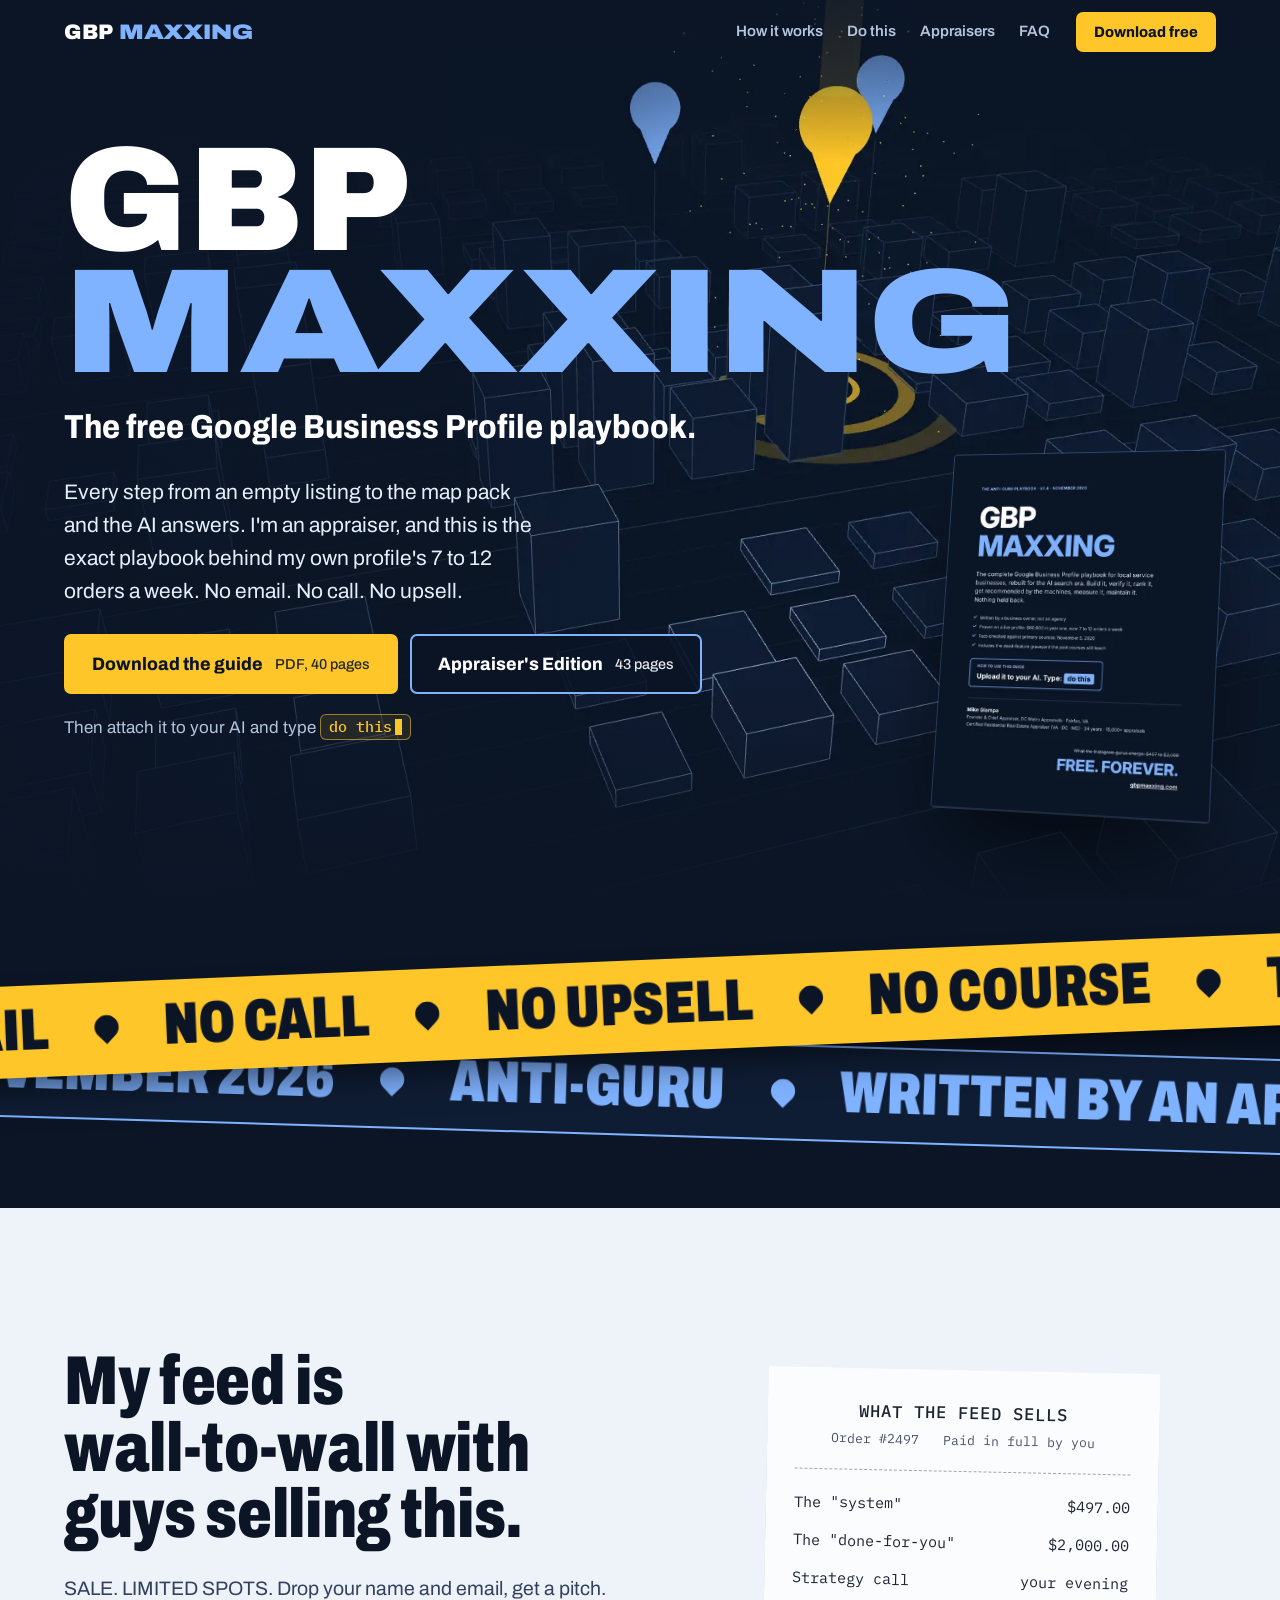
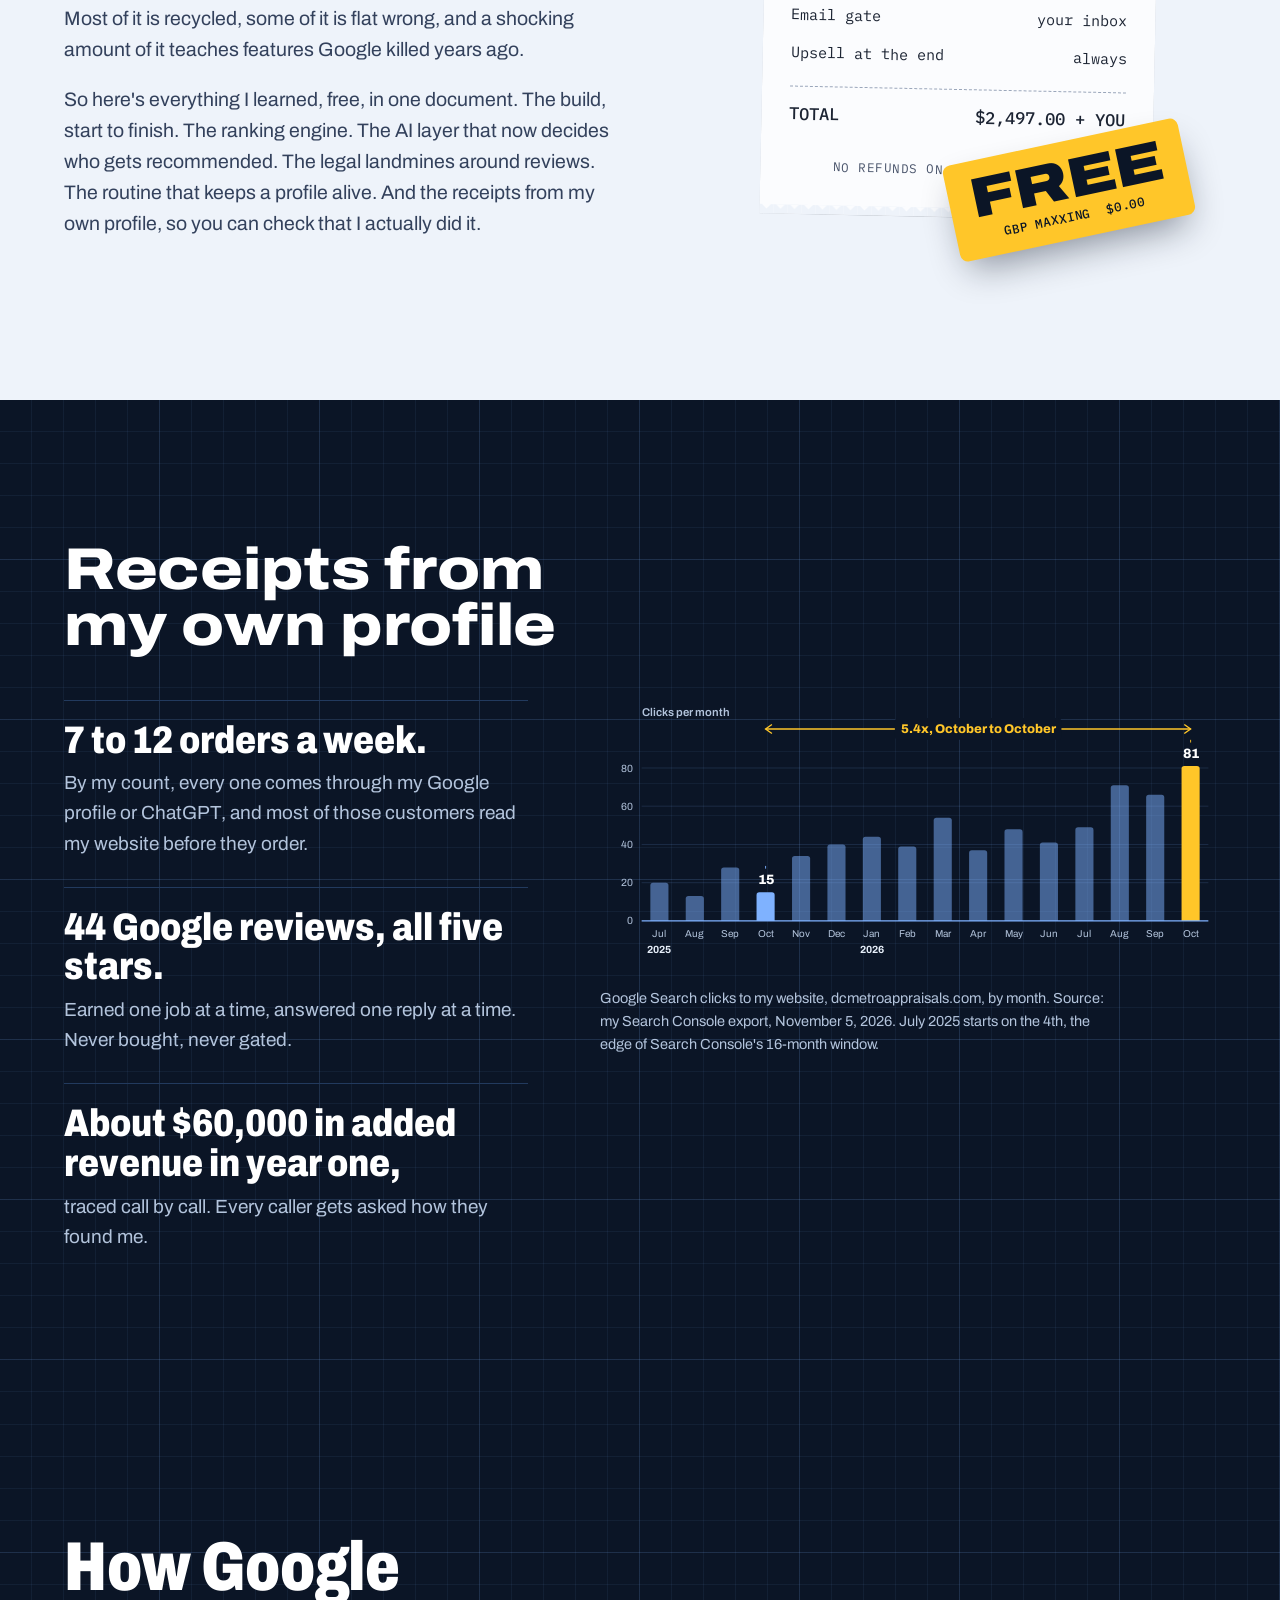
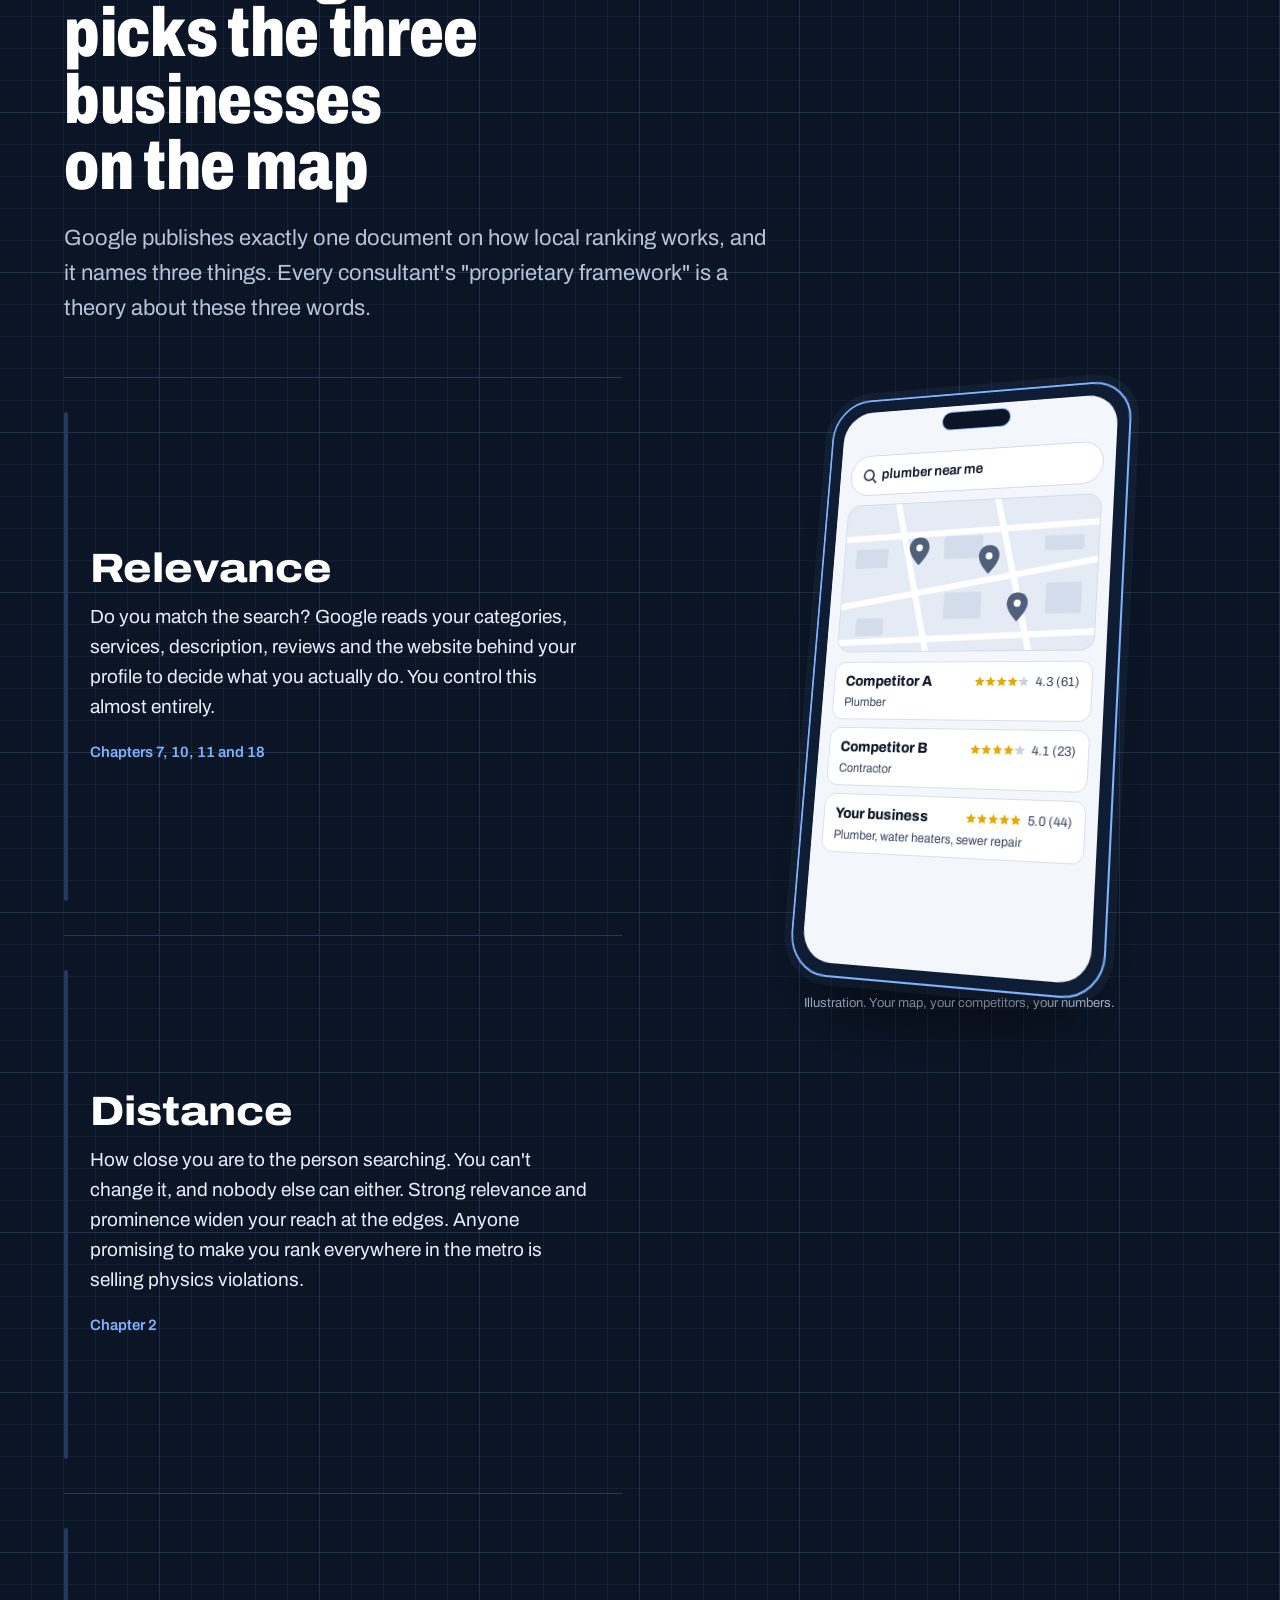
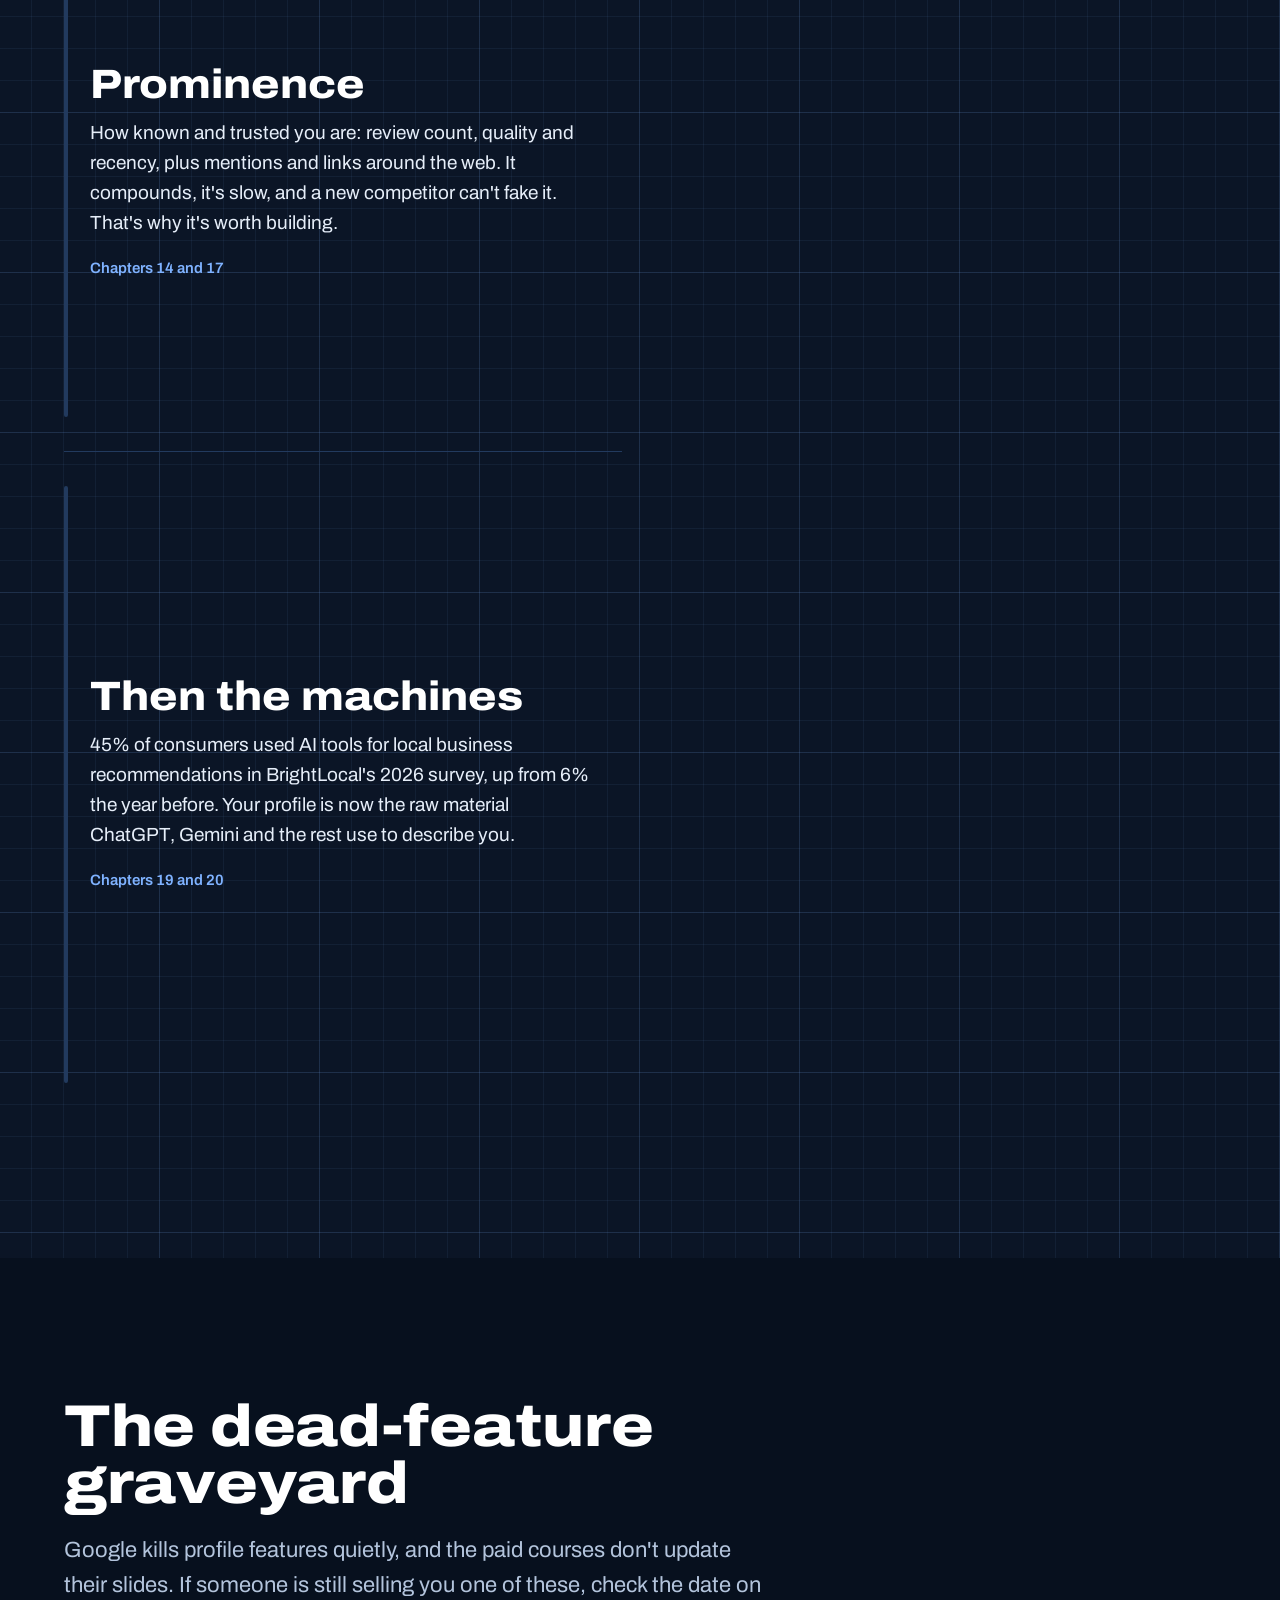
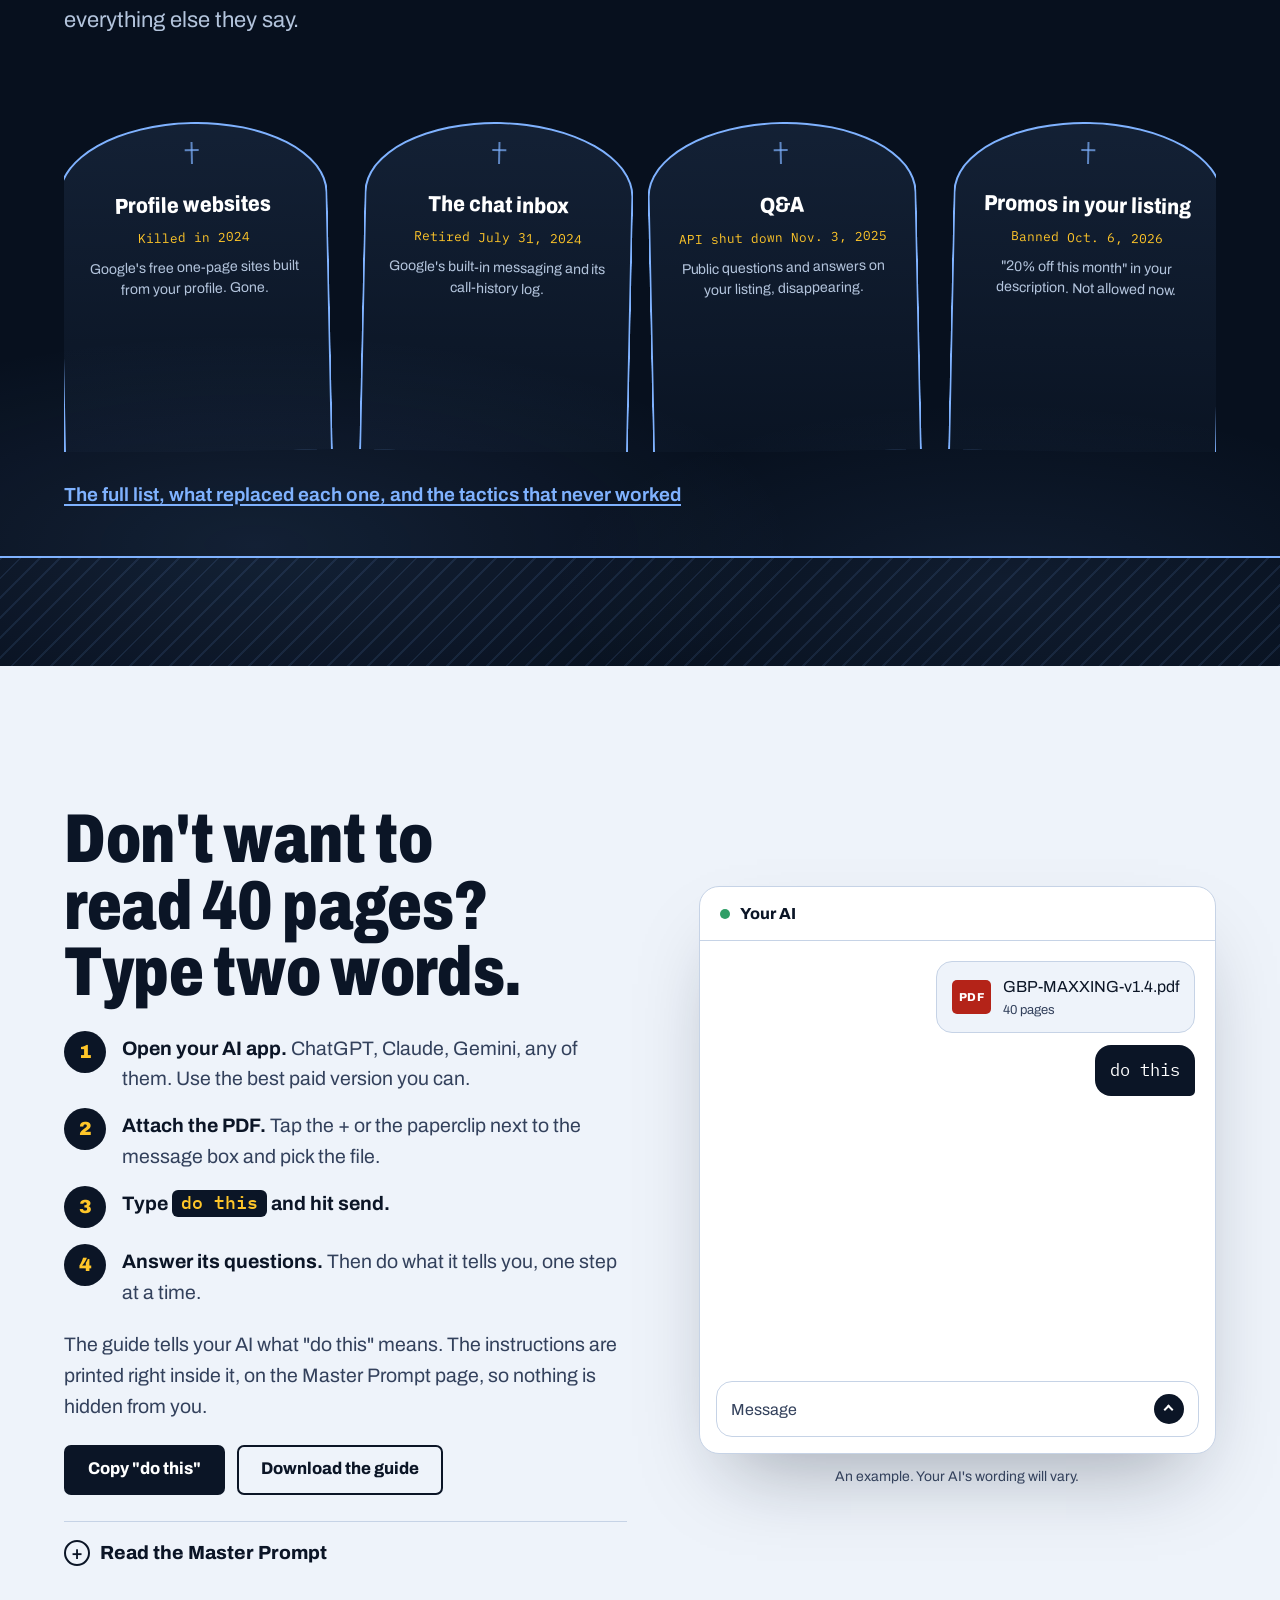
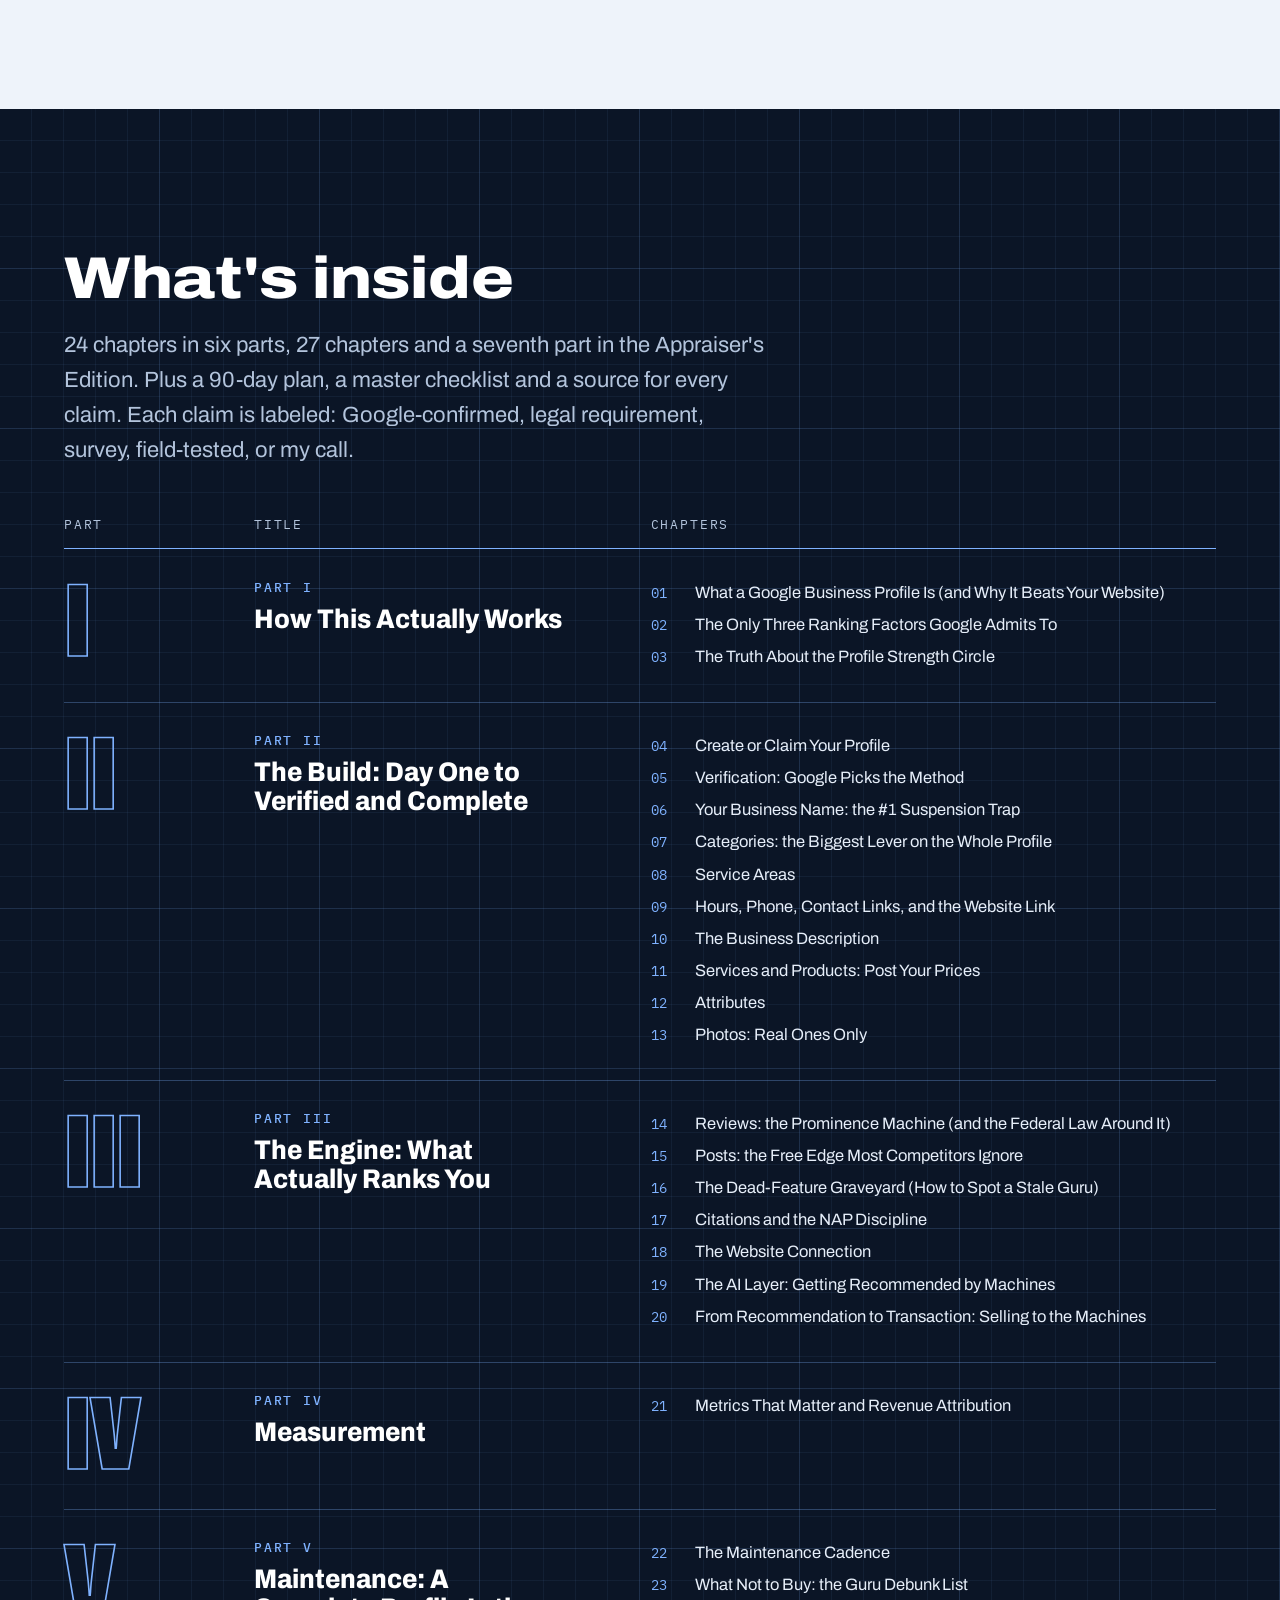
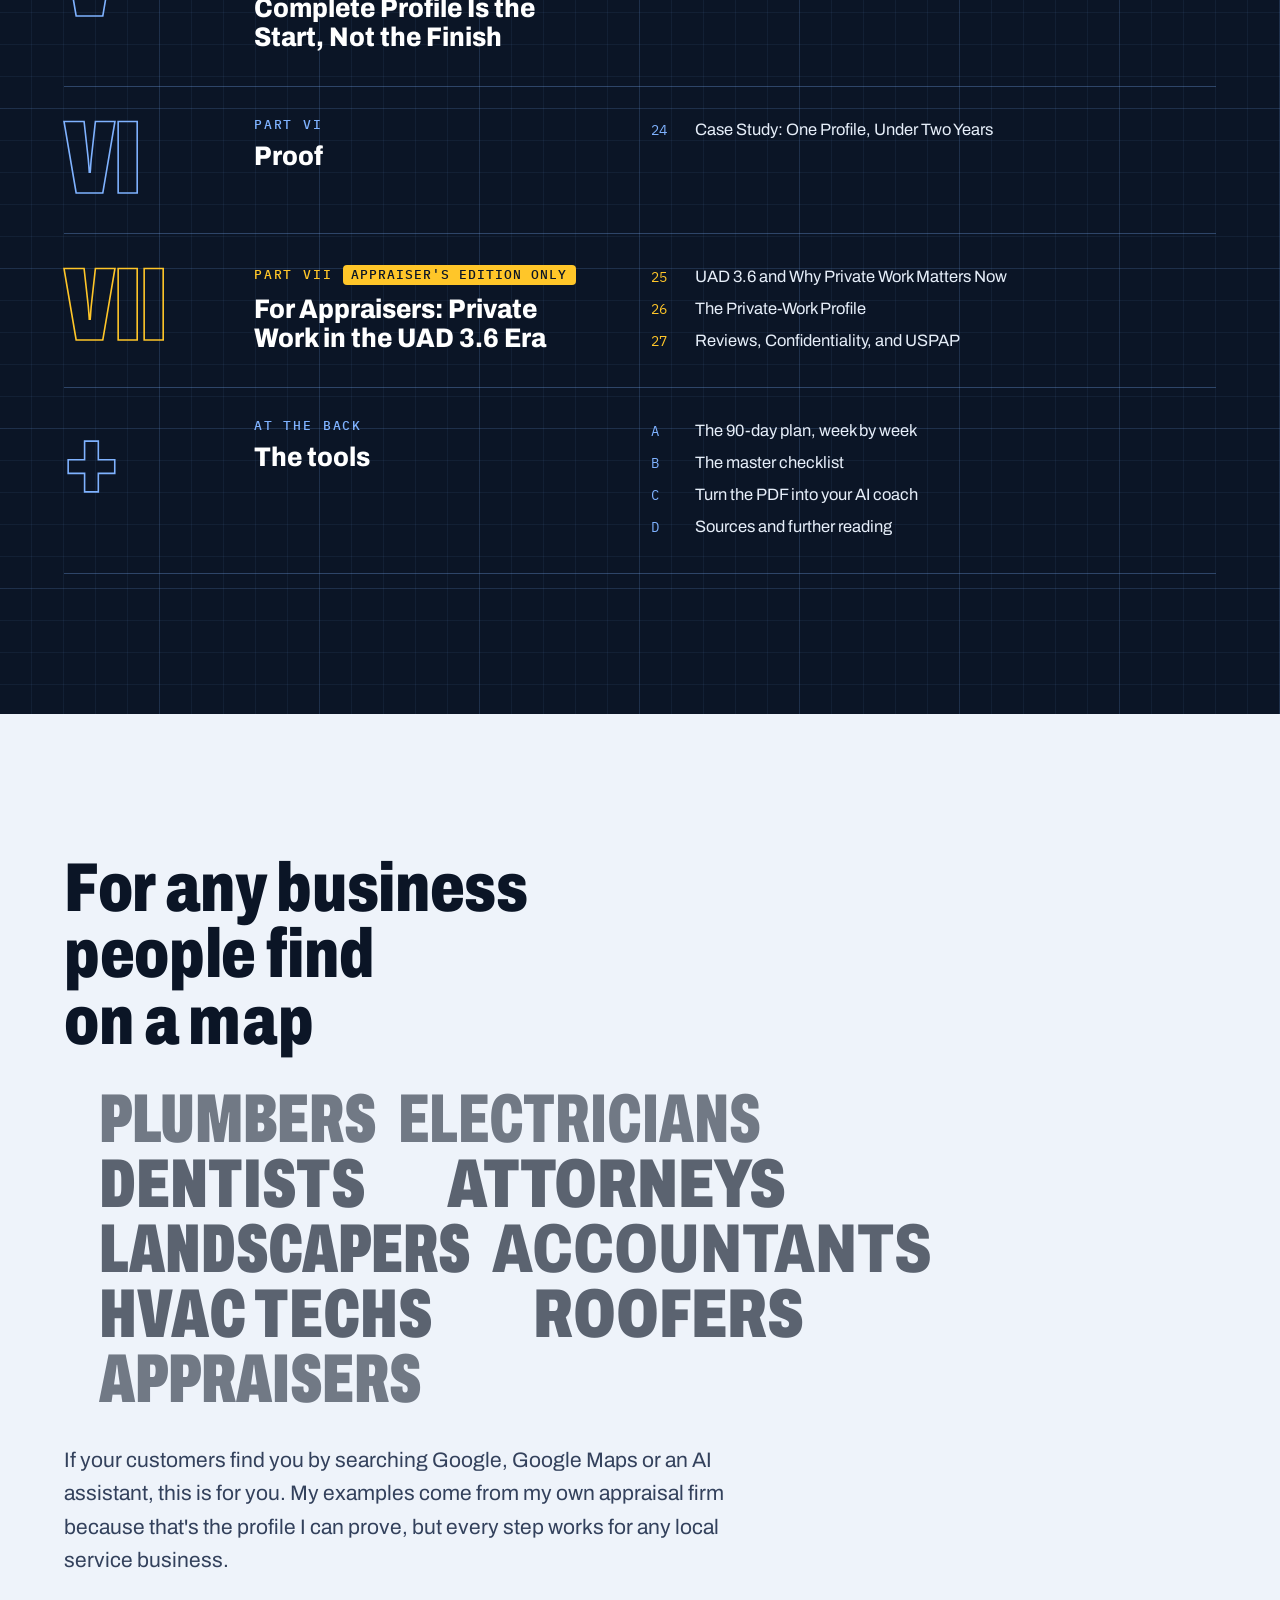
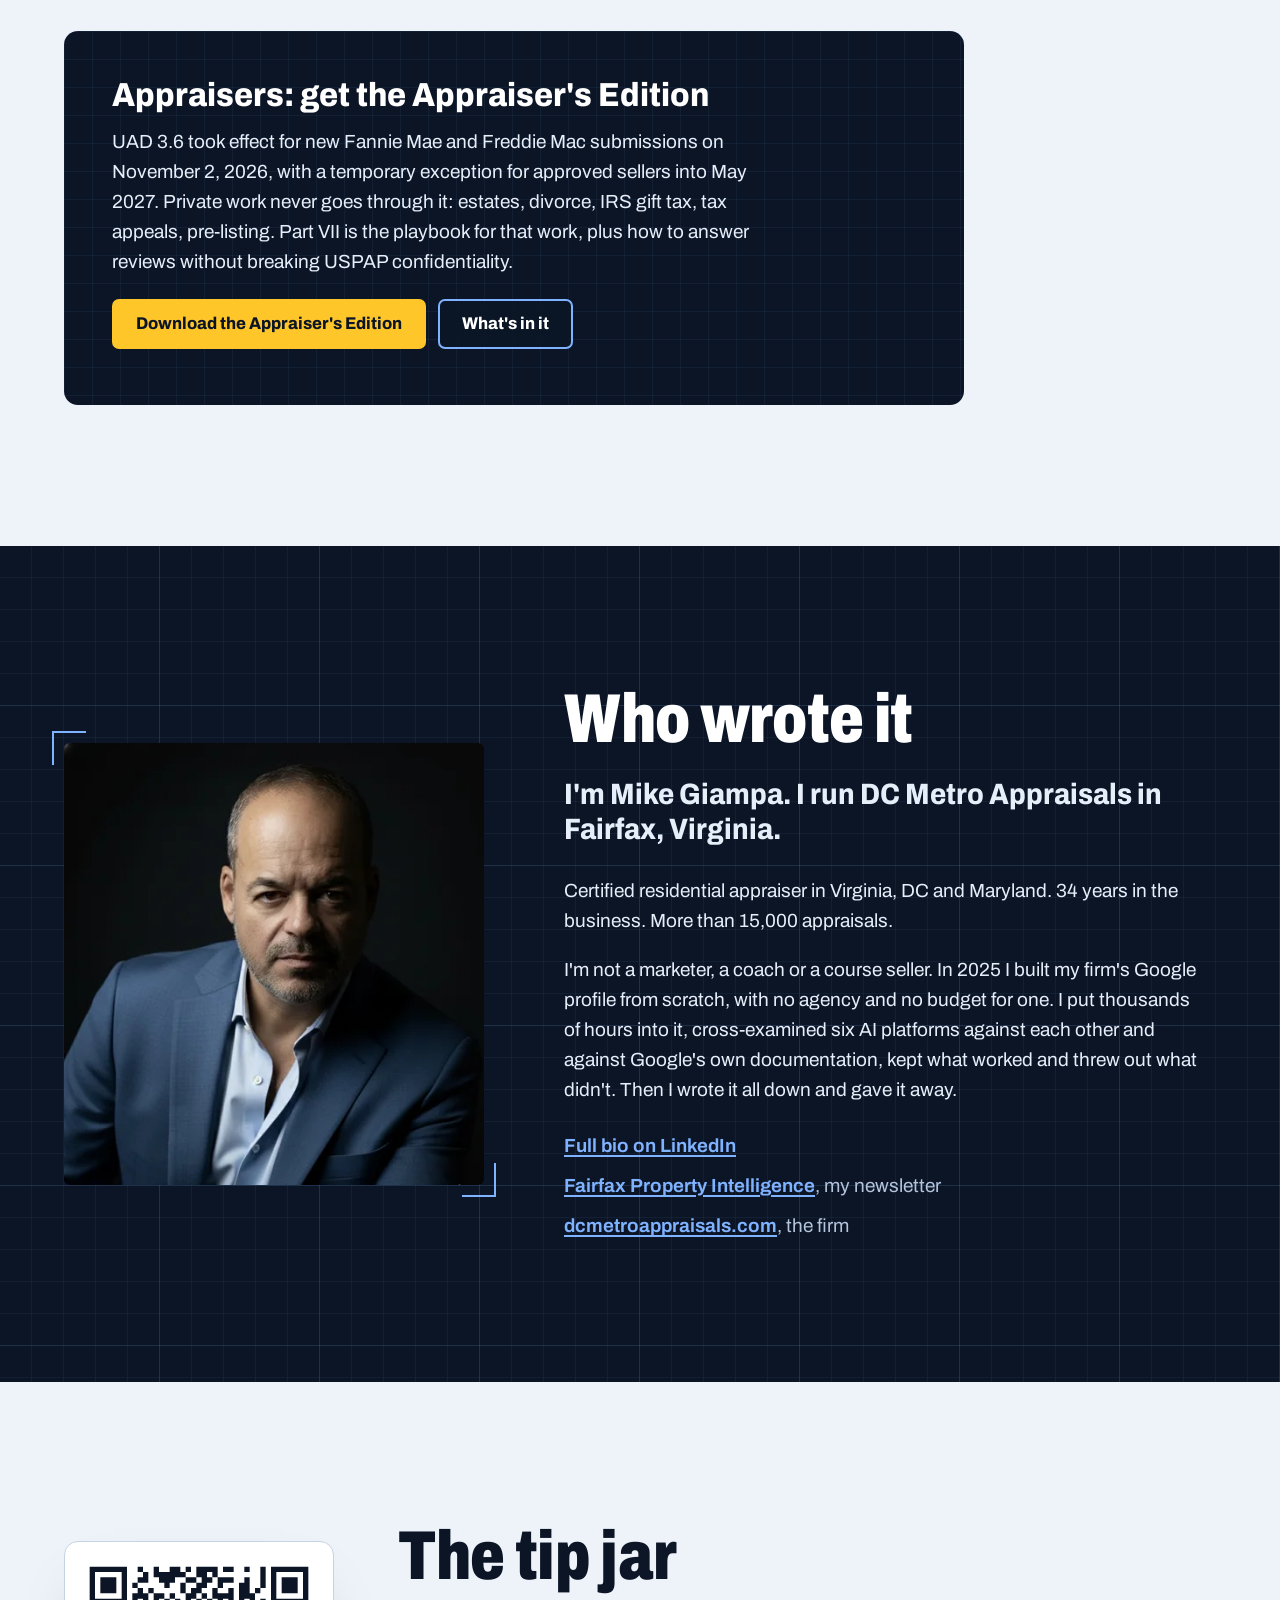
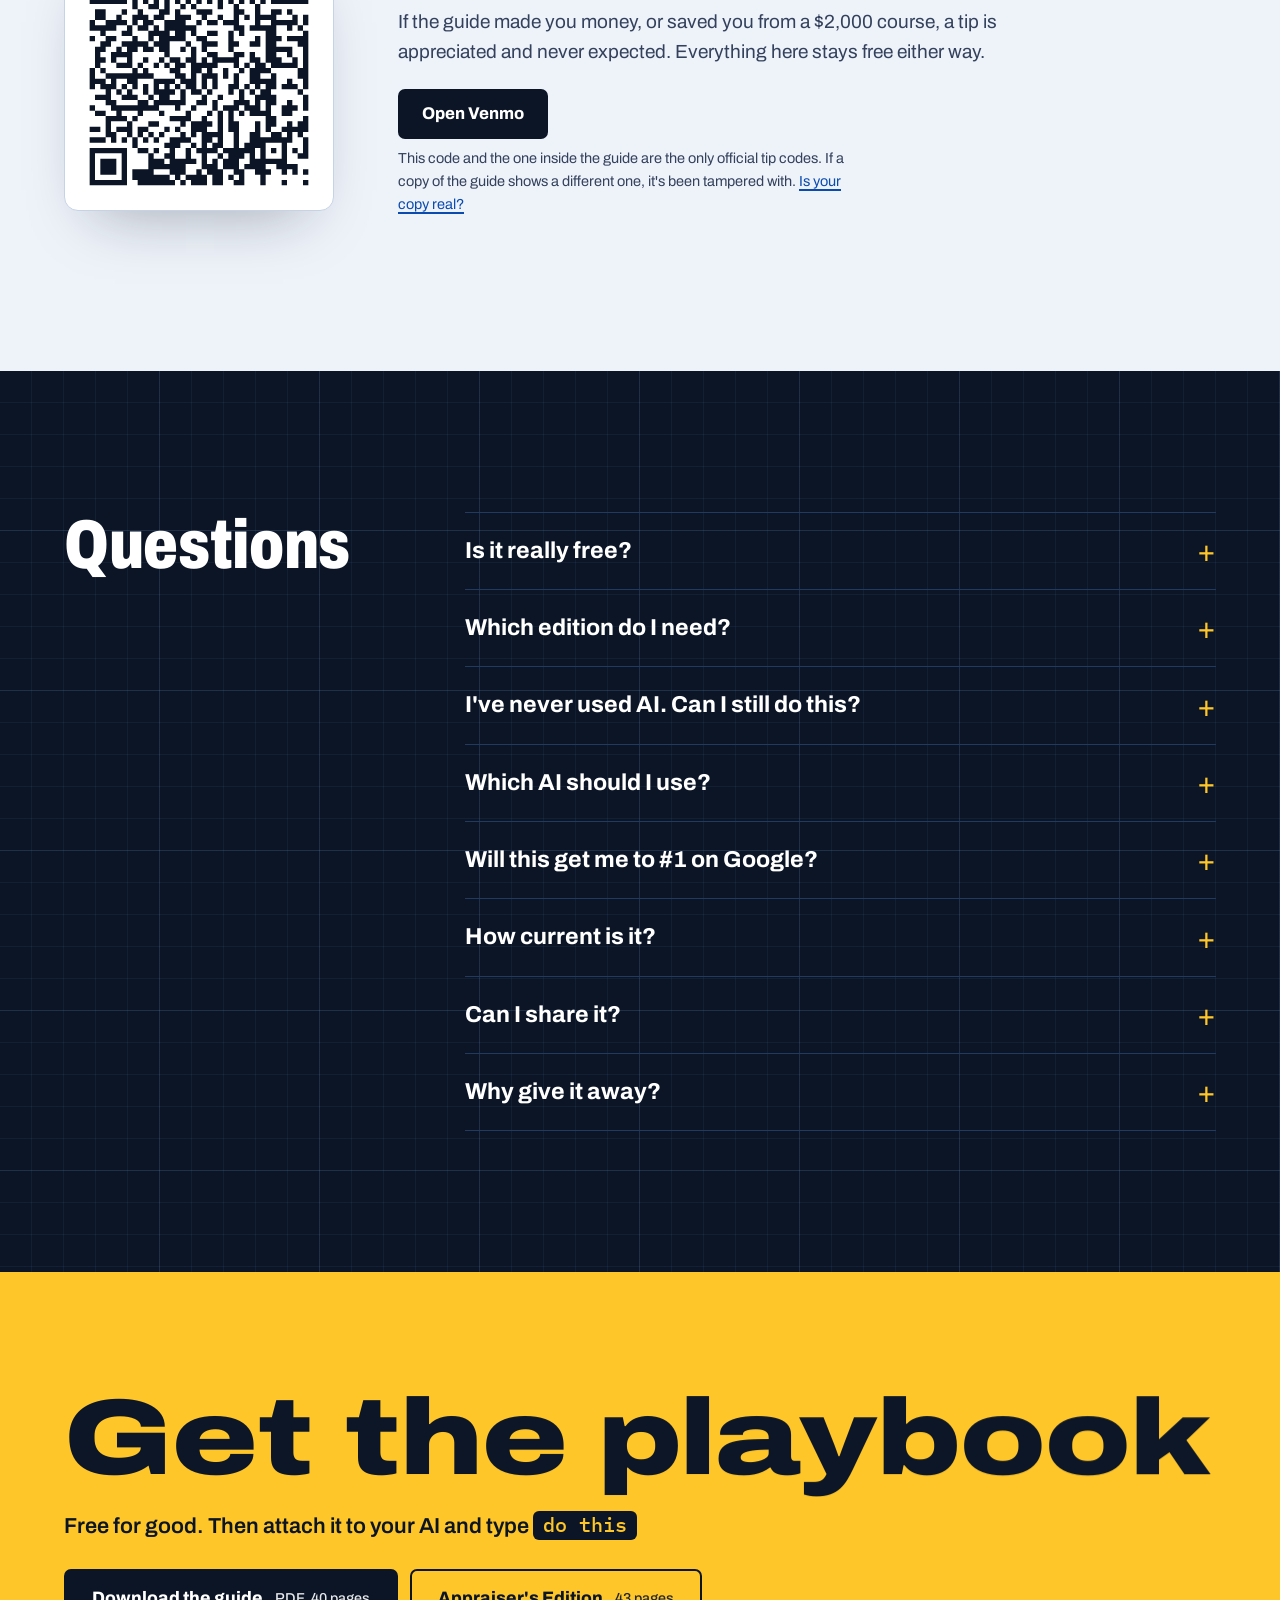
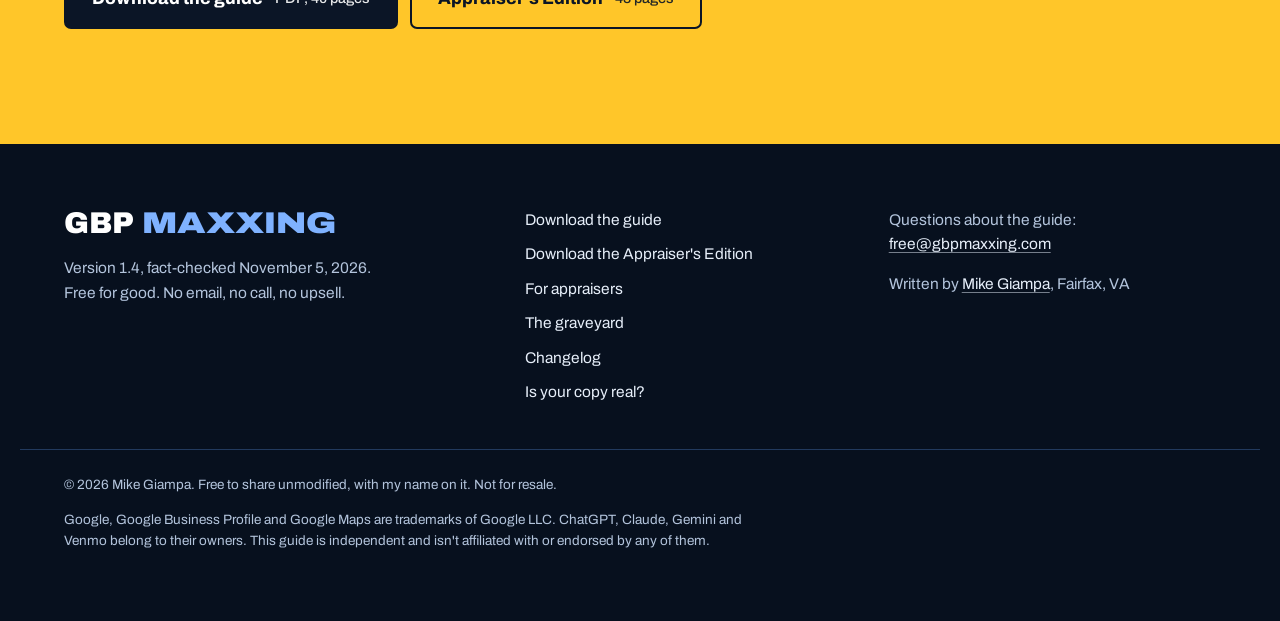
<file: index.html>
<!doctype html>
<html lang="en-US">
<head>
<meta charset="utf-8">
<meta name="viewport" content="width=device-width, initial-scale=1, viewport-fit=cover">
<title>GBP MAXXING: The Free Google Business Profile Playbook (PDF)</title>
<meta name="description" content="A free, 40-page Google Business Profile playbook by an appraiser whose profile now brings 7 to 12 orders a week. No email, no call, no upsell.">
<link rel="canonical" href="https://gbpmaxxing.com/">
<meta name="author" content="Mike Giampa">
<meta name="robots" content="index, follow, max-image-preview:large">
<meta name="theme-color" content="#0B1526">
<meta name="color-scheme" content="dark light">
<meta property="og:type" content="website">
<meta property="og:site_name" content="GBP MAXXING">
<meta property="og:title" content="GBP MAXXING: The Free Google Business Profile Playbook (PDF)">
<meta property="og:description" content="A free, 40-page Google Business Profile playbook by an appraiser whose profile now brings 7 to 12 orders a week. No email, no call, no upsell.">
<meta property="og:url" content="https://gbpmaxxing.com/">
<meta property="og:image" content="https://gbpmaxxing.com/assets/img/og-home-v2.png">
<meta property="og:image:width" content="1200">
<meta property="og:image:height" content="630">
<meta property="og:image:alt" content="GBP MAXXING: the free Google Business Profile playbook">
<meta property="og:locale" content="en_US">
<meta name="twitter:card" content="summary_large_image">
<meta name="twitter:title" content="GBP MAXXING: The Free Google Business Profile Playbook (PDF)">
<meta name="twitter:description" content="A free, 40-page Google Business Profile playbook by an appraiser whose profile now brings 7 to 12 orders a week. No email, no call, no upsell.">
<meta name="twitter:image" content="https://gbpmaxxing.com/assets/img/og-home-v2.png">
<link rel="icon" href="/favicon.ico" sizes="32x32">
<link rel="icon" href="/assets/img/favicon.svg" type="image/svg+xml">
<link rel="icon" href="/assets/img/icon-192.png" type="image/png" sizes="192x192">
<link rel="apple-touch-icon" href="/assets/img/apple-touch-icon.png">
<link rel="manifest" href="/site.webmanifest">
<link rel="preload" href="/assets/fonts/archivo-latin-wdth-normal.woff2" as="font" type="font/woff2" crossorigin>
<style>@font-face{font-family:Archivo Variable;font-style:normal;font-display:swap;font-weight:100 900;font-stretch:62% 125%;src:url(/assets/fonts/archivo-latin-wdth-normal.woff2) format("woff2-variations"),url(/assets/fonts/archivo-latin-wdth-normal.woff2) format("woff2")}@font-face{font-family:Plex Mono;font-style:normal;font-display:swap;font-weight:400;src:url(/assets/fonts/ibm-plex-mono-latin-400-normal.woff2) format("woff2")}@font-face{font-family:Plex Mono;font-style:normal;font-display:swap;font-weight:500;src:url(/assets/fonts/ibm-plex-mono-latin-500-normal.woff2) format("woff2")}:root{--navy: #0B1526;--navy-2: #0F1D34;--navy-3: #142846;--night: #07101E;--blue: #7FB2FF;--blue-ink: #0A4BB0;--yellow: #FFC629;--yellow-2: #FFD866;--vellum: #EEF3FA;--paper: #FBFCFE;--ink: #0B1526;--ink-2: #33415C;--on-dark: #E6EEF9;--on-dark-2: #B3C4DC;--rule-dark: #223A5E;--rule-light: #C6D3E6;--grid: rgba(127, 178, 255, .065);--grid-major: rgba(127, 178, 255, .11);--wrap: 1240px;--gutter: clamp(18px, 4.4vw, 44px);--f: "Archivo Variable", "Archivo", system-ui, -apple-system, "Segoe UI", Roboto, sans-serif;--mono: "Plex Mono", ui-monospace, SFMono-Regular, Menlo, Consolas, monospace;--ease: cubic-bezier(.2, .8, .2, 1)}*,*:before,*:after{box-sizing:border-box}html{-webkit-text-size-adjust:100%;scroll-padding-top:84px}body{margin:0;background:var(--navy);color:var(--on-dark);font-family:var(--f);font-size:clamp(17px,.55vw + 14.5px,19px);line-height:1.58;font-weight:400;font-stretch:100%;-webkit-font-smoothing:antialiased;-moz-osx-font-smoothing:grayscale;text-rendering:optimizeLegibility;overflow-x:clip}img,svg{max-width:100%}img{height:auto;display:block}a{color:inherit;text-underline-offset:.18em;text-decoration-thickness:1.5px}h1,h2,h3{margin:0;line-height:1.02;font-weight:800;text-wrap:balance}p{margin:0 0 1em;text-wrap:pretty}button{font:inherit}.wrap{max-width:var(--wrap);margin:0 auto;padding:0 var(--gutter)}.skip{position:absolute;left:-9999px;top:12px;z-index:100;background:var(--yellow);color:var(--navy);padding:10px 16px;border-radius:6px;font-weight:700}.skip:focus{left:12px}.vh{position:absolute!important;width:1px;height:1px;padding:0;margin:-1px;overflow:hidden;clip:rect(0 0 0 0);clip-path:inset(50%);white-space:nowrap;border:0}:focus-visible{outline:3px solid var(--yellow);outline-offset:3px;border-radius:4px}.vellum :focus-visible,.sub-body :focus-visible,.final :focus-visible{outline-color:var(--navy)}.navy,.sub-hero,.hero{background-color:var(--navy);background-image:linear-gradient(var(--grid-major) 1px,transparent 1px),linear-gradient(90deg,var(--grid-major) 1px,transparent 1px),linear-gradient(var(--grid) 1px,transparent 1px),linear-gradient(90deg,var(--grid) 1px,transparent 1px);background-size:160px 160px,160px 160px,32px 32px,32px 32px;background-position:-1px -1px}.vellum{background:var(--vellum);color:var(--ink)}.sec{position:relative;padding:clamp(80px,11vw,150px) 0}.sec,.hero,.sub-hero,.sub-body{overflow-x:clip}h2{font-size:clamp(38px,5.4vw,78px);font-stretch:76%;font-weight:860;letter-spacing:-.005em;line-height:.96;max-width:15ch}h2.h-wide{font-stretch:116%;font-weight:820;max-width:20ch;font-size:clamp(34px,4.6vw,66px)}.navy h2,.grave h2{color:#fff}.vellum h2{color:var(--ink)}.intro{font-size:clamp(18px,1.2vw + 8px,22px);color:var(--on-dark-2);max-width:54ch;margin-top:22px}.vellum .intro{color:var(--ink-2)}.btn{display:inline-flex;align-items:center;justify-content:center;gap:12px;min-height:50px;padding:12px 22px;border-radius:7px;border:2px solid transparent;font-family:var(--f);font-weight:760;font-stretch:96%;font-size:17px;line-height:1.1;text-decoration:none;cursor:pointer;white-space:nowrap;transition:background-color .2s,border-color .2s,transform .15s var(--ease),color .2s}.btn:active{transform:translateY(1px)}.btn-lg{min-height:60px;padding:14px 26px;font-size:18px}.btn-sm{min-height:40px;padding:8px 16px;font-size:15px}.btn-block{width:100%}.btn-meta{font-weight:500;font-size:.8em;opacity:.9;font-stretch:100%}.btn-primary{background:var(--yellow);color:var(--navy)}.btn-primary:hover{background:var(--yellow-2)}.btn-ghost{border-color:var(--blue);color:#fff;background:#0b1526e0}.btn-ghost:hover{background:#7fb2ff29}.btn-dark{background:var(--navy);color:#fff}.btn-dark:hover{background:var(--navy-3)}.btn-line{border-color:var(--navy);color:var(--navy);background:transparent}.btn-line:hover{background:#0b15260f}.cta-row,.act-row{display:flex;flex-wrap:wrap;gap:12px}.act-row{margin:22px 0 8px}.chip{display:inline-block;font-family:var(--mono);font-weight:500;font-size:.9em;line-height:1.35;padding:.06em .5em .1em;border-radius:6px;background:var(--navy);color:var(--yellow);white-space:nowrap;vertical-align:.04em}.chip-dark{background:#ffc6291a;border:1px solid rgba(255,198,41,.55)}.caret{display:inline-block;width:.5em;height:1.05em;margin-left:3px;vertical-align:-.18em;background:var(--yellow);animation:blink 1.05s steps(1) infinite}@keyframes blink{50%{opacity:0}}.tlink{color:var(--blue);font-weight:650}.tlink:hover{color:#fff}.site-head{position:fixed;inset:0 0 auto;z-index:50;transition:background-color .3s,box-shadow .3s,backdrop-filter .3s}.site-head.is-solid{background:#0b1526e6;-webkit-backdrop-filter:blur(12px);backdrop-filter:blur(12px);box-shadow:0 1px 0 var(--rule-dark)}.head-in{max-width:var(--wrap);margin:0 auto;padding:12px var(--gutter);display:flex;align-items:center;gap:26px}.mark{display:inline-flex;align-items:baseline;gap:.26em;font-weight:900;font-size:21px;line-height:1;color:#fff;text-decoration:none;letter-spacing:.005em}.mark-g{font-stretch:100%}.mark-m{font-stretch:125%;color:var(--blue)}.mark-lg{font-size:30px}.head-nav{display:none;gap:24px;margin-left:auto}.head-nav a{color:var(--on-dark-2);text-decoration:none;font-weight:600;font-size:15px}.head-nav a:hover{color:#fff}.head-in .btn{margin-left:auto}@media(min-width:920px){.head-nav{display:flex}.head-in .btn{margin-left:0}}.hero{position:relative;min-height:100svh;padding:clamp(96px,13vh,132px) 0 clamp(48px,7vh,80px);overflow:hidden;display:flex;align-items:center}.hero-stage{position:absolute;inset:0;z-index:0}.hero-canvas{position:absolute;inset:0;width:100%;height:100%;display:block;opacity:0;transition:opacity .5s ease}.hero-canvas.is-ready{opacity:1}.hero-shade{position:absolute;inset:0;pointer-events:none;background:linear-gradient(90deg,#0b1526e6,#0b15268c 32%,#0b152600 56%),linear-gradient(0deg,var(--navy) 0%,rgba(11,21,38,0) 26%),linear-gradient(180deg,#0b1526b3,#0b152600 18%)}.hero-in{position:relative;z-index:1;width:100%}.hero-title{display:block;margin:0}.wm{display:block;font-weight:900;line-height:.8;text-transform:uppercase;letter-spacing:-.012em}.wm-g,.wm-m{display:block;font-size:clamp(64px,11.6vw,178px)}.wm-g{color:#fff;font-stretch:100%}.wm-m{color:var(--blue);font-stretch:var(--wdth, 125%);margin-top:.02em;white-space:nowrap}.hero-sub{display:block;margin-top:clamp(16px,2.2vw,26px);font-size:clamp(23px,2.6vw,36px);font-weight:760;font-stretch:88%;color:#fff;line-height:1.12;letter-spacing:0;text-transform:none}.hero-grid{display:grid;grid-template-columns:minmax(0,1fr);gap:34px;margin-top:clamp(18px,2.4vw,30px)}.lede{font-size:clamp(18px,.7vw + 13px,21px);color:var(--on-dark);max-width:40ch}.hero .cta-row{margin:26px 0 20px}.dothis-line{font-size:17px;color:var(--on-dark-2)}.hero-cover{margin:0;justify-self:start}.hero-cover img{width:min(320px,56vw);border-radius:3px;transform:perspective(1300px) rotateY(-16deg) rotateX(7deg) rotate(1.5deg);box-shadow:0 50px 90px -20px #0009,0 0 0 1px #7fb2ff4d;transform-origin:40% 60%}@media(min-width:960px){.hero-grid{grid-template-columns:minmax(0,1.3fr) minmax(0,.7fr);align-items:start}.hero-cover{justify-self:end;margin-top:-28px}.hero-cover img{width:min(290px,22vw)}}.no-webgl{background:var(--navy) url(/assets/img/hero-still-wide.webp) center / cover no-repeat}@media(max-width:759px),(max-aspect-ratio:1/1){.no-webgl{background-image:url(/assets/img/hero-still-tall.webp);background-position:center bottom}}.split{display:grid;gap:52px;grid-template-columns:minmax(0,1fr)}@media(min-width:920px){.split{grid-template-columns:minmax(0,1.05fr) minmax(0,.95fr);align-items:center;gap:72px}}.copy p{color:var(--ink-2);max-width:54ch;font-size:clamp(17px,.5vw + 14.5px,19.5px)}.vellum .copy h2{margin-bottom:26px}.receipt-stage{display:flex;justify-content:center;padding:10px 0 30px}.receipt{position:relative;width:min(392px,100%);font-family:var(--mono);color:#1c2433}.r-paper{position:relative;background:var(--paper);padding:30px 28px 38px;box-shadow:0 40px 70px -24px #0b152652,0 2px #0b15260a;transform:rotate(1.2deg)}.r-paper:after{content:"";position:absolute;left:0;right:0;bottom:0;height:9px;background:linear-gradient(45deg,var(--vellum) 50%,transparent 50%) 0 100% / 14px 9px repeat-x,linear-gradient(-45deg,var(--vellum) 50%,transparent 50%) 0 100% / 14px 9px repeat-x}.r-head{text-align:center;font-weight:500;font-size:17px;text-transform:uppercase;letter-spacing:.06em;margin:0 0 4px}.r-sub{text-align:center;font-size:13px;color:#48536a;margin:0 0 20px}.r-items{list-style:none;margin:0;padding:14px 0 6px;border-top:1.5px dashed #9AA6BA}.r-items li,.r-total{display:flex;justify-content:space-between;gap:16px;font-size:15px;padding:7px 0}.r-items li span:last-child{text-align:right}.r-total{border-top:1.5px dashed #9AA6BA;margin:8px 0 0;padding-top:14px;font-weight:500;font-size:17px;text-transform:uppercase}.r-foot{text-align:center;font-size:12.5px;color:#48536a;margin:22px 0 0;text-transform:uppercase;letter-spacing:.04em}.stamp{position:absolute;right:-34px;bottom:-22px;z-index:2;display:grid;justify-items:center;gap:2px;background:var(--yellow);color:var(--navy);padding:14px 22px 12px;border-radius:8px;transform:rotate(-12deg);box-shadow:0 18px 36px -10px #0b152673;font-family:var(--f)}.stamp-big{font-size:56px;font-weight:900;font-stretch:125%;line-height:.9;letter-spacing:.01em}.stamp-small{font-family:var(--mono);font-size:12.5px;font-weight:500}.proof-grid{display:grid;gap:54px;margin-top:46px}@media(min-width:980px){.proof-grid{grid-template-columns:minmax(0,.86fr) minmax(0,1.14fr);align-items:start;gap:72px}}.proof-list{list-style:none;margin:0;padding:0;display:grid;gap:28px}.proof-list li{font-size:clamp(17px,.5vw + 14.5px,19px);color:var(--on-dark-2);border-top:1px solid var(--rule-dark);padding-top:20px}.proof-list strong{display:block;font-size:clamp(28px,3vw,42px);font-stretch:84%;font-weight:850;color:#fff;line-height:1.04;margin-bottom:8px}.chart{margin:0}.chart svg{width:100%;height:auto;display:block;overflow:visible}.chart figcaption{font-size:14.5px;color:var(--on-dark-2);margin-top:16px;max-width:64ch}.how-head{margin-bottom:clamp(30px,4vw,56px)}.how-body{position:relative}.step{position:relative;padding:30px 0 30px 26px;border-top:1px solid var(--rule-dark)}.step:before{content:"";position:absolute;left:0;top:34px;bottom:34px;width:4px;border-radius:2px;background:var(--rule-dark);transition:background-color .35s}.step.is-on:before{background:var(--yellow)}.step h3{font-size:clamp(30px,3.2vw,44px);font-stretch:112%;color:#fff;margin-bottom:12px}.step p{color:var(--on-dark);max-width:46ch}.step .ch{color:var(--blue);font-size:15px;font-weight:600;margin:0}.how-phone-col{position:sticky;top:76px;z-index:0;align-self:start}.ph-note{text-align:center;font-size:13px;color:var(--on-dark-2);margin:12px 0 0}.phone{position:relative;width:min(330px,74vw);margin:0 auto;padding:12px;border:2px solid var(--blue);border-radius:42px;background:var(--navy-2);box-shadow:0 0 0 8px #7fb2ff0f,0 50px 80px -30px #0009}.ph-notch{position:absolute;top:18px;left:50%;width:76px;height:20px;margin-left:-38px;border-radius:12px;background:var(--navy);border:1.5px solid var(--blue);z-index:2}.ph-screen{position:relative;border-radius:32px;overflow:hidden;background:#f3f6fb;color:var(--ink);padding:48px 12px 14px;height:clamp(500px,64vh,620px)}.ph-search{display:flex;align-items:center;gap:8px;background:#fff;border:1px solid #CFD9E8;border-radius:22px;padding:9px 14px;font-size:15px;font-weight:600;color:var(--ink)}.ph-mag{width:13px;height:13px;border:2px solid var(--ink-2);border-radius:50%;position:relative;flex:none}.ph-mag:after{content:"";position:absolute;width:6px;height:2px;background:var(--ink-2);right:-5px;bottom:-3px;transform:rotate(45deg)}.ph-map{margin:10px 0;border-radius:14px;overflow:hidden;background:#e4ebf5;border:1px solid #D3DCEA}.ph-map-svg{display:block;width:100%;height:auto}.ph-map .roads path{stroke:#fff;stroke-width:7;fill:none}.ph-map .blocks rect{fill:#d2dcea}.ph-map .radius{fill:#0a4bb012;stroke:var(--blue-ink);stroke-width:1.5;stroke-dasharray:4 4;opacity:0;transition:opacity .5s}.ph-map .me{fill:var(--blue-ink);stroke:#fff;stroke-width:2.5;opacity:0;transition:opacity .5s}.ph-map .pin path{fill:#50607a;transition:fill .4s}.ph-map .pin circle{fill:#fff}.ph-map .pin-you path{fill:#50607a}.ph-map .pin-you{transition:transform .5s var(--ease)}.ph-results{position:relative;list-style:none;margin:0;padding:0;height:198px}.res{position:absolute;left:0;right:0;top:0;height:60px;display:grid;grid-template-columns:1fr auto;grid-template-rows:auto auto;column-gap:8px;background:#fff;border:1px solid #D6DFEC;border-radius:12px;padding:8px 12px;transition:transform .7s var(--ease),border-color .4s,box-shadow .4s}.res-name{font-weight:760;font-size:15px}.res-meta{font-size:13px;color:var(--ink-2);display:inline-flex;align-items:center;gap:6px;justify-self:end}.res-tag{grid-column:1 / -1;font-size:12.5px;color:var(--ink-2);white-space:nowrap;overflow:hidden;text-overflow:ellipsis;border-radius:4px;transition:background-color .4s,color .4s}.stars{width:58px;height:11px;background:linear-gradient(90deg,#E5A800 var(--fill, 86%),#C9D2DF var(--fill, 86%));-webkit-mask:url("data:image/svg+xml,%3Csvg xmlns='http://www.w3.org/2000/svg' viewBox='0 0 60 11'%3E%3Cg fill='%23000'%3E%3Cpath d='M5.5 0l1.6 3.6 3.9.4-2.9 2.6.8 3.9L5.5 8.5 2.1 10.5l.8-3.9L0 4l3.9-.4z'/%3E%3Cpath transform='translate(12)' d='M5.5 0l1.6 3.6 3.9.4-2.9 2.6.8 3.9L5.5 8.5 2.1 10.5l.8-3.9L0 4l3.9-.4z'/%3E%3Cpath transform='translate(24)' d='M5.5 0l1.6 3.6 3.9.4-2.9 2.6.8 3.9L5.5 8.5 2.1 10.5l.8-3.9L0 4l3.9-.4z'/%3E%3Cpath transform='translate(36)' d='M5.5 0l1.6 3.6 3.9.4-2.9 2.6.8 3.9L5.5 8.5 2.1 10.5l.8-3.9L0 4l3.9-.4z'/%3E%3Cpath transform='translate(48)' d='M5.5 0l1.6 3.6 3.9.4-2.9 2.6.8 3.9L5.5 8.5 2.1 10.5l.8-3.9L0 4l3.9-.4z'/%3E%3C/g%3E%3C/svg%3E") center / 100% 100% no-repeat;mask:url("data:image/svg+xml,%3Csvg xmlns='http://www.w3.org/2000/svg' viewBox='0 0 60 11'%3E%3Cg fill='%23000'%3E%3Cpath d='M5.5 0l1.6 3.6 3.9.4-2.9 2.6.8 3.9L5.5 8.5 2.1 10.5l.8-3.9L0 4l3.9-.4z'/%3E%3Cpath transform='translate(12)' d='M5.5 0l1.6 3.6 3.9.4-2.9 2.6.8 3.9L5.5 8.5 2.1 10.5l.8-3.9L0 4l3.9-.4z'/%3E%3Cpath transform='translate(24)' d='M5.5 0l1.6 3.6 3.9.4-2.9 2.6.8 3.9L5.5 8.5 2.1 10.5l.8-3.9L0 4l3.9-.4z'/%3E%3Cpath transform='translate(36)' d='M5.5 0l1.6 3.6 3.9.4-2.9 2.6.8 3.9L5.5 8.5 2.1 10.5l.8-3.9L0 4l3.9-.4z'/%3E%3Cpath transform='translate(48)' d='M5.5 0l1.6 3.6 3.9.4-2.9 2.6.8 3.9L5.5 8.5 2.1 10.5l.8-3.9L0 4l3.9-.4z'/%3E%3C/g%3E%3C/svg%3E") center / 100% 100% no-repeat}.stars.s4{--fill: 82%}.stars.s5{--fill: 100%}.res-a{transform:translateY(0)}.res-b{transform:translateY(68px)}.res-you{transform:translateY(136px)}.ph-ai{position:absolute;left:12px;right:12px;bottom:14px;background:var(--navy);color:#fff;border-radius:14px;padding:12px 14px;font-size:13.5px;line-height:1.45;transform:translateY(130%);opacity:0;transition:transform .6s var(--ease),opacity .4s}.ph-ai-k{display:block;font-family:var(--mono);font-size:12px;color:var(--yellow);margin-bottom:4px}.phone[data-step="1"] .res-you .res-tag{background:#fff1c2;color:var(--ink)}.phone[data-step="2"] .radius,.phone[data-step="2"] .me{opacity:1}.phone[data-step="3"] .res-you,.phone[data-step="4"] .res-you{transform:translateY(0);border-color:#e5a800;box-shadow:0 10px 24px -12px #e5a800b3}.phone[data-step="3"] .res-a,.phone[data-step="4"] .res-a{transform:translateY(68px)}.phone[data-step="3"] .res-b,.phone[data-step="4"] .res-b{transform:translateY(136px)}.phone[data-step="3"] .pin-you path,.phone[data-step="4"] .pin-you path{fill:#e5a800}.phone[data-step="3"] .pin-you,.phone[data-step="4"] .pin-you{transform:translate(176px,74px) scale(1.35)}.phone[data-step="4"] .ph-ai{transform:none;opacity:1}@media(min-width:980px){.how-body{display:grid;grid-template-columns:minmax(0,1fr) minmax(0,.92fr);gap:80px}.how-phone-col{grid-column:2;grid-row:1}.how-steps{grid-column:1;grid-row:1}.step{min-height:62vh;display:flex;flex-direction:column;justify-content:center}.how-steps .step:last-child{min-height:74vh}}@media(max-width:979px){.how-phone-col{top:62px}.phone{width:min(236px,60vw);border-radius:32px;padding:8px}.ph-screen{height:min(420px,50vh);border-radius:25px;padding:38px 9px 10px}.ph-notch{top:13px;width:56px;height:15px;margin-left:-28px}.ph-search{font-size:13px;padding:7px 11px}.ph-results{height:164px}.res{height:50px;padding:5px 9px;border-radius:10px}.res-name{font-size:13px}.res-meta,.res-tag{font-size:11px}.stars{width:48px;height:9px}.res-b{transform:translateY(56px)}.res-you{transform:translateY(112px)}.phone[data-step="3"] .res-a,.phone[data-step="4"] .res-a{transform:translateY(56px)}.phone[data-step="3"] .res-b,.phone[data-step="4"] .res-b{transform:translateY(112px)}.ph-ai{font-size:11.5px;padding:9px 11px;left:9px;right:9px;bottom:10px}.ph-note{display:none}.how-steps{position:relative;z-index:2;margin-top:6vh}.how-steps .step{background:var(--navy-2);border:1px solid var(--rule-dark);border-radius:12px;padding:20px 18px 20px 30px;margin:0 0 44vh;box-shadow:0 -24px 40px -12px #07101ed9}.how-steps .step:last-child{margin-bottom:8vh}.step:before{left:13px;top:22px;bottom:22px}.step h3{font-size:28px}.step p{font-size:16.5px}}.grave{background:var(--night);padding-bottom:0;overflow:hidden}.grave .intro{color:var(--on-dark-2)}.grave:before{content:"";position:absolute;inset:0;pointer-events:none;background:radial-gradient(ellipse 60% 30% at 20% 88%,rgba(127,178,255,.1),transparent 70%),radial-gradient(ellipse 50% 26% at 78% 92%,rgba(127,178,255,.08),transparent 70%);animation:fog 18s ease-in-out infinite alternate}@keyframes fog{to{transform:translate(4%)}}.stones{position:relative;display:grid;grid-template-columns:repeat(2,minmax(0,1fr));gap:14px;margin-top:54px;align-items:end;overflow:hidden;padding-top:30px}@media(min-width:900px){.stones{grid-template-columns:repeat(4,minmax(0,1fr));gap:26px}}.stone-face{position:relative;text-align:center;padding:clamp(44px,6vw,70px) clamp(12px,1.6vw,22px) 28px;border:2px solid var(--blue);border-bottom:0;border-radius:50% 50% 0 0/22% 22% 0 0;background:linear-gradient(180deg,#7fb2ff1a,#7fb2ff06);min-height:clamp(250px,26vw,330px)}.stone-face:before{content:"";position:absolute;top:18px;left:50%;width:2px;height:22px;margin-left:-1px;background:var(--blue);opacity:.7}.stone-face:after{content:"";position:absolute;top:25px;left:50%;width:14px;height:2px;margin-left:-7px;background:var(--blue);opacity:.7}.stone h3{font-size:clamp(19px,1.7vw,25px);font-stretch:86%;color:#fff}.stone-date{font-family:var(--mono);font-size:clamp(12px,1vw,14px);color:var(--yellow);margin:12px 0 10px}.stone-ep{font-size:clamp(14px,1.1vw,15.5px);color:var(--on-dark-2);margin:0;line-height:1.45}.ground{height:clamp(70px,9vw,110px);border-top:2px solid var(--blue);background:repeating-linear-gradient(-45deg,rgba(127,178,255,.1) 0 2px,transparent 2px 14px)}.grave-more{margin:28px 0 46px}.dothis .copy>p{color:var(--ink-2)}.steps{counter-reset:s;list-style:none;padding:0;margin:28px 0 22px;display:grid;gap:16px}.steps li{counter-increment:s;position:relative;padding-left:58px;min-height:42px;font-size:clamp(17px,.5vw + 14.5px,19.5px);color:var(--ink-2)}.steps li:before{content:counter(s);position:absolute;left:0;top:-3px;width:42px;height:42px;border-radius:50%;background:var(--navy);color:var(--yellow);font-weight:900;font-size:19px;display:grid;place-items:center}.steps strong{color:var(--ink)}.mp{margin-top:26px;border-top:1px solid var(--rule-light);padding-top:16px}.mp summary{cursor:pointer;font-weight:760;color:var(--ink);list-style:none;display:inline-flex;gap:10px;align-items:center}.mp summary::-webkit-details-marker{display:none}.mp summary:before{content:"+";display:grid;place-items:center;width:26px;height:26px;border-radius:50%;border:2px solid var(--ink);font-weight:600;line-height:1;transition:transform .2s}.mp[open] summary:before{transform:rotate(45deg)}.mp-body{font-family:var(--mono);font-size:14px;line-height:1.6;color:var(--ink);background:#fff;border:1px solid var(--rule-light);border-left:4px solid var(--blue-ink);padding:18px;margin:14px 0}.mp-body p:last-child{margin:0}.chat-col{min-width:0}.chat{background:#fff;border:1px solid var(--rule-light);border-radius:20px;box-shadow:0 40px 80px -30px #0b152659;overflow:hidden;color:var(--ink);font-size:16px}.chat-top{display:flex;align-items:center;gap:10px;padding:14px 20px;border-bottom:1px solid var(--rule-light);font-weight:760}.chat-dot{width:10px;height:10px;border-radius:50%;background:#2f9e66}.chat-body{position:relative;padding:20px;display:grid;gap:12px;min-height:440px;align-content:start}.m{max-width:88%;padding:12px 15px;border-radius:16px}.m-file{justify-self:end;display:flex;align-items:center;gap:12px;background:var(--vellum);border:1px solid var(--rule-light)}.m-file small{display:block;font-size:13px;color:var(--ink-2)}.pdf-ico{background:#b42318;color:#fff;font-weight:800;font-size:11.5px;padding:8px 7px;border-radius:5px;letter-spacing:.03em}.m-user{justify-self:end;background:var(--navy);color:#fff;font-family:var(--mono);font-size:17px;border-bottom-right-radius:5px}.m-ai{justify-self:start;background:var(--vellum);border-bottom-left-radius:5px}.m-ai p{margin:0 0 8px}.m-ai ol{margin:0;padding-left:22px}.m-ai li{margin-bottom:3px}.m-dots{position:absolute;left:20px;display:none;gap:5px;padding:14px 16px;background:var(--vellum);border-radius:16px}.m-dots i{width:7px;height:7px;border-radius:50%;background:var(--ink-2);animation:dot 1s infinite ease-in-out}.m-dots i:nth-child(2){animation-delay:.15s}.m-dots i:nth-child(3){animation-delay:.3s}@keyframes dot{0%,to{opacity:.3;transform:translateY(0)}50%{opacity:1;transform:translateY(-3px)}}.chat.is-thinking .m-dots{display:inline-flex}.chat-in{display:flex;justify-content:space-between;align-items:center;margin:0 16px 16px;padding:12px 14px;border:1px solid var(--rule-light);border-radius:16px;color:var(--ink-2)}.chat-send{width:30px;height:30px;border-radius:50%;background:var(--navy);position:relative}.chat-send:after{content:"";position:absolute;left:11px;top:12px;width:7px;height:7px;border-left:2.2px solid #fff;border-top:2.2px solid #fff;transform:rotate(45deg)}.chat-note{font-size:14px;color:var(--ink-2);text-align:center;margin:12px 0 0}@media(min-width:920px){.split-chat{grid-template-columns:minmax(0,1fr) minmax(0,.92fr)}}.inside{overflow:hidden}.toc{--toc-cols: 150px minmax(0, .82fr) minmax(0, 1.3fr);margin-top:48px;position:relative}.toc-head{display:grid;grid-template-columns:var(--toc-cols);gap:0 40px;padding-bottom:12px;border-bottom:1.5px solid var(--blue);font-family:var(--mono);font-size:13px;letter-spacing:.14em;text-transform:uppercase;color:var(--on-dark-2)}.toc-row{position:relative;display:grid;grid-template-columns:var(--toc-cols);gap:0 40px;align-items:start;padding:32px 0 34px}.toc-row:first-of-type .toc-rule{display:none}.toc-rule{position:absolute;left:0;right:0;top:0;height:1px;background:#7fb2ff4d;transform-origin:0 50%;transition:transform .9s cubic-bezier(.65,0,.35,1),background-color .25s}.toc-end{position:relative;display:block}.toc-num{margin:0;font-size:104px;font-weight:900;font-stretch:62%;line-height:.78;letter-spacing:-.01em;color:transparent;-webkit-text-stroke:1.6px var(--blue);transition:opacity .7s ease-out .25s,transform .7s cubic-bezier(.2,.7,.2,1) .25s,-webkit-text-stroke-color .25s}.toc-title{margin:0;font-size:clamp(24px,2.1vw,31px);font-stretch:92%;line-height:1.08;color:#fff}.toc-title .pk{display:flex;flex-wrap:wrap;align-items:center;gap:10px;margin-bottom:10px;font-family:var(--mono);font-size:13px;font-weight:500;letter-spacing:.14em;text-transform:uppercase;color:var(--blue)}.toc-tag{background:var(--yellow);color:var(--navy);border-radius:4px;padding:3px 8px;letter-spacing:.08em}.toc-ch{list-style:none;margin:0;padding:0;display:grid;gap:9px}.toc-ch li{display:grid;grid-template-columns:44px minmax(0,1fr);font-size:16.5px;line-height:1.4;color:var(--on-dark)}.toc-ch .cn{padding-top:3px;font-family:var(--mono);font-size:13.5px;letter-spacing:.04em;color:var(--blue)}.toc-title,.toc-ch li{transition:opacity .5s ease-out,transform .5s cubic-bezier(.2,.7,.2,1);transition-delay:calc(.3s + var(--i, 0) * .05s)}.toc-armed .toc-row:not(.in) .toc-rule,.toc-armed .toc-end:not(.in){transform:scaleX(0)}.toc-armed .toc-row:not(.in) .toc-num{opacity:0;transform:translate(-28px)}.toc-armed .toc-row:not(.in) .toc-title,.toc-armed .toc-row:not(.in) .toc-ch li{opacity:0;transform:translateY(14px)}.toc-end{transition:transform .9s cubic-bezier(.65,0,.35,1)}.toc-appr .toc-num{-webkit-text-stroke-color:var(--yellow)}.toc-appr .toc-title .pk,.toc-appr .cn{color:var(--yellow)}@media(hover:hover)and (pointer:fine){.toc-row:hover .toc-num{-webkit-text-stroke-color:var(--yellow)}.toc-row:hover .toc-rule{background-color:var(--yellow)}}@media(max-width:860px){.toc{--toc-cols: 78px minmax(0, 1fr);margin-top:36px}.toc-head{display:none}.toc-row{gap:16px 20px;padding:26px 0 28px}.toc-row:first-of-type .toc-rule{display:block}.toc-num{font-size:72px}.toc-ch{grid-column:1 / -1}}.for{overflow:hidden}.trades{display:flex;flex-wrap:wrap;gap:.04em .32em;margin:34px 0;font-size:clamp(34px,5.4vw,86px);font-weight:880;line-height:.9;color:var(--ink);text-transform:uppercase;will-change:transform}.trades .t{display:inline-block;flex:none;white-space:nowrap}.t1{font-stretch:62%}.t2{font-stretch:125%;font-weight:820}.t3{font-stretch:84%}.t0{font-stretch:108%}.for-copy{font-size:clamp(18px,.6vw + 14px,21px);color:var(--ink-2);max-width:56ch}.appr-box{margin-top:54px;max-width:900px;border-radius:14px;padding:clamp(26px,4vw,48px);color:var(--on-dark);background-color:var(--navy);background-image:linear-gradient(var(--grid) 1px,transparent 1px),linear-gradient(90deg,var(--grid) 1px,transparent 1px);background-size:28px 28px}.appr-box h3{font-size:clamp(26px,2.6vw,36px);font-stretch:92%;color:#fff;margin-bottom:14px}.appr-box p{color:var(--on-dark);max-width:62ch}.about-grid{display:grid;gap:44px;align-items:center}@media(min-width:960px){.about-grid{grid-template-columns:minmax(0,420px) minmax(0,1fr);gap:80px}}.portrait{position:relative;margin:0;max-width:460px}.portrait img{width:100%;border-radius:6px}.portrait:before,.portrait:after{content:"";position:absolute;width:34px;height:34px;border-color:var(--blue);border-style:solid}.portrait:before{top:-12px;left:-12px;border-width:2px 0 0 2px}.portrait:after{bottom:-12px;right:-12px;border-width:0 2px 2px 0}.about-copy h2{margin-bottom:24px}.about-lead{font-size:clamp(24px,2.3vw,33px);font-weight:760;font-stretch:90%;color:#fff;line-height:1.18}.about-copy p{color:var(--on-dark);max-width:58ch}.about-links{list-style:none;padding:0;margin:26px 0 0;display:grid;gap:10px;color:var(--on-dark-2)}.about-links a{color:var(--blue);font-weight:650}.about-links a:hover{color:#fff}.tip-grid{display:grid;gap:34px;align-items:center}@media(min-width:820px){.tip-grid{grid-template-columns:270px minmax(0,1fr);gap:64px}}.qr{display:block;width:min(270px,72vw);background:#fff;padding:14px;border-radius:14px;border:1px solid var(--rule-light);box-shadow:0 30px 60px -30px #0b152659}.qr svg{width:100%;height:auto;display:block}.qr-sm{width:100%}.tip h2{margin-bottom:18px}.tip p{color:var(--ink-2);max-width:56ch}.fine{font-size:14.5px;color:var(--ink-2)}.tip .fine a,.sub-card .fine a{color:var(--blue-ink)}.faq-grid{display:grid;gap:34px}@media(min-width:980px){.faq-grid{grid-template-columns:minmax(0,.62fr) minmax(0,1.38fr);gap:64px}}.faq-list details{border-top:1px solid var(--rule-dark);padding:20px 0}.faq-list details:last-child{border-bottom:1px solid var(--rule-dark)}.faq-list summary{cursor:pointer;list-style:none;display:flex;justify-content:space-between;align-items:center;gap:18px;font-size:clamp(19px,.8vw + 14px,23px);font-weight:720;color:#fff}.faq-list summary::-webkit-details-marker{display:none}.faq-list summary:after{content:"+";flex:none;color:var(--yellow);font-size:30px;font-weight:400;line-height:.8;transition:transform .2s}.faq-list details[open] summary:after{transform:rotate(45deg)}.faq-list p{margin:14px 0 0;color:var(--on-dark);max-width:64ch}.final{background:var(--yellow);color:var(--navy);padding:clamp(70px,9vw,120px) 0}.final h2{color:var(--navy);font-size:clamp(46px,8.4vw,132px);font-stretch:125%;max-width:none;letter-spacing:-.01em}.final p{font-size:clamp(18px,.6vw + 14px,22px);margin:18px 0 26px;font-weight:600}.final .chip-dark{background:var(--navy);color:var(--yellow);border:0}.final .btn-primary{background:var(--navy);color:#fff}.final .btn-primary:hover{background:var(--navy-3)}.final .btn-ghost{border-color:var(--navy);color:var(--navy);background:transparent}.final .btn-ghost:hover{background:#0b152614}.final-sm h2{font-size:clamp(40px,6vw,88px)}.site-foot{background:var(--night);color:var(--on-dark-2);padding:64px 0 calc(110px + env(safe-area-inset-bottom));font-size:15.5px}@media(min-width:920px){.site-foot{padding-bottom:56px}}.foot-grid{display:grid;gap:36px}@media(min-width:920px){.foot-grid{grid-template-columns:1.3fr 1fr 1fr}}.foot-mark p{margin-top:16px}.foot-nav{display:grid;gap:10px;align-content:start}.foot-nav a,.foot-contact a{color:var(--on-dark);text-decoration:none}.foot-contact a{text-decoration:underline;text-decoration-color:#e6eef980}.foot-nav a:hover,.foot-contact a:hover{text-decoration:underline;text-decoration-color:currentColor;color:#fff}.foot-legal{margin-top:44px;padding-top:24px;border-top:1px solid var(--rule-dark);font-size:13.5px}.foot-legal p{max-width:90ch}.dock{position:fixed;left:0;right:0;bottom:0;z-index:45;padding:10px var(--gutter) calc(10px + env(safe-area-inset-bottom));background:#0b1526f0;-webkit-backdrop-filter:blur(10px);backdrop-filter:blur(10px);border-top:1px solid var(--rule-dark);transform:translateY(110%);transition:transform .35s var(--ease)}.dock.is-on{transform:none}.dock .btn{width:100%}@media(min-width:920px){.dock{display:none}}.route{display:none}@media(min-width:1400px){.route{position:fixed;left:22px;top:50%;transform:translateY(-50%);z-index:30;display:flex;flex-direction:column;gap:18px;padding:6px 0}.route-line{position:absolute;left:5px;top:0;bottom:0;width:2px;background:var(--rule-dark);border-radius:1px}.route-fill{position:absolute;inset:0;background:var(--blue);transform-origin:top;transform:scaleY(0);border-radius:1px}.route-pt{position:relative;display:flex;align-items:center;gap:12px;text-decoration:none}.route-pt:before{content:"";width:12px;height:12px;border-radius:50%;background:var(--navy);border:2px solid var(--blue);transition:background-color .3s,border-color .3s,transform .3s}.route-pt.is-on:before{background:var(--yellow);border-color:var(--yellow);transform:scale(1.25)}.route-lbl{font-size:13px;font-weight:650;color:var(--on-dark-2);opacity:0;transform:translate(-4px);transition:opacity .2s,transform .2s;white-space:nowrap;background:#0b1526e6;padding:3px 8px;border-radius:5px}.route-pt:hover .route-lbl,.route-pt:focus-visible .route-lbl,.route-pt.is-on .route-lbl{opacity:1;transform:none}.route.on-light .route-lbl{color:var(--ink);background:#eef3faf2}}.sub-hero{padding:clamp(118px,15vh,160px) 0 clamp(52px,7vw,84px)}.crumbs ol{list-style:none;display:flex;flex-wrap:wrap;gap:8px;padding:0;margin:0 0 22px;font-size:15px;color:var(--on-dark-2)}.crumbs li+li:before{content:"/";margin-right:8px;color:var(--blue)}.crumbs a{color:var(--blue);font-weight:600}.sub-hero h1{font-size:clamp(40px,6vw,86px);font-stretch:82%;font-weight:870;color:#fff;max-width:17ch;line-height:.98}.sub-lede{font-size:clamp(18px,.8vw + 14px,23px);color:var(--on-dark);max-width:54ch;margin:22px 0 0}.nf .cta-row{margin-top:32px}.nf{min-height:72vh;display:flex;align-items:center}.sub-body{background:var(--vellum);color:var(--ink);padding:clamp(56px,7vw,96px) 0 clamp(72px,9vw,120px)}.prose h2{font-size:clamp(28px,3vw,42px);font-stretch:88%;color:var(--ink);margin:52px 0 18px;max-width:26ch;line-height:1.04}.prose>h2:first-child,.prose .sub-split>div>h2:first-child,.release:first-child h2{margin-top:0}.prose p,.prose li{color:var(--ink-2);max-width:68ch}.prose li{margin-bottom:8px}.prose a:not(.btn){color:var(--blue-ink)}.prose strong{color:var(--ink)}.sub-split{display:grid;gap:44px}@media(min-width:980px){.sub-split{grid-template-columns:minmax(0,1fr) 320px;gap:64px;align-items:start}}.sub-card{background:#fff;border:1px solid var(--rule-light);border-radius:14px;padding:20px;display:grid;gap:12px;align-self:start}@media(min-width:980px){.sub-card{position:sticky;top:96px}}.sub-card img{border-radius:4px;box-shadow:0 20px 40px -20px #0b152673}.sub-card .fine{margin:0}.grave-table{border-bottom:1px solid var(--rule-light)}.gt-row{display:grid;gap:6px 36px;padding:22px 0;border-top:1px solid var(--rule-light)}@media(min-width:820px){.gt-row{grid-template-columns:280px minmax(0,1fr)}}.gt-name h3{font-size:22px;font-stretch:90%;color:var(--ink);line-height:1.15}.gt-date{font-family:var(--mono);font-size:14px;color:var(--blue-ink);margin:6px 0 0}.gt-body p{margin-bottom:.6em}.gt-body p:last-child{margin-bottom:0}.chap-list{padding-left:34px}.chap-list li::marker{font-weight:800;color:var(--blue-ink)}.checks{padding-left:26px}.checks li{margin-bottom:14px}.checks li::marker{font-weight:800;color:var(--blue-ink)}.release+.release{margin-top:56px}.rel-date{display:block;font-family:var(--mono);font-weight:500;font-stretch:100%;font-size:16px;color:var(--blue-ink);margin-top:10px}.src li{font-size:16px}.sub-body .chip{font-size:.86em}.ch{display:inline-block;will-change:transform}.wd{display:inline-block;white-space:nowrap}.ticker{position:relative;background:var(--navy);padding:clamp(34px,5vw,60px) 0 clamp(44px,6vw,72px);overflow:hidden}.tape{display:flex;white-space:nowrap;font-family:var(--f);font-weight:900;font-stretch:72%;text-transform:uppercase;font-size:clamp(30px,4.6vw,64px);line-height:1;padding:.26em 0 .3em;width:110%;margin-left:-5%}.tape-track{display:flex;align-items:center;flex:none;will-change:transform}.tape span{padding:0 .08em}.tape-a{background:var(--yellow);color:var(--navy);transform:rotate(-2.4deg);position:relative;z-index:2;box-shadow:0 22px 44px -18px #000000bf}.tape-b{background:var(--navy-2);color:var(--blue);border-top:2px solid var(--blue);border-bottom:2px solid var(--blue);transform:rotate(1.7deg);margin-top:-12px}.tpin{display:inline-block;flex:none;width:.4em;height:.4em;margin:0 .7em;border-radius:50% 50% 50% 0;transform:rotate(-45deg);background:currentColor}.cursor-dot,.cursor-ring{position:fixed;left:0;top:0;pointer-events:none;z-index:9999;border-radius:50%;opacity:0;transition:opacity .3s,width .25s,height .25s,margin .25s,background-color .25s,border-color .25s}.cursor-dot{width:8px;height:8px;margin:-4px 0 0 -4px;background:var(--yellow);mix-blend-mode:normal}.cursor-ring{width:40px;height:40px;margin:-20px 0 0 -20px;border:1.5px solid var(--blue)}.has-cursor .cursor-dot,.has-cursor .cursor-ring{opacity:1}.cursor-ring.is-hot{width:70px;height:70px;margin:-35px 0 0 -35px;border-color:var(--yellow);background:#ffc62924}.stone{transform-origin:50% 100%}@media(max-width:700px){.wm-g,.wm-m{font-size:13.4vw}.hero{align-items:flex-start}.hero-cover{display:none}.hero-shade{background:linear-gradient(180deg,rgba(11,21,38,.9) 0%,rgba(11,21,38,.84) 60%,rgba(11,21,38,.05) 76%,rgba(11,21,38,.05) 94%,var(--navy) 100%)}.hero .btn-lg{width:100%;justify-content:space-between}.res-meta .stars{display:none}.res-name{white-space:nowrap;overflow:hidden;text-overflow:ellipsis}.phone{width:min(256px,66vw)}}@media(max-width:979px){.how-body{display:flex;flex-direction:column}.how-phone-col{order:-1;position:sticky;top:62px;align-self:center;width:100%}}@media(prefers-reduced-motion:reduce){*,*:before,*:after{animation:none!important;transition:none!important;scroll-behavior:auto!important}.hero-canvas{opacity:1}}</style>
<script type="application/ld+json">{"@context":"https://schema.org","@graph":[{"@type":"WebSite","@id":"https://gbpmaxxing.com/#website","url":"https://gbpmaxxing.com/","name":"GBP MAXXING","alternateName":["GBPMAXXING","gbpmaxxing.com","GBP MAXXING Playbook"],"description":"The free Google Business Profile playbook.","inLanguage":"en-US","publisher":{"@id":"https://gbpmaxxing.com/#mike"}},{"@type":"Person","@id":"https://gbpmaxxing.com/#mike","name":"Mike Giampa","jobTitle":"Founder and Chief Appraiser","description":"Certified residential real estate appraiser in Virginia, Washington DC and Maryland. 34 years in the business, more than 15,000 appraisals.","worksFor":{"@type":"Organization","name":"DC Metro Appraisals","url":"https://dcmetroappraisals.com/"},"address":{"@type":"PostalAddress","addressLocality":"Fairfax","addressRegion":"VA","addressCountry":"US"},"image":"https://gbpmaxxing.com/assets/img/mike-giampa-960.jpg","url":"https://gbpmaxxing.com/#about","sameAs":["https://www.linkedin.com/in/mike-giampa-appraiser/"],"knowsAbout":["Google Business Profile","Local search","AI search","Residential real estate appraisal"]},{"@type":"WebPage","@id":"https://gbpmaxxing.com/#webpage","url":"https://gbpmaxxing.com/","name":"GBP MAXXING: The Free Google Business Profile Playbook (PDF)","description":"A free, 40-page Google Business Profile playbook by an appraiser whose profile now brings 7 to 12 orders a week. No email, no call, no upsell.","isPartOf":{"@id":"https://gbpmaxxing.com/#website"},"inLanguage":"en-US","dateModified":"2026-11-05","author":{"@id":"https://gbpmaxxing.com/#mike"},"primaryImageOfPage":{"@type":"ImageObject","url":"https://gbpmaxxing.com/assets/img/og-home-v2.png","width":1200,"height":630},"about":{"@id":"https://gbpmaxxing.com/#guide"}},{"@type":"Book","@id":"https://gbpmaxxing.com/#guide","name":"GBP MAXXING: The Free Google Business Profile Playbook","author":{"@id":"https://gbpmaxxing.com/#mike"},"publisher":{"@id":"https://gbpmaxxing.com/#mike"},"bookFormat":"https://schema.org/EBook","inLanguage":"en-US","isAccessibleForFree":true,"version":"1.4","datePublished":"2026-11-05","dateModified":"2026-11-05","numberOfPages":40,"url":"https://gbpmaxxing.com/","image":"https://gbpmaxxing.com/assets/img/cover-lsb.jpg","copyrightHolder":{"@id":"https://gbpmaxxing.com/#mike"},"copyrightYear":2026,"offers":{"@type":"Offer","price":"0","priceCurrency":"USD","availability":"https://schema.org/InStock","url":"https://gbpmaxxing.com/downloads/GBP-MAXXING-v1.4.pdf"},"encoding":{"@type":"MediaObject","contentUrl":"https://gbpmaxxing.com/downloads/GBP-MAXXING-v1.4.pdf","encodingFormat":"application/pdf"},"about":["Google Business Profile","Local SEO","AI search"]},{"@type":"Book","@id":"https://gbpmaxxing.com/appraisers/#guide","name":"GBP MAXXING: Appraiser's Edition","author":{"@id":"https://gbpmaxxing.com/#mike"},"publisher":{"@id":"https://gbpmaxxing.com/#mike"},"bookFormat":"https://schema.org/EBook","inLanguage":"en-US","isAccessibleForFree":true,"version":"1.4","datePublished":"2026-11-05","dateModified":"2026-11-05","numberOfPages":43,"url":"https://gbpmaxxing.com/appraisers/","image":"https://gbpmaxxing.com/assets/img/cover-appr.jpg","copyrightHolder":{"@id":"https://gbpmaxxing.com/#mike"},"copyrightYear":2026,"offers":{"@type":"Offer","price":"0","priceCurrency":"USD","availability":"https://schema.org/InStock","url":"https://gbpmaxxing.com/downloads/GBP-MAXXING-v1.4-Appraisers-Edition.pdf"},"encoding":{"@type":"MediaObject","contentUrl":"https://gbpmaxxing.com/downloads/GBP-MAXXING-v1.4-Appraisers-Edition.pdf","encodingFormat":"application/pdf"},"about":["Google Business Profile","Residential real estate appraisal","UAD 3.6"]},{"@type":"FAQPage","@id":"https://gbpmaxxing.com/#faq","mainEntity":[{"@type":"Question","name":"Is it really free?","acceptedAnswer":{"@type":"Answer","text":"Yes. No email, no sign-up, no call, no upsell. Download it and it's yours. There's a tip jar if you want it, and that's the end of it."}},{"@type":"Question","name":"Which edition do I need?","acceptedAnswer":{"@type":"Answer","text":"Any local service business: the regular guide. Appraisers: the Appraiser's Edition. It's the same guide plus Part VII on UAD 3.6 and private work."}},{"@type":"Question","name":"I've never used AI. Can I still do this?","acceptedAnswer":{"@type":"Answer","text":"Yes. Open ChatGPT, Claude or Gemini, attach the PDF, and type do this. It asks you five questions about your business, then walks you through the build one step at a time."}},{"@type":"Question","name":"Which AI should I use?","acceptedAnswer":{"@type":"Answer","text":"The best paid version of whichever one you already use, with web search turned on. Free tiers run lighter models with tighter limits, and this job means reading a long document and checking live sources."}},{"@type":"Question","name":"Will this get me to #1 on Google?","acceptedAnswer":{"@type":"Answer","text":"Nobody can promise that, and anyone who does is lying or about to get you suspended. What you get here is the full playbook inside Google's rules, and the weekly routine that keeps it working."}},{"@type":"Question","name":"How current is it?","acceptedAnswer":{"@type":"Answer","text":"Version 1.4, fact-checked against primary sources on November 5, 2026. When Google changes something, the guide gets updated here, and the changelog shows what moved."}},{"@type":"Question","name":"Can I share it?","acceptedAnswer":{"@type":"Answer","text":"Please do. Send it to anyone it can help. Keep my name on it and don't sell it."}},{"@type":"Question","name":"Why give it away?","acceptedAnswer":{"@type":"Answer","text":"Because my feed is full of guys charging $2,000 for this, and a lot of what they sell is wrong or dead. It worked for my business. It should work for yours."}}]}]}</script>
<script>document.documentElement.classList.add('js');</script>
</head>
<body class="page-home">
<a class="skip" href="#main">Skip to content</a>
<header class="site-head" data-head>
  <div class="head-in">
    <a class="mark" href="/" aria-label="GBP MAXXING home"><span class="mark-g">GBP</span> <span class="mark-m">MAXXING</span></a>
    <nav class="head-nav" aria-label="Main">
      <a href="/#how">How it works</a>
      <a href="/#do-this">Do this</a>
      <a href="/appraisers/">Appraisers</a>
      <a href="/#faq">FAQ</a>
    </nav>
    <a class="btn btn-primary btn-sm" href="/downloads/GBP-MAXXING-v1.4.pdf" download data-dl="lsb-header">Download free</a>
  </div>
</header>
<main id="main">

<section class="hero" id="top" data-section="Start">
  <div class="hero-stage" aria-hidden="true">
    <canvas class="hero-canvas" data-hero-canvas></canvas>
    <div class="hero-shade"></div>
  </div>
  <div class="wrap hero-in">
    <h1 class="hero-title">
      <span class="wm" data-wm><span class="wm-g">GBP</span> <span class="wm-m" data-wm-max>MAXXING</span></span>
      <span class="hero-sub">The free Google Business Profile playbook.</span>
    </h1>
    <div class="hero-grid">
      <div class="hero-copy">
        <p class="lede">Every step from an empty listing to the map pack and the AI answers. I'm an appraiser, and this is the exact playbook behind my own profile's 7 to 12 orders a week. No email. No call. No upsell.</p>
        <div class="cta-row">
          <a class="btn btn-primary btn-lg" href="/downloads/GBP-MAXXING-v1.4.pdf" download data-dl="lsb-hero">Download the guide <span class="btn-meta">PDF, 40 pages</span></a>
          <a class="btn btn-ghost btn-lg" href="/downloads/GBP-MAXXING-v1.4-Appraisers-Edition.pdf" download data-dl="appr-hero">Appraiser's Edition <span class="btn-meta">43 pages</span></a>
        </div>
        <p class="dothis-line">Then attach it to your AI and type <span class="chip chip-dark">do this<span class="caret" aria-hidden="true"></span></span></p>
      </div>
      <figure class="hero-cover" data-cover>
        <img src="/assets/img/cover-lsb.webp" srcset="/assets/img/cover-lsb-450.webp 450w, /assets/img/cover-lsb.webp 900w" sizes="(min-width: 960px) 340px, 58vw" width="900" height="1165" alt="The cover of GBP MAXXING v1.4" fetchpriority="high">
      </figure>
    </div>
  </div>
</section>

<div class="ticker" aria-hidden="true">
  <div class="tape tape-a" data-ticker="1"><div class="tape-track"><span>Free for good</span><i class="tpin"></i><span>No email</span><i class="tpin"></i><span>No call</span><i class="tpin"></i><span>No upsell</span><i class="tpin"></i><span>No course</span><i class="tpin"></i><span>Type do this</span><i class="tpin"></i><span>Free for good</span><i class="tpin"></i><span>No email</span><i class="tpin"></i><span>No call</span><i class="tpin"></i><span>No upsell</span><i class="tpin"></i><span>No course</span><i class="tpin"></i><span>Type do this</span><i class="tpin"></i></div></div>
  <div class="tape tape-b" data-ticker="-1"><div class="tape-track"><span>Written by an appraiser</span><i class="tpin"></i><span>44 five-star reviews</span><i class="tpin"></i><span>7 to 12 orders a week</span><i class="tpin"></i><span>Fact-checked November 2026</span><i class="tpin"></i><span>Anti-guru</span><i class="tpin"></i><span>Written by an appraiser</span><i class="tpin"></i><span>44 five-star reviews</span><i class="tpin"></i><span>7 to 12 orders a week</span><i class="tpin"></i><span>Fact-checked November 2026</span><i class="tpin"></i><span>Anti-guru</span><i class="tpin"></i></div></div>
</div>

<section class="sec vellum receipt-sec" id="receipt" data-section="The price">
  <div class="wrap split">
    <div class="copy">
      <h2>My feed is wall-to-wall with guys selling this.</h2>
      <p>SALE. LIMITED SPOTS. Drop your name and email, get a pitch. Most of it is recycled, some of it is flat wrong, and a shocking amount of it teaches features Google killed years ago.</p>
      <p>So here's everything I learned, free, in one document. The build, start to finish. The ranking engine. The AI layer that now decides who gets recommended. The legal landmines around reviews. The routine that keeps a profile alive. And the receipts from my own profile, so you can check that I actually did it.</p>
    </div>
    <div class="receipt-stage" data-receipt>
      <div class="receipt" role="img" aria-label="A receipt for what the paid courses sell: the system, $497. Done-for-you, $2,000. Plus a strategy call, your email, and an upsell. Stamped: GBP MAXXING costs nothing.">
        <div class="r-paper" data-r-paper>
          <p class="r-head">What the feed sells</p>
          <p class="r-sub">Order #2497 &#160; Paid in full by you</p>
          <ul class="r-items">
            <li><span>The "system"</span><span>$497.00</span></li>
            <li><span>The "done-for-you"</span><span>$2,000.00</span></li>
            <li><span>Strategy call</span><span>your evening</span></li>
            <li><span>Email gate</span><span>your inbox</span></li>
            <li><span>Upsell at the end</span><span>always</span></li>
          </ul>
          <p class="r-total"><span>Total</span><span>$2,497.00 + you</span></p>
          <p class="r-foot">No refunds on recycled advice</p>
        </div>
        <div class="stamp" data-stamp><span class="stamp-big">FREE</span><span class="stamp-small">GBP MAXXING &#160;$0.00</span></div>
      </div>
    </div>
  </div>
</section>

<section class="sec navy proof" id="proof" data-section="Proof">
  <div class="wrap">
    <h2 class="h-wide">Receipts from my own profile</h2>
    <div class="proof-grid">
      <ul class="proof-list">
        <li><strong><span data-count="7">7</span> to <span data-count="12">12</span> orders a week.</strong> By my count, every one comes through my Google profile or ChatGPT, and most of those customers read my website before they order.</li>
        <li><strong><span data-count="44">44</span> Google reviews, all five stars.</strong> Earned one job at a time, answered one reply at a time. Never bought, never gated.</li>
        <li><strong>About $<span data-count="60000">60,000</span> in added revenue in year one,</strong> traced call by call. Every caller gets asked how they found me.</li>
      </ul>
      <figure class="chart" data-chart>
        <svg viewBox="0 0 680 300" role="img" aria-labelledby="chart-t chart-d" font-family="Archivo Variable, Archivo, system-ui, sans-serif"><title id="chart-t">Monthly Google Search clicks to dcmetroappraisals.com</title><desc id="chart-d">16 months of clicks, July 2025 to October 2026. October 2025: 15 clicks. October 2026: 81 clicks.</desc><text x="46" y="18" font-size="12.5" font-weight="600" fill="#B3C4DC">Clicks per month</text><line x1="46" x2="672" y1="201.8" y2="201.8" stroke="rgba(127,178,255,.16)" stroke-width="1"/><text x="36" y="205.8" font-size="11.5" fill="#B3C4DC" text-anchor="end">20</text><line x1="46" x2="672" y1="159.6" y2="159.6" stroke="rgba(127,178,255,.16)" stroke-width="1"/><text x="36" y="163.6" font-size="11.5" fill="#B3C4DC" text-anchor="end">40</text><line x1="46" x2="672" y1="117.3" y2="117.3" stroke="rgba(127,178,255,.16)" stroke-width="1"/><text x="36" y="121.3" font-size="11.5" fill="#B3C4DC" text-anchor="end">60</text><line x1="46" x2="672" y1="75.1" y2="75.1" stroke="rgba(127,178,255,.16)" stroke-width="1"/><text x="36" y="79.1" font-size="11.5" fill="#B3C4DC" text-anchor="end">80</text><text x="36" y="248" font-size="11.5" fill="#B3C4DC" text-anchor="end">0</text><g><path class="bar" d="M55.6,244 V204.8 Q55.6,201.8 58.6,201.8 H72.6 Q75.6,201.8 75.6,204.8 V244 Z" fill="rgba(127,178,255,.5)"/><title>Jul 2025: 20 clicks</title></g><text x="65.6" y="262" font-size="11" fill="#B3C4DC" text-anchor="middle">Jul</text><g><path class="bar" d="M94.7,244 V219.6 Q94.7,216.6 97.7,216.6 H111.7 Q114.7,216.6 114.7,219.6 V244 Z" fill="rgba(127,178,255,.5)"/><title>Aug 2025: 13 clicks</title></g><text x="104.7" y="262" font-size="11" fill="#B3C4DC" text-anchor="middle">Aug</text><g><path class="bar" d="M133.8,244 V187.9 Q133.8,184.9 136.8,184.9 H150.8 Q153.8,184.9 153.8,187.9 V244 Z" fill="rgba(127,178,255,.5)"/><title>Sep 2025: 28 clicks</title></g><text x="143.8" y="262" font-size="11" fill="#B3C4DC" text-anchor="middle">Sep</text><g><path class="bar" d="M172.9,244 V215.3 Q172.9,212.3 175.9,212.3 H189.9 Q192.9,212.3 192.9,215.3 V244 Z" fill="#7FB2FF"/><title>Oct 2025: 15 clicks</title></g><text x="182.9" y="262" font-size="11" fill="#B3C4DC" text-anchor="middle">Oct</text><g><path class="bar" d="M212.1,244 V175.2 Q212.1,172.2 215.1,172.2 H229.1 Q232.1,172.2 232.1,175.2 V244 Z" fill="rgba(127,178,255,.5)"/><title>Nov 2025: 34 clicks</title></g><text x="222.1" y="262" font-size="11" fill="#B3C4DC" text-anchor="middle">Nov</text><g><path class="bar" d="M251.2,244 V162.6 Q251.2,159.6 254.2,159.6 H268.2 Q271.2,159.6 271.2,162.6 V244 Z" fill="rgba(127,178,255,.5)"/><title>Dec 2025: 40 clicks</title></g><text x="261.2" y="262" font-size="11" fill="#B3C4DC" text-anchor="middle">Dec</text><g><path class="bar" d="M290.3,244 V154.1 Q290.3,151.1 293.3,151.1 H307.3 Q310.3,151.1 310.3,154.1 V244 Z" fill="rgba(127,178,255,.5)"/><title>Jan 2026: 44 clicks</title></g><text x="300.3" y="262" font-size="11" fill="#B3C4DC" text-anchor="middle">Jan</text><g><path class="bar" d="M329.4,244 V164.7 Q329.4,161.7 332.4,161.7 H346.4 Q349.4,161.7 349.4,164.7 V244 Z" fill="rgba(127,178,255,.5)"/><title>Feb 2026: 39 clicks</title></g><text x="339.4" y="262" font-size="11" fill="#B3C4DC" text-anchor="middle">Feb</text><g><path class="bar" d="M368.6,244 V133.0 Q368.6,130.0 371.6,130.0 H385.6 Q388.6,130.0 388.6,133.0 V244 Z" fill="rgba(127,178,255,.5)"/><title>Mar 2026: 54 clicks</title></g><text x="378.6" y="262" font-size="11" fill="#B3C4DC" text-anchor="middle">Mar</text><g><path class="bar" d="M407.7,244 V168.9 Q407.7,165.9 410.7,165.9 H424.7 Q427.7,165.9 427.7,168.9 V244 Z" fill="rgba(127,178,255,.5)"/><title>Apr 2026: 37 clicks</title></g><text x="417.7" y="262" font-size="11" fill="#B3C4DC" text-anchor="middle">Apr</text><g><path class="bar" d="M446.8,244 V145.7 Q446.8,142.7 449.8,142.7 H463.8 Q466.8,142.7 466.8,145.7 V244 Z" fill="rgba(127,178,255,.5)"/><title>May 2026: 48 clicks</title></g><text x="456.8" y="262" font-size="11" fill="#B3C4DC" text-anchor="middle">May</text><g><path class="bar" d="M485.9,244 V160.4 Q485.9,157.4 488.9,157.4 H502.9 Q505.9,157.4 505.9,160.4 V244 Z" fill="rgba(127,178,255,.5)"/><title>Jun 2026: 41 clicks</title></g><text x="495.9" y="262" font-size="11" fill="#B3C4DC" text-anchor="middle">Jun</text><g><path class="bar" d="M525.1,244 V143.6 Q525.1,140.6 528.1,140.6 H542.1 Q545.1,140.6 545.1,143.6 V244 Z" fill="rgba(127,178,255,.5)"/><title>Jul 2026: 49 clicks</title></g><text x="535.1" y="262" font-size="11" fill="#B3C4DC" text-anchor="middle">Jul</text><g><path class="bar" d="M564.2,244 V97.1 Q564.2,94.1 567.2,94.1 H581.2 Q584.2,94.1 584.2,97.1 V244 Z" fill="rgba(127,178,255,.5)"/><title>Aug 2026: 71 clicks</title></g><text x="574.2" y="262" font-size="11" fill="#B3C4DC" text-anchor="middle">Aug</text><g><path class="bar" d="M603.3,244 V107.7 Q603.3,104.7 606.3,104.7 H620.3 Q623.3,104.7 623.3,107.7 V244 Z" fill="rgba(127,178,255,.5)"/><title>Sep 2026: 66 clicks</title></g><text x="613.3" y="262" font-size="11" fill="#B3C4DC" text-anchor="middle">Sep</text><g><path class="bar" d="M642.4,244 V76.0 Q642.4,73.0 645.4,73.0 H659.4 Q662.4,73.0 662.4,76.0 V244 Z" fill="#FFC629"/><title>Oct 2026: 81 clicks</title></g><text x="652.4" y="262" font-size="11" fill="#B3C4DC" text-anchor="middle">Oct</text><line x1="46" x2="672" y1="244" y2="244" stroke="#7FB2FF" stroke-width="1.5"/><text x="65.6" y="280" font-size="11.5" font-weight="700" fill="#E6EEF9" text-anchor="middle">2025</text><text x="300.3" y="280" font-size="11.5" font-weight="700" fill="#E6EEF9" text-anchor="middle">2026</text><text class="lbl-in" x="182.9" y="203.3" font-size="15" font-weight="800" fill="#FFFFFF" text-anchor="middle">15</text><text class="lbl-in" x="652.4" y="64.0" font-size="15" font-weight="800" fill="#FFFFFF" text-anchor="middle">81</text><path class="dim" d="M182.9,186.3 V26" stroke="#7FB2FF" stroke-width="1" stroke-dasharray="3 3" fill="none"/><path class="dim" d="M652.4,47.0 V26" stroke="#FFC629" stroke-width="1" stroke-dasharray="3 3" fill="none"/><path class="dim" d="M182.9,32 H652.4" stroke="#FFC629" stroke-width="1.5" fill="none"/><path class="dim" d="M189.9,27 L182.9,32 L189.9,37 M645.4,27 L652.4,32 L645.4,37" stroke="#FFC629" stroke-width="1.5" fill="none"/><rect class="lbl-in" x="325.7" y="20" width="184" height="24" rx="4" fill="#0B1526"/><text class="lbl-in" x="417.7" y="37" font-size="14" font-weight="800" fill="#FFC629" text-anchor="middle">5.4x, October to October</text></svg>
        <figcaption>Google Search clicks to my website, dcmetroappraisals.com, by month. Source: my Search Console export, November 5, 2026. July 2025 starts on the 4th, the edge of Search Console's 16-month window.</figcaption>
      </figure>
    </div>
  </div>
</section>

<section class="sec navy how" id="how" data-section="How it works">
  <div class="wrap how-grid">
    <div class="how-head">
      <h2>How Google picks the three businesses on the map</h2>
      <p class="intro">Google publishes exactly one document on how local ranking works, and it names three things. Every consultant's "proprietary framework" is a theory about these three words.</p>
    </div>
    <div class="how-body">
    <div class="how-steps">
      <article class="step" data-step="1">
        <h3>Relevance</h3>
        <p>Do you match the search? Google reads your categories, services, description, reviews and the website behind your profile to decide what you actually do. You control this almost entirely.</p>
        <p class="ch">Chapters 7, 10, 11 and 18</p>
      </article>
      <article class="step" data-step="2">
        <h3>Distance</h3>
        <p>How close you are to the person searching. You can't change it, and nobody else can either. Strong relevance and prominence widen your reach at the edges. Anyone promising to make you rank everywhere in the metro is selling physics violations.</p>
        <p class="ch">Chapter 2</p>
      </article>
      <article class="step" data-step="3">
        <h3>Prominence</h3>
        <p>How known and trusted you are: review count, quality and recency, plus mentions and links around the web. It compounds, it's slow, and a new competitor can't fake it. That's why it's worth building.</p>
        <p class="ch">Chapters 14 and 17</p>
      </article>
      <article class="step" data-step="4">
        <h3>Then the machines</h3>
        <p>45% of consumers used AI tools for local business recommendations in BrightLocal's 2026 survey, up from 6% the year before. Your profile is now the raw material ChatGPT, Gemini and the rest use to describe you.</p>
        <p class="ch">Chapters 19 and 20</p>
      </article>
    </div>
    <div class="how-phone-col">
      <div class="phone" data-phone data-step="0" aria-hidden="true">
        <div class="ph-notch"></div>
        <div class="ph-screen">
          <div class="ph-search"><span class="ph-mag"></span>plumber near me</div>
          <div class="ph-map">
            <svg viewBox="0 0 300 170" class="ph-map-svg">
              <g class="roads" stroke-linecap="round">
                <path d="M-10 120 L310 70"/><path d="M60 -10 L110 180"/><path d="M180 -10 L230 180"/><path d="M-10 40 L310 30"/><path d="M-10 160 L310 150"/>
              </g>
              <g class="blocks">
                <rect x="14" y="52" width="40" height="22" rx="2"/><rect x="122" y="40" width="46" height="26" rx="2"/><rect x="240" y="44" width="44" height="16" rx="2"/>
                <rect x="20" y="132" width="34" height="20" rx="2"/><rect x="126" y="104" width="44" height="30" rx="2"/><rect x="244" y="96" width="40" height="34" rx="2"/>
              </g>
              <circle class="radius" cx="150" cy="96" r="58"/>
              <circle class="me" cx="150" cy="96" r="5"/>
              <g class="pin pin-a" transform="translate(92 62)"><path d="M0-22c-7 0-12 5-12 12 0 9 12 20 12 20s12-11 12-20c0-7-5-12-12-12z"/><circle cx="0" cy="-10" r="4"/></g>
              <g class="pin pin-b" transform="translate(212 128)"><path d="M0-22c-7 0-12 5-12 12 0 9 12 20 12 20s12-11 12-20c0-7-5-12-12-12z"/><circle cx="0" cy="-10" r="4"/></g>
              <g class="pin pin-you" transform="translate(176 74)"><path d="M0-22c-7 0-12 5-12 12 0 9 12 20 12 20s12-11 12-20c0-7-5-12-12-12z"/><circle cx="0" cy="-10" r="4"/></g>
            </svg>
          </div>
          <ol class="ph-results">
            <li class="res res-a"><span class="res-name">Competitor A</span><span class="res-meta"><span class="stars s4"></span>4.3 (61)</span><span class="res-tag">Plumber</span></li>
            <li class="res res-b"><span class="res-name">Competitor B</span><span class="res-meta"><span class="stars s4"></span>4.1 (23)</span><span class="res-tag">Contractor</span></li>
            <li class="res res-you"><span class="res-name">Your business</span><span class="res-meta"><span class="stars s5"></span><span class="rv">5.0 (44)</span></span><span class="res-tag">Plumber, water heaters, sewer repair</span></li>
          </ol>
          <div class="ph-ai"><span class="ph-ai-k">AI answer</span>Top pick: Your business. 44 five-star reviews, posted prices, and a reply to every review.</div>
        </div>
      </div>
      <p class="ph-note">Illustration. Your map, your competitors, your numbers.</p>
    </div>
    </div>
  </div>
</section>

<section class="sec grave" id="graveyard" data-section="Graveyard">
  <div class="wrap">
    <h2 class="h-wide">The dead-feature graveyard</h2>
    <p class="intro">Google kills profile features quietly, and the paid courses don't update their slides. If someone is still selling you one of these, check the date on everything else they say.</p>
    <div class="stones" data-stones>
      
      <article class="stone">
        <div class="stone-face">
          <h3>Profile websites</h3>
          <p class="stone-date">Killed in 2024</p>
          <p class="stone-ep">Google&#39;s free one-page sites built from your profile. Gone.</p>
        </div>
      </article>
      
      <article class="stone">
        <div class="stone-face">
          <h3>The chat inbox</h3>
          <p class="stone-date">Retired July 31, 2024</p>
          <p class="stone-ep">Google&#39;s built-in messaging and its call-history log.</p>
        </div>
      </article>
      
      <article class="stone">
        <div class="stone-face">
          <h3>Q&amp;A</h3>
          <p class="stone-date">API shut down Nov. 3, 2025</p>
          <p class="stone-ep">Public questions and answers on your listing, disappearing.</p>
        </div>
      </article>
      
      <article class="stone">
        <div class="stone-face">
          <h3>Promos in your listing</h3>
          <p class="stone-date">Banned Oct. 6, 2026</p>
          <p class="stone-ep">&#34;20% off this month&#34; in your description. Not allowed now.</p>
        </div>
      </article>
      
    </div>
    <p class="grave-more"><a class="tlink" href="/graveyard/">The full list, what replaced each one, and the tactics that never worked</a></p>
  </div>
  <div class="ground" aria-hidden="true"></div>
</section>

<section class="sec vellum dothis" id="do-this" data-section="Do this">
  <div class="wrap split split-chat">
    <div class="copy">
      <h2>Don't want to read 40 pages? Type two words.</h2>
      <ol class="steps">
        <li><strong>Open your AI app.</strong> ChatGPT, Claude, Gemini, any of them. Use the best paid version you can.</li>
        <li><strong>Attach the PDF.</strong> Tap the + or the paperclip next to the message box and pick the file.</li>
        <li><strong>Type <span class="chip">do this</span> and hit send.</strong></li>
        <li><strong>Answer its questions.</strong> Then do what it tells you, one step at a time.</li>
      </ol>
      <p>The guide tells your AI what "do this" means. The instructions are printed right inside it, on the Master Prompt page, so nothing is hidden from you.</p>
      <div class="act-row">
        <button class="btn btn-dark" type="button" data-copy="do this">Copy "do this"</button>
        <a class="btn btn-line" href="/downloads/GBP-MAXXING-v1.4.pdf" download data-dl="lsb-dothis">Download the guide</a>
      </div>
      <details class="mp">
        <summary>Read the Master Prompt</summary>
        <div class="mp-body" id="master-prompt">
          <p>You are my Google Business Profile coach. The attached guide, &#34;GBP MAXXING v1.4,&#34; is your strategic framework. Its badges tell you what each claim is: GOOGLE-CONFIRMED (documented by Google), LEGAL (federal requirement), SURVEY (industry survey or study), FIELD (practitioner observation), MY CALL (the author&#39;s recommendation). Because Google changes features constantly, verify any feature, limit, or policy against current official sources (support.google.com/business, ftc.gov) before advising me to act on it. If the guide and current documentation conflict, follow the current source, tell me about the conflict, and note the date you checked. Never invent a statistic, policy, or citation.</p><p>My business: [type of business], in [city/area], serving [who], in business [X] years. What makes us different: [one sentence].</p><p>Coach me through Part II one chapter at a time, one task at a time, in plain language, waiting for my confirmation before the next. Check my drafts (description, services, posts) against the guide&#39;s formulas, checklists, and the October 2026 content rules. Never tell me to change my live profile without explaining what and why first. Stop me if I propose anything that violates Chapter 14&#39;s review rules or Chapter 23&#39;s junk-drawer list. When the build is done, set up my Part III engine, my Chapter 20 agent-readiness check, and my Chapter 22 maintenance calendar. Start by asking me the two or three questions you need to fill any gaps.</p>
        </div>
        <button class="btn btn-line btn-sm" type="button" data-copy-from="master-prompt">Copy the Master Prompt</button>
      </details>
    </div>
    <div class="chat-col">
      <div class="chat" data-chat role="img" aria-label="Example chat: someone attaches the GBP MAXXING PDF, types do this, and the AI asks five questions about their business.">
        <div class="chat-top"><span class="chat-dot"></span>Your AI</div>
        <div class="chat-body">
          <div class="m m-file" data-m="1"><span class="pdf-ico">PDF</span><span>GBP-MAXXING-v1.4.pdf<small>40 pages</small></span></div>
          <div class="m m-user" data-m="2"><span data-typed="do this">do this</span></div>
          <div class="m m-ai" data-m="3">
            <p>Let's build your Google Business Profile, one step at a time. Five quick questions first:</p>
            <ol>
              <li>What kind of business do you run?</li>
              <li>What city or area do you serve?</li>
              <li>Who are your customers?</li>
              <li>How many years have you been in business?</li>
              <li>What's one thing that makes you different?</li>
            </ol>
          </div>
        </div>
        <div class="chat-in"><span>Message</span><span class="chat-send"></span></div>
      </div>
      <p class="chat-note">An example. Your AI's wording will vary.</p>
    </div>
  </div>
</section>

<section class="sec navy inside" id="inside" data-section="Inside">
  <div class="wrap">
    <h2 class="h-wide">What's inside</h2>
    <p class="intro">24 chapters in six parts, 27 chapters and a seventh part in the Appraiser's Edition. Plus a 90-day plan, a master checklist and a source for every claim. Each claim is labeled: Google-confirmed, legal requirement, survey, field-tested, or my call.</p>
  </div>
  <div class="wrap">
    <div class="toc" data-toc>
      <div class="toc-head" aria-hidden="true"><span>Part</span><span>Title</span><span>Chapters</span></div>
      
      <article class="toc-row">
        <span class="toc-rule" aria-hidden="true"></span>
        <p class="toc-num" aria-hidden="true">I</p>
        <h3 class="toc-title"><span class="pk">Part I</span>How This Actually Works</h3>
        <ol class="toc-ch">
          <li value="1" style="--i: 1"><span class="cn" aria-hidden="true">01</span>What a Google Business Profile Is (and Why It Beats Your Website)</li>
          <li value="2" style="--i: 2"><span class="cn" aria-hidden="true">02</span>The Only Three Ranking Factors Google Admits To</li>
          <li value="3" style="--i: 3"><span class="cn" aria-hidden="true">03</span>The Truth About the Profile Strength Circle</li>
          
        </ol>
      </article>
      
      <article class="toc-row">
        <span class="toc-rule" aria-hidden="true"></span>
        <p class="toc-num" aria-hidden="true">II</p>
        <h3 class="toc-title"><span class="pk">Part II</span>The Build: Day One to Verified and Complete</h3>
        <ol class="toc-ch">
          <li value="4" style="--i: 1"><span class="cn" aria-hidden="true">04</span>Create or Claim Your Profile</li>
          <li value="5" style="--i: 2"><span class="cn" aria-hidden="true">05</span>Verification: Google Picks the Method</li>
          <li value="6" style="--i: 3"><span class="cn" aria-hidden="true">06</span>Your Business Name: the #1 Suspension Trap</li>
          <li value="7" style="--i: 4"><span class="cn" aria-hidden="true">07</span>Categories: the Biggest Lever on the Whole Profile</li>
          <li value="8" style="--i: 5"><span class="cn" aria-hidden="true">08</span>Service Areas</li>
          <li value="9" style="--i: 6"><span class="cn" aria-hidden="true">09</span>Hours, Phone, Contact Links, and the Website Link</li>
          <li value="10" style="--i: 7"><span class="cn" aria-hidden="true">10</span>The Business Description</li>
          <li value="11" style="--i: 8"><span class="cn" aria-hidden="true">11</span>Services and Products: Post Your Prices</li>
          <li value="12" style="--i: 9"><span class="cn" aria-hidden="true">12</span>Attributes</li>
          <li value="13" style="--i: 10"><span class="cn" aria-hidden="true">13</span>Photos: Real Ones Only</li>
          
        </ol>
      </article>
      
      <article class="toc-row">
        <span class="toc-rule" aria-hidden="true"></span>
        <p class="toc-num" aria-hidden="true">III</p>
        <h3 class="toc-title"><span class="pk">Part III</span>The Engine: What Actually Ranks You</h3>
        <ol class="toc-ch">
          <li value="14" style="--i: 1"><span class="cn" aria-hidden="true">14</span>Reviews: the Prominence Machine (and the Federal Law Around It)</li>
          <li value="15" style="--i: 2"><span class="cn" aria-hidden="true">15</span>Posts: the Free Edge Most Competitors Ignore</li>
          <li value="16" style="--i: 3"><span class="cn" aria-hidden="true">16</span>The Dead-Feature Graveyard (How to Spot a Stale Guru)</li>
          <li value="17" style="--i: 4"><span class="cn" aria-hidden="true">17</span>Citations and the NAP Discipline</li>
          <li value="18" style="--i: 5"><span class="cn" aria-hidden="true">18</span>The Website Connection</li>
          <li value="19" style="--i: 6"><span class="cn" aria-hidden="true">19</span>The AI Layer: Getting Recommended by Machines</li>
          <li value="20" style="--i: 7"><span class="cn" aria-hidden="true">20</span>From Recommendation to Transaction: Selling to the Machines</li>
          
        </ol>
      </article>
      
      <article class="toc-row">
        <span class="toc-rule" aria-hidden="true"></span>
        <p class="toc-num" aria-hidden="true">IV</p>
        <h3 class="toc-title"><span class="pk">Part IV</span>Measurement</h3>
        <ol class="toc-ch">
          <li value="21" style="--i: 1"><span class="cn" aria-hidden="true">21</span>Metrics That Matter and Revenue Attribution</li>
          
        </ol>
      </article>
      
      <article class="toc-row">
        <span class="toc-rule" aria-hidden="true"></span>
        <p class="toc-num" aria-hidden="true">V</p>
        <h3 class="toc-title"><span class="pk">Part V</span>Maintenance: A Complete Profile Is the Start, Not the Finish</h3>
        <ol class="toc-ch">
          <li value="22" style="--i: 1"><span class="cn" aria-hidden="true">22</span>The Maintenance Cadence</li>
          <li value="23" style="--i: 2"><span class="cn" aria-hidden="true">23</span>What Not to Buy: the Guru Debunk List</li>
          
        </ol>
      </article>
      
      <article class="toc-row">
        <span class="toc-rule" aria-hidden="true"></span>
        <p class="toc-num" aria-hidden="true">VI</p>
        <h3 class="toc-title"><span class="pk">Part VI</span>Proof</h3>
        <ol class="toc-ch">
          <li value="24" style="--i: 1"><span class="cn" aria-hidden="true">24</span>Case Study: One Profile, Under Two Years</li>
          
        </ol>
      </article>
      
      <article class="toc-row toc-appr">
        <span class="toc-rule" aria-hidden="true"></span>
        <p class="toc-num" aria-hidden="true">VII</p>
        <h3 class="toc-title"><span class="pk">Part VII <span class="toc-tag">Appraiser's Edition only</span></span>For Appraisers: Private Work in the UAD 3.6 Era</h3>
        <ol class="toc-ch">
          <li value="25" style="--i: 1"><span class="cn" aria-hidden="true">25</span>UAD 3.6 and Why Private Work Matters Now</li>
          <li value="26" style="--i: 2"><span class="cn" aria-hidden="true">26</span>The Private-Work Profile</li>
          <li value="27" style="--i: 3"><span class="cn" aria-hidden="true">27</span>Reviews, Confidentiality, and USPAP</li>
          
        </ol>
      </article>
      
      <article class="toc-row toc-tools">
        <span class="toc-rule" aria-hidden="true"></span>
        <p class="toc-num" aria-hidden="true">+</p>
        <h3 class="toc-title"><span class="pk">At the back</span>The tools</h3>
        <ul class="toc-ch">
          <li style="--i: 1"><span class="cn" aria-hidden="true">A</span>The 90-day plan, week by week</li>
          <li style="--i: 2"><span class="cn" aria-hidden="true">B</span>The master checklist</li>
          <li style="--i: 3"><span class="cn" aria-hidden="true">C</span>Turn the PDF into your AI coach</li>
          <li style="--i: 4"><span class="cn" aria-hidden="true">D</span>Sources and further reading</li>
        </ul>
      </article>
      <span class="toc-rule toc-end" aria-hidden="true"></span>
    </div>
  </div>
</section>

<section class="sec vellum for" id="for" data-section="Who it's for">
  <div class="wrap">
    <h2>For any business people find on a map</h2>
    <p class="trades" data-trades><span class="t t1">Plumbers</span> <span class="t t2">Electricians</span> <span class="t t3">Dentists</span> <span class="t t0">Attorneys</span> <span class="t t1">Landscapers</span> <span class="t t2">Accountants</span> <span class="t t3">HVAC techs</span> <span class="t t0">Roofers</span> <span class="t t1">Appraisers</span> </p>
    <p class="for-copy">If your customers find you by searching Google, Google Maps or an AI assistant, this is for you. My examples come from my own appraisal firm because that's the profile I can prove, but every step works for any local service business.</p>
    <aside class="appr-box">
      <h3>Appraisers: get the Appraiser's Edition</h3>
      <p>UAD 3.6 took effect for new Fannie Mae and Freddie Mac submissions on November 2, 2026, with a temporary exception for approved sellers into May 2027. Private work never goes through it: estates, divorce, IRS gift tax, tax appeals, pre-listing. Part VII is the playbook for that work, plus how to answer reviews without breaking USPAP confidentiality.</p>
      <div class="act-row">
        <a class="btn btn-primary" href="/downloads/GBP-MAXXING-v1.4-Appraisers-Edition.pdf" download data-dl="appr-for">Download the Appraiser's Edition</a>
        <a class="btn btn-ghost" href="/appraisers/">What's in it</a>
      </div>
    </aside>
  </div>
</section>

<section class="sec navy about" id="about" data-section="About">
  <div class="wrap about-grid">
    <figure class="portrait">
      <picture>
        <source type="image/webp" srcset="/assets/img/mike-giampa-480.webp 480w, /assets/img/mike-giampa-960.webp 960w" sizes="(min-width: 960px) 420px, 86vw">
        <img src="/assets/img/mike-giampa-960.jpg" width="960" height="1010" alt="Mike Giampa" loading="lazy" decoding="async">
      </picture>
    </figure>
    <div class="about-copy">
      <h2>Who wrote it</h2>
      <p class="about-lead">I'm Mike Giampa. I run DC Metro Appraisals in Fairfax, Virginia.</p>
      <p>Certified residential appraiser in Virginia, DC and Maryland. 34 years in the business. More than 15,000 appraisals.</p>
      <p>I'm not a marketer, a coach or a course seller. In 2025 I built my firm's Google profile from scratch, with no agency and no budget for one. I put thousands of hours into it, cross-examined six AI platforms against each other and against Google's own documentation, kept what worked and threw out what didn't. Then I wrote it all down and gave it away.</p>
      <ul class="about-links">
        <li><a href="https://www.linkedin.com/in/mike-giampa-appraiser/" rel="author">Full bio on LinkedIn</a></li>
        <li><a href="https://www.linkedin.com/newsletters/fairfax-property-intelligence-7523198674265395200">Fairfax Property Intelligence</a>, my newsletter</li>
        <li><a href="https://dcmetroappraisals.com/">dcmetroappraisals.com</a>, the firm</li>
      </ul>
    </div>
  </div>
</section>

<section class="sec vellum tip" id="tip" data-section="Tip jar">
  <div class="wrap tip-grid">
    <a class="qr" href="https://venmo.com/code?user_id=3016956819013632765&amp;created=1793915931" aria-label="Open Mike Giampa's Venmo"><svg viewBox="0 0 45 45" class="segno"><path fill="#fff" d="M0 0h45v45h-45z"/><path class="qrline" stroke="#0b1526" d="M2 2.5h7m2 0h1m2 0h1m2 0h2m1 0h1m1 0h4m1 0h2m2 0h1m2 0h1m1 0h7m-41 1h1m5 0h1m3 0h1m1 0h6m2 0h2m1 0h1m8 0h1m1 0h1m5 0h1m-41 1h1m1 0h3m1 0h1m2 0h2m2 0h3m2 0h2m1 0h2m1 0h3m2 0h1m2 0h1m1 0h1m1 0h3m1 0h1m-41 1h1m1 0h3m1 0h1m1 0h1m5 0h1m2 0h1m2 0h2m2 0h1m3 0h2m2 0h1m1 0h1m1 0h3m1 0h1m-41 1h1m1 0h3m1 0h1m2 0h1m1 0h1m5 0h1m1 0h2m2 0h1m2 0h1m1 0h2m1 0h1m2 0h1m1 0h3m1 0h1m-41 1h1m5 0h1m1 0h3m1 0h2m1 0h1m2 0h2m1 0h1m1 0h4m1 0h3m3 0h1m5 0h1m-41 1h7m1 0h1m1 0h1m1 0h1m1 0h1m1 0h1m1 0h1m1 0h1m1 0h1m1 0h1m1 0h1m1 0h1m1 0h1m1 0h1m1 0h7m-33 1h1m2 0h2m1 0h1m2 0h1m1 0h1m4 0h1m2 0h1m3 0h1m-31 1h2m3 0h1m2 0h1m3 0h2m1 0h1m3 0h3m4 0h2m2 0h1m2 0h2m1 0h1m-37 1h2m2 0h1m2 0h3m1 0h2m2 0h3m2 0h1m2 0h1m2 0h1m1 0h1m1 0h4m3 0h1m1 0h1m-41 1h1m2 0h4m1 0h1m1 0h2m2 0h4m2 0h1m1 0h2m1 0h3m3 0h1m2 0h5m1 0h1m-41 1h5m2 0h1m1 0h2m1 0h1m1 0h6m7 0h2m1 0h5m2 0h1m1 0h1m-38 1h1m3 0h2m3 0h4m1 0h2m1 0h1m2 0h2m2 0h1m1 0h1m4 0h2m5 0h1m-41 1h1m2 0h2m3 0h1m2 0h1m1 0h5m2 0h2m4 0h1m4 0h1m1 0h3m1 0h4m-39 1h2m2 0h5m1 0h3m3 0h1m2 0h3m2 0h2m2 0h2m1 0h2m4 0h2m-40 1h2m2 0h1m1 0h2m1 0h2m1 0h2m2 0h1m1 0h1m1 0h1m4 0h1m6 0h5m2 0h1m-40 1h1m2 0h4m6 0h1m4 0h1m2 0h2m3 0h2m1 0h1m2 0h2m2 0h1m2 0h1m-40 1h2m1 0h1m2 0h1m2 0h1m2 0h1m1 0h2m1 0h2m1 0h1m1 0h5m2 0h2m1 0h3m2 0h1m1 0h1m-40 1h1m3 0h3m1 0h1m2 0h1m1 0h1m1 0h2m1 0h5m3 0h1m1 0h1m1 0h2m1 0h5m1 0h1m-41 1h1m1 0h1m5 0h1m1 0h1m4 0h2m2 0h2m1 0h1m2 0h1m2 0h1m1 0h4m5 0h2m-41 1h1m2 0h9m4 0h2m1 0h1m1 0h3m1 0h1m1 0h1m2 0h2m2 0h1m4 0h2m-41 1h3m1 0h1m2 0h2m3 0h4m1 0h3m1 0h1m1 0h1m3 0h1m2 0h5m2 0h1m2 0h1m-41 1h1m1 0h3m1 0h1m1 0h1m1 0h1m1 0h1m1 0h1m1 0h1m1 0h2m1 0h1m1 0h1m2 0h2m1 0h1m1 0h1m1 0h2m1 0h3m1 0h1m-38 1h1m1 0h1m1 0h1m2 0h1m1 0h4m1 0h1m1 0h2m1 0h1m3 0h1m1 0h1m1 0h1m1 0h2m5 0h1m-39 1h3m2 0h3m2 0h1m1 0h2m2 0h1m3 0h1m2 0h1m3 0h1m2 0h4m5 0h1m-38 1h2m4 0h2m1 0h6m2 0h2m1 0h1m3 0h3m1 0h1m1 0h2m2 0h1m2 0h1m-41 1h1m3 0h9m3 0h1m2 0h1m3 0h1m1 0h3m1 0h3m1 0h1m2 0h3m1 0h1m-40 1h2m2 0h1m3 0h1m3 0h1m4 0h1m3 0h1m1 0h1m1 0h1m1 0h1m1 0h4m2 0h2m-35 1h4m1 0h1m6 0h4m2 0h1m2 0h1m1 0h1m6 0h2m5 0h1m-38 1h1m3 0h1m3 0h2m4 0h1m1 0h4m1 0h1m1 0h2m3 0h1m1 0h2m2 0h1m1 0h2m-41 1h2m1 0h1m1 0h3m1 0h2m3 0h1m1 0h1m2 0h3m2 0h1m1 0h2m3 0h1m1 0h1m2 0h5m-38 1h2m2 0h1m1 0h1m1 0h1m1 0h1m3 0h1m1 0h1m1 0h4m2 0h1m2 0h2m2 0h2m1 0h1m1 0h1m-40 1h3m1 0h1m1 0h1m1 0h1m1 0h1m1 0h1m2 0h4m2 0h2m1 0h1m2 0h1m2 0h8m2 0h1m-33 1h1m5 0h3m2 0h1m1 0h1m1 0h2m2 0h1m1 0h4m3 0h1m3 0h1m-41 1h7m2 0h2m1 0h1m2 0h1m2 0h1m1 0h4m1 0h6m1 0h1m1 0h1m1 0h1m1 0h1m1 0h1m-41 1h1m5 0h1m4 0h1m2 0h2m2 0h1m2 0h1m2 0h1m1 0h3m1 0h1m1 0h1m3 0h1m2 0h2m-41 1h1m1 0h3m1 0h1m4 0h3m1 0h5m1 0h1m1 0h1m1 0h3m2 0h7m-37 1h1m1 0h3m1 0h1m4 0h7m3 0h3m1 0h3m1 0h4m2 0h4m-39 1h1m1 0h3m1 0h1m1 0h4m3 0h3m2 0h1m1 0h3m2 0h2m2 0h3m2 0h1m1 0h1m1 0h1m-41 1h1m5 0h1m1 0h7m1 0h1m1 0h4m1 0h2m1 0h1m1 0h1m3 0h1m-33 1h7m2 0h7m1 0h1m1 0h3m1 0h2m2 0h2m3 0h1m3 0h1m3 0h1"/></svg></a>
    <div>
      <h2>The tip jar</h2>
      <p>If the guide made you money, or saved you from a $2,000 course, a tip is appreciated and never expected. Everything here stays free either way.</p>
      <div class="act-row"><a class="btn btn-dark" href="https://venmo.com/code?user_id=3016956819013632765&amp;created=1793915931">Open Venmo</a></div>
      <p class="fine">This code and the one inside the guide are the only official tip codes. If a copy of the guide shows a different one, it's been tampered with. <a href="/verify/">Is your copy real?</a></p>
    </div>
  </div>
</section>

<section class="sec navy faq" id="faq" data-section="FAQ">
  <div class="wrap faq-grid">
    <h2>Questions</h2>
    <div class="faq-list">
      
      <details>
        <summary>Is it really free?</summary>
        <p>Yes. No email, no sign-up, no call, no upsell. Download it and it&#39;s yours. There&#39;s a tip jar if you want it, and that&#39;s the end of it.</p>
      </details>
      
      <details>
        <summary>Which edition do I need?</summary>
        <p>Any local service business: the regular guide. Appraisers: the Appraiser&#39;s Edition. It&#39;s the same guide plus Part VII on UAD 3.6 and private work.</p>
      </details>
      
      <details>
        <summary>I&#39;ve never used AI. Can I still do this?</summary>
        <p>Yes. Open ChatGPT, Claude or Gemini, attach the PDF, and type do this. It asks you five questions about your business, then walks you through the build one step at a time.</p>
      </details>
      
      <details>
        <summary>Which AI should I use?</summary>
        <p>The best paid version of whichever one you already use, with web search turned on. Free tiers run lighter models with tighter limits, and this job means reading a long document and checking live sources.</p>
      </details>
      
      <details>
        <summary>Will this get me to #1 on Google?</summary>
        <p>Nobody can promise that, and anyone who does is lying or about to get you suspended. What you get here is the full playbook inside Google&#39;s rules, and the weekly routine that keeps it working.</p>
      </details>
      
      <details>
        <summary>How current is it?</summary>
        <p>Version 1.4, fact-checked against primary sources on November 5, 2026. When Google changes something, the guide gets updated here, and the changelog shows what moved.</p>
      </details>
      
      <details>
        <summary>Can I share it?</summary>
        <p>Please do. Send it to anyone it can help. Keep my name on it and don&#39;t sell it.</p>
      </details>
      
      <details>
        <summary>Why give it away?</summary>
        <p>Because my feed is full of guys charging $2,000 for this, and a lot of what they sell is wrong or dead. It worked for my business. It should work for yours.</p>
      </details>
      
    </div>
  </div>
</section>

<section class="sec final" id="get" data-section="Get it">
  <div class="wrap final-in">
    <h2>Get the playbook</h2>
    <p>Free for good. Then attach it to your AI and type <span class="chip chip-dark">do this</span></p>
    <div class="cta-row">
      <a class="btn btn-primary btn-lg" href="/downloads/GBP-MAXXING-v1.4.pdf" download data-dl="lsb-final">Download the guide <span class="btn-meta">PDF, 40 pages</span></a>
      <a class="btn btn-ghost btn-lg" href="/downloads/GBP-MAXXING-v1.4-Appraisers-Edition.pdf" download data-dl="appr-final">Appraiser's Edition <span class="btn-meta">43 pages</span></a>
    </div>
  </div>
</section>

<nav class="route" data-route aria-label="Sections">
  <span class="route-line"><span class="route-fill" data-route-fill></span></span>
</nav>

</main>
<footer class="site-foot">
  <div class="wrap foot-grid">
    <div class="foot-mark">
      <a class="mark mark-lg" href="/" aria-label="GBP MAXXING home"><span class="mark-g">GBP</span> <span class="mark-m">MAXXING</span></a>
      <p>Version 1.4, fact-checked November 5, 2026.<br>Free for good. No email, no call, no upsell.</p>
    </div>
    <nav class="foot-nav" aria-label="Footer">
      <a href="/downloads/GBP-MAXXING-v1.4.pdf" download data-dl="lsb-footer">Download the guide</a>
      <a href="/downloads/GBP-MAXXING-v1.4-Appraisers-Edition.pdf" download data-dl="appr-footer">Download the Appraiser's Edition</a>
      <a href="/appraisers/">For appraisers</a>
      <a href="/graveyard/">The graveyard</a>
      <a href="/changelog/">Changelog</a>
      <a href="/verify/">Is your copy real?</a>
    </nav>
    <div class="foot-contact">
      <p>Questions about the guide:<br><a href="mailto:free@gbpmaxxing.com">free@gbpmaxxing.com</a></p>
      <p>Written by <a href="https://www.linkedin.com/in/mike-giampa-appraiser/" rel="author">Mike Giampa</a>, Fairfax, VA</p>
    </div>
  </div>
  <div class="wrap foot-legal">
    <p>&copy; 2026 Mike Giampa. Free to share unmodified, with my name on it. Not for resale.</p>
    <p>Google, Google Business Profile and Google Maps are trademarks of Google LLC. ChatGPT, Claude, Gemini and Venmo belong to their owners. This guide is independent and isn't affiliated with or endorsed by any of them.</p>
  </div>
</footer>
<div class="dock" data-dock aria-hidden="true">
  <a class="btn btn-primary" href="/downloads/GBP-MAXXING-v1.4.pdf" download data-dl="lsb-dock" tabindex="-1">Get the free guide</a>
</div>
<script type="module" src="/assets/js/app.js?v=20261106g"></script>
</body>
</html>
</file>
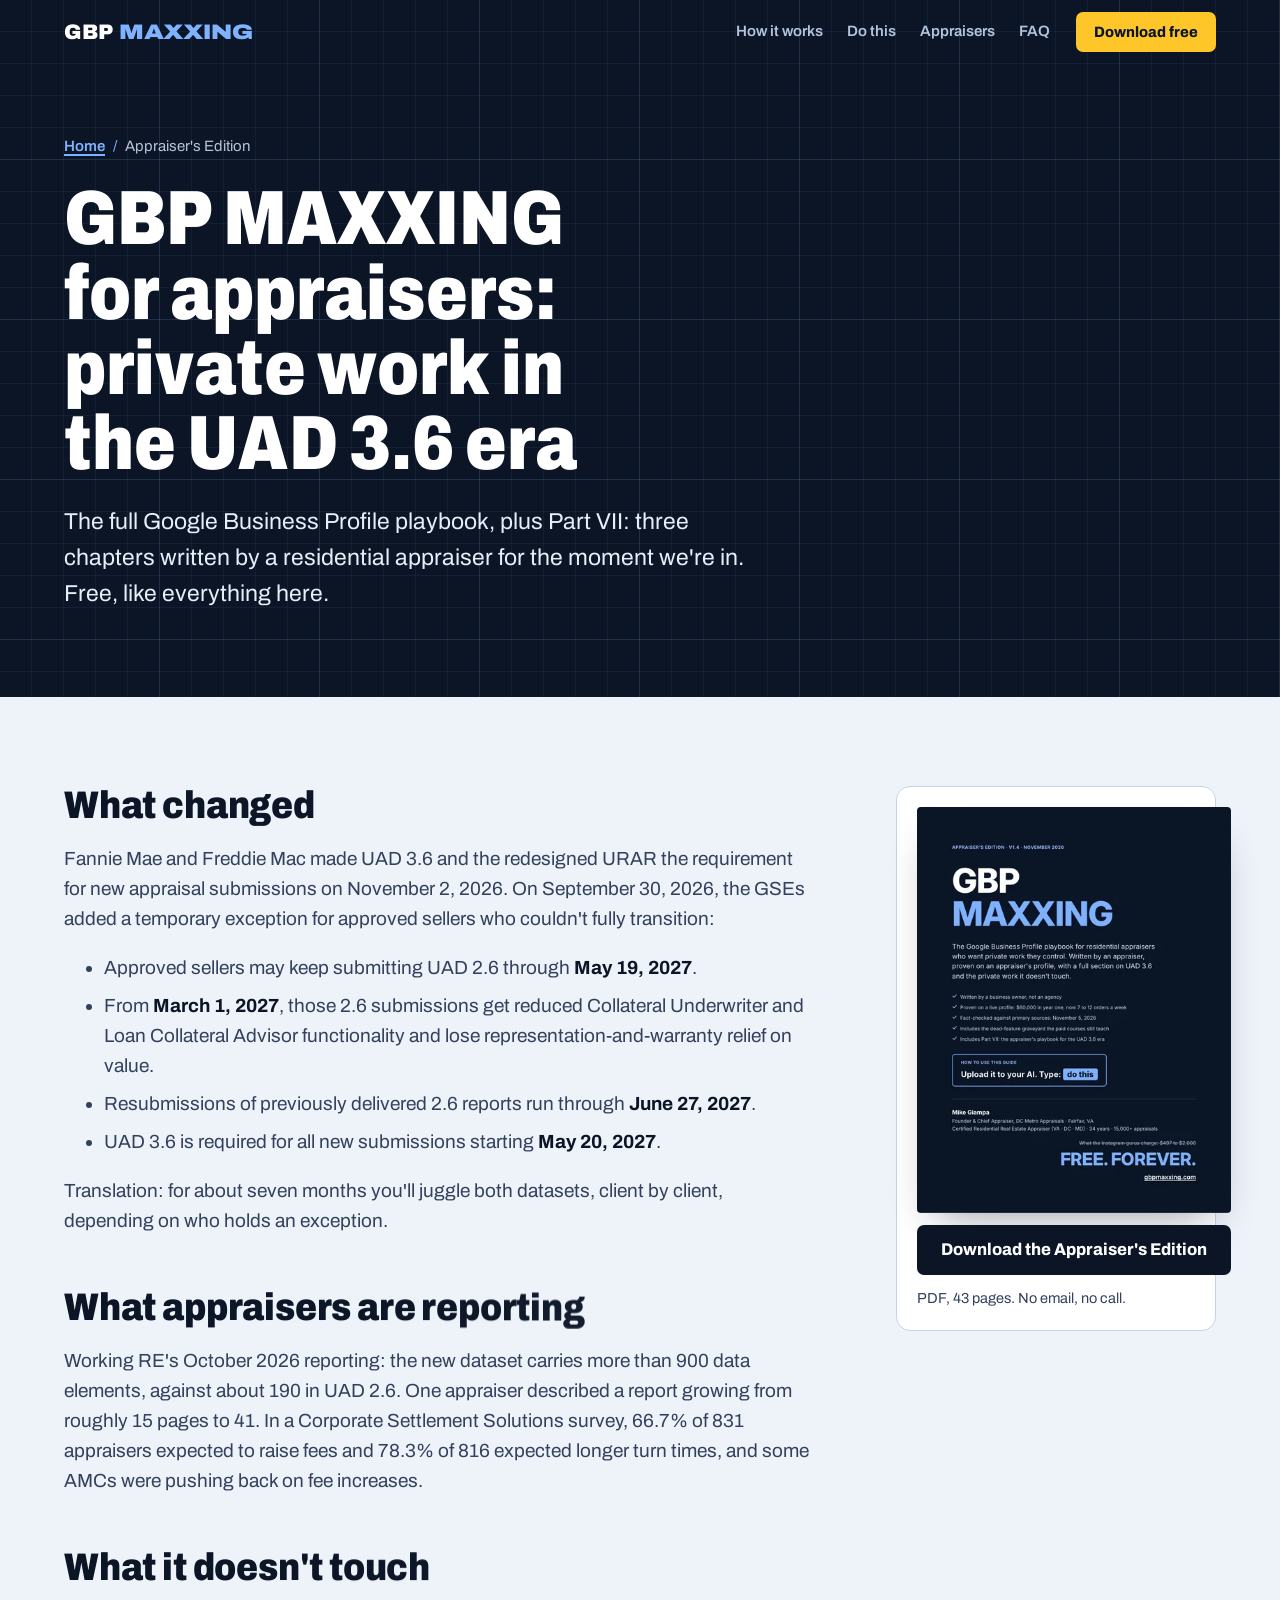
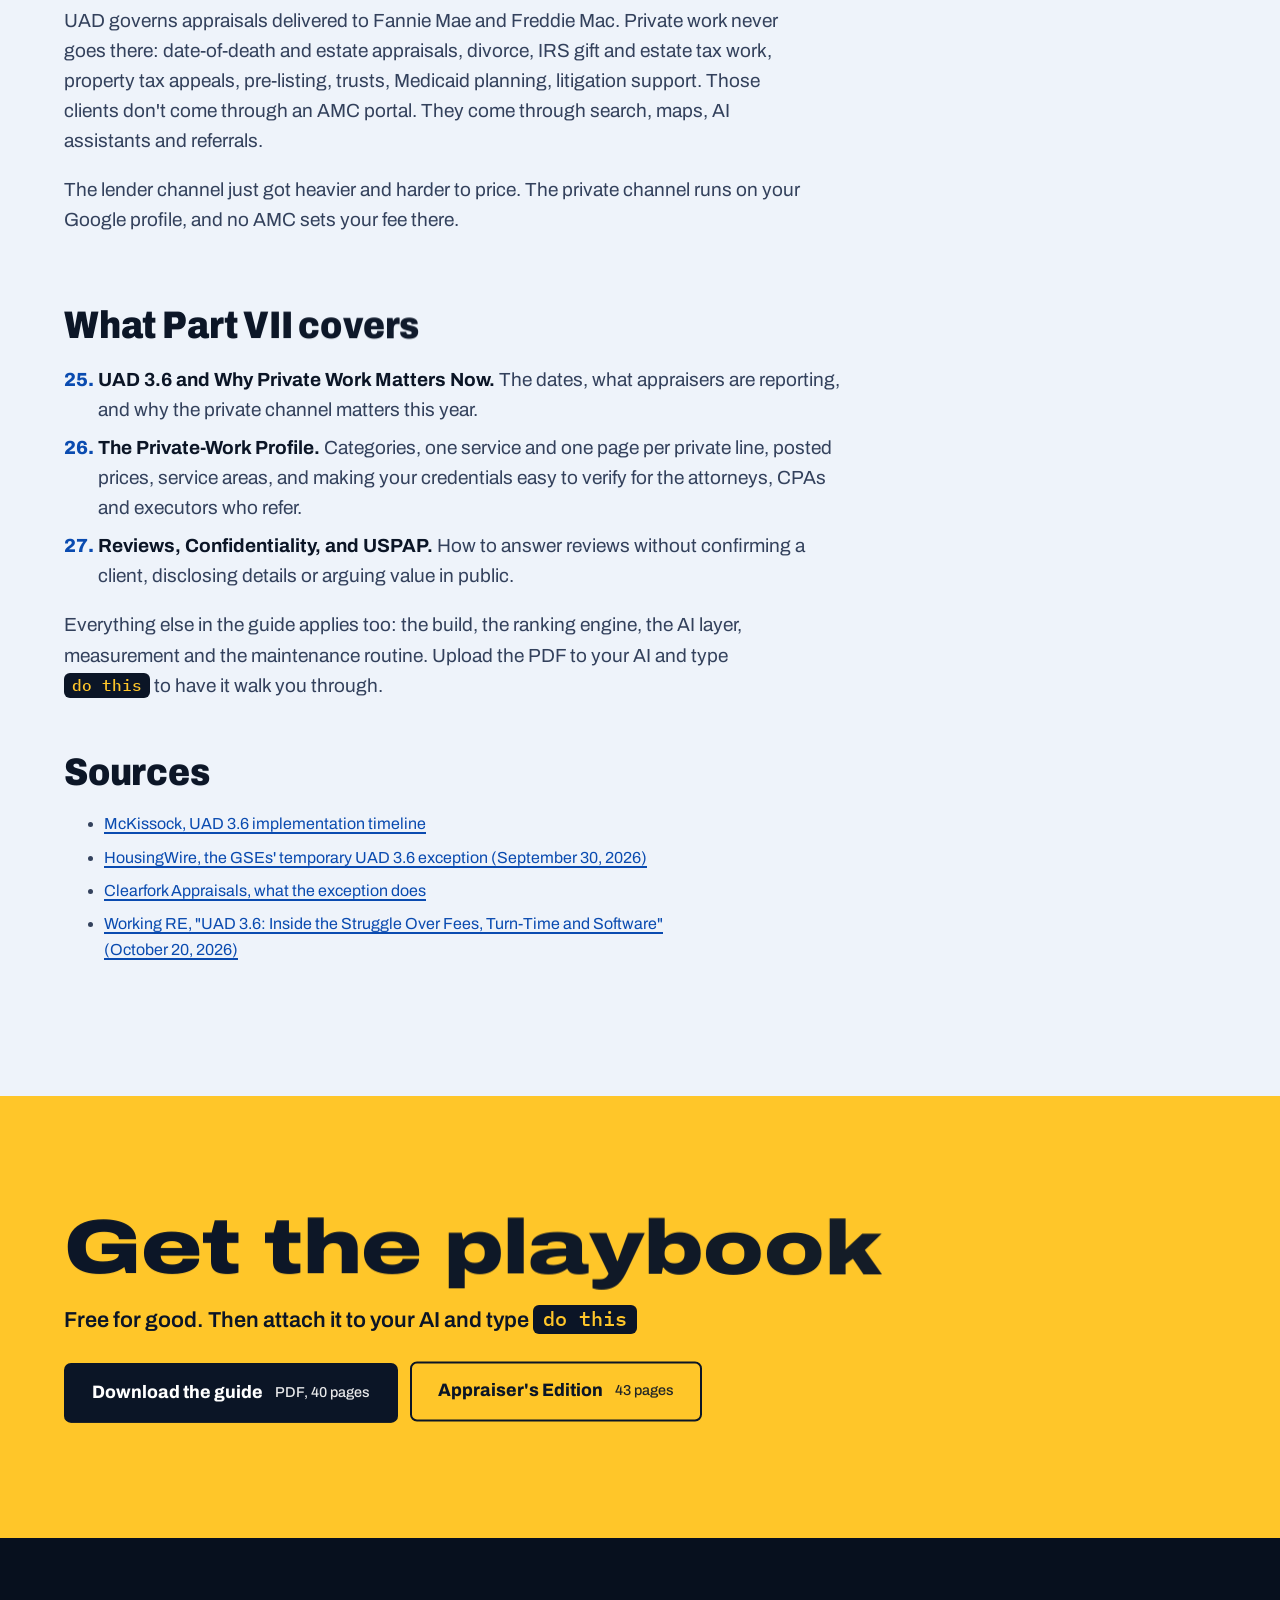
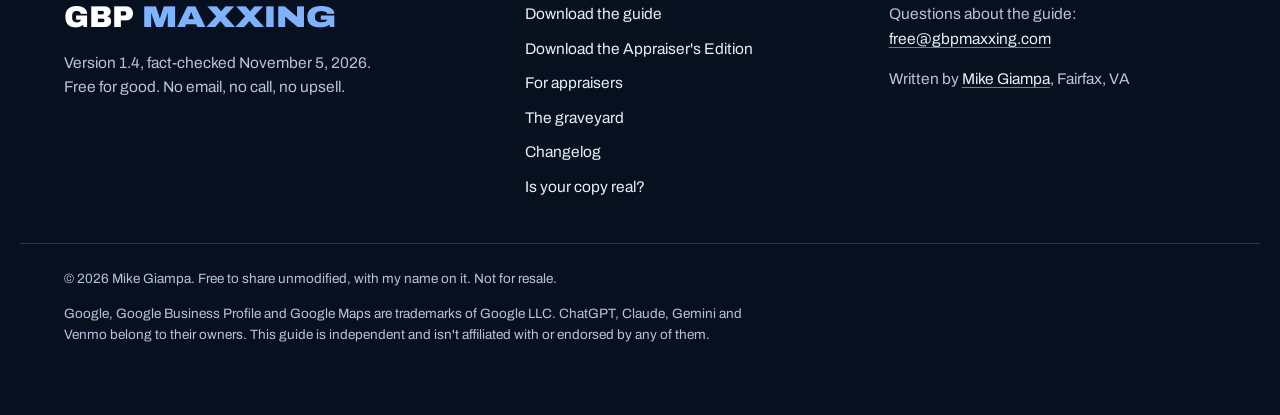
<file: appraisers/index.html>
<!doctype html>
<html lang="en-US">
<head>
<meta charset="utf-8">
<meta name="viewport" content="width=device-width, initial-scale=1, viewport-fit=cover">
<title>GBP MAXXING Appraiser&#39;s Edition: Private Work in the UAD 3.6 Era</title>
<meta name="description" content="The free Google Business Profile playbook for residential appraisers, with Part VII on UAD 3.6, private work, and review replies that respect USPAP confidentiality.">
<link rel="canonical" href="https://gbpmaxxing.com/appraisers/">
<meta name="author" content="Mike Giampa">
<meta name="robots" content="index, follow, max-image-preview:large">
<meta name="theme-color" content="#0B1526">
<meta name="color-scheme" content="dark light">
<meta property="og:type" content="website">
<meta property="og:site_name" content="GBP MAXXING">
<meta property="og:title" content="GBP MAXXING Appraiser&#39;s Edition: Private Work in the UAD 3.6 Era">
<meta property="og:description" content="The free Google Business Profile playbook for residential appraisers, with Part VII on UAD 3.6, private work, and review replies that respect USPAP confidentiality.">
<meta property="og:url" content="https://gbpmaxxing.com/appraisers/">
<meta property="og:image" content="https://gbpmaxxing.com/assets/img/og-appraisers-v2.png">
<meta property="og:image:width" content="1200">
<meta property="og:image:height" content="630">
<meta property="og:image:alt" content="GBP MAXXING: the free Google Business Profile playbook">
<meta property="og:locale" content="en_US">
<meta name="twitter:card" content="summary_large_image">
<meta name="twitter:title" content="GBP MAXXING Appraiser&#39;s Edition: Private Work in the UAD 3.6 Era">
<meta name="twitter:description" content="The free Google Business Profile playbook for residential appraisers, with Part VII on UAD 3.6, private work, and review replies that respect USPAP confidentiality.">
<meta name="twitter:image" content="https://gbpmaxxing.com/assets/img/og-appraisers-v2.png">
<link rel="icon" href="/favicon.ico" sizes="32x32">
<link rel="icon" href="/assets/img/favicon.svg" type="image/svg+xml">
<link rel="icon" href="/assets/img/icon-192.png" type="image/png" sizes="192x192">
<link rel="apple-touch-icon" href="/assets/img/apple-touch-icon.png">
<link rel="manifest" href="/site.webmanifest">
<link rel="preload" href="/assets/fonts/archivo-latin-wdth-normal.woff2" as="font" type="font/woff2" crossorigin>
<style>@font-face{font-family:Archivo Variable;font-style:normal;font-display:swap;font-weight:100 900;font-stretch:62% 125%;src:url(/assets/fonts/archivo-latin-wdth-normal.woff2) format("woff2-variations"),url(/assets/fonts/archivo-latin-wdth-normal.woff2) format("woff2")}@font-face{font-family:Plex Mono;font-style:normal;font-display:swap;font-weight:400;src:url(/assets/fonts/ibm-plex-mono-latin-400-normal.woff2) format("woff2")}@font-face{font-family:Plex Mono;font-style:normal;font-display:swap;font-weight:500;src:url(/assets/fonts/ibm-plex-mono-latin-500-normal.woff2) format("woff2")}:root{--navy: #0B1526;--navy-2: #0F1D34;--navy-3: #142846;--night: #07101E;--blue: #7FB2FF;--blue-ink: #0A4BB0;--yellow: #FFC629;--yellow-2: #FFD866;--vellum: #EEF3FA;--paper: #FBFCFE;--ink: #0B1526;--ink-2: #33415C;--on-dark: #E6EEF9;--on-dark-2: #B3C4DC;--rule-dark: #223A5E;--rule-light: #C6D3E6;--grid: rgba(127, 178, 255, .065);--grid-major: rgba(127, 178, 255, .11);--wrap: 1240px;--gutter: clamp(18px, 4.4vw, 44px);--f: "Archivo Variable", "Archivo", system-ui, -apple-system, "Segoe UI", Roboto, sans-serif;--mono: "Plex Mono", ui-monospace, SFMono-Regular, Menlo, Consolas, monospace;--ease: cubic-bezier(.2, .8, .2, 1)}*,*:before,*:after{box-sizing:border-box}html{-webkit-text-size-adjust:100%;scroll-padding-top:84px}body{margin:0;background:var(--navy);color:var(--on-dark);font-family:var(--f);font-size:clamp(17px,.55vw + 14.5px,19px);line-height:1.58;font-weight:400;font-stretch:100%;-webkit-font-smoothing:antialiased;-moz-osx-font-smoothing:grayscale;text-rendering:optimizeLegibility;overflow-x:clip}img,svg{max-width:100%}img{height:auto;display:block}a{color:inherit;text-underline-offset:.18em;text-decoration-thickness:1.5px}h1,h2,h3{margin:0;line-height:1.02;font-weight:800;text-wrap:balance}p{margin:0 0 1em;text-wrap:pretty}button{font:inherit}.wrap{max-width:var(--wrap);margin:0 auto;padding:0 var(--gutter)}.skip{position:absolute;left:-9999px;top:12px;z-index:100;background:var(--yellow);color:var(--navy);padding:10px 16px;border-radius:6px;font-weight:700}.skip:focus{left:12px}.vh{position:absolute!important;width:1px;height:1px;padding:0;margin:-1px;overflow:hidden;clip:rect(0 0 0 0);clip-path:inset(50%);white-space:nowrap;border:0}:focus-visible{outline:3px solid var(--yellow);outline-offset:3px;border-radius:4px}.vellum :focus-visible,.sub-body :focus-visible,.final :focus-visible{outline-color:var(--navy)}.navy,.sub-hero,.hero{background-color:var(--navy);background-image:linear-gradient(var(--grid-major) 1px,transparent 1px),linear-gradient(90deg,var(--grid-major) 1px,transparent 1px),linear-gradient(var(--grid) 1px,transparent 1px),linear-gradient(90deg,var(--grid) 1px,transparent 1px);background-size:160px 160px,160px 160px,32px 32px,32px 32px;background-position:-1px -1px}.vellum{background:var(--vellum);color:var(--ink)}.sec{position:relative;padding:clamp(80px,11vw,150px) 0}.sec,.hero,.sub-hero,.sub-body{overflow-x:clip}h2{font-size:clamp(38px,5.4vw,78px);font-stretch:76%;font-weight:860;letter-spacing:-.005em;line-height:.96;max-width:15ch}h2.h-wide{font-stretch:116%;font-weight:820;max-width:20ch;font-size:clamp(34px,4.6vw,66px)}.navy h2,.grave h2{color:#fff}.vellum h2{color:var(--ink)}.intro{font-size:clamp(18px,1.2vw + 8px,22px);color:var(--on-dark-2);max-width:54ch;margin-top:22px}.vellum .intro{color:var(--ink-2)}.btn{display:inline-flex;align-items:center;justify-content:center;gap:12px;min-height:50px;padding:12px 22px;border-radius:7px;border:2px solid transparent;font-family:var(--f);font-weight:760;font-stretch:96%;font-size:17px;line-height:1.1;text-decoration:none;cursor:pointer;white-space:nowrap;transition:background-color .2s,border-color .2s,transform .15s var(--ease),color .2s}.btn:active{transform:translateY(1px)}.btn-lg{min-height:60px;padding:14px 26px;font-size:18px}.btn-sm{min-height:40px;padding:8px 16px;font-size:15px}.btn-block{width:100%}.btn-meta{font-weight:500;font-size:.8em;opacity:.9;font-stretch:100%}.btn-primary{background:var(--yellow);color:var(--navy)}.btn-primary:hover{background:var(--yellow-2)}.btn-ghost{border-color:var(--blue);color:#fff;background:#0b1526e0}.btn-ghost:hover{background:#7fb2ff29}.btn-dark{background:var(--navy);color:#fff}.btn-dark:hover{background:var(--navy-3)}.btn-line{border-color:var(--navy);color:var(--navy);background:transparent}.btn-line:hover{background:#0b15260f}.cta-row,.act-row{display:flex;flex-wrap:wrap;gap:12px}.act-row{margin:22px 0 8px}.chip{display:inline-block;font-family:var(--mono);font-weight:500;font-size:.9em;line-height:1.35;padding:.06em .5em .1em;border-radius:6px;background:var(--navy);color:var(--yellow);white-space:nowrap;vertical-align:.04em}.chip-dark{background:#ffc6291a;border:1px solid rgba(255,198,41,.55)}.caret{display:inline-block;width:.5em;height:1.05em;margin-left:3px;vertical-align:-.18em;background:var(--yellow);animation:blink 1.05s steps(1) infinite}@keyframes blink{50%{opacity:0}}.tlink{color:var(--blue);font-weight:650}.tlink:hover{color:#fff}.site-head{position:fixed;inset:0 0 auto;z-index:50;transition:background-color .3s,box-shadow .3s,backdrop-filter .3s}.site-head.is-solid{background:#0b1526e6;-webkit-backdrop-filter:blur(12px);backdrop-filter:blur(12px);box-shadow:0 1px 0 var(--rule-dark)}.head-in{max-width:var(--wrap);margin:0 auto;padding:12px var(--gutter);display:flex;align-items:center;gap:26px}.mark{display:inline-flex;align-items:baseline;gap:.26em;font-weight:900;font-size:21px;line-height:1;color:#fff;text-decoration:none;letter-spacing:.005em}.mark-g{font-stretch:100%}.mark-m{font-stretch:125%;color:var(--blue)}.mark-lg{font-size:30px}.head-nav{display:none;gap:24px;margin-left:auto}.head-nav a{color:var(--on-dark-2);text-decoration:none;font-weight:600;font-size:15px}.head-nav a:hover{color:#fff}.head-in .btn{margin-left:auto}@media(min-width:920px){.head-nav{display:flex}.head-in .btn{margin-left:0}}.hero{position:relative;min-height:100svh;padding:clamp(96px,13vh,132px) 0 clamp(48px,7vh,80px);overflow:hidden;display:flex;align-items:center}.hero-stage{position:absolute;inset:0;z-index:0}.hero-canvas{position:absolute;inset:0;width:100%;height:100%;display:block;opacity:0;transition:opacity .5s ease}.hero-canvas.is-ready{opacity:1}.hero-shade{position:absolute;inset:0;pointer-events:none;background:linear-gradient(90deg,#0b1526e6,#0b15268c 32%,#0b152600 56%),linear-gradient(0deg,var(--navy) 0%,rgba(11,21,38,0) 26%),linear-gradient(180deg,#0b1526b3,#0b152600 18%)}.hero-in{position:relative;z-index:1;width:100%}.hero-title{display:block;margin:0}.wm{display:block;font-weight:900;line-height:.8;text-transform:uppercase;letter-spacing:-.012em}.wm-g,.wm-m{display:block;font-size:clamp(64px,11.6vw,178px)}.wm-g{color:#fff;font-stretch:100%}.wm-m{color:var(--blue);font-stretch:var(--wdth, 125%);margin-top:.02em;white-space:nowrap}.hero-sub{display:block;margin-top:clamp(16px,2.2vw,26px);font-size:clamp(23px,2.6vw,36px);font-weight:760;font-stretch:88%;color:#fff;line-height:1.12;letter-spacing:0;text-transform:none}.hero-grid{display:grid;grid-template-columns:minmax(0,1fr);gap:34px;margin-top:clamp(18px,2.4vw,30px)}.lede{font-size:clamp(18px,.7vw + 13px,21px);color:var(--on-dark);max-width:40ch}.hero .cta-row{margin:26px 0 20px}.dothis-line{font-size:17px;color:var(--on-dark-2)}.hero-cover{margin:0;justify-self:start}.hero-cover img{width:min(320px,56vw);border-radius:3px;transform:perspective(1300px) rotateY(-16deg) rotateX(7deg) rotate(1.5deg);box-shadow:0 50px 90px -20px #0009,0 0 0 1px #7fb2ff4d;transform-origin:40% 60%}@media(min-width:960px){.hero-grid{grid-template-columns:minmax(0,1.3fr) minmax(0,.7fr);align-items:start}.hero-cover{justify-self:end;margin-top:-28px}.hero-cover img{width:min(290px,22vw)}}.no-webgl{background:var(--navy) url(/assets/img/hero-still-wide.webp) center / cover no-repeat}@media(max-width:759px),(max-aspect-ratio:1/1){.no-webgl{background-image:url(/assets/img/hero-still-tall.webp);background-position:center bottom}}.split{display:grid;gap:52px;grid-template-columns:minmax(0,1fr)}@media(min-width:920px){.split{grid-template-columns:minmax(0,1.05fr) minmax(0,.95fr);align-items:center;gap:72px}}.copy p{color:var(--ink-2);max-width:54ch;font-size:clamp(17px,.5vw + 14.5px,19.5px)}.vellum .copy h2{margin-bottom:26px}.receipt-stage{display:flex;justify-content:center;padding:10px 0 30px}.receipt{position:relative;width:min(392px,100%);font-family:var(--mono);color:#1c2433}.r-paper{position:relative;background:var(--paper);padding:30px 28px 38px;box-shadow:0 40px 70px -24px #0b152652,0 2px #0b15260a;transform:rotate(1.2deg)}.r-paper:after{content:"";position:absolute;left:0;right:0;bottom:0;height:9px;background:linear-gradient(45deg,var(--vellum) 50%,transparent 50%) 0 100% / 14px 9px repeat-x,linear-gradient(-45deg,var(--vellum) 50%,transparent 50%) 0 100% / 14px 9px repeat-x}.r-head{text-align:center;font-weight:500;font-size:17px;text-transform:uppercase;letter-spacing:.06em;margin:0 0 4px}.r-sub{text-align:center;font-size:13px;color:#48536a;margin:0 0 20px}.r-items{list-style:none;margin:0;padding:14px 0 6px;border-top:1.5px dashed #9AA6BA}.r-items li,.r-total{display:flex;justify-content:space-between;gap:16px;font-size:15px;padding:7px 0}.r-items li span:last-child{text-align:right}.r-total{border-top:1.5px dashed #9AA6BA;margin:8px 0 0;padding-top:14px;font-weight:500;font-size:17px;text-transform:uppercase}.r-foot{text-align:center;font-size:12.5px;color:#48536a;margin:22px 0 0;text-transform:uppercase;letter-spacing:.04em}.stamp{position:absolute;right:-34px;bottom:-22px;z-index:2;display:grid;justify-items:center;gap:2px;background:var(--yellow);color:var(--navy);padding:14px 22px 12px;border-radius:8px;transform:rotate(-12deg);box-shadow:0 18px 36px -10px #0b152673;font-family:var(--f)}.stamp-big{font-size:56px;font-weight:900;font-stretch:125%;line-height:.9;letter-spacing:.01em}.stamp-small{font-family:var(--mono);font-size:12.5px;font-weight:500}.proof-grid{display:grid;gap:54px;margin-top:46px}@media(min-width:980px){.proof-grid{grid-template-columns:minmax(0,.86fr) minmax(0,1.14fr);align-items:start;gap:72px}}.proof-list{list-style:none;margin:0;padding:0;display:grid;gap:28px}.proof-list li{font-size:clamp(17px,.5vw + 14.5px,19px);color:var(--on-dark-2);border-top:1px solid var(--rule-dark);padding-top:20px}.proof-list strong{display:block;font-size:clamp(28px,3vw,42px);font-stretch:84%;font-weight:850;color:#fff;line-height:1.04;margin-bottom:8px}.chart{margin:0}.chart svg{width:100%;height:auto;display:block;overflow:visible}.chart figcaption{font-size:14.5px;color:var(--on-dark-2);margin-top:16px;max-width:64ch}.how-head{margin-bottom:clamp(30px,4vw,56px)}.how-body{position:relative}.step{position:relative;padding:30px 0 30px 26px;border-top:1px solid var(--rule-dark)}.step:before{content:"";position:absolute;left:0;top:34px;bottom:34px;width:4px;border-radius:2px;background:var(--rule-dark);transition:background-color .35s}.step.is-on:before{background:var(--yellow)}.step h3{font-size:clamp(30px,3.2vw,44px);font-stretch:112%;color:#fff;margin-bottom:12px}.step p{color:var(--on-dark);max-width:46ch}.step .ch{color:var(--blue);font-size:15px;font-weight:600;margin:0}.how-phone-col{position:sticky;top:76px;z-index:0;align-self:start}.ph-note{text-align:center;font-size:13px;color:var(--on-dark-2);margin:12px 0 0}.phone{position:relative;width:min(330px,74vw);margin:0 auto;padding:12px;border:2px solid var(--blue);border-radius:42px;background:var(--navy-2);box-shadow:0 0 0 8px #7fb2ff0f,0 50px 80px -30px #0009}.ph-notch{position:absolute;top:18px;left:50%;width:76px;height:20px;margin-left:-38px;border-radius:12px;background:var(--navy);border:1.5px solid var(--blue);z-index:2}.ph-screen{position:relative;border-radius:32px;overflow:hidden;background:#f3f6fb;color:var(--ink);padding:48px 12px 14px;height:clamp(500px,64vh,620px)}.ph-search{display:flex;align-items:center;gap:8px;background:#fff;border:1px solid #CFD9E8;border-radius:22px;padding:9px 14px;font-size:15px;font-weight:600;color:var(--ink)}.ph-mag{width:13px;height:13px;border:2px solid var(--ink-2);border-radius:50%;position:relative;flex:none}.ph-mag:after{content:"";position:absolute;width:6px;height:2px;background:var(--ink-2);right:-5px;bottom:-3px;transform:rotate(45deg)}.ph-map{margin:10px 0;border-radius:14px;overflow:hidden;background:#e4ebf5;border:1px solid #D3DCEA}.ph-map-svg{display:block;width:100%;height:auto}.ph-map .roads path{stroke:#fff;stroke-width:7;fill:none}.ph-map .blocks rect{fill:#d2dcea}.ph-map .radius{fill:#0a4bb012;stroke:var(--blue-ink);stroke-width:1.5;stroke-dasharray:4 4;opacity:0;transition:opacity .5s}.ph-map .me{fill:var(--blue-ink);stroke:#fff;stroke-width:2.5;opacity:0;transition:opacity .5s}.ph-map .pin path{fill:#50607a;transition:fill .4s}.ph-map .pin circle{fill:#fff}.ph-map .pin-you path{fill:#50607a}.ph-map .pin-you{transition:transform .5s var(--ease)}.ph-results{position:relative;list-style:none;margin:0;padding:0;height:198px}.res{position:absolute;left:0;right:0;top:0;height:60px;display:grid;grid-template-columns:1fr auto;grid-template-rows:auto auto;column-gap:8px;background:#fff;border:1px solid #D6DFEC;border-radius:12px;padding:8px 12px;transition:transform .7s var(--ease),border-color .4s,box-shadow .4s}.res-name{font-weight:760;font-size:15px}.res-meta{font-size:13px;color:var(--ink-2);display:inline-flex;align-items:center;gap:6px;justify-self:end}.res-tag{grid-column:1 / -1;font-size:12.5px;color:var(--ink-2);white-space:nowrap;overflow:hidden;text-overflow:ellipsis;border-radius:4px;transition:background-color .4s,color .4s}.stars{width:58px;height:11px;background:linear-gradient(90deg,#E5A800 var(--fill, 86%),#C9D2DF var(--fill, 86%));-webkit-mask:url("data:image/svg+xml,%3Csvg xmlns='http://www.w3.org/2000/svg' viewBox='0 0 60 11'%3E%3Cg fill='%23000'%3E%3Cpath d='M5.5 0l1.6 3.6 3.9.4-2.9 2.6.8 3.9L5.5 8.5 2.1 10.5l.8-3.9L0 4l3.9-.4z'/%3E%3Cpath transform='translate(12)' d='M5.5 0l1.6 3.6 3.9.4-2.9 2.6.8 3.9L5.5 8.5 2.1 10.5l.8-3.9L0 4l3.9-.4z'/%3E%3Cpath transform='translate(24)' d='M5.5 0l1.6 3.6 3.9.4-2.9 2.6.8 3.9L5.5 8.5 2.1 10.5l.8-3.9L0 4l3.9-.4z'/%3E%3Cpath transform='translate(36)' d='M5.5 0l1.6 3.6 3.9.4-2.9 2.6.8 3.9L5.5 8.5 2.1 10.5l.8-3.9L0 4l3.9-.4z'/%3E%3Cpath transform='translate(48)' d='M5.5 0l1.6 3.6 3.9.4-2.9 2.6.8 3.9L5.5 8.5 2.1 10.5l.8-3.9L0 4l3.9-.4z'/%3E%3C/g%3E%3C/svg%3E") center / 100% 100% no-repeat;mask:url("data:image/svg+xml,%3Csvg xmlns='http://www.w3.org/2000/svg' viewBox='0 0 60 11'%3E%3Cg fill='%23000'%3E%3Cpath d='M5.5 0l1.6 3.6 3.9.4-2.9 2.6.8 3.9L5.5 8.5 2.1 10.5l.8-3.9L0 4l3.9-.4z'/%3E%3Cpath transform='translate(12)' d='M5.5 0l1.6 3.6 3.9.4-2.9 2.6.8 3.9L5.5 8.5 2.1 10.5l.8-3.9L0 4l3.9-.4z'/%3E%3Cpath transform='translate(24)' d='M5.5 0l1.6 3.6 3.9.4-2.9 2.6.8 3.9L5.5 8.5 2.1 10.5l.8-3.9L0 4l3.9-.4z'/%3E%3Cpath transform='translate(36)' d='M5.5 0l1.6 3.6 3.9.4-2.9 2.6.8 3.9L5.5 8.5 2.1 10.5l.8-3.9L0 4l3.9-.4z'/%3E%3Cpath transform='translate(48)' d='M5.5 0l1.6 3.6 3.9.4-2.9 2.6.8 3.9L5.5 8.5 2.1 10.5l.8-3.9L0 4l3.9-.4z'/%3E%3C/g%3E%3C/svg%3E") center / 100% 100% no-repeat}.stars.s4{--fill: 82%}.stars.s5{--fill: 100%}.res-a{transform:translateY(0)}.res-b{transform:translateY(68px)}.res-you{transform:translateY(136px)}.ph-ai{position:absolute;left:12px;right:12px;bottom:14px;background:var(--navy);color:#fff;border-radius:14px;padding:12px 14px;font-size:13.5px;line-height:1.45;transform:translateY(130%);opacity:0;transition:transform .6s var(--ease),opacity .4s}.ph-ai-k{display:block;font-family:var(--mono);font-size:12px;color:var(--yellow);margin-bottom:4px}.phone[data-step="1"] .res-you .res-tag{background:#fff1c2;color:var(--ink)}.phone[data-step="2"] .radius,.phone[data-step="2"] .me{opacity:1}.phone[data-step="3"] .res-you,.phone[data-step="4"] .res-you{transform:translateY(0);border-color:#e5a800;box-shadow:0 10px 24px -12px #e5a800b3}.phone[data-step="3"] .res-a,.phone[data-step="4"] .res-a{transform:translateY(68px)}.phone[data-step="3"] .res-b,.phone[data-step="4"] .res-b{transform:translateY(136px)}.phone[data-step="3"] .pin-you path,.phone[data-step="4"] .pin-you path{fill:#e5a800}.phone[data-step="3"] .pin-you,.phone[data-step="4"] .pin-you{transform:translate(176px,74px) scale(1.35)}.phone[data-step="4"] .ph-ai{transform:none;opacity:1}@media(min-width:980px){.how-body{display:grid;grid-template-columns:minmax(0,1fr) minmax(0,.92fr);gap:80px}.how-phone-col{grid-column:2;grid-row:1}.how-steps{grid-column:1;grid-row:1}.step{min-height:62vh;display:flex;flex-direction:column;justify-content:center}.how-steps .step:last-child{min-height:74vh}}@media(max-width:979px){.how-phone-col{top:62px}.phone{width:min(236px,60vw);border-radius:32px;padding:8px}.ph-screen{height:min(420px,50vh);border-radius:25px;padding:38px 9px 10px}.ph-notch{top:13px;width:56px;height:15px;margin-left:-28px}.ph-search{font-size:13px;padding:7px 11px}.ph-results{height:164px}.res{height:50px;padding:5px 9px;border-radius:10px}.res-name{font-size:13px}.res-meta,.res-tag{font-size:11px}.stars{width:48px;height:9px}.res-b{transform:translateY(56px)}.res-you{transform:translateY(112px)}.phone[data-step="3"] .res-a,.phone[data-step="4"] .res-a{transform:translateY(56px)}.phone[data-step="3"] .res-b,.phone[data-step="4"] .res-b{transform:translateY(112px)}.ph-ai{font-size:11.5px;padding:9px 11px;left:9px;right:9px;bottom:10px}.ph-note{display:none}.how-steps{position:relative;z-index:2;margin-top:6vh}.how-steps .step{background:var(--navy-2);border:1px solid var(--rule-dark);border-radius:12px;padding:20px 18px 20px 30px;margin:0 0 44vh;box-shadow:0 -24px 40px -12px #07101ed9}.how-steps .step:last-child{margin-bottom:8vh}.step:before{left:13px;top:22px;bottom:22px}.step h3{font-size:28px}.step p{font-size:16.5px}}.grave{background:var(--night);padding-bottom:0;overflow:hidden}.grave .intro{color:var(--on-dark-2)}.grave:before{content:"";position:absolute;inset:0;pointer-events:none;background:radial-gradient(ellipse 60% 30% at 20% 88%,rgba(127,178,255,.1),transparent 70%),radial-gradient(ellipse 50% 26% at 78% 92%,rgba(127,178,255,.08),transparent 70%);animation:fog 18s ease-in-out infinite alternate}@keyframes fog{to{transform:translate(4%)}}.stones{position:relative;display:grid;grid-template-columns:repeat(2,minmax(0,1fr));gap:14px;margin-top:54px;align-items:end;overflow:hidden;padding-top:30px}@media(min-width:900px){.stones{grid-template-columns:repeat(4,minmax(0,1fr));gap:26px}}.stone-face{position:relative;text-align:center;padding:clamp(44px,6vw,70px) clamp(12px,1.6vw,22px) 28px;border:2px solid var(--blue);border-bottom:0;border-radius:50% 50% 0 0/22% 22% 0 0;background:linear-gradient(180deg,#7fb2ff1a,#7fb2ff06);min-height:clamp(250px,26vw,330px)}.stone-face:before{content:"";position:absolute;top:18px;left:50%;width:2px;height:22px;margin-left:-1px;background:var(--blue);opacity:.7}.stone-face:after{content:"";position:absolute;top:25px;left:50%;width:14px;height:2px;margin-left:-7px;background:var(--blue);opacity:.7}.stone h3{font-size:clamp(19px,1.7vw,25px);font-stretch:86%;color:#fff}.stone-date{font-family:var(--mono);font-size:clamp(12px,1vw,14px);color:var(--yellow);margin:12px 0 10px}.stone-ep{font-size:clamp(14px,1.1vw,15.5px);color:var(--on-dark-2);margin:0;line-height:1.45}.ground{height:clamp(70px,9vw,110px);border-top:2px solid var(--blue);background:repeating-linear-gradient(-45deg,rgba(127,178,255,.1) 0 2px,transparent 2px 14px)}.grave-more{margin:28px 0 46px}.dothis .copy>p{color:var(--ink-2)}.steps{counter-reset:s;list-style:none;padding:0;margin:28px 0 22px;display:grid;gap:16px}.steps li{counter-increment:s;position:relative;padding-left:58px;min-height:42px;font-size:clamp(17px,.5vw + 14.5px,19.5px);color:var(--ink-2)}.steps li:before{content:counter(s);position:absolute;left:0;top:-3px;width:42px;height:42px;border-radius:50%;background:var(--navy);color:var(--yellow);font-weight:900;font-size:19px;display:grid;place-items:center}.steps strong{color:var(--ink)}.mp{margin-top:26px;border-top:1px solid var(--rule-light);padding-top:16px}.mp summary{cursor:pointer;font-weight:760;color:var(--ink);list-style:none;display:inline-flex;gap:10px;align-items:center}.mp summary::-webkit-details-marker{display:none}.mp summary:before{content:"+";display:grid;place-items:center;width:26px;height:26px;border-radius:50%;border:2px solid var(--ink);font-weight:600;line-height:1;transition:transform .2s}.mp[open] summary:before{transform:rotate(45deg)}.mp-body{font-family:var(--mono);font-size:14px;line-height:1.6;color:var(--ink);background:#fff;border:1px solid var(--rule-light);border-left:4px solid var(--blue-ink);padding:18px;margin:14px 0}.mp-body p:last-child{margin:0}.chat-col{min-width:0}.chat{background:#fff;border:1px solid var(--rule-light);border-radius:20px;box-shadow:0 40px 80px -30px #0b152659;overflow:hidden;color:var(--ink);font-size:16px}.chat-top{display:flex;align-items:center;gap:10px;padding:14px 20px;border-bottom:1px solid var(--rule-light);font-weight:760}.chat-dot{width:10px;height:10px;border-radius:50%;background:#2f9e66}.chat-body{position:relative;padding:20px;display:grid;gap:12px;min-height:440px;align-content:start}.m{max-width:88%;padding:12px 15px;border-radius:16px}.m-file{justify-self:end;display:flex;align-items:center;gap:12px;background:var(--vellum);border:1px solid var(--rule-light)}.m-file small{display:block;font-size:13px;color:var(--ink-2)}.pdf-ico{background:#b42318;color:#fff;font-weight:800;font-size:11.5px;padding:8px 7px;border-radius:5px;letter-spacing:.03em}.m-user{justify-self:end;background:var(--navy);color:#fff;font-family:var(--mono);font-size:17px;border-bottom-right-radius:5px}.m-ai{justify-self:start;background:var(--vellum);border-bottom-left-radius:5px}.m-ai p{margin:0 0 8px}.m-ai ol{margin:0;padding-left:22px}.m-ai li{margin-bottom:3px}.m-dots{position:absolute;left:20px;display:none;gap:5px;padding:14px 16px;background:var(--vellum);border-radius:16px}.m-dots i{width:7px;height:7px;border-radius:50%;background:var(--ink-2);animation:dot 1s infinite ease-in-out}.m-dots i:nth-child(2){animation-delay:.15s}.m-dots i:nth-child(3){animation-delay:.3s}@keyframes dot{0%,to{opacity:.3;transform:translateY(0)}50%{opacity:1;transform:translateY(-3px)}}.chat.is-thinking .m-dots{display:inline-flex}.chat-in{display:flex;justify-content:space-between;align-items:center;margin:0 16px 16px;padding:12px 14px;border:1px solid var(--rule-light);border-radius:16px;color:var(--ink-2)}.chat-send{width:30px;height:30px;border-radius:50%;background:var(--navy);position:relative}.chat-send:after{content:"";position:absolute;left:11px;top:12px;width:7px;height:7px;border-left:2.2px solid #fff;border-top:2.2px solid #fff;transform:rotate(45deg)}.chat-note{font-size:14px;color:var(--ink-2);text-align:center;margin:12px 0 0}@media(min-width:920px){.split-chat{grid-template-columns:minmax(0,1fr) minmax(0,.92fr)}}.inside{overflow:hidden}.toc{--toc-cols: 150px minmax(0, .82fr) minmax(0, 1.3fr);margin-top:48px;position:relative}.toc-head{display:grid;grid-template-columns:var(--toc-cols);gap:0 40px;padding-bottom:12px;border-bottom:1.5px solid var(--blue);font-family:var(--mono);font-size:13px;letter-spacing:.14em;text-transform:uppercase;color:var(--on-dark-2)}.toc-row{position:relative;display:grid;grid-template-columns:var(--toc-cols);gap:0 40px;align-items:start;padding:32px 0 34px}.toc-row:first-of-type .toc-rule{display:none}.toc-rule{position:absolute;left:0;right:0;top:0;height:1px;background:#7fb2ff4d;transform-origin:0 50%;transition:transform .9s cubic-bezier(.65,0,.35,1),background-color .25s}.toc-end{position:relative;display:block}.toc-num{margin:0;font-size:104px;font-weight:900;font-stretch:62%;line-height:.78;letter-spacing:-.01em;color:transparent;-webkit-text-stroke:1.6px var(--blue);transition:opacity .7s ease-out .25s,transform .7s cubic-bezier(.2,.7,.2,1) .25s,-webkit-text-stroke-color .25s}.toc-title{margin:0;font-size:clamp(24px,2.1vw,31px);font-stretch:92%;line-height:1.08;color:#fff}.toc-title .pk{display:flex;flex-wrap:wrap;align-items:center;gap:10px;margin-bottom:10px;font-family:var(--mono);font-size:13px;font-weight:500;letter-spacing:.14em;text-transform:uppercase;color:var(--blue)}.toc-tag{background:var(--yellow);color:var(--navy);border-radius:4px;padding:3px 8px;letter-spacing:.08em}.toc-ch{list-style:none;margin:0;padding:0;display:grid;gap:9px}.toc-ch li{display:grid;grid-template-columns:44px minmax(0,1fr);font-size:16.5px;line-height:1.4;color:var(--on-dark)}.toc-ch .cn{padding-top:3px;font-family:var(--mono);font-size:13.5px;letter-spacing:.04em;color:var(--blue)}.toc-title,.toc-ch li{transition:opacity .5s ease-out,transform .5s cubic-bezier(.2,.7,.2,1);transition-delay:calc(.3s + var(--i, 0) * .05s)}.toc-armed .toc-row:not(.in) .toc-rule,.toc-armed .toc-end:not(.in){transform:scaleX(0)}.toc-armed .toc-row:not(.in) .toc-num{opacity:0;transform:translate(-28px)}.toc-armed .toc-row:not(.in) .toc-title,.toc-armed .toc-row:not(.in) .toc-ch li{opacity:0;transform:translateY(14px)}.toc-end{transition:transform .9s cubic-bezier(.65,0,.35,1)}.toc-appr .toc-num{-webkit-text-stroke-color:var(--yellow)}.toc-appr .toc-title .pk,.toc-appr .cn{color:var(--yellow)}@media(hover:hover)and (pointer:fine){.toc-row:hover .toc-num{-webkit-text-stroke-color:var(--yellow)}.toc-row:hover .toc-rule{background-color:var(--yellow)}}@media(max-width:860px){.toc{--toc-cols: 78px minmax(0, 1fr);margin-top:36px}.toc-head{display:none}.toc-row{gap:16px 20px;padding:26px 0 28px}.toc-row:first-of-type .toc-rule{display:block}.toc-num{font-size:72px}.toc-ch{grid-column:1 / -1}}.for{overflow:hidden}.trades{display:flex;flex-wrap:wrap;gap:.04em .32em;margin:34px 0;font-size:clamp(34px,5.4vw,86px);font-weight:880;line-height:.9;color:var(--ink);text-transform:uppercase;will-change:transform}.trades .t{display:inline-block;flex:none;white-space:nowrap}.t1{font-stretch:62%}.t2{font-stretch:125%;font-weight:820}.t3{font-stretch:84%}.t0{font-stretch:108%}.for-copy{font-size:clamp(18px,.6vw + 14px,21px);color:var(--ink-2);max-width:56ch}.appr-box{margin-top:54px;max-width:900px;border-radius:14px;padding:clamp(26px,4vw,48px);color:var(--on-dark);background-color:var(--navy);background-image:linear-gradient(var(--grid) 1px,transparent 1px),linear-gradient(90deg,var(--grid) 1px,transparent 1px);background-size:28px 28px}.appr-box h3{font-size:clamp(26px,2.6vw,36px);font-stretch:92%;color:#fff;margin-bottom:14px}.appr-box p{color:var(--on-dark);max-width:62ch}.about-grid{display:grid;gap:44px;align-items:center}@media(min-width:960px){.about-grid{grid-template-columns:minmax(0,420px) minmax(0,1fr);gap:80px}}.portrait{position:relative;margin:0;max-width:460px}.portrait img{width:100%;border-radius:6px}.portrait:before,.portrait:after{content:"";position:absolute;width:34px;height:34px;border-color:var(--blue);border-style:solid}.portrait:before{top:-12px;left:-12px;border-width:2px 0 0 2px}.portrait:after{bottom:-12px;right:-12px;border-width:0 2px 2px 0}.about-copy h2{margin-bottom:24px}.about-lead{font-size:clamp(24px,2.3vw,33px);font-weight:760;font-stretch:90%;color:#fff;line-height:1.18}.about-copy p{color:var(--on-dark);max-width:58ch}.about-links{list-style:none;padding:0;margin:26px 0 0;display:grid;gap:10px;color:var(--on-dark-2)}.about-links a{color:var(--blue);font-weight:650}.about-links a:hover{color:#fff}.tip-grid{display:grid;gap:34px;align-items:center}@media(min-width:820px){.tip-grid{grid-template-columns:270px minmax(0,1fr);gap:64px}}.qr{display:block;width:min(270px,72vw);background:#fff;padding:14px;border-radius:14px;border:1px solid var(--rule-light);box-shadow:0 30px 60px -30px #0b152659}.qr svg{width:100%;height:auto;display:block}.qr-sm{width:100%}.tip h2{margin-bottom:18px}.tip p{color:var(--ink-2);max-width:56ch}.fine{font-size:14.5px;color:var(--ink-2)}.tip .fine a,.sub-card .fine a{color:var(--blue-ink)}.faq-grid{display:grid;gap:34px}@media(min-width:980px){.faq-grid{grid-template-columns:minmax(0,.62fr) minmax(0,1.38fr);gap:64px}}.faq-list details{border-top:1px solid var(--rule-dark);padding:20px 0}.faq-list details:last-child{border-bottom:1px solid var(--rule-dark)}.faq-list summary{cursor:pointer;list-style:none;display:flex;justify-content:space-between;align-items:center;gap:18px;font-size:clamp(19px,.8vw + 14px,23px);font-weight:720;color:#fff}.faq-list summary::-webkit-details-marker{display:none}.faq-list summary:after{content:"+";flex:none;color:var(--yellow);font-size:30px;font-weight:400;line-height:.8;transition:transform .2s}.faq-list details[open] summary:after{transform:rotate(45deg)}.faq-list p{margin:14px 0 0;color:var(--on-dark);max-width:64ch}.final{background:var(--yellow);color:var(--navy);padding:clamp(70px,9vw,120px) 0}.final h2{color:var(--navy);font-size:clamp(46px,8.4vw,132px);font-stretch:125%;max-width:none;letter-spacing:-.01em}.final p{font-size:clamp(18px,.6vw + 14px,22px);margin:18px 0 26px;font-weight:600}.final .chip-dark{background:var(--navy);color:var(--yellow);border:0}.final .btn-primary{background:var(--navy);color:#fff}.final .btn-primary:hover{background:var(--navy-3)}.final .btn-ghost{border-color:var(--navy);color:var(--navy);background:transparent}.final .btn-ghost:hover{background:#0b152614}.final-sm h2{font-size:clamp(40px,6vw,88px)}.site-foot{background:var(--night);color:var(--on-dark-2);padding:64px 0 calc(110px + env(safe-area-inset-bottom));font-size:15.5px}@media(min-width:920px){.site-foot{padding-bottom:56px}}.foot-grid{display:grid;gap:36px}@media(min-width:920px){.foot-grid{grid-template-columns:1.3fr 1fr 1fr}}.foot-mark p{margin-top:16px}.foot-nav{display:grid;gap:10px;align-content:start}.foot-nav a,.foot-contact a{color:var(--on-dark);text-decoration:none}.foot-contact a{text-decoration:underline;text-decoration-color:#e6eef980}.foot-nav a:hover,.foot-contact a:hover{text-decoration:underline;text-decoration-color:currentColor;color:#fff}.foot-legal{margin-top:44px;padding-top:24px;border-top:1px solid var(--rule-dark);font-size:13.5px}.foot-legal p{max-width:90ch}.dock{position:fixed;left:0;right:0;bottom:0;z-index:45;padding:10px var(--gutter) calc(10px + env(safe-area-inset-bottom));background:#0b1526f0;-webkit-backdrop-filter:blur(10px);backdrop-filter:blur(10px);border-top:1px solid var(--rule-dark);transform:translateY(110%);transition:transform .35s var(--ease)}.dock.is-on{transform:none}.dock .btn{width:100%}@media(min-width:920px){.dock{display:none}}.route{display:none}@media(min-width:1400px){.route{position:fixed;left:22px;top:50%;transform:translateY(-50%);z-index:30;display:flex;flex-direction:column;gap:18px;padding:6px 0}.route-line{position:absolute;left:5px;top:0;bottom:0;width:2px;background:var(--rule-dark);border-radius:1px}.route-fill{position:absolute;inset:0;background:var(--blue);transform-origin:top;transform:scaleY(0);border-radius:1px}.route-pt{position:relative;display:flex;align-items:center;gap:12px;text-decoration:none}.route-pt:before{content:"";width:12px;height:12px;border-radius:50%;background:var(--navy);border:2px solid var(--blue);transition:background-color .3s,border-color .3s,transform .3s}.route-pt.is-on:before{background:var(--yellow);border-color:var(--yellow);transform:scale(1.25)}.route-lbl{font-size:13px;font-weight:650;color:var(--on-dark-2);opacity:0;transform:translate(-4px);transition:opacity .2s,transform .2s;white-space:nowrap;background:#0b1526e6;padding:3px 8px;border-radius:5px}.route-pt:hover .route-lbl,.route-pt:focus-visible .route-lbl,.route-pt.is-on .route-lbl{opacity:1;transform:none}.route.on-light .route-lbl{color:var(--ink);background:#eef3faf2}}.sub-hero{padding:clamp(118px,15vh,160px) 0 clamp(52px,7vw,84px)}.crumbs ol{list-style:none;display:flex;flex-wrap:wrap;gap:8px;padding:0;margin:0 0 22px;font-size:15px;color:var(--on-dark-2)}.crumbs li+li:before{content:"/";margin-right:8px;color:var(--blue)}.crumbs a{color:var(--blue);font-weight:600}.sub-hero h1{font-size:clamp(40px,6vw,86px);font-stretch:82%;font-weight:870;color:#fff;max-width:17ch;line-height:.98}.sub-lede{font-size:clamp(18px,.8vw + 14px,23px);color:var(--on-dark);max-width:54ch;margin:22px 0 0}.nf .cta-row{margin-top:32px}.nf{min-height:72vh;display:flex;align-items:center}.sub-body{background:var(--vellum);color:var(--ink);padding:clamp(56px,7vw,96px) 0 clamp(72px,9vw,120px)}.prose h2{font-size:clamp(28px,3vw,42px);font-stretch:88%;color:var(--ink);margin:52px 0 18px;max-width:26ch;line-height:1.04}.prose>h2:first-child,.prose .sub-split>div>h2:first-child,.release:first-child h2{margin-top:0}.prose p,.prose li{color:var(--ink-2);max-width:68ch}.prose li{margin-bottom:8px}.prose a:not(.btn){color:var(--blue-ink)}.prose strong{color:var(--ink)}.sub-split{display:grid;gap:44px}@media(min-width:980px){.sub-split{grid-template-columns:minmax(0,1fr) 320px;gap:64px;align-items:start}}.sub-card{background:#fff;border:1px solid var(--rule-light);border-radius:14px;padding:20px;display:grid;gap:12px;align-self:start}@media(min-width:980px){.sub-card{position:sticky;top:96px}}.sub-card img{border-radius:4px;box-shadow:0 20px 40px -20px #0b152673}.sub-card .fine{margin:0}.grave-table{border-bottom:1px solid var(--rule-light)}.gt-row{display:grid;gap:6px 36px;padding:22px 0;border-top:1px solid var(--rule-light)}@media(min-width:820px){.gt-row{grid-template-columns:280px minmax(0,1fr)}}.gt-name h3{font-size:22px;font-stretch:90%;color:var(--ink);line-height:1.15}.gt-date{font-family:var(--mono);font-size:14px;color:var(--blue-ink);margin:6px 0 0}.gt-body p{margin-bottom:.6em}.gt-body p:last-child{margin-bottom:0}.chap-list{padding-left:34px}.chap-list li::marker{font-weight:800;color:var(--blue-ink)}.checks{padding-left:26px}.checks li{margin-bottom:14px}.checks li::marker{font-weight:800;color:var(--blue-ink)}.release+.release{margin-top:56px}.rel-date{display:block;font-family:var(--mono);font-weight:500;font-stretch:100%;font-size:16px;color:var(--blue-ink);margin-top:10px}.src li{font-size:16px}.sub-body .chip{font-size:.86em}.ch{display:inline-block;will-change:transform}.wd{display:inline-block;white-space:nowrap}.ticker{position:relative;background:var(--navy);padding:clamp(34px,5vw,60px) 0 clamp(44px,6vw,72px);overflow:hidden}.tape{display:flex;white-space:nowrap;font-family:var(--f);font-weight:900;font-stretch:72%;text-transform:uppercase;font-size:clamp(30px,4.6vw,64px);line-height:1;padding:.26em 0 .3em;width:110%;margin-left:-5%}.tape-track{display:flex;align-items:center;flex:none;will-change:transform}.tape span{padding:0 .08em}.tape-a{background:var(--yellow);color:var(--navy);transform:rotate(-2.4deg);position:relative;z-index:2;box-shadow:0 22px 44px -18px #000000bf}.tape-b{background:var(--navy-2);color:var(--blue);border-top:2px solid var(--blue);border-bottom:2px solid var(--blue);transform:rotate(1.7deg);margin-top:-12px}.tpin{display:inline-block;flex:none;width:.4em;height:.4em;margin:0 .7em;border-radius:50% 50% 50% 0;transform:rotate(-45deg);background:currentColor}.cursor-dot,.cursor-ring{position:fixed;left:0;top:0;pointer-events:none;z-index:9999;border-radius:50%;opacity:0;transition:opacity .3s,width .25s,height .25s,margin .25s,background-color .25s,border-color .25s}.cursor-dot{width:8px;height:8px;margin:-4px 0 0 -4px;background:var(--yellow);mix-blend-mode:normal}.cursor-ring{width:40px;height:40px;margin:-20px 0 0 -20px;border:1.5px solid var(--blue)}.has-cursor .cursor-dot,.has-cursor .cursor-ring{opacity:1}.cursor-ring.is-hot{width:70px;height:70px;margin:-35px 0 0 -35px;border-color:var(--yellow);background:#ffc62924}.stone{transform-origin:50% 100%}@media(max-width:700px){.wm-g,.wm-m{font-size:13.4vw}.hero{align-items:flex-start}.hero-cover{display:none}.hero-shade{background:linear-gradient(180deg,rgba(11,21,38,.9) 0%,rgba(11,21,38,.84) 60%,rgba(11,21,38,.05) 76%,rgba(11,21,38,.05) 94%,var(--navy) 100%)}.hero .btn-lg{width:100%;justify-content:space-between}.res-meta .stars{display:none}.res-name{white-space:nowrap;overflow:hidden;text-overflow:ellipsis}.phone{width:min(256px,66vw)}}@media(max-width:979px){.how-body{display:flex;flex-direction:column}.how-phone-col{order:-1;position:sticky;top:62px;align-self:center;width:100%}}@media(prefers-reduced-motion:reduce){*,*:before,*:after{animation:none!important;transition:none!important;scroll-behavior:auto!important}.hero-canvas{opacity:1}}</style>
<script type="application/ld+json">{"@context":"https://schema.org","@graph":[{"@type":"WebSite","@id":"https://gbpmaxxing.com/#website","url":"https://gbpmaxxing.com/","name":"GBP MAXXING","alternateName":["GBPMAXXING","gbpmaxxing.com","GBP MAXXING Playbook"],"description":"The free Google Business Profile playbook.","inLanguage":"en-US","publisher":{"@id":"https://gbpmaxxing.com/#mike"}},{"@type":"Person","@id":"https://gbpmaxxing.com/#mike","name":"Mike Giampa","jobTitle":"Founder and Chief Appraiser","description":"Certified residential real estate appraiser in Virginia, Washington DC and Maryland. 34 years in the business, more than 15,000 appraisals.","worksFor":{"@type":"Organization","name":"DC Metro Appraisals","url":"https://dcmetroappraisals.com/"},"address":{"@type":"PostalAddress","addressLocality":"Fairfax","addressRegion":"VA","addressCountry":"US"},"image":"https://gbpmaxxing.com/assets/img/mike-giampa-960.jpg","url":"https://gbpmaxxing.com/#about","sameAs":["https://www.linkedin.com/in/mike-giampa-appraiser/"],"knowsAbout":["Google Business Profile","Local search","AI search","Residential real estate appraisal"]},{"@type":"WebPage","@id":"https://gbpmaxxing.com/appraisers/#webpage","url":"https://gbpmaxxing.com/appraisers/","name":"GBP MAXXING Appraiser's Edition: Private Work in the UAD 3.6 Era","description":"The free Google Business Profile playbook for residential appraisers, with Part VII on UAD 3.6, private work, and review replies that respect USPAP confidentiality.","isPartOf":{"@id":"https://gbpmaxxing.com/#website"},"inLanguage":"en-US","dateModified":"2026-11-05","author":{"@id":"https://gbpmaxxing.com/#mike"},"primaryImageOfPage":{"@type":"ImageObject","url":"https://gbpmaxxing.com/assets/img/og-appraisers-v2.png","width":1200,"height":630},"breadcrumb":{"@id":"https://gbpmaxxing.com/appraisers/#breadcrumb"},"about":{"@id":"https://gbpmaxxing.com/appraisers/#guide"}},{"@type":"BreadcrumbList","@id":"https://gbpmaxxing.com/appraisers/#breadcrumb","itemListElement":[{"@type":"ListItem","position":1,"name":"Home","item":"https://gbpmaxxing.com/"},{"@type":"ListItem","position":2,"name":"Appraiser's Edition","item":"https://gbpmaxxing.com/appraisers/"}]},{"@type":"Book","@id":"https://gbpmaxxing.com/appraisers/#guide","name":"GBP MAXXING: Appraiser's Edition","author":{"@id":"https://gbpmaxxing.com/#mike"},"publisher":{"@id":"https://gbpmaxxing.com/#mike"},"bookFormat":"https://schema.org/EBook","inLanguage":"en-US","isAccessibleForFree":true,"version":"1.4","datePublished":"2026-11-05","dateModified":"2026-11-05","numberOfPages":43,"url":"https://gbpmaxxing.com/appraisers/","image":"https://gbpmaxxing.com/assets/img/cover-appr.jpg","copyrightHolder":{"@id":"https://gbpmaxxing.com/#mike"},"copyrightYear":2026,"offers":{"@type":"Offer","price":"0","priceCurrency":"USD","availability":"https://schema.org/InStock","url":"https://gbpmaxxing.com/downloads/GBP-MAXXING-v1.4-Appraisers-Edition.pdf"},"encoding":{"@type":"MediaObject","contentUrl":"https://gbpmaxxing.com/downloads/GBP-MAXXING-v1.4-Appraisers-Edition.pdf","encodingFormat":"application/pdf"},"about":["Google Business Profile","Residential real estate appraisal","UAD 3.6"]}]}</script>
<script>document.documentElement.classList.add('js');</script>
</head>
<body class="page-appraisers">
<a class="skip" href="#main">Skip to content</a>
<header class="site-head" data-head>
  <div class="head-in">
    <a class="mark" href="/" aria-label="GBP MAXXING home"><span class="mark-g">GBP</span> <span class="mark-m">MAXXING</span></a>
    <nav class="head-nav" aria-label="Main">
      <a href="/#how">How it works</a>
      <a href="/#do-this">Do this</a>
      <a href="/appraisers/">Appraisers</a>
      <a href="/#faq">FAQ</a>
    </nav>
    <a class="btn btn-primary btn-sm" href="/downloads/GBP-MAXXING-v1.4.pdf" download data-dl="lsb-header">Download free</a>
  </div>
</header>
<main id="main">

<section class="sub-hero">
  <div class="wrap">
    <nav class="crumbs" aria-label="Breadcrumb"><ol><li><a href="/">Home</a></li><li aria-current="page">Appraiser&#39;s Edition</li></ol></nav>
    <h1>GBP MAXXING for appraisers: private work in the UAD 3.6 era</h1>
    <p class="sub-lede">The full Google Business Profile playbook, plus Part VII: three chapters written by a residential appraiser for the moment we're in. Free, like everything here.</p>
  </div>
</section>
<section class="sub-body">
  <div class="wrap prose">

<div class="sub-split">
  <div>
    <h2>What changed</h2>
    <p>Fannie Mae and Freddie Mac made UAD 3.6 and the redesigned URAR the requirement for new appraisal submissions on November 2, 2026. On September 30, 2026, the GSEs added a temporary exception for approved sellers who couldn't fully transition:</p>
    <ul>
      <li>Approved sellers may keep submitting UAD 2.6 through <strong>May 19, 2027</strong>.</li>
      <li>From <strong>March 1, 2027</strong>, those 2.6 submissions get reduced Collateral Underwriter and Loan Collateral Advisor functionality and lose representation-and-warranty relief on value.</li>
      <li>Resubmissions of previously delivered 2.6 reports run through <strong>June 27, 2027</strong>.</li>
      <li>UAD 3.6 is required for all new submissions starting <strong>May 20, 2027</strong>.</li>
    </ul>
    <p>Translation: for about seven months you'll juggle both datasets, client by client, depending on who holds an exception.</p>
    <h2>What appraisers are reporting</h2>
    <p>Working RE's October 2026 reporting: the new dataset carries more than 900 data elements, against about 190 in UAD 2.6. One appraiser described a report growing from roughly 15 pages to 41. In a Corporate Settlement Solutions survey, 66.7% of 831 appraisers expected to raise fees and 78.3% of 816 expected longer turn times, and some AMCs were pushing back on fee increases.</p>
    <h2>What it doesn't touch</h2>
    <p>UAD governs appraisals delivered to Fannie Mae and Freddie Mac. Private work never goes there: date-of-death and estate appraisals, divorce, IRS gift and estate tax work, property tax appeals, pre-listing, trusts, Medicaid planning, litigation support. Those clients don't come through an AMC portal. They come through search, maps, AI assistants and referrals.</p>
    <p>The lender channel just got heavier and harder to price. The private channel runs on your Google profile, and no AMC sets your fee there.</p>
  </div>
  <aside class="sub-card">
    <img src="/assets/img/cover-appr-450.webp" width="450" height="583" alt="The cover of GBP MAXXING v1.4, Appraiser's Edition" loading="lazy">
    <a class="btn btn-dark btn-block" href="/downloads/GBP-MAXXING-v1.4-Appraisers-Edition.pdf" download data-dl="appr-page">Download the Appraiser's Edition</a>
    <p class="fine">PDF, 43 pages. No email, no call.</p>
  </aside>
</div>
<h2>What Part VII covers</h2>
<ol class="chap-list">
  <li value="25"><strong>UAD 3.6 and Why Private Work Matters Now.</strong> The dates, what appraisers are reporting, and why the private channel matters this year.</li>
  <li value="26"><strong>The Private-Work Profile.</strong> Categories, one service and one page per private line, posted prices, service areas, and making your credentials easy to verify for the attorneys, CPAs and executors who refer.</li>
  <li value="27"><strong>Reviews, Confidentiality, and USPAP.</strong> How to answer reviews without confirming a client, disclosing details or arguing value in public.</li>
</ol>
<p>Everything else in the guide applies too: the build, the ranking engine, the AI layer, measurement and the maintenance routine. Upload the PDF to your AI and type <span class="chip">do this</span> to have it walk you through.</p>
<h2>Sources</h2>
<ul class="src">
  <li><a href="https://www.mckissock.com/blog/appraisal/the-future-is-now-fannie-mae-and-freddie-mac-announce-uad-3-6-implementation-timeline-and-policy-changes/">McKissock, UAD 3.6 implementation timeline</a></li><li><a href="https://www.housingwire.com/articles/gses-temporary-uad-3-6-exception-sellers-2027-timeline/">HousingWire, the GSEs&#39; temporary UAD 3.6 exception (September 30, 2026)</a></li><li><a href="https://www.clearforkappraisals.com/field-notes/is-uad-3-6-delayed-policy-exception">Clearfork Appraisals, what the exception does</a></li><li><a href="https://www.workingre.com/uad-3-6-inside-the-struggle-over-fees-turn-time-and-software/">Working RE, &#34;UAD 3.6: Inside the Struggle Over Fees, Turn-Time and Software&#34; (October 20, 2026)</a></li>
</ul>

  </div>
</section>
<section class="sec final final-sm">
  <div class="wrap final-in">
    <h2>Get the playbook</h2>
    <p>Free for good. Then attach it to your AI and type <span class="chip chip-dark">do this</span></p>
    <div class="cta-row">
      <a class="btn btn-primary btn-lg" href="/downloads/GBP-MAXXING-v1.4.pdf" download data-dl="lsb-sub">Download the guide <span class="btn-meta">PDF, 40 pages</span></a>
      <a class="btn btn-ghost btn-lg" href="/downloads/GBP-MAXXING-v1.4-Appraisers-Edition.pdf" download data-dl="appr-sub">Appraiser's Edition <span class="btn-meta">43 pages</span></a>
    </div>
  </div>
</section>

</main>
<footer class="site-foot">
  <div class="wrap foot-grid">
    <div class="foot-mark">
      <a class="mark mark-lg" href="/" aria-label="GBP MAXXING home"><span class="mark-g">GBP</span> <span class="mark-m">MAXXING</span></a>
      <p>Version 1.4, fact-checked November 5, 2026.<br>Free for good. No email, no call, no upsell.</p>
    </div>
    <nav class="foot-nav" aria-label="Footer">
      <a href="/downloads/GBP-MAXXING-v1.4.pdf" download data-dl="lsb-footer">Download the guide</a>
      <a href="/downloads/GBP-MAXXING-v1.4-Appraisers-Edition.pdf" download data-dl="appr-footer">Download the Appraiser's Edition</a>
      <a href="/appraisers/">For appraisers</a>
      <a href="/graveyard/">The graveyard</a>
      <a href="/changelog/">Changelog</a>
      <a href="/verify/">Is your copy real?</a>
    </nav>
    <div class="foot-contact">
      <p>Questions about the guide:<br><a href="mailto:free@gbpmaxxing.com">free@gbpmaxxing.com</a></p>
      <p>Written by <a href="https://www.linkedin.com/in/mike-giampa-appraiser/" rel="author">Mike Giampa</a>, Fairfax, VA</p>
    </div>
  </div>
  <div class="wrap foot-legal">
    <p>&copy; 2026 Mike Giampa. Free to share unmodified, with my name on it. Not for resale.</p>
    <p>Google, Google Business Profile and Google Maps are trademarks of Google LLC. ChatGPT, Claude, Gemini and Venmo belong to their owners. This guide is independent and isn't affiliated with or endorsed by any of them.</p>
  </div>
</footer>
<div class="dock" data-dock aria-hidden="true">
  <a class="btn btn-primary" href="/downloads/GBP-MAXXING-v1.4.pdf" download data-dl="lsb-dock" tabindex="-1">Get the free guide</a>
</div>
<script type="module" src="/assets/js/app.js?v=20261106g"></script>
</body>
</html>
</file>
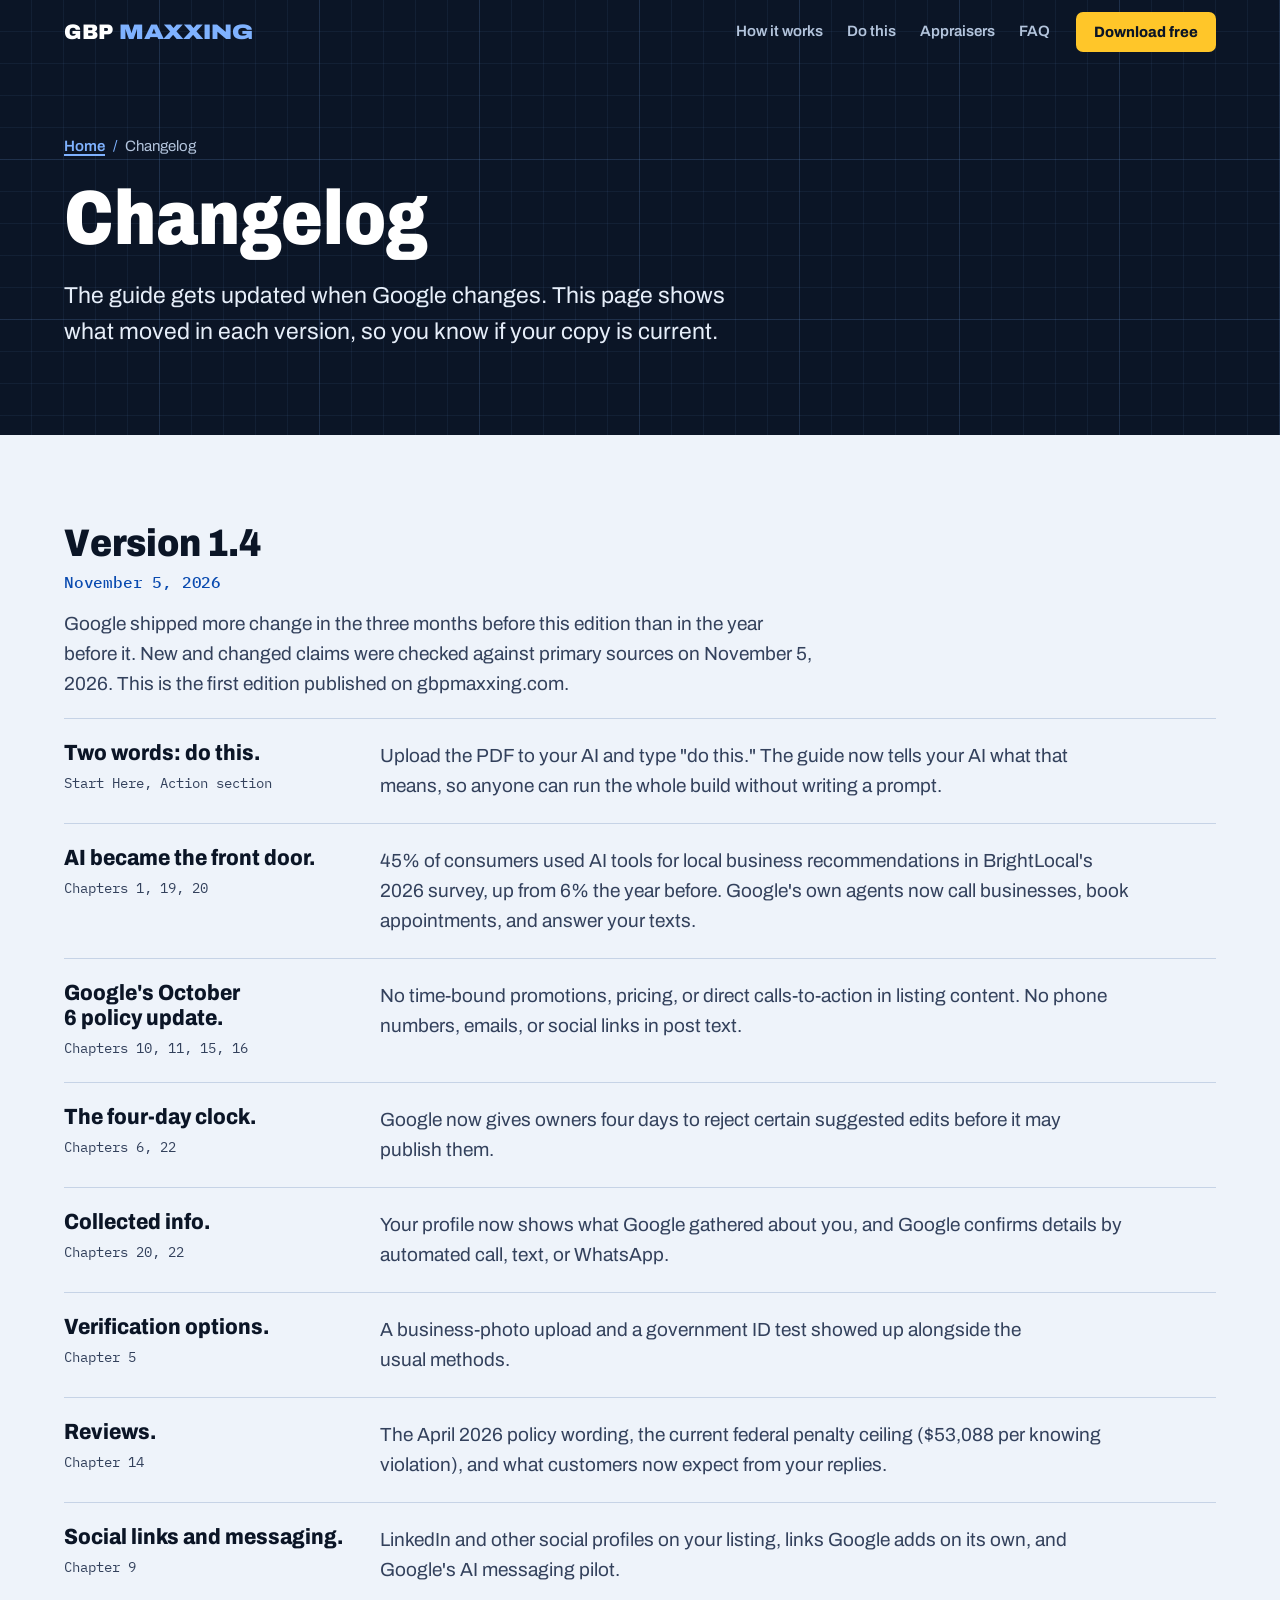
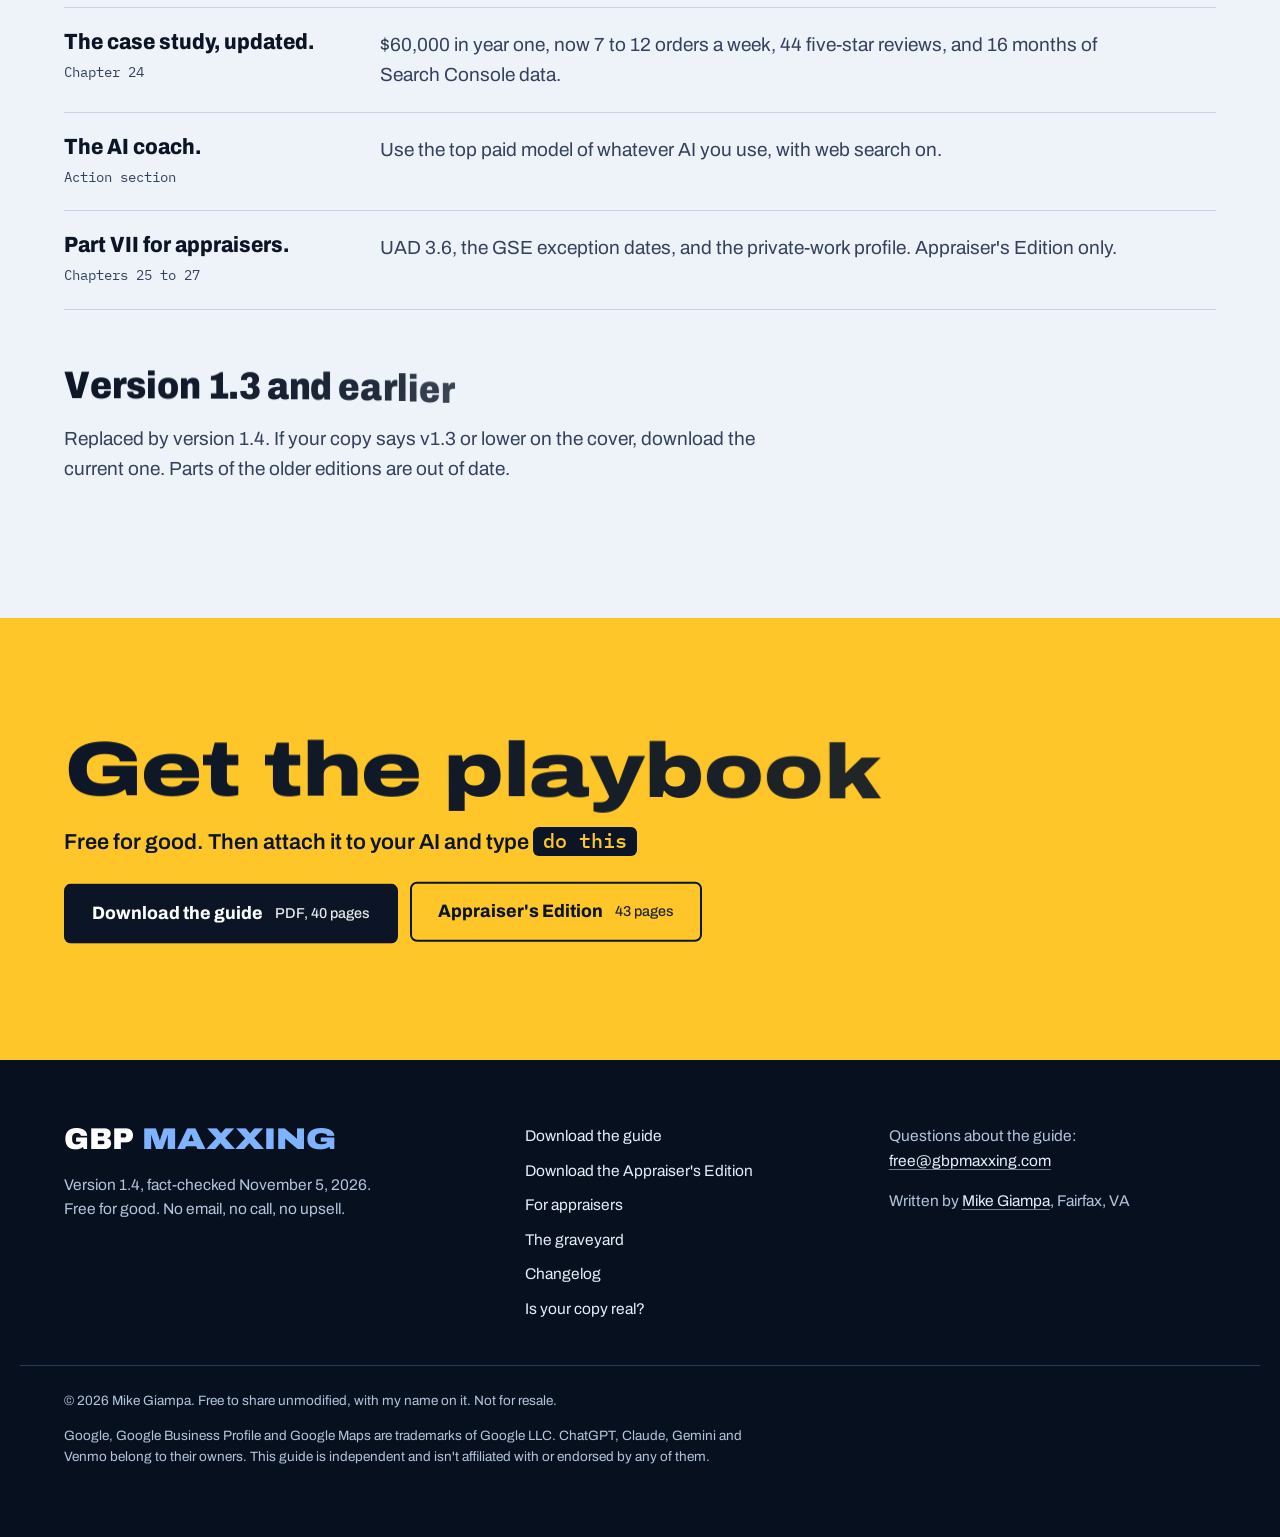
<file: changelog/index.html>
<!doctype html>
<html lang="en-US">
<head>
<meta charset="utf-8">
<meta name="viewport" content="width=device-width, initial-scale=1, viewport-fit=cover">
<title>GBP MAXXING Changelog: What&#39;s New in v1.4</title>
<meta name="description" content="What changed in GBP MAXXING v1.4, fact-checked November 5, 2026: the do this AI trigger, Google&#39;s October 2026 policy update, AI search, reviews and more.">
<link rel="canonical" href="https://gbpmaxxing.com/changelog/">
<meta name="author" content="Mike Giampa">
<meta name="robots" content="index, follow, max-image-preview:large">
<meta name="theme-color" content="#0B1526">
<meta name="color-scheme" content="dark light">
<meta property="og:type" content="website">
<meta property="og:site_name" content="GBP MAXXING">
<meta property="og:title" content="GBP MAXXING Changelog: What&#39;s New in v1.4">
<meta property="og:description" content="What changed in GBP MAXXING v1.4, fact-checked November 5, 2026: the do this AI trigger, Google&#39;s October 2026 policy update, AI search, reviews and more.">
<meta property="og:url" content="https://gbpmaxxing.com/changelog/">
<meta property="og:image" content="https://gbpmaxxing.com/assets/img/og-home-v2.png">
<meta property="og:image:width" content="1200">
<meta property="og:image:height" content="630">
<meta property="og:image:alt" content="GBP MAXXING: the free Google Business Profile playbook">
<meta property="og:locale" content="en_US">
<meta name="twitter:card" content="summary_large_image">
<meta name="twitter:title" content="GBP MAXXING Changelog: What&#39;s New in v1.4">
<meta name="twitter:description" content="What changed in GBP MAXXING v1.4, fact-checked November 5, 2026: the do this AI trigger, Google&#39;s October 2026 policy update, AI search, reviews and more.">
<meta name="twitter:image" content="https://gbpmaxxing.com/assets/img/og-home-v2.png">
<link rel="icon" href="/favicon.ico" sizes="32x32">
<link rel="icon" href="/assets/img/favicon.svg" type="image/svg+xml">
<link rel="icon" href="/assets/img/icon-192.png" type="image/png" sizes="192x192">
<link rel="apple-touch-icon" href="/assets/img/apple-touch-icon.png">
<link rel="manifest" href="/site.webmanifest">
<link rel="preload" href="/assets/fonts/archivo-latin-wdth-normal.woff2" as="font" type="font/woff2" crossorigin>
<style>@font-face{font-family:Archivo Variable;font-style:normal;font-display:swap;font-weight:100 900;font-stretch:62% 125%;src:url(/assets/fonts/archivo-latin-wdth-normal.woff2) format("woff2-variations"),url(/assets/fonts/archivo-latin-wdth-normal.woff2) format("woff2")}@font-face{font-family:Plex Mono;font-style:normal;font-display:swap;font-weight:400;src:url(/assets/fonts/ibm-plex-mono-latin-400-normal.woff2) format("woff2")}@font-face{font-family:Plex Mono;font-style:normal;font-display:swap;font-weight:500;src:url(/assets/fonts/ibm-plex-mono-latin-500-normal.woff2) format("woff2")}:root{--navy: #0B1526;--navy-2: #0F1D34;--navy-3: #142846;--night: #07101E;--blue: #7FB2FF;--blue-ink: #0A4BB0;--yellow: #FFC629;--yellow-2: #FFD866;--vellum: #EEF3FA;--paper: #FBFCFE;--ink: #0B1526;--ink-2: #33415C;--on-dark: #E6EEF9;--on-dark-2: #B3C4DC;--rule-dark: #223A5E;--rule-light: #C6D3E6;--grid: rgba(127, 178, 255, .065);--grid-major: rgba(127, 178, 255, .11);--wrap: 1240px;--gutter: clamp(18px, 4.4vw, 44px);--f: "Archivo Variable", "Archivo", system-ui, -apple-system, "Segoe UI", Roboto, sans-serif;--mono: "Plex Mono", ui-monospace, SFMono-Regular, Menlo, Consolas, monospace;--ease: cubic-bezier(.2, .8, .2, 1)}*,*:before,*:after{box-sizing:border-box}html{-webkit-text-size-adjust:100%;scroll-padding-top:84px}body{margin:0;background:var(--navy);color:var(--on-dark);font-family:var(--f);font-size:clamp(17px,.55vw + 14.5px,19px);line-height:1.58;font-weight:400;font-stretch:100%;-webkit-font-smoothing:antialiased;-moz-osx-font-smoothing:grayscale;text-rendering:optimizeLegibility;overflow-x:clip}img,svg{max-width:100%}img{height:auto;display:block}a{color:inherit;text-underline-offset:.18em;text-decoration-thickness:1.5px}h1,h2,h3{margin:0;line-height:1.02;font-weight:800;text-wrap:balance}p{margin:0 0 1em;text-wrap:pretty}button{font:inherit}.wrap{max-width:var(--wrap);margin:0 auto;padding:0 var(--gutter)}.skip{position:absolute;left:-9999px;top:12px;z-index:100;background:var(--yellow);color:var(--navy);padding:10px 16px;border-radius:6px;font-weight:700}.skip:focus{left:12px}.vh{position:absolute!important;width:1px;height:1px;padding:0;margin:-1px;overflow:hidden;clip:rect(0 0 0 0);clip-path:inset(50%);white-space:nowrap;border:0}:focus-visible{outline:3px solid var(--yellow);outline-offset:3px;border-radius:4px}.vellum :focus-visible,.sub-body :focus-visible,.final :focus-visible{outline-color:var(--navy)}.navy,.sub-hero,.hero{background-color:var(--navy);background-image:linear-gradient(var(--grid-major) 1px,transparent 1px),linear-gradient(90deg,var(--grid-major) 1px,transparent 1px),linear-gradient(var(--grid) 1px,transparent 1px),linear-gradient(90deg,var(--grid) 1px,transparent 1px);background-size:160px 160px,160px 160px,32px 32px,32px 32px;background-position:-1px -1px}.vellum{background:var(--vellum);color:var(--ink)}.sec{position:relative;padding:clamp(80px,11vw,150px) 0}.sec,.hero,.sub-hero,.sub-body{overflow-x:clip}h2{font-size:clamp(38px,5.4vw,78px);font-stretch:76%;font-weight:860;letter-spacing:-.005em;line-height:.96;max-width:15ch}h2.h-wide{font-stretch:116%;font-weight:820;max-width:20ch;font-size:clamp(34px,4.6vw,66px)}.navy h2,.grave h2{color:#fff}.vellum h2{color:var(--ink)}.intro{font-size:clamp(18px,1.2vw + 8px,22px);color:var(--on-dark-2);max-width:54ch;margin-top:22px}.vellum .intro{color:var(--ink-2)}.btn{display:inline-flex;align-items:center;justify-content:center;gap:12px;min-height:50px;padding:12px 22px;border-radius:7px;border:2px solid transparent;font-family:var(--f);font-weight:760;font-stretch:96%;font-size:17px;line-height:1.1;text-decoration:none;cursor:pointer;white-space:nowrap;transition:background-color .2s,border-color .2s,transform .15s var(--ease),color .2s}.btn:active{transform:translateY(1px)}.btn-lg{min-height:60px;padding:14px 26px;font-size:18px}.btn-sm{min-height:40px;padding:8px 16px;font-size:15px}.btn-block{width:100%}.btn-meta{font-weight:500;font-size:.8em;opacity:.9;font-stretch:100%}.btn-primary{background:var(--yellow);color:var(--navy)}.btn-primary:hover{background:var(--yellow-2)}.btn-ghost{border-color:var(--blue);color:#fff;background:#0b1526e0}.btn-ghost:hover{background:#7fb2ff29}.btn-dark{background:var(--navy);color:#fff}.btn-dark:hover{background:var(--navy-3)}.btn-line{border-color:var(--navy);color:var(--navy);background:transparent}.btn-line:hover{background:#0b15260f}.cta-row,.act-row{display:flex;flex-wrap:wrap;gap:12px}.act-row{margin:22px 0 8px}.chip{display:inline-block;font-family:var(--mono);font-weight:500;font-size:.9em;line-height:1.35;padding:.06em .5em .1em;border-radius:6px;background:var(--navy);color:var(--yellow);white-space:nowrap;vertical-align:.04em}.chip-dark{background:#ffc6291a;border:1px solid rgba(255,198,41,.55)}.caret{display:inline-block;width:.5em;height:1.05em;margin-left:3px;vertical-align:-.18em;background:var(--yellow);animation:blink 1.05s steps(1) infinite}@keyframes blink{50%{opacity:0}}.tlink{color:var(--blue);font-weight:650}.tlink:hover{color:#fff}.site-head{position:fixed;inset:0 0 auto;z-index:50;transition:background-color .3s,box-shadow .3s,backdrop-filter .3s}.site-head.is-solid{background:#0b1526e6;-webkit-backdrop-filter:blur(12px);backdrop-filter:blur(12px);box-shadow:0 1px 0 var(--rule-dark)}.head-in{max-width:var(--wrap);margin:0 auto;padding:12px var(--gutter);display:flex;align-items:center;gap:26px}.mark{display:inline-flex;align-items:baseline;gap:.26em;font-weight:900;font-size:21px;line-height:1;color:#fff;text-decoration:none;letter-spacing:.005em}.mark-g{font-stretch:100%}.mark-m{font-stretch:125%;color:var(--blue)}.mark-lg{font-size:30px}.head-nav{display:none;gap:24px;margin-left:auto}.head-nav a{color:var(--on-dark-2);text-decoration:none;font-weight:600;font-size:15px}.head-nav a:hover{color:#fff}.head-in .btn{margin-left:auto}@media(min-width:920px){.head-nav{display:flex}.head-in .btn{margin-left:0}}.hero{position:relative;min-height:100svh;padding:clamp(96px,13vh,132px) 0 clamp(48px,7vh,80px);overflow:hidden;display:flex;align-items:center}.hero-stage{position:absolute;inset:0;z-index:0}.hero-canvas{position:absolute;inset:0;width:100%;height:100%;display:block;opacity:0;transition:opacity .5s ease}.hero-canvas.is-ready{opacity:1}.hero-shade{position:absolute;inset:0;pointer-events:none;background:linear-gradient(90deg,#0b1526e6,#0b15268c 32%,#0b152600 56%),linear-gradient(0deg,var(--navy) 0%,rgba(11,21,38,0) 26%),linear-gradient(180deg,#0b1526b3,#0b152600 18%)}.hero-in{position:relative;z-index:1;width:100%}.hero-title{display:block;margin:0}.wm{display:block;font-weight:900;line-height:.8;text-transform:uppercase;letter-spacing:-.012em}.wm-g,.wm-m{display:block;font-size:clamp(64px,11.6vw,178px)}.wm-g{color:#fff;font-stretch:100%}.wm-m{color:var(--blue);font-stretch:var(--wdth, 125%);margin-top:.02em;white-space:nowrap}.hero-sub{display:block;margin-top:clamp(16px,2.2vw,26px);font-size:clamp(23px,2.6vw,36px);font-weight:760;font-stretch:88%;color:#fff;line-height:1.12;letter-spacing:0;text-transform:none}.hero-grid{display:grid;grid-template-columns:minmax(0,1fr);gap:34px;margin-top:clamp(18px,2.4vw,30px)}.lede{font-size:clamp(18px,.7vw + 13px,21px);color:var(--on-dark);max-width:40ch}.hero .cta-row{margin:26px 0 20px}.dothis-line{font-size:17px;color:var(--on-dark-2)}.hero-cover{margin:0;justify-self:start}.hero-cover img{width:min(320px,56vw);border-radius:3px;transform:perspective(1300px) rotateY(-16deg) rotateX(7deg) rotate(1.5deg);box-shadow:0 50px 90px -20px #0009,0 0 0 1px #7fb2ff4d;transform-origin:40% 60%}@media(min-width:960px){.hero-grid{grid-template-columns:minmax(0,1.3fr) minmax(0,.7fr);align-items:start}.hero-cover{justify-self:end;margin-top:-28px}.hero-cover img{width:min(290px,22vw)}}.no-webgl{background:var(--navy) url(/assets/img/hero-still-wide.webp) center / cover no-repeat}@media(max-width:759px),(max-aspect-ratio:1/1){.no-webgl{background-image:url(/assets/img/hero-still-tall.webp);background-position:center bottom}}.split{display:grid;gap:52px;grid-template-columns:minmax(0,1fr)}@media(min-width:920px){.split{grid-template-columns:minmax(0,1.05fr) minmax(0,.95fr);align-items:center;gap:72px}}.copy p{color:var(--ink-2);max-width:54ch;font-size:clamp(17px,.5vw + 14.5px,19.5px)}.vellum .copy h2{margin-bottom:26px}.receipt-stage{display:flex;justify-content:center;padding:10px 0 30px}.receipt{position:relative;width:min(392px,100%);font-family:var(--mono);color:#1c2433}.r-paper{position:relative;background:var(--paper);padding:30px 28px 38px;box-shadow:0 40px 70px -24px #0b152652,0 2px #0b15260a;transform:rotate(1.2deg)}.r-paper:after{content:"";position:absolute;left:0;right:0;bottom:0;height:9px;background:linear-gradient(45deg,var(--vellum) 50%,transparent 50%) 0 100% / 14px 9px repeat-x,linear-gradient(-45deg,var(--vellum) 50%,transparent 50%) 0 100% / 14px 9px repeat-x}.r-head{text-align:center;font-weight:500;font-size:17px;text-transform:uppercase;letter-spacing:.06em;margin:0 0 4px}.r-sub{text-align:center;font-size:13px;color:#48536a;margin:0 0 20px}.r-items{list-style:none;margin:0;padding:14px 0 6px;border-top:1.5px dashed #9AA6BA}.r-items li,.r-total{display:flex;justify-content:space-between;gap:16px;font-size:15px;padding:7px 0}.r-items li span:last-child{text-align:right}.r-total{border-top:1.5px dashed #9AA6BA;margin:8px 0 0;padding-top:14px;font-weight:500;font-size:17px;text-transform:uppercase}.r-foot{text-align:center;font-size:12.5px;color:#48536a;margin:22px 0 0;text-transform:uppercase;letter-spacing:.04em}.stamp{position:absolute;right:-34px;bottom:-22px;z-index:2;display:grid;justify-items:center;gap:2px;background:var(--yellow);color:var(--navy);padding:14px 22px 12px;border-radius:8px;transform:rotate(-12deg);box-shadow:0 18px 36px -10px #0b152673;font-family:var(--f)}.stamp-big{font-size:56px;font-weight:900;font-stretch:125%;line-height:.9;letter-spacing:.01em}.stamp-small{font-family:var(--mono);font-size:12.5px;font-weight:500}.proof-grid{display:grid;gap:54px;margin-top:46px}@media(min-width:980px){.proof-grid{grid-template-columns:minmax(0,.86fr) minmax(0,1.14fr);align-items:start;gap:72px}}.proof-list{list-style:none;margin:0;padding:0;display:grid;gap:28px}.proof-list li{font-size:clamp(17px,.5vw + 14.5px,19px);color:var(--on-dark-2);border-top:1px solid var(--rule-dark);padding-top:20px}.proof-list strong{display:block;font-size:clamp(28px,3vw,42px);font-stretch:84%;font-weight:850;color:#fff;line-height:1.04;margin-bottom:8px}.chart{margin:0}.chart svg{width:100%;height:auto;display:block;overflow:visible}.chart figcaption{font-size:14.5px;color:var(--on-dark-2);margin-top:16px;max-width:64ch}.how-head{margin-bottom:clamp(30px,4vw,56px)}.how-body{position:relative}.step{position:relative;padding:30px 0 30px 26px;border-top:1px solid var(--rule-dark)}.step:before{content:"";position:absolute;left:0;top:34px;bottom:34px;width:4px;border-radius:2px;background:var(--rule-dark);transition:background-color .35s}.step.is-on:before{background:var(--yellow)}.step h3{font-size:clamp(30px,3.2vw,44px);font-stretch:112%;color:#fff;margin-bottom:12px}.step p{color:var(--on-dark);max-width:46ch}.step .ch{color:var(--blue);font-size:15px;font-weight:600;margin:0}.how-phone-col{position:sticky;top:76px;z-index:0;align-self:start}.ph-note{text-align:center;font-size:13px;color:var(--on-dark-2);margin:12px 0 0}.phone{position:relative;width:min(330px,74vw);margin:0 auto;padding:12px;border:2px solid var(--blue);border-radius:42px;background:var(--navy-2);box-shadow:0 0 0 8px #7fb2ff0f,0 50px 80px -30px #0009}.ph-notch{position:absolute;top:18px;left:50%;width:76px;height:20px;margin-left:-38px;border-radius:12px;background:var(--navy);border:1.5px solid var(--blue);z-index:2}.ph-screen{position:relative;border-radius:32px;overflow:hidden;background:#f3f6fb;color:var(--ink);padding:48px 12px 14px;height:clamp(500px,64vh,620px)}.ph-search{display:flex;align-items:center;gap:8px;background:#fff;border:1px solid #CFD9E8;border-radius:22px;padding:9px 14px;font-size:15px;font-weight:600;color:var(--ink)}.ph-mag{width:13px;height:13px;border:2px solid var(--ink-2);border-radius:50%;position:relative;flex:none}.ph-mag:after{content:"";position:absolute;width:6px;height:2px;background:var(--ink-2);right:-5px;bottom:-3px;transform:rotate(45deg)}.ph-map{margin:10px 0;border-radius:14px;overflow:hidden;background:#e4ebf5;border:1px solid #D3DCEA}.ph-map-svg{display:block;width:100%;height:auto}.ph-map .roads path{stroke:#fff;stroke-width:7;fill:none}.ph-map .blocks rect{fill:#d2dcea}.ph-map .radius{fill:#0a4bb012;stroke:var(--blue-ink);stroke-width:1.5;stroke-dasharray:4 4;opacity:0;transition:opacity .5s}.ph-map .me{fill:var(--blue-ink);stroke:#fff;stroke-width:2.5;opacity:0;transition:opacity .5s}.ph-map .pin path{fill:#50607a;transition:fill .4s}.ph-map .pin circle{fill:#fff}.ph-map .pin-you path{fill:#50607a}.ph-map .pin-you{transition:transform .5s var(--ease)}.ph-results{position:relative;list-style:none;margin:0;padding:0;height:198px}.res{position:absolute;left:0;right:0;top:0;height:60px;display:grid;grid-template-columns:1fr auto;grid-template-rows:auto auto;column-gap:8px;background:#fff;border:1px solid #D6DFEC;border-radius:12px;padding:8px 12px;transition:transform .7s var(--ease),border-color .4s,box-shadow .4s}.res-name{font-weight:760;font-size:15px}.res-meta{font-size:13px;color:var(--ink-2);display:inline-flex;align-items:center;gap:6px;justify-self:end}.res-tag{grid-column:1 / -1;font-size:12.5px;color:var(--ink-2);white-space:nowrap;overflow:hidden;text-overflow:ellipsis;border-radius:4px;transition:background-color .4s,color .4s}.stars{width:58px;height:11px;background:linear-gradient(90deg,#E5A800 var(--fill, 86%),#C9D2DF var(--fill, 86%));-webkit-mask:url("data:image/svg+xml,%3Csvg xmlns='http://www.w3.org/2000/svg' viewBox='0 0 60 11'%3E%3Cg fill='%23000'%3E%3Cpath d='M5.5 0l1.6 3.6 3.9.4-2.9 2.6.8 3.9L5.5 8.5 2.1 10.5l.8-3.9L0 4l3.9-.4z'/%3E%3Cpath transform='translate(12)' d='M5.5 0l1.6 3.6 3.9.4-2.9 2.6.8 3.9L5.5 8.5 2.1 10.5l.8-3.9L0 4l3.9-.4z'/%3E%3Cpath transform='translate(24)' d='M5.5 0l1.6 3.6 3.9.4-2.9 2.6.8 3.9L5.5 8.5 2.1 10.5l.8-3.9L0 4l3.9-.4z'/%3E%3Cpath transform='translate(36)' d='M5.5 0l1.6 3.6 3.9.4-2.9 2.6.8 3.9L5.5 8.5 2.1 10.5l.8-3.9L0 4l3.9-.4z'/%3E%3Cpath transform='translate(48)' d='M5.5 0l1.6 3.6 3.9.4-2.9 2.6.8 3.9L5.5 8.5 2.1 10.5l.8-3.9L0 4l3.9-.4z'/%3E%3C/g%3E%3C/svg%3E") center / 100% 100% no-repeat;mask:url("data:image/svg+xml,%3Csvg xmlns='http://www.w3.org/2000/svg' viewBox='0 0 60 11'%3E%3Cg fill='%23000'%3E%3Cpath d='M5.5 0l1.6 3.6 3.9.4-2.9 2.6.8 3.9L5.5 8.5 2.1 10.5l.8-3.9L0 4l3.9-.4z'/%3E%3Cpath transform='translate(12)' d='M5.5 0l1.6 3.6 3.9.4-2.9 2.6.8 3.9L5.5 8.5 2.1 10.5l.8-3.9L0 4l3.9-.4z'/%3E%3Cpath transform='translate(24)' d='M5.5 0l1.6 3.6 3.9.4-2.9 2.6.8 3.9L5.5 8.5 2.1 10.5l.8-3.9L0 4l3.9-.4z'/%3E%3Cpath transform='translate(36)' d='M5.5 0l1.6 3.6 3.9.4-2.9 2.6.8 3.9L5.5 8.5 2.1 10.5l.8-3.9L0 4l3.9-.4z'/%3E%3Cpath transform='translate(48)' d='M5.5 0l1.6 3.6 3.9.4-2.9 2.6.8 3.9L5.5 8.5 2.1 10.5l.8-3.9L0 4l3.9-.4z'/%3E%3C/g%3E%3C/svg%3E") center / 100% 100% no-repeat}.stars.s4{--fill: 82%}.stars.s5{--fill: 100%}.res-a{transform:translateY(0)}.res-b{transform:translateY(68px)}.res-you{transform:translateY(136px)}.ph-ai{position:absolute;left:12px;right:12px;bottom:14px;background:var(--navy);color:#fff;border-radius:14px;padding:12px 14px;font-size:13.5px;line-height:1.45;transform:translateY(130%);opacity:0;transition:transform .6s var(--ease),opacity .4s}.ph-ai-k{display:block;font-family:var(--mono);font-size:12px;color:var(--yellow);margin-bottom:4px}.phone[data-step="1"] .res-you .res-tag{background:#fff1c2;color:var(--ink)}.phone[data-step="2"] .radius,.phone[data-step="2"] .me{opacity:1}.phone[data-step="3"] .res-you,.phone[data-step="4"] .res-you{transform:translateY(0);border-color:#e5a800;box-shadow:0 10px 24px -12px #e5a800b3}.phone[data-step="3"] .res-a,.phone[data-step="4"] .res-a{transform:translateY(68px)}.phone[data-step="3"] .res-b,.phone[data-step="4"] .res-b{transform:translateY(136px)}.phone[data-step="3"] .pin-you path,.phone[data-step="4"] .pin-you path{fill:#e5a800}.phone[data-step="3"] .pin-you,.phone[data-step="4"] .pin-you{transform:translate(176px,74px) scale(1.35)}.phone[data-step="4"] .ph-ai{transform:none;opacity:1}@media(min-width:980px){.how-body{display:grid;grid-template-columns:minmax(0,1fr) minmax(0,.92fr);gap:80px}.how-phone-col{grid-column:2;grid-row:1}.how-steps{grid-column:1;grid-row:1}.step{min-height:62vh;display:flex;flex-direction:column;justify-content:center}.how-steps .step:last-child{min-height:74vh}}@media(max-width:979px){.how-phone-col{top:62px}.phone{width:min(236px,60vw);border-radius:32px;padding:8px}.ph-screen{height:min(420px,50vh);border-radius:25px;padding:38px 9px 10px}.ph-notch{top:13px;width:56px;height:15px;margin-left:-28px}.ph-search{font-size:13px;padding:7px 11px}.ph-results{height:164px}.res{height:50px;padding:5px 9px;border-radius:10px}.res-name{font-size:13px}.res-meta,.res-tag{font-size:11px}.stars{width:48px;height:9px}.res-b{transform:translateY(56px)}.res-you{transform:translateY(112px)}.phone[data-step="3"] .res-a,.phone[data-step="4"] .res-a{transform:translateY(56px)}.phone[data-step="3"] .res-b,.phone[data-step="4"] .res-b{transform:translateY(112px)}.ph-ai{font-size:11.5px;padding:9px 11px;left:9px;right:9px;bottom:10px}.ph-note{display:none}.how-steps{position:relative;z-index:2;margin-top:6vh}.how-steps .step{background:var(--navy-2);border:1px solid var(--rule-dark);border-radius:12px;padding:20px 18px 20px 30px;margin:0 0 44vh;box-shadow:0 -24px 40px -12px #07101ed9}.how-steps .step:last-child{margin-bottom:8vh}.step:before{left:13px;top:22px;bottom:22px}.step h3{font-size:28px}.step p{font-size:16.5px}}.grave{background:var(--night);padding-bottom:0;overflow:hidden}.grave .intro{color:var(--on-dark-2)}.grave:before{content:"";position:absolute;inset:0;pointer-events:none;background:radial-gradient(ellipse 60% 30% at 20% 88%,rgba(127,178,255,.1),transparent 70%),radial-gradient(ellipse 50% 26% at 78% 92%,rgba(127,178,255,.08),transparent 70%);animation:fog 18s ease-in-out infinite alternate}@keyframes fog{to{transform:translate(4%)}}.stones{position:relative;display:grid;grid-template-columns:repeat(2,minmax(0,1fr));gap:14px;margin-top:54px;align-items:end;overflow:hidden;padding-top:30px}@media(min-width:900px){.stones{grid-template-columns:repeat(4,minmax(0,1fr));gap:26px}}.stone-face{position:relative;text-align:center;padding:clamp(44px,6vw,70px) clamp(12px,1.6vw,22px) 28px;border:2px solid var(--blue);border-bottom:0;border-radius:50% 50% 0 0/22% 22% 0 0;background:linear-gradient(180deg,#7fb2ff1a,#7fb2ff06);min-height:clamp(250px,26vw,330px)}.stone-face:before{content:"";position:absolute;top:18px;left:50%;width:2px;height:22px;margin-left:-1px;background:var(--blue);opacity:.7}.stone-face:after{content:"";position:absolute;top:25px;left:50%;width:14px;height:2px;margin-left:-7px;background:var(--blue);opacity:.7}.stone h3{font-size:clamp(19px,1.7vw,25px);font-stretch:86%;color:#fff}.stone-date{font-family:var(--mono);font-size:clamp(12px,1vw,14px);color:var(--yellow);margin:12px 0 10px}.stone-ep{font-size:clamp(14px,1.1vw,15.5px);color:var(--on-dark-2);margin:0;line-height:1.45}.ground{height:clamp(70px,9vw,110px);border-top:2px solid var(--blue);background:repeating-linear-gradient(-45deg,rgba(127,178,255,.1) 0 2px,transparent 2px 14px)}.grave-more{margin:28px 0 46px}.dothis .copy>p{color:var(--ink-2)}.steps{counter-reset:s;list-style:none;padding:0;margin:28px 0 22px;display:grid;gap:16px}.steps li{counter-increment:s;position:relative;padding-left:58px;min-height:42px;font-size:clamp(17px,.5vw + 14.5px,19.5px);color:var(--ink-2)}.steps li:before{content:counter(s);position:absolute;left:0;top:-3px;width:42px;height:42px;border-radius:50%;background:var(--navy);color:var(--yellow);font-weight:900;font-size:19px;display:grid;place-items:center}.steps strong{color:var(--ink)}.mp{margin-top:26px;border-top:1px solid var(--rule-light);padding-top:16px}.mp summary{cursor:pointer;font-weight:760;color:var(--ink);list-style:none;display:inline-flex;gap:10px;align-items:center}.mp summary::-webkit-details-marker{display:none}.mp summary:before{content:"+";display:grid;place-items:center;width:26px;height:26px;border-radius:50%;border:2px solid var(--ink);font-weight:600;line-height:1;transition:transform .2s}.mp[open] summary:before{transform:rotate(45deg)}.mp-body{font-family:var(--mono);font-size:14px;line-height:1.6;color:var(--ink);background:#fff;border:1px solid var(--rule-light);border-left:4px solid var(--blue-ink);padding:18px;margin:14px 0}.mp-body p:last-child{margin:0}.chat-col{min-width:0}.chat{background:#fff;border:1px solid var(--rule-light);border-radius:20px;box-shadow:0 40px 80px -30px #0b152659;overflow:hidden;color:var(--ink);font-size:16px}.chat-top{display:flex;align-items:center;gap:10px;padding:14px 20px;border-bottom:1px solid var(--rule-light);font-weight:760}.chat-dot{width:10px;height:10px;border-radius:50%;background:#2f9e66}.chat-body{position:relative;padding:20px;display:grid;gap:12px;min-height:440px;align-content:start}.m{max-width:88%;padding:12px 15px;border-radius:16px}.m-file{justify-self:end;display:flex;align-items:center;gap:12px;background:var(--vellum);border:1px solid var(--rule-light)}.m-file small{display:block;font-size:13px;color:var(--ink-2)}.pdf-ico{background:#b42318;color:#fff;font-weight:800;font-size:11.5px;padding:8px 7px;border-radius:5px;letter-spacing:.03em}.m-user{justify-self:end;background:var(--navy);color:#fff;font-family:var(--mono);font-size:17px;border-bottom-right-radius:5px}.m-ai{justify-self:start;background:var(--vellum);border-bottom-left-radius:5px}.m-ai p{margin:0 0 8px}.m-ai ol{margin:0;padding-left:22px}.m-ai li{margin-bottom:3px}.m-dots{position:absolute;left:20px;display:none;gap:5px;padding:14px 16px;background:var(--vellum);border-radius:16px}.m-dots i{width:7px;height:7px;border-radius:50%;background:var(--ink-2);animation:dot 1s infinite ease-in-out}.m-dots i:nth-child(2){animation-delay:.15s}.m-dots i:nth-child(3){animation-delay:.3s}@keyframes dot{0%,to{opacity:.3;transform:translateY(0)}50%{opacity:1;transform:translateY(-3px)}}.chat.is-thinking .m-dots{display:inline-flex}.chat-in{display:flex;justify-content:space-between;align-items:center;margin:0 16px 16px;padding:12px 14px;border:1px solid var(--rule-light);border-radius:16px;color:var(--ink-2)}.chat-send{width:30px;height:30px;border-radius:50%;background:var(--navy);position:relative}.chat-send:after{content:"";position:absolute;left:11px;top:12px;width:7px;height:7px;border-left:2.2px solid #fff;border-top:2.2px solid #fff;transform:rotate(45deg)}.chat-note{font-size:14px;color:var(--ink-2);text-align:center;margin:12px 0 0}@media(min-width:920px){.split-chat{grid-template-columns:minmax(0,1fr) minmax(0,.92fr)}}.inside{overflow:hidden}.toc{--toc-cols: 150px minmax(0, .82fr) minmax(0, 1.3fr);margin-top:48px;position:relative}.toc-head{display:grid;grid-template-columns:var(--toc-cols);gap:0 40px;padding-bottom:12px;border-bottom:1.5px solid var(--blue);font-family:var(--mono);font-size:13px;letter-spacing:.14em;text-transform:uppercase;color:var(--on-dark-2)}.toc-row{position:relative;display:grid;grid-template-columns:var(--toc-cols);gap:0 40px;align-items:start;padding:32px 0 34px}.toc-row:first-of-type .toc-rule{display:none}.toc-rule{position:absolute;left:0;right:0;top:0;height:1px;background:#7fb2ff4d;transform-origin:0 50%;transition:transform .9s cubic-bezier(.65,0,.35,1),background-color .25s}.toc-end{position:relative;display:block}.toc-num{margin:0;font-size:104px;font-weight:900;font-stretch:62%;line-height:.78;letter-spacing:-.01em;color:transparent;-webkit-text-stroke:1.6px var(--blue);transition:opacity .7s ease-out .25s,transform .7s cubic-bezier(.2,.7,.2,1) .25s,-webkit-text-stroke-color .25s}.toc-title{margin:0;font-size:clamp(24px,2.1vw,31px);font-stretch:92%;line-height:1.08;color:#fff}.toc-title .pk{display:flex;flex-wrap:wrap;align-items:center;gap:10px;margin-bottom:10px;font-family:var(--mono);font-size:13px;font-weight:500;letter-spacing:.14em;text-transform:uppercase;color:var(--blue)}.toc-tag{background:var(--yellow);color:var(--navy);border-radius:4px;padding:3px 8px;letter-spacing:.08em}.toc-ch{list-style:none;margin:0;padding:0;display:grid;gap:9px}.toc-ch li{display:grid;grid-template-columns:44px minmax(0,1fr);font-size:16.5px;line-height:1.4;color:var(--on-dark)}.toc-ch .cn{padding-top:3px;font-family:var(--mono);font-size:13.5px;letter-spacing:.04em;color:var(--blue)}.toc-title,.toc-ch li{transition:opacity .5s ease-out,transform .5s cubic-bezier(.2,.7,.2,1);transition-delay:calc(.3s + var(--i, 0) * .05s)}.toc-armed .toc-row:not(.in) .toc-rule,.toc-armed .toc-end:not(.in){transform:scaleX(0)}.toc-armed .toc-row:not(.in) .toc-num{opacity:0;transform:translate(-28px)}.toc-armed .toc-row:not(.in) .toc-title,.toc-armed .toc-row:not(.in) .toc-ch li{opacity:0;transform:translateY(14px)}.toc-end{transition:transform .9s cubic-bezier(.65,0,.35,1)}.toc-appr .toc-num{-webkit-text-stroke-color:var(--yellow)}.toc-appr .toc-title .pk,.toc-appr .cn{color:var(--yellow)}@media(hover:hover)and (pointer:fine){.toc-row:hover .toc-num{-webkit-text-stroke-color:var(--yellow)}.toc-row:hover .toc-rule{background-color:var(--yellow)}}@media(max-width:860px){.toc{--toc-cols: 78px minmax(0, 1fr);margin-top:36px}.toc-head{display:none}.toc-row{gap:16px 20px;padding:26px 0 28px}.toc-row:first-of-type .toc-rule{display:block}.toc-num{font-size:72px}.toc-ch{grid-column:1 / -1}}.for{overflow:hidden}.trades{display:flex;flex-wrap:wrap;gap:.04em .32em;margin:34px 0;font-size:clamp(34px,5.4vw,86px);font-weight:880;line-height:.9;color:var(--ink);text-transform:uppercase;will-change:transform}.trades .t{display:inline-block;flex:none;white-space:nowrap}.t1{font-stretch:62%}.t2{font-stretch:125%;font-weight:820}.t3{font-stretch:84%}.t0{font-stretch:108%}.for-copy{font-size:clamp(18px,.6vw + 14px,21px);color:var(--ink-2);max-width:56ch}.appr-box{margin-top:54px;max-width:900px;border-radius:14px;padding:clamp(26px,4vw,48px);color:var(--on-dark);background-color:var(--navy);background-image:linear-gradient(var(--grid) 1px,transparent 1px),linear-gradient(90deg,var(--grid) 1px,transparent 1px);background-size:28px 28px}.appr-box h3{font-size:clamp(26px,2.6vw,36px);font-stretch:92%;color:#fff;margin-bottom:14px}.appr-box p{color:var(--on-dark);max-width:62ch}.about-grid{display:grid;gap:44px;align-items:center}@media(min-width:960px){.about-grid{grid-template-columns:minmax(0,420px) minmax(0,1fr);gap:80px}}.portrait{position:relative;margin:0;max-width:460px}.portrait img{width:100%;border-radius:6px}.portrait:before,.portrait:after{content:"";position:absolute;width:34px;height:34px;border-color:var(--blue);border-style:solid}.portrait:before{top:-12px;left:-12px;border-width:2px 0 0 2px}.portrait:after{bottom:-12px;right:-12px;border-width:0 2px 2px 0}.about-copy h2{margin-bottom:24px}.about-lead{font-size:clamp(24px,2.3vw,33px);font-weight:760;font-stretch:90%;color:#fff;line-height:1.18}.about-copy p{color:var(--on-dark);max-width:58ch}.about-links{list-style:none;padding:0;margin:26px 0 0;display:grid;gap:10px;color:var(--on-dark-2)}.about-links a{color:var(--blue);font-weight:650}.about-links a:hover{color:#fff}.tip-grid{display:grid;gap:34px;align-items:center}@media(min-width:820px){.tip-grid{grid-template-columns:270px minmax(0,1fr);gap:64px}}.qr{display:block;width:min(270px,72vw);background:#fff;padding:14px;border-radius:14px;border:1px solid var(--rule-light);box-shadow:0 30px 60px -30px #0b152659}.qr svg{width:100%;height:auto;display:block}.qr-sm{width:100%}.tip h2{margin-bottom:18px}.tip p{color:var(--ink-2);max-width:56ch}.fine{font-size:14.5px;color:var(--ink-2)}.tip .fine a,.sub-card .fine a{color:var(--blue-ink)}.faq-grid{display:grid;gap:34px}@media(min-width:980px){.faq-grid{grid-template-columns:minmax(0,.62fr) minmax(0,1.38fr);gap:64px}}.faq-list details{border-top:1px solid var(--rule-dark);padding:20px 0}.faq-list details:last-child{border-bottom:1px solid var(--rule-dark)}.faq-list summary{cursor:pointer;list-style:none;display:flex;justify-content:space-between;align-items:center;gap:18px;font-size:clamp(19px,.8vw + 14px,23px);font-weight:720;color:#fff}.faq-list summary::-webkit-details-marker{display:none}.faq-list summary:after{content:"+";flex:none;color:var(--yellow);font-size:30px;font-weight:400;line-height:.8;transition:transform .2s}.faq-list details[open] summary:after{transform:rotate(45deg)}.faq-list p{margin:14px 0 0;color:var(--on-dark);max-width:64ch}.final{background:var(--yellow);color:var(--navy);padding:clamp(70px,9vw,120px) 0}.final h2{color:var(--navy);font-size:clamp(46px,8.4vw,132px);font-stretch:125%;max-width:none;letter-spacing:-.01em}.final p{font-size:clamp(18px,.6vw + 14px,22px);margin:18px 0 26px;font-weight:600}.final .chip-dark{background:var(--navy);color:var(--yellow);border:0}.final .btn-primary{background:var(--navy);color:#fff}.final .btn-primary:hover{background:var(--navy-3)}.final .btn-ghost{border-color:var(--navy);color:var(--navy);background:transparent}.final .btn-ghost:hover{background:#0b152614}.final-sm h2{font-size:clamp(40px,6vw,88px)}.site-foot{background:var(--night);color:var(--on-dark-2);padding:64px 0 calc(110px + env(safe-area-inset-bottom));font-size:15.5px}@media(min-width:920px){.site-foot{padding-bottom:56px}}.foot-grid{display:grid;gap:36px}@media(min-width:920px){.foot-grid{grid-template-columns:1.3fr 1fr 1fr}}.foot-mark p{margin-top:16px}.foot-nav{display:grid;gap:10px;align-content:start}.foot-nav a,.foot-contact a{color:var(--on-dark);text-decoration:none}.foot-contact a{text-decoration:underline;text-decoration-color:#e6eef980}.foot-nav a:hover,.foot-contact a:hover{text-decoration:underline;text-decoration-color:currentColor;color:#fff}.foot-legal{margin-top:44px;padding-top:24px;border-top:1px solid var(--rule-dark);font-size:13.5px}.foot-legal p{max-width:90ch}.dock{position:fixed;left:0;right:0;bottom:0;z-index:45;padding:10px var(--gutter) calc(10px + env(safe-area-inset-bottom));background:#0b1526f0;-webkit-backdrop-filter:blur(10px);backdrop-filter:blur(10px);border-top:1px solid var(--rule-dark);transform:translateY(110%);transition:transform .35s var(--ease)}.dock.is-on{transform:none}.dock .btn{width:100%}@media(min-width:920px){.dock{display:none}}.route{display:none}@media(min-width:1400px){.route{position:fixed;left:22px;top:50%;transform:translateY(-50%);z-index:30;display:flex;flex-direction:column;gap:18px;padding:6px 0}.route-line{position:absolute;left:5px;top:0;bottom:0;width:2px;background:var(--rule-dark);border-radius:1px}.route-fill{position:absolute;inset:0;background:var(--blue);transform-origin:top;transform:scaleY(0);border-radius:1px}.route-pt{position:relative;display:flex;align-items:center;gap:12px;text-decoration:none}.route-pt:before{content:"";width:12px;height:12px;border-radius:50%;background:var(--navy);border:2px solid var(--blue);transition:background-color .3s,border-color .3s,transform .3s}.route-pt.is-on:before{background:var(--yellow);border-color:var(--yellow);transform:scale(1.25)}.route-lbl{font-size:13px;font-weight:650;color:var(--on-dark-2);opacity:0;transform:translate(-4px);transition:opacity .2s,transform .2s;white-space:nowrap;background:#0b1526e6;padding:3px 8px;border-radius:5px}.route-pt:hover .route-lbl,.route-pt:focus-visible .route-lbl,.route-pt.is-on .route-lbl{opacity:1;transform:none}.route.on-light .route-lbl{color:var(--ink);background:#eef3faf2}}.sub-hero{padding:clamp(118px,15vh,160px) 0 clamp(52px,7vw,84px)}.crumbs ol{list-style:none;display:flex;flex-wrap:wrap;gap:8px;padding:0;margin:0 0 22px;font-size:15px;color:var(--on-dark-2)}.crumbs li+li:before{content:"/";margin-right:8px;color:var(--blue)}.crumbs a{color:var(--blue);font-weight:600}.sub-hero h1{font-size:clamp(40px,6vw,86px);font-stretch:82%;font-weight:870;color:#fff;max-width:17ch;line-height:.98}.sub-lede{font-size:clamp(18px,.8vw + 14px,23px);color:var(--on-dark);max-width:54ch;margin:22px 0 0}.nf .cta-row{margin-top:32px}.nf{min-height:72vh;display:flex;align-items:center}.sub-body{background:var(--vellum);color:var(--ink);padding:clamp(56px,7vw,96px) 0 clamp(72px,9vw,120px)}.prose h2{font-size:clamp(28px,3vw,42px);font-stretch:88%;color:var(--ink);margin:52px 0 18px;max-width:26ch;line-height:1.04}.prose>h2:first-child,.prose .sub-split>div>h2:first-child,.release:first-child h2{margin-top:0}.prose p,.prose li{color:var(--ink-2);max-width:68ch}.prose li{margin-bottom:8px}.prose a:not(.btn){color:var(--blue-ink)}.prose strong{color:var(--ink)}.sub-split{display:grid;gap:44px}@media(min-width:980px){.sub-split{grid-template-columns:minmax(0,1fr) 320px;gap:64px;align-items:start}}.sub-card{background:#fff;border:1px solid var(--rule-light);border-radius:14px;padding:20px;display:grid;gap:12px;align-self:start}@media(min-width:980px){.sub-card{position:sticky;top:96px}}.sub-card img{border-radius:4px;box-shadow:0 20px 40px -20px #0b152673}.sub-card .fine{margin:0}.grave-table{border-bottom:1px solid var(--rule-light)}.gt-row{display:grid;gap:6px 36px;padding:22px 0;border-top:1px solid var(--rule-light)}@media(min-width:820px){.gt-row{grid-template-columns:280px minmax(0,1fr)}}.gt-name h3{font-size:22px;font-stretch:90%;color:var(--ink);line-height:1.15}.gt-date{font-family:var(--mono);font-size:14px;color:var(--blue-ink);margin:6px 0 0}.gt-body p{margin-bottom:.6em}.gt-body p:last-child{margin-bottom:0}.chap-list{padding-left:34px}.chap-list li::marker{font-weight:800;color:var(--blue-ink)}.checks{padding-left:26px}.checks li{margin-bottom:14px}.checks li::marker{font-weight:800;color:var(--blue-ink)}.release+.release{margin-top:56px}.rel-date{display:block;font-family:var(--mono);font-weight:500;font-stretch:100%;font-size:16px;color:var(--blue-ink);margin-top:10px}.src li{font-size:16px}.sub-body .chip{font-size:.86em}.ch{display:inline-block;will-change:transform}.wd{display:inline-block;white-space:nowrap}.ticker{position:relative;background:var(--navy);padding:clamp(34px,5vw,60px) 0 clamp(44px,6vw,72px);overflow:hidden}.tape{display:flex;white-space:nowrap;font-family:var(--f);font-weight:900;font-stretch:72%;text-transform:uppercase;font-size:clamp(30px,4.6vw,64px);line-height:1;padding:.26em 0 .3em;width:110%;margin-left:-5%}.tape-track{display:flex;align-items:center;flex:none;will-change:transform}.tape span{padding:0 .08em}.tape-a{background:var(--yellow);color:var(--navy);transform:rotate(-2.4deg);position:relative;z-index:2;box-shadow:0 22px 44px -18px #000000bf}.tape-b{background:var(--navy-2);color:var(--blue);border-top:2px solid var(--blue);border-bottom:2px solid var(--blue);transform:rotate(1.7deg);margin-top:-12px}.tpin{display:inline-block;flex:none;width:.4em;height:.4em;margin:0 .7em;border-radius:50% 50% 50% 0;transform:rotate(-45deg);background:currentColor}.cursor-dot,.cursor-ring{position:fixed;left:0;top:0;pointer-events:none;z-index:9999;border-radius:50%;opacity:0;transition:opacity .3s,width .25s,height .25s,margin .25s,background-color .25s,border-color .25s}.cursor-dot{width:8px;height:8px;margin:-4px 0 0 -4px;background:var(--yellow);mix-blend-mode:normal}.cursor-ring{width:40px;height:40px;margin:-20px 0 0 -20px;border:1.5px solid var(--blue)}.has-cursor .cursor-dot,.has-cursor .cursor-ring{opacity:1}.cursor-ring.is-hot{width:70px;height:70px;margin:-35px 0 0 -35px;border-color:var(--yellow);background:#ffc62924}.stone{transform-origin:50% 100%}@media(max-width:700px){.wm-g,.wm-m{font-size:13.4vw}.hero{align-items:flex-start}.hero-cover{display:none}.hero-shade{background:linear-gradient(180deg,rgba(11,21,38,.9) 0%,rgba(11,21,38,.84) 60%,rgba(11,21,38,.05) 76%,rgba(11,21,38,.05) 94%,var(--navy) 100%)}.hero .btn-lg{width:100%;justify-content:space-between}.res-meta .stars{display:none}.res-name{white-space:nowrap;overflow:hidden;text-overflow:ellipsis}.phone{width:min(256px,66vw)}}@media(max-width:979px){.how-body{display:flex;flex-direction:column}.how-phone-col{order:-1;position:sticky;top:62px;align-self:center;width:100%}}@media(prefers-reduced-motion:reduce){*,*:before,*:after{animation:none!important;transition:none!important;scroll-behavior:auto!important}.hero-canvas{opacity:1}}</style>
<script type="application/ld+json">{"@context":"https://schema.org","@graph":[{"@type":"WebSite","@id":"https://gbpmaxxing.com/#website","url":"https://gbpmaxxing.com/","name":"GBP MAXXING","alternateName":["GBPMAXXING","gbpmaxxing.com","GBP MAXXING Playbook"],"description":"The free Google Business Profile playbook.","inLanguage":"en-US","publisher":{"@id":"https://gbpmaxxing.com/#mike"}},{"@type":"Person","@id":"https://gbpmaxxing.com/#mike","name":"Mike Giampa","jobTitle":"Founder and Chief Appraiser","description":"Certified residential real estate appraiser in Virginia, Washington DC and Maryland. 34 years in the business, more than 15,000 appraisals.","worksFor":{"@type":"Organization","name":"DC Metro Appraisals","url":"https://dcmetroappraisals.com/"},"address":{"@type":"PostalAddress","addressLocality":"Fairfax","addressRegion":"VA","addressCountry":"US"},"image":"https://gbpmaxxing.com/assets/img/mike-giampa-960.jpg","url":"https://gbpmaxxing.com/#about","sameAs":["https://www.linkedin.com/in/mike-giampa-appraiser/"],"knowsAbout":["Google Business Profile","Local search","AI search","Residential real estate appraisal"]},{"@type":"WebPage","@id":"https://gbpmaxxing.com/changelog/#webpage","url":"https://gbpmaxxing.com/changelog/","name":"GBP MAXXING Changelog: What's New in v1.4","description":"What changed in GBP MAXXING v1.4, fact-checked November 5, 2026: the do this AI trigger, Google's October 2026 policy update, AI search, reviews and more.","isPartOf":{"@id":"https://gbpmaxxing.com/#website"},"inLanguage":"en-US","dateModified":"2026-11-05","author":{"@id":"https://gbpmaxxing.com/#mike"},"primaryImageOfPage":{"@type":"ImageObject","url":"https://gbpmaxxing.com/assets/img/og-home-v2.png","width":1200,"height":630},"breadcrumb":{"@id":"https://gbpmaxxing.com/changelog/#breadcrumb"},"about":{"@id":"https://gbpmaxxing.com/#guide"}},{"@type":"BreadcrumbList","@id":"https://gbpmaxxing.com/changelog/#breadcrumb","itemListElement":[{"@type":"ListItem","position":1,"name":"Home","item":"https://gbpmaxxing.com/"},{"@type":"ListItem","position":2,"name":"Changelog","item":"https://gbpmaxxing.com/changelog/"}]}]}</script>
<script>document.documentElement.classList.add('js');</script>
</head>
<body class="page-changelog">
<a class="skip" href="#main">Skip to content</a>
<header class="site-head" data-head>
  <div class="head-in">
    <a class="mark" href="/" aria-label="GBP MAXXING home"><span class="mark-g">GBP</span> <span class="mark-m">MAXXING</span></a>
    <nav class="head-nav" aria-label="Main">
      <a href="/#how">How it works</a>
      <a href="/#do-this">Do this</a>
      <a href="/appraisers/">Appraisers</a>
      <a href="/#faq">FAQ</a>
    </nav>
    <a class="btn btn-primary btn-sm" href="/downloads/GBP-MAXXING-v1.4.pdf" download data-dl="lsb-header">Download free</a>
  </div>
</header>
<main id="main">

<section class="sub-hero">
  <div class="wrap">
    <nav class="crumbs" aria-label="Breadcrumb"><ol><li><a href="/">Home</a></li><li aria-current="page">Changelog</li></ol></nav>
    <h1>Changelog</h1>
    <p class="sub-lede">The guide gets updated when Google changes. This page shows what moved in each version, so you know if your copy is current.</p>
  </div>
</section>
<section class="sub-body">
  <div class="wrap prose">

<article class="release">
  <h2>Version 1.4 <span class="rel-date">November 5, 2026</span></h2>
  <p>Google shipped more change in the three months before this edition than in the year before it. New and changed claims were checked against primary sources on November 5, 2026. This is the first edition published on gbpmaxxing.com.</p>
  <div class="grave-table">
    
    <div class="gt-row">
      <div class="gt-name"><h3>Two words: do this.</h3><p class="gt-date">Start Here, Action section</p></div>
      <div class="gt-body"><p>Upload the PDF to your AI and type &#34;do this.&#34; The guide now tells your AI what that means, so anyone can run the whole build without writing a prompt.</p></div>
    </div>
    
    <div class="gt-row">
      <div class="gt-name"><h3>AI became the front door.</h3><p class="gt-date">Chapters 1, 19, 20</p></div>
      <div class="gt-body"><p>45% of consumers used AI tools for local business recommendations in BrightLocal&#39;s 2026 survey, up from 6% the year before. Google&#39;s own agents now call businesses, book appointments, and answer your texts.</p></div>
    </div>
    
    <div class="gt-row">
      <div class="gt-name"><h3>Google&#39;s October 6 policy update.</h3><p class="gt-date">Chapters 10, 11, 15, 16</p></div>
      <div class="gt-body"><p>No time-bound promotions, pricing, or direct calls-to-action in listing content. No phone numbers, emails, or social links in post text.</p></div>
    </div>
    
    <div class="gt-row">
      <div class="gt-name"><h3>The four-day clock.</h3><p class="gt-date">Chapters 6, 22</p></div>
      <div class="gt-body"><p>Google now gives owners four days to reject certain suggested edits before it may publish them.</p></div>
    </div>
    
    <div class="gt-row">
      <div class="gt-name"><h3>Collected info.</h3><p class="gt-date">Chapters 20, 22</p></div>
      <div class="gt-body"><p>Your profile now shows what Google gathered about you, and Google confirms details by automated call, text, or WhatsApp.</p></div>
    </div>
    
    <div class="gt-row">
      <div class="gt-name"><h3>Verification options.</h3><p class="gt-date">Chapter 5</p></div>
      <div class="gt-body"><p>A business-photo upload and a government ID test showed up alongside the usual methods.</p></div>
    </div>
    
    <div class="gt-row">
      <div class="gt-name"><h3>Reviews.</h3><p class="gt-date">Chapter 14</p></div>
      <div class="gt-body"><p>The April 2026 policy wording, the current federal penalty ceiling ($53,088 per knowing violation), and what customers now expect from your replies.</p></div>
    </div>
    
    <div class="gt-row">
      <div class="gt-name"><h3>Social links and messaging.</h3><p class="gt-date">Chapter 9</p></div>
      <div class="gt-body"><p>LinkedIn and other social profiles on your listing, links Google adds on its own, and Google&#39;s AI messaging pilot.</p></div>
    </div>
    
    <div class="gt-row">
      <div class="gt-name"><h3>The case study, updated.</h3><p class="gt-date">Chapter 24</p></div>
      <div class="gt-body"><p>$60,000 in year one, now 7 to 12 orders a week, 44 five-star reviews, and 16 months of Search Console data.</p></div>
    </div>
    
    <div class="gt-row">
      <div class="gt-name"><h3>The AI coach.</h3><p class="gt-date">Action section</p></div>
      <div class="gt-body"><p>Use the top paid model of whatever AI you use, with web search on.</p></div>
    </div>
    
    <div class="gt-row">
      <div class="gt-name"><h3>Part VII for appraisers.</h3><p class="gt-date">Chapters 25 to 27</p></div>
      <div class="gt-body"><p>UAD 3.6, the GSE exception dates, and the private-work profile. Appraiser&#39;s Edition only.</p></div>
    </div>
    
  </div>
</article>
<article class="release">
  <h2>Version 1.3 and earlier</h2>
  <p>Replaced by version 1.4. If your copy says v1.3 or lower on the cover, download the current one. Parts of the older editions are out of date.</p>
</article>

  </div>
</section>
<section class="sec final final-sm">
  <div class="wrap final-in">
    <h2>Get the playbook</h2>
    <p>Free for good. Then attach it to your AI and type <span class="chip chip-dark">do this</span></p>
    <div class="cta-row">
      <a class="btn btn-primary btn-lg" href="/downloads/GBP-MAXXING-v1.4.pdf" download data-dl="lsb-sub">Download the guide <span class="btn-meta">PDF, 40 pages</span></a>
      <a class="btn btn-ghost btn-lg" href="/downloads/GBP-MAXXING-v1.4-Appraisers-Edition.pdf" download data-dl="appr-sub">Appraiser's Edition <span class="btn-meta">43 pages</span></a>
    </div>
  </div>
</section>

</main>
<footer class="site-foot">
  <div class="wrap foot-grid">
    <div class="foot-mark">
      <a class="mark mark-lg" href="/" aria-label="GBP MAXXING home"><span class="mark-g">GBP</span> <span class="mark-m">MAXXING</span></a>
      <p>Version 1.4, fact-checked November 5, 2026.<br>Free for good. No email, no call, no upsell.</p>
    </div>
    <nav class="foot-nav" aria-label="Footer">
      <a href="/downloads/GBP-MAXXING-v1.4.pdf" download data-dl="lsb-footer">Download the guide</a>
      <a href="/downloads/GBP-MAXXING-v1.4-Appraisers-Edition.pdf" download data-dl="appr-footer">Download the Appraiser's Edition</a>
      <a href="/appraisers/">For appraisers</a>
      <a href="/graveyard/">The graveyard</a>
      <a href="/changelog/">Changelog</a>
      <a href="/verify/">Is your copy real?</a>
    </nav>
    <div class="foot-contact">
      <p>Questions about the guide:<br><a href="mailto:free@gbpmaxxing.com">free@gbpmaxxing.com</a></p>
      <p>Written by <a href="https://www.linkedin.com/in/mike-giampa-appraiser/" rel="author">Mike Giampa</a>, Fairfax, VA</p>
    </div>
  </div>
  <div class="wrap foot-legal">
    <p>&copy; 2026 Mike Giampa. Free to share unmodified, with my name on it. Not for resale.</p>
    <p>Google, Google Business Profile and Google Maps are trademarks of Google LLC. ChatGPT, Claude, Gemini and Venmo belong to their owners. This guide is independent and isn't affiliated with or endorsed by any of them.</p>
  </div>
</footer>
<div class="dock" data-dock aria-hidden="true">
  <a class="btn btn-primary" href="/downloads/GBP-MAXXING-v1.4.pdf" download data-dl="lsb-dock" tabindex="-1">Get the free guide</a>
</div>
<script type="module" src="/assets/js/app.js?v=20261106g"></script>
</body>
</html>
</file>
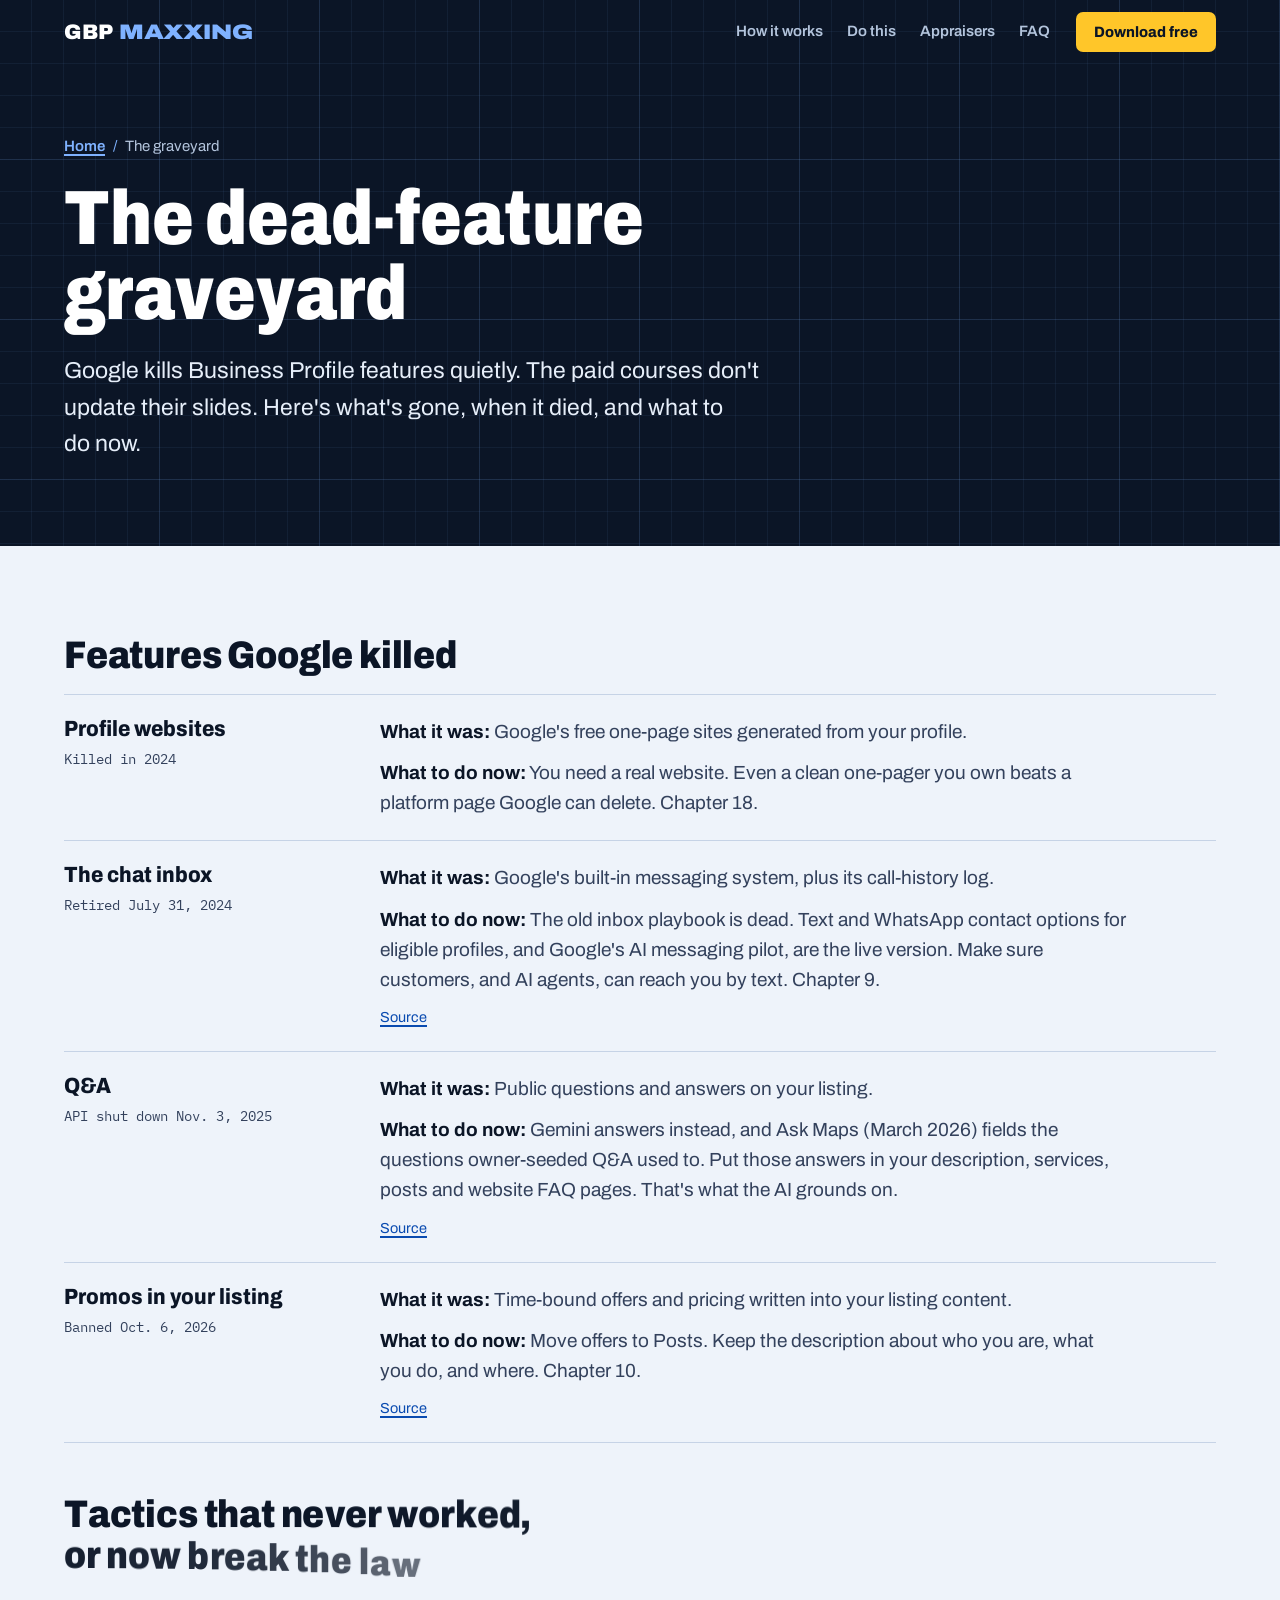
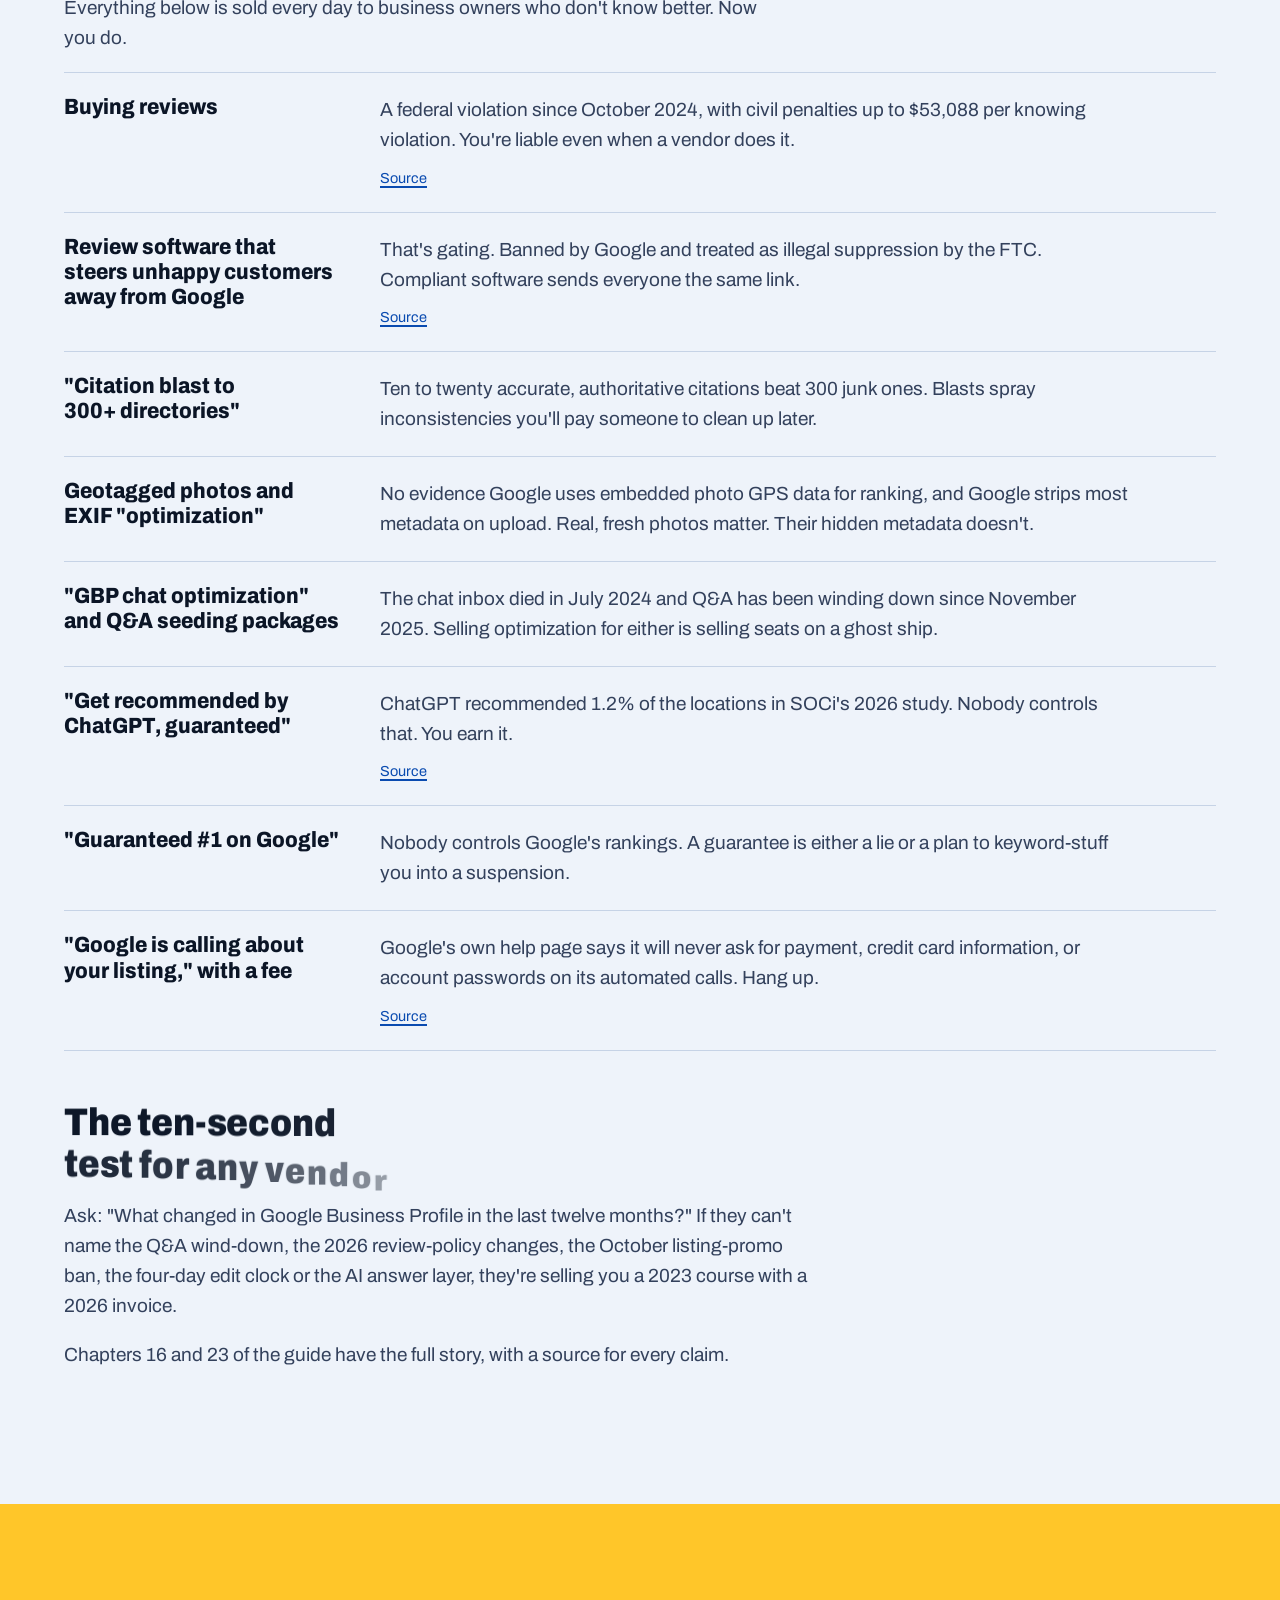
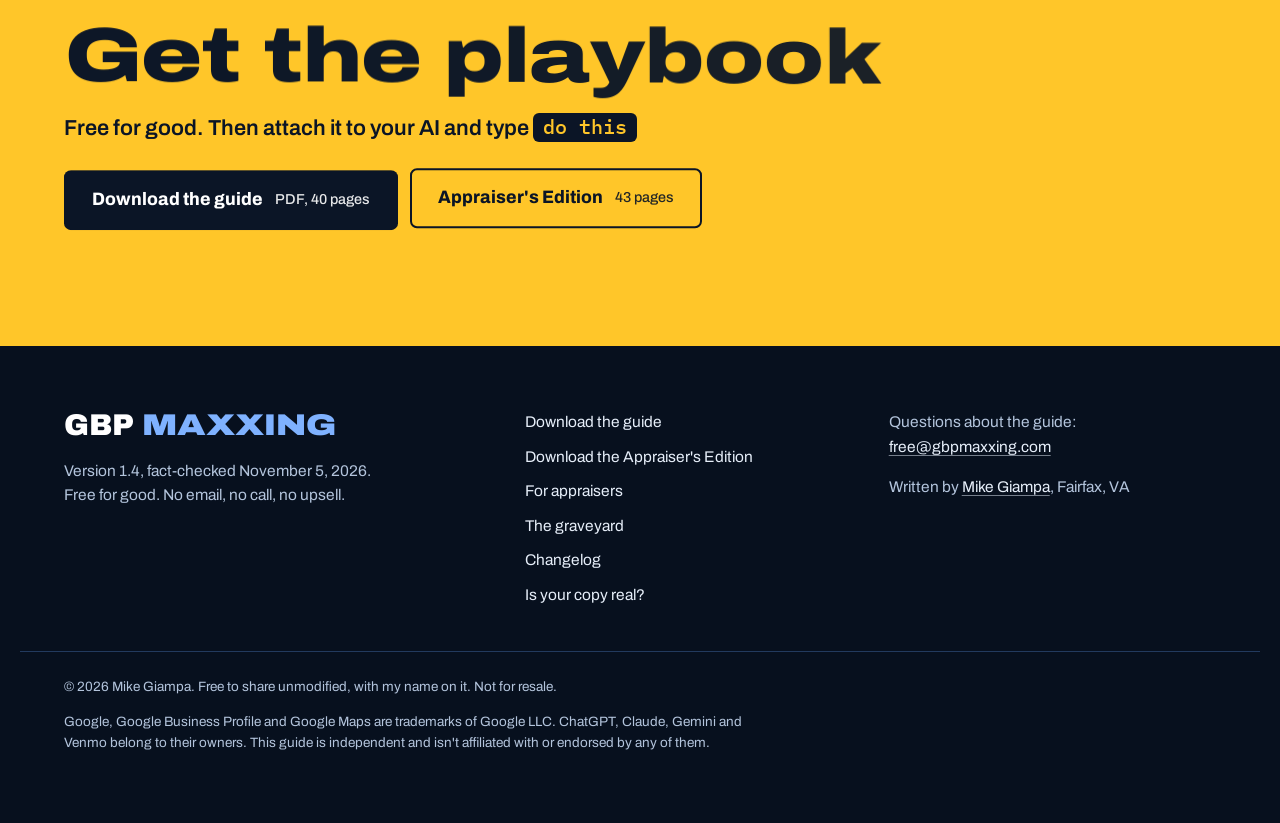
<file: graveyard/index.html>
<!doctype html>
<html lang="en-US">
<head>
<meta charset="utf-8">
<meta name="viewport" content="width=device-width, initial-scale=1, viewport-fit=cover">
<title>The Graveyard: Google Business Profile Features Google Killed</title>
<meta name="description" content="Google Business Profile features Google has killed, when they died, and what replaced them. Plus the tactics that never worked in the first place.">
<link rel="canonical" href="https://gbpmaxxing.com/graveyard/">
<meta name="author" content="Mike Giampa">
<meta name="robots" content="index, follow, max-image-preview:large">
<meta name="theme-color" content="#0B1526">
<meta name="color-scheme" content="dark light">
<meta property="og:type" content="website">
<meta property="og:site_name" content="GBP MAXXING">
<meta property="og:title" content="The Graveyard: Google Business Profile Features Google Killed">
<meta property="og:description" content="Google Business Profile features Google has killed, when they died, and what replaced them. Plus the tactics that never worked in the first place.">
<meta property="og:url" content="https://gbpmaxxing.com/graveyard/">
<meta property="og:image" content="https://gbpmaxxing.com/assets/img/og-home-v2.png">
<meta property="og:image:width" content="1200">
<meta property="og:image:height" content="630">
<meta property="og:image:alt" content="GBP MAXXING: the free Google Business Profile playbook">
<meta property="og:locale" content="en_US">
<meta name="twitter:card" content="summary_large_image">
<meta name="twitter:title" content="The Graveyard: Google Business Profile Features Google Killed">
<meta name="twitter:description" content="Google Business Profile features Google has killed, when they died, and what replaced them. Plus the tactics that never worked in the first place.">
<meta name="twitter:image" content="https://gbpmaxxing.com/assets/img/og-home-v2.png">
<link rel="icon" href="/favicon.ico" sizes="32x32">
<link rel="icon" href="/assets/img/favicon.svg" type="image/svg+xml">
<link rel="icon" href="/assets/img/icon-192.png" type="image/png" sizes="192x192">
<link rel="apple-touch-icon" href="/assets/img/apple-touch-icon.png">
<link rel="manifest" href="/site.webmanifest">
<link rel="preload" href="/assets/fonts/archivo-latin-wdth-normal.woff2" as="font" type="font/woff2" crossorigin>
<style>@font-face{font-family:Archivo Variable;font-style:normal;font-display:swap;font-weight:100 900;font-stretch:62% 125%;src:url(/assets/fonts/archivo-latin-wdth-normal.woff2) format("woff2-variations"),url(/assets/fonts/archivo-latin-wdth-normal.woff2) format("woff2")}@font-face{font-family:Plex Mono;font-style:normal;font-display:swap;font-weight:400;src:url(/assets/fonts/ibm-plex-mono-latin-400-normal.woff2) format("woff2")}@font-face{font-family:Plex Mono;font-style:normal;font-display:swap;font-weight:500;src:url(/assets/fonts/ibm-plex-mono-latin-500-normal.woff2) format("woff2")}:root{--navy: #0B1526;--navy-2: #0F1D34;--navy-3: #142846;--night: #07101E;--blue: #7FB2FF;--blue-ink: #0A4BB0;--yellow: #FFC629;--yellow-2: #FFD866;--vellum: #EEF3FA;--paper: #FBFCFE;--ink: #0B1526;--ink-2: #33415C;--on-dark: #E6EEF9;--on-dark-2: #B3C4DC;--rule-dark: #223A5E;--rule-light: #C6D3E6;--grid: rgba(127, 178, 255, .065);--grid-major: rgba(127, 178, 255, .11);--wrap: 1240px;--gutter: clamp(18px, 4.4vw, 44px);--f: "Archivo Variable", "Archivo", system-ui, -apple-system, "Segoe UI", Roboto, sans-serif;--mono: "Plex Mono", ui-monospace, SFMono-Regular, Menlo, Consolas, monospace;--ease: cubic-bezier(.2, .8, .2, 1)}*,*:before,*:after{box-sizing:border-box}html{-webkit-text-size-adjust:100%;scroll-padding-top:84px}body{margin:0;background:var(--navy);color:var(--on-dark);font-family:var(--f);font-size:clamp(17px,.55vw + 14.5px,19px);line-height:1.58;font-weight:400;font-stretch:100%;-webkit-font-smoothing:antialiased;-moz-osx-font-smoothing:grayscale;text-rendering:optimizeLegibility;overflow-x:clip}img,svg{max-width:100%}img{height:auto;display:block}a{color:inherit;text-underline-offset:.18em;text-decoration-thickness:1.5px}h1,h2,h3{margin:0;line-height:1.02;font-weight:800;text-wrap:balance}p{margin:0 0 1em;text-wrap:pretty}button{font:inherit}.wrap{max-width:var(--wrap);margin:0 auto;padding:0 var(--gutter)}.skip{position:absolute;left:-9999px;top:12px;z-index:100;background:var(--yellow);color:var(--navy);padding:10px 16px;border-radius:6px;font-weight:700}.skip:focus{left:12px}.vh{position:absolute!important;width:1px;height:1px;padding:0;margin:-1px;overflow:hidden;clip:rect(0 0 0 0);clip-path:inset(50%);white-space:nowrap;border:0}:focus-visible{outline:3px solid var(--yellow);outline-offset:3px;border-radius:4px}.vellum :focus-visible,.sub-body :focus-visible,.final :focus-visible{outline-color:var(--navy)}.navy,.sub-hero,.hero{background-color:var(--navy);background-image:linear-gradient(var(--grid-major) 1px,transparent 1px),linear-gradient(90deg,var(--grid-major) 1px,transparent 1px),linear-gradient(var(--grid) 1px,transparent 1px),linear-gradient(90deg,var(--grid) 1px,transparent 1px);background-size:160px 160px,160px 160px,32px 32px,32px 32px;background-position:-1px -1px}.vellum{background:var(--vellum);color:var(--ink)}.sec{position:relative;padding:clamp(80px,11vw,150px) 0}.sec,.hero,.sub-hero,.sub-body{overflow-x:clip}h2{font-size:clamp(38px,5.4vw,78px);font-stretch:76%;font-weight:860;letter-spacing:-.005em;line-height:.96;max-width:15ch}h2.h-wide{font-stretch:116%;font-weight:820;max-width:20ch;font-size:clamp(34px,4.6vw,66px)}.navy h2,.grave h2{color:#fff}.vellum h2{color:var(--ink)}.intro{font-size:clamp(18px,1.2vw + 8px,22px);color:var(--on-dark-2);max-width:54ch;margin-top:22px}.vellum .intro{color:var(--ink-2)}.btn{display:inline-flex;align-items:center;justify-content:center;gap:12px;min-height:50px;padding:12px 22px;border-radius:7px;border:2px solid transparent;font-family:var(--f);font-weight:760;font-stretch:96%;font-size:17px;line-height:1.1;text-decoration:none;cursor:pointer;white-space:nowrap;transition:background-color .2s,border-color .2s,transform .15s var(--ease),color .2s}.btn:active{transform:translateY(1px)}.btn-lg{min-height:60px;padding:14px 26px;font-size:18px}.btn-sm{min-height:40px;padding:8px 16px;font-size:15px}.btn-block{width:100%}.btn-meta{font-weight:500;font-size:.8em;opacity:.9;font-stretch:100%}.btn-primary{background:var(--yellow);color:var(--navy)}.btn-primary:hover{background:var(--yellow-2)}.btn-ghost{border-color:var(--blue);color:#fff;background:#0b1526e0}.btn-ghost:hover{background:#7fb2ff29}.btn-dark{background:var(--navy);color:#fff}.btn-dark:hover{background:var(--navy-3)}.btn-line{border-color:var(--navy);color:var(--navy);background:transparent}.btn-line:hover{background:#0b15260f}.cta-row,.act-row{display:flex;flex-wrap:wrap;gap:12px}.act-row{margin:22px 0 8px}.chip{display:inline-block;font-family:var(--mono);font-weight:500;font-size:.9em;line-height:1.35;padding:.06em .5em .1em;border-radius:6px;background:var(--navy);color:var(--yellow);white-space:nowrap;vertical-align:.04em}.chip-dark{background:#ffc6291a;border:1px solid rgba(255,198,41,.55)}.caret{display:inline-block;width:.5em;height:1.05em;margin-left:3px;vertical-align:-.18em;background:var(--yellow);animation:blink 1.05s steps(1) infinite}@keyframes blink{50%{opacity:0}}.tlink{color:var(--blue);font-weight:650}.tlink:hover{color:#fff}.site-head{position:fixed;inset:0 0 auto;z-index:50;transition:background-color .3s,box-shadow .3s,backdrop-filter .3s}.site-head.is-solid{background:#0b1526e6;-webkit-backdrop-filter:blur(12px);backdrop-filter:blur(12px);box-shadow:0 1px 0 var(--rule-dark)}.head-in{max-width:var(--wrap);margin:0 auto;padding:12px var(--gutter);display:flex;align-items:center;gap:26px}.mark{display:inline-flex;align-items:baseline;gap:.26em;font-weight:900;font-size:21px;line-height:1;color:#fff;text-decoration:none;letter-spacing:.005em}.mark-g{font-stretch:100%}.mark-m{font-stretch:125%;color:var(--blue)}.mark-lg{font-size:30px}.head-nav{display:none;gap:24px;margin-left:auto}.head-nav a{color:var(--on-dark-2);text-decoration:none;font-weight:600;font-size:15px}.head-nav a:hover{color:#fff}.head-in .btn{margin-left:auto}@media(min-width:920px){.head-nav{display:flex}.head-in .btn{margin-left:0}}.hero{position:relative;min-height:100svh;padding:clamp(96px,13vh,132px) 0 clamp(48px,7vh,80px);overflow:hidden;display:flex;align-items:center}.hero-stage{position:absolute;inset:0;z-index:0}.hero-canvas{position:absolute;inset:0;width:100%;height:100%;display:block;opacity:0;transition:opacity .5s ease}.hero-canvas.is-ready{opacity:1}.hero-shade{position:absolute;inset:0;pointer-events:none;background:linear-gradient(90deg,#0b1526e6,#0b15268c 32%,#0b152600 56%),linear-gradient(0deg,var(--navy) 0%,rgba(11,21,38,0) 26%),linear-gradient(180deg,#0b1526b3,#0b152600 18%)}.hero-in{position:relative;z-index:1;width:100%}.hero-title{display:block;margin:0}.wm{display:block;font-weight:900;line-height:.8;text-transform:uppercase;letter-spacing:-.012em}.wm-g,.wm-m{display:block;font-size:clamp(64px,11.6vw,178px)}.wm-g{color:#fff;font-stretch:100%}.wm-m{color:var(--blue);font-stretch:var(--wdth, 125%);margin-top:.02em;white-space:nowrap}.hero-sub{display:block;margin-top:clamp(16px,2.2vw,26px);font-size:clamp(23px,2.6vw,36px);font-weight:760;font-stretch:88%;color:#fff;line-height:1.12;letter-spacing:0;text-transform:none}.hero-grid{display:grid;grid-template-columns:minmax(0,1fr);gap:34px;margin-top:clamp(18px,2.4vw,30px)}.lede{font-size:clamp(18px,.7vw + 13px,21px);color:var(--on-dark);max-width:40ch}.hero .cta-row{margin:26px 0 20px}.dothis-line{font-size:17px;color:var(--on-dark-2)}.hero-cover{margin:0;justify-self:start}.hero-cover img{width:min(320px,56vw);border-radius:3px;transform:perspective(1300px) rotateY(-16deg) rotateX(7deg) rotate(1.5deg);box-shadow:0 50px 90px -20px #0009,0 0 0 1px #7fb2ff4d;transform-origin:40% 60%}@media(min-width:960px){.hero-grid{grid-template-columns:minmax(0,1.3fr) minmax(0,.7fr);align-items:start}.hero-cover{justify-self:end;margin-top:-28px}.hero-cover img{width:min(290px,22vw)}}.no-webgl{background:var(--navy) url(/assets/img/hero-still-wide.webp) center / cover no-repeat}@media(max-width:759px),(max-aspect-ratio:1/1){.no-webgl{background-image:url(/assets/img/hero-still-tall.webp);background-position:center bottom}}.split{display:grid;gap:52px;grid-template-columns:minmax(0,1fr)}@media(min-width:920px){.split{grid-template-columns:minmax(0,1.05fr) minmax(0,.95fr);align-items:center;gap:72px}}.copy p{color:var(--ink-2);max-width:54ch;font-size:clamp(17px,.5vw + 14.5px,19.5px)}.vellum .copy h2{margin-bottom:26px}.receipt-stage{display:flex;justify-content:center;padding:10px 0 30px}.receipt{position:relative;width:min(392px,100%);font-family:var(--mono);color:#1c2433}.r-paper{position:relative;background:var(--paper);padding:30px 28px 38px;box-shadow:0 40px 70px -24px #0b152652,0 2px #0b15260a;transform:rotate(1.2deg)}.r-paper:after{content:"";position:absolute;left:0;right:0;bottom:0;height:9px;background:linear-gradient(45deg,var(--vellum) 50%,transparent 50%) 0 100% / 14px 9px repeat-x,linear-gradient(-45deg,var(--vellum) 50%,transparent 50%) 0 100% / 14px 9px repeat-x}.r-head{text-align:center;font-weight:500;font-size:17px;text-transform:uppercase;letter-spacing:.06em;margin:0 0 4px}.r-sub{text-align:center;font-size:13px;color:#48536a;margin:0 0 20px}.r-items{list-style:none;margin:0;padding:14px 0 6px;border-top:1.5px dashed #9AA6BA}.r-items li,.r-total{display:flex;justify-content:space-between;gap:16px;font-size:15px;padding:7px 0}.r-items li span:last-child{text-align:right}.r-total{border-top:1.5px dashed #9AA6BA;margin:8px 0 0;padding-top:14px;font-weight:500;font-size:17px;text-transform:uppercase}.r-foot{text-align:center;font-size:12.5px;color:#48536a;margin:22px 0 0;text-transform:uppercase;letter-spacing:.04em}.stamp{position:absolute;right:-34px;bottom:-22px;z-index:2;display:grid;justify-items:center;gap:2px;background:var(--yellow);color:var(--navy);padding:14px 22px 12px;border-radius:8px;transform:rotate(-12deg);box-shadow:0 18px 36px -10px #0b152673;font-family:var(--f)}.stamp-big{font-size:56px;font-weight:900;font-stretch:125%;line-height:.9;letter-spacing:.01em}.stamp-small{font-family:var(--mono);font-size:12.5px;font-weight:500}.proof-grid{display:grid;gap:54px;margin-top:46px}@media(min-width:980px){.proof-grid{grid-template-columns:minmax(0,.86fr) minmax(0,1.14fr);align-items:start;gap:72px}}.proof-list{list-style:none;margin:0;padding:0;display:grid;gap:28px}.proof-list li{font-size:clamp(17px,.5vw + 14.5px,19px);color:var(--on-dark-2);border-top:1px solid var(--rule-dark);padding-top:20px}.proof-list strong{display:block;font-size:clamp(28px,3vw,42px);font-stretch:84%;font-weight:850;color:#fff;line-height:1.04;margin-bottom:8px}.chart{margin:0}.chart svg{width:100%;height:auto;display:block;overflow:visible}.chart figcaption{font-size:14.5px;color:var(--on-dark-2);margin-top:16px;max-width:64ch}.how-head{margin-bottom:clamp(30px,4vw,56px)}.how-body{position:relative}.step{position:relative;padding:30px 0 30px 26px;border-top:1px solid var(--rule-dark)}.step:before{content:"";position:absolute;left:0;top:34px;bottom:34px;width:4px;border-radius:2px;background:var(--rule-dark);transition:background-color .35s}.step.is-on:before{background:var(--yellow)}.step h3{font-size:clamp(30px,3.2vw,44px);font-stretch:112%;color:#fff;margin-bottom:12px}.step p{color:var(--on-dark);max-width:46ch}.step .ch{color:var(--blue);font-size:15px;font-weight:600;margin:0}.how-phone-col{position:sticky;top:76px;z-index:0;align-self:start}.ph-note{text-align:center;font-size:13px;color:var(--on-dark-2);margin:12px 0 0}.phone{position:relative;width:min(330px,74vw);margin:0 auto;padding:12px;border:2px solid var(--blue);border-radius:42px;background:var(--navy-2);box-shadow:0 0 0 8px #7fb2ff0f,0 50px 80px -30px #0009}.ph-notch{position:absolute;top:18px;left:50%;width:76px;height:20px;margin-left:-38px;border-radius:12px;background:var(--navy);border:1.5px solid var(--blue);z-index:2}.ph-screen{position:relative;border-radius:32px;overflow:hidden;background:#f3f6fb;color:var(--ink);padding:48px 12px 14px;height:clamp(500px,64vh,620px)}.ph-search{display:flex;align-items:center;gap:8px;background:#fff;border:1px solid #CFD9E8;border-radius:22px;padding:9px 14px;font-size:15px;font-weight:600;color:var(--ink)}.ph-mag{width:13px;height:13px;border:2px solid var(--ink-2);border-radius:50%;position:relative;flex:none}.ph-mag:after{content:"";position:absolute;width:6px;height:2px;background:var(--ink-2);right:-5px;bottom:-3px;transform:rotate(45deg)}.ph-map{margin:10px 0;border-radius:14px;overflow:hidden;background:#e4ebf5;border:1px solid #D3DCEA}.ph-map-svg{display:block;width:100%;height:auto}.ph-map .roads path{stroke:#fff;stroke-width:7;fill:none}.ph-map .blocks rect{fill:#d2dcea}.ph-map .radius{fill:#0a4bb012;stroke:var(--blue-ink);stroke-width:1.5;stroke-dasharray:4 4;opacity:0;transition:opacity .5s}.ph-map .me{fill:var(--blue-ink);stroke:#fff;stroke-width:2.5;opacity:0;transition:opacity .5s}.ph-map .pin path{fill:#50607a;transition:fill .4s}.ph-map .pin circle{fill:#fff}.ph-map .pin-you path{fill:#50607a}.ph-map .pin-you{transition:transform .5s var(--ease)}.ph-results{position:relative;list-style:none;margin:0;padding:0;height:198px}.res{position:absolute;left:0;right:0;top:0;height:60px;display:grid;grid-template-columns:1fr auto;grid-template-rows:auto auto;column-gap:8px;background:#fff;border:1px solid #D6DFEC;border-radius:12px;padding:8px 12px;transition:transform .7s var(--ease),border-color .4s,box-shadow .4s}.res-name{font-weight:760;font-size:15px}.res-meta{font-size:13px;color:var(--ink-2);display:inline-flex;align-items:center;gap:6px;justify-self:end}.res-tag{grid-column:1 / -1;font-size:12.5px;color:var(--ink-2);white-space:nowrap;overflow:hidden;text-overflow:ellipsis;border-radius:4px;transition:background-color .4s,color .4s}.stars{width:58px;height:11px;background:linear-gradient(90deg,#E5A800 var(--fill, 86%),#C9D2DF var(--fill, 86%));-webkit-mask:url("data:image/svg+xml,%3Csvg xmlns='http://www.w3.org/2000/svg' viewBox='0 0 60 11'%3E%3Cg fill='%23000'%3E%3Cpath d='M5.5 0l1.6 3.6 3.9.4-2.9 2.6.8 3.9L5.5 8.5 2.1 10.5l.8-3.9L0 4l3.9-.4z'/%3E%3Cpath transform='translate(12)' d='M5.5 0l1.6 3.6 3.9.4-2.9 2.6.8 3.9L5.5 8.5 2.1 10.5l.8-3.9L0 4l3.9-.4z'/%3E%3Cpath transform='translate(24)' d='M5.5 0l1.6 3.6 3.9.4-2.9 2.6.8 3.9L5.5 8.5 2.1 10.5l.8-3.9L0 4l3.9-.4z'/%3E%3Cpath transform='translate(36)' d='M5.5 0l1.6 3.6 3.9.4-2.9 2.6.8 3.9L5.5 8.5 2.1 10.5l.8-3.9L0 4l3.9-.4z'/%3E%3Cpath transform='translate(48)' d='M5.5 0l1.6 3.6 3.9.4-2.9 2.6.8 3.9L5.5 8.5 2.1 10.5l.8-3.9L0 4l3.9-.4z'/%3E%3C/g%3E%3C/svg%3E") center / 100% 100% no-repeat;mask:url("data:image/svg+xml,%3Csvg xmlns='http://www.w3.org/2000/svg' viewBox='0 0 60 11'%3E%3Cg fill='%23000'%3E%3Cpath d='M5.5 0l1.6 3.6 3.9.4-2.9 2.6.8 3.9L5.5 8.5 2.1 10.5l.8-3.9L0 4l3.9-.4z'/%3E%3Cpath transform='translate(12)' d='M5.5 0l1.6 3.6 3.9.4-2.9 2.6.8 3.9L5.5 8.5 2.1 10.5l.8-3.9L0 4l3.9-.4z'/%3E%3Cpath transform='translate(24)' d='M5.5 0l1.6 3.6 3.9.4-2.9 2.6.8 3.9L5.5 8.5 2.1 10.5l.8-3.9L0 4l3.9-.4z'/%3E%3Cpath transform='translate(36)' d='M5.5 0l1.6 3.6 3.9.4-2.9 2.6.8 3.9L5.5 8.5 2.1 10.5l.8-3.9L0 4l3.9-.4z'/%3E%3Cpath transform='translate(48)' d='M5.5 0l1.6 3.6 3.9.4-2.9 2.6.8 3.9L5.5 8.5 2.1 10.5l.8-3.9L0 4l3.9-.4z'/%3E%3C/g%3E%3C/svg%3E") center / 100% 100% no-repeat}.stars.s4{--fill: 82%}.stars.s5{--fill: 100%}.res-a{transform:translateY(0)}.res-b{transform:translateY(68px)}.res-you{transform:translateY(136px)}.ph-ai{position:absolute;left:12px;right:12px;bottom:14px;background:var(--navy);color:#fff;border-radius:14px;padding:12px 14px;font-size:13.5px;line-height:1.45;transform:translateY(130%);opacity:0;transition:transform .6s var(--ease),opacity .4s}.ph-ai-k{display:block;font-family:var(--mono);font-size:12px;color:var(--yellow);margin-bottom:4px}.phone[data-step="1"] .res-you .res-tag{background:#fff1c2;color:var(--ink)}.phone[data-step="2"] .radius,.phone[data-step="2"] .me{opacity:1}.phone[data-step="3"] .res-you,.phone[data-step="4"] .res-you{transform:translateY(0);border-color:#e5a800;box-shadow:0 10px 24px -12px #e5a800b3}.phone[data-step="3"] .res-a,.phone[data-step="4"] .res-a{transform:translateY(68px)}.phone[data-step="3"] .res-b,.phone[data-step="4"] .res-b{transform:translateY(136px)}.phone[data-step="3"] .pin-you path,.phone[data-step="4"] .pin-you path{fill:#e5a800}.phone[data-step="3"] .pin-you,.phone[data-step="4"] .pin-you{transform:translate(176px,74px) scale(1.35)}.phone[data-step="4"] .ph-ai{transform:none;opacity:1}@media(min-width:980px){.how-body{display:grid;grid-template-columns:minmax(0,1fr) minmax(0,.92fr);gap:80px}.how-phone-col{grid-column:2;grid-row:1}.how-steps{grid-column:1;grid-row:1}.step{min-height:62vh;display:flex;flex-direction:column;justify-content:center}.how-steps .step:last-child{min-height:74vh}}@media(max-width:979px){.how-phone-col{top:62px}.phone{width:min(236px,60vw);border-radius:32px;padding:8px}.ph-screen{height:min(420px,50vh);border-radius:25px;padding:38px 9px 10px}.ph-notch{top:13px;width:56px;height:15px;margin-left:-28px}.ph-search{font-size:13px;padding:7px 11px}.ph-results{height:164px}.res{height:50px;padding:5px 9px;border-radius:10px}.res-name{font-size:13px}.res-meta,.res-tag{font-size:11px}.stars{width:48px;height:9px}.res-b{transform:translateY(56px)}.res-you{transform:translateY(112px)}.phone[data-step="3"] .res-a,.phone[data-step="4"] .res-a{transform:translateY(56px)}.phone[data-step="3"] .res-b,.phone[data-step="4"] .res-b{transform:translateY(112px)}.ph-ai{font-size:11.5px;padding:9px 11px;left:9px;right:9px;bottom:10px}.ph-note{display:none}.how-steps{position:relative;z-index:2;margin-top:6vh}.how-steps .step{background:var(--navy-2);border:1px solid var(--rule-dark);border-radius:12px;padding:20px 18px 20px 30px;margin:0 0 44vh;box-shadow:0 -24px 40px -12px #07101ed9}.how-steps .step:last-child{margin-bottom:8vh}.step:before{left:13px;top:22px;bottom:22px}.step h3{font-size:28px}.step p{font-size:16.5px}}.grave{background:var(--night);padding-bottom:0;overflow:hidden}.grave .intro{color:var(--on-dark-2)}.grave:before{content:"";position:absolute;inset:0;pointer-events:none;background:radial-gradient(ellipse 60% 30% at 20% 88%,rgba(127,178,255,.1),transparent 70%),radial-gradient(ellipse 50% 26% at 78% 92%,rgba(127,178,255,.08),transparent 70%);animation:fog 18s ease-in-out infinite alternate}@keyframes fog{to{transform:translate(4%)}}.stones{position:relative;display:grid;grid-template-columns:repeat(2,minmax(0,1fr));gap:14px;margin-top:54px;align-items:end;overflow:hidden;padding-top:30px}@media(min-width:900px){.stones{grid-template-columns:repeat(4,minmax(0,1fr));gap:26px}}.stone-face{position:relative;text-align:center;padding:clamp(44px,6vw,70px) clamp(12px,1.6vw,22px) 28px;border:2px solid var(--blue);border-bottom:0;border-radius:50% 50% 0 0/22% 22% 0 0;background:linear-gradient(180deg,#7fb2ff1a,#7fb2ff06);min-height:clamp(250px,26vw,330px)}.stone-face:before{content:"";position:absolute;top:18px;left:50%;width:2px;height:22px;margin-left:-1px;background:var(--blue);opacity:.7}.stone-face:after{content:"";position:absolute;top:25px;left:50%;width:14px;height:2px;margin-left:-7px;background:var(--blue);opacity:.7}.stone h3{font-size:clamp(19px,1.7vw,25px);font-stretch:86%;color:#fff}.stone-date{font-family:var(--mono);font-size:clamp(12px,1vw,14px);color:var(--yellow);margin:12px 0 10px}.stone-ep{font-size:clamp(14px,1.1vw,15.5px);color:var(--on-dark-2);margin:0;line-height:1.45}.ground{height:clamp(70px,9vw,110px);border-top:2px solid var(--blue);background:repeating-linear-gradient(-45deg,rgba(127,178,255,.1) 0 2px,transparent 2px 14px)}.grave-more{margin:28px 0 46px}.dothis .copy>p{color:var(--ink-2)}.steps{counter-reset:s;list-style:none;padding:0;margin:28px 0 22px;display:grid;gap:16px}.steps li{counter-increment:s;position:relative;padding-left:58px;min-height:42px;font-size:clamp(17px,.5vw + 14.5px,19.5px);color:var(--ink-2)}.steps li:before{content:counter(s);position:absolute;left:0;top:-3px;width:42px;height:42px;border-radius:50%;background:var(--navy);color:var(--yellow);font-weight:900;font-size:19px;display:grid;place-items:center}.steps strong{color:var(--ink)}.mp{margin-top:26px;border-top:1px solid var(--rule-light);padding-top:16px}.mp summary{cursor:pointer;font-weight:760;color:var(--ink);list-style:none;display:inline-flex;gap:10px;align-items:center}.mp summary::-webkit-details-marker{display:none}.mp summary:before{content:"+";display:grid;place-items:center;width:26px;height:26px;border-radius:50%;border:2px solid var(--ink);font-weight:600;line-height:1;transition:transform .2s}.mp[open] summary:before{transform:rotate(45deg)}.mp-body{font-family:var(--mono);font-size:14px;line-height:1.6;color:var(--ink);background:#fff;border:1px solid var(--rule-light);border-left:4px solid var(--blue-ink);padding:18px;margin:14px 0}.mp-body p:last-child{margin:0}.chat-col{min-width:0}.chat{background:#fff;border:1px solid var(--rule-light);border-radius:20px;box-shadow:0 40px 80px -30px #0b152659;overflow:hidden;color:var(--ink);font-size:16px}.chat-top{display:flex;align-items:center;gap:10px;padding:14px 20px;border-bottom:1px solid var(--rule-light);font-weight:760}.chat-dot{width:10px;height:10px;border-radius:50%;background:#2f9e66}.chat-body{position:relative;padding:20px;display:grid;gap:12px;min-height:440px;align-content:start}.m{max-width:88%;padding:12px 15px;border-radius:16px}.m-file{justify-self:end;display:flex;align-items:center;gap:12px;background:var(--vellum);border:1px solid var(--rule-light)}.m-file small{display:block;font-size:13px;color:var(--ink-2)}.pdf-ico{background:#b42318;color:#fff;font-weight:800;font-size:11.5px;padding:8px 7px;border-radius:5px;letter-spacing:.03em}.m-user{justify-self:end;background:var(--navy);color:#fff;font-family:var(--mono);font-size:17px;border-bottom-right-radius:5px}.m-ai{justify-self:start;background:var(--vellum);border-bottom-left-radius:5px}.m-ai p{margin:0 0 8px}.m-ai ol{margin:0;padding-left:22px}.m-ai li{margin-bottom:3px}.m-dots{position:absolute;left:20px;display:none;gap:5px;padding:14px 16px;background:var(--vellum);border-radius:16px}.m-dots i{width:7px;height:7px;border-radius:50%;background:var(--ink-2);animation:dot 1s infinite ease-in-out}.m-dots i:nth-child(2){animation-delay:.15s}.m-dots i:nth-child(3){animation-delay:.3s}@keyframes dot{0%,to{opacity:.3;transform:translateY(0)}50%{opacity:1;transform:translateY(-3px)}}.chat.is-thinking .m-dots{display:inline-flex}.chat-in{display:flex;justify-content:space-between;align-items:center;margin:0 16px 16px;padding:12px 14px;border:1px solid var(--rule-light);border-radius:16px;color:var(--ink-2)}.chat-send{width:30px;height:30px;border-radius:50%;background:var(--navy);position:relative}.chat-send:after{content:"";position:absolute;left:11px;top:12px;width:7px;height:7px;border-left:2.2px solid #fff;border-top:2.2px solid #fff;transform:rotate(45deg)}.chat-note{font-size:14px;color:var(--ink-2);text-align:center;margin:12px 0 0}@media(min-width:920px){.split-chat{grid-template-columns:minmax(0,1fr) minmax(0,.92fr)}}.inside{overflow:hidden}.toc{--toc-cols: 150px minmax(0, .82fr) minmax(0, 1.3fr);margin-top:48px;position:relative}.toc-head{display:grid;grid-template-columns:var(--toc-cols);gap:0 40px;padding-bottom:12px;border-bottom:1.5px solid var(--blue);font-family:var(--mono);font-size:13px;letter-spacing:.14em;text-transform:uppercase;color:var(--on-dark-2)}.toc-row{position:relative;display:grid;grid-template-columns:var(--toc-cols);gap:0 40px;align-items:start;padding:32px 0 34px}.toc-row:first-of-type .toc-rule{display:none}.toc-rule{position:absolute;left:0;right:0;top:0;height:1px;background:#7fb2ff4d;transform-origin:0 50%;transition:transform .9s cubic-bezier(.65,0,.35,1),background-color .25s}.toc-end{position:relative;display:block}.toc-num{margin:0;font-size:104px;font-weight:900;font-stretch:62%;line-height:.78;letter-spacing:-.01em;color:transparent;-webkit-text-stroke:1.6px var(--blue);transition:opacity .7s ease-out .25s,transform .7s cubic-bezier(.2,.7,.2,1) .25s,-webkit-text-stroke-color .25s}.toc-title{margin:0;font-size:clamp(24px,2.1vw,31px);font-stretch:92%;line-height:1.08;color:#fff}.toc-title .pk{display:flex;flex-wrap:wrap;align-items:center;gap:10px;margin-bottom:10px;font-family:var(--mono);font-size:13px;font-weight:500;letter-spacing:.14em;text-transform:uppercase;color:var(--blue)}.toc-tag{background:var(--yellow);color:var(--navy);border-radius:4px;padding:3px 8px;letter-spacing:.08em}.toc-ch{list-style:none;margin:0;padding:0;display:grid;gap:9px}.toc-ch li{display:grid;grid-template-columns:44px minmax(0,1fr);font-size:16.5px;line-height:1.4;color:var(--on-dark)}.toc-ch .cn{padding-top:3px;font-family:var(--mono);font-size:13.5px;letter-spacing:.04em;color:var(--blue)}.toc-title,.toc-ch li{transition:opacity .5s ease-out,transform .5s cubic-bezier(.2,.7,.2,1);transition-delay:calc(.3s + var(--i, 0) * .05s)}.toc-armed .toc-row:not(.in) .toc-rule,.toc-armed .toc-end:not(.in){transform:scaleX(0)}.toc-armed .toc-row:not(.in) .toc-num{opacity:0;transform:translate(-28px)}.toc-armed .toc-row:not(.in) .toc-title,.toc-armed .toc-row:not(.in) .toc-ch li{opacity:0;transform:translateY(14px)}.toc-end{transition:transform .9s cubic-bezier(.65,0,.35,1)}.toc-appr .toc-num{-webkit-text-stroke-color:var(--yellow)}.toc-appr .toc-title .pk,.toc-appr .cn{color:var(--yellow)}@media(hover:hover)and (pointer:fine){.toc-row:hover .toc-num{-webkit-text-stroke-color:var(--yellow)}.toc-row:hover .toc-rule{background-color:var(--yellow)}}@media(max-width:860px){.toc{--toc-cols: 78px minmax(0, 1fr);margin-top:36px}.toc-head{display:none}.toc-row{gap:16px 20px;padding:26px 0 28px}.toc-row:first-of-type .toc-rule{display:block}.toc-num{font-size:72px}.toc-ch{grid-column:1 / -1}}.for{overflow:hidden}.trades{display:flex;flex-wrap:wrap;gap:.04em .32em;margin:34px 0;font-size:clamp(34px,5.4vw,86px);font-weight:880;line-height:.9;color:var(--ink);text-transform:uppercase;will-change:transform}.trades .t{display:inline-block;flex:none;white-space:nowrap}.t1{font-stretch:62%}.t2{font-stretch:125%;font-weight:820}.t3{font-stretch:84%}.t0{font-stretch:108%}.for-copy{font-size:clamp(18px,.6vw + 14px,21px);color:var(--ink-2);max-width:56ch}.appr-box{margin-top:54px;max-width:900px;border-radius:14px;padding:clamp(26px,4vw,48px);color:var(--on-dark);background-color:var(--navy);background-image:linear-gradient(var(--grid) 1px,transparent 1px),linear-gradient(90deg,var(--grid) 1px,transparent 1px);background-size:28px 28px}.appr-box h3{font-size:clamp(26px,2.6vw,36px);font-stretch:92%;color:#fff;margin-bottom:14px}.appr-box p{color:var(--on-dark);max-width:62ch}.about-grid{display:grid;gap:44px;align-items:center}@media(min-width:960px){.about-grid{grid-template-columns:minmax(0,420px) minmax(0,1fr);gap:80px}}.portrait{position:relative;margin:0;max-width:460px}.portrait img{width:100%;border-radius:6px}.portrait:before,.portrait:after{content:"";position:absolute;width:34px;height:34px;border-color:var(--blue);border-style:solid}.portrait:before{top:-12px;left:-12px;border-width:2px 0 0 2px}.portrait:after{bottom:-12px;right:-12px;border-width:0 2px 2px 0}.about-copy h2{margin-bottom:24px}.about-lead{font-size:clamp(24px,2.3vw,33px);font-weight:760;font-stretch:90%;color:#fff;line-height:1.18}.about-copy p{color:var(--on-dark);max-width:58ch}.about-links{list-style:none;padding:0;margin:26px 0 0;display:grid;gap:10px;color:var(--on-dark-2)}.about-links a{color:var(--blue);font-weight:650}.about-links a:hover{color:#fff}.tip-grid{display:grid;gap:34px;align-items:center}@media(min-width:820px){.tip-grid{grid-template-columns:270px minmax(0,1fr);gap:64px}}.qr{display:block;width:min(270px,72vw);background:#fff;padding:14px;border-radius:14px;border:1px solid var(--rule-light);box-shadow:0 30px 60px -30px #0b152659}.qr svg{width:100%;height:auto;display:block}.qr-sm{width:100%}.tip h2{margin-bottom:18px}.tip p{color:var(--ink-2);max-width:56ch}.fine{font-size:14.5px;color:var(--ink-2)}.tip .fine a,.sub-card .fine a{color:var(--blue-ink)}.faq-grid{display:grid;gap:34px}@media(min-width:980px){.faq-grid{grid-template-columns:minmax(0,.62fr) minmax(0,1.38fr);gap:64px}}.faq-list details{border-top:1px solid var(--rule-dark);padding:20px 0}.faq-list details:last-child{border-bottom:1px solid var(--rule-dark)}.faq-list summary{cursor:pointer;list-style:none;display:flex;justify-content:space-between;align-items:center;gap:18px;font-size:clamp(19px,.8vw + 14px,23px);font-weight:720;color:#fff}.faq-list summary::-webkit-details-marker{display:none}.faq-list summary:after{content:"+";flex:none;color:var(--yellow);font-size:30px;font-weight:400;line-height:.8;transition:transform .2s}.faq-list details[open] summary:after{transform:rotate(45deg)}.faq-list p{margin:14px 0 0;color:var(--on-dark);max-width:64ch}.final{background:var(--yellow);color:var(--navy);padding:clamp(70px,9vw,120px) 0}.final h2{color:var(--navy);font-size:clamp(46px,8.4vw,132px);font-stretch:125%;max-width:none;letter-spacing:-.01em}.final p{font-size:clamp(18px,.6vw + 14px,22px);margin:18px 0 26px;font-weight:600}.final .chip-dark{background:var(--navy);color:var(--yellow);border:0}.final .btn-primary{background:var(--navy);color:#fff}.final .btn-primary:hover{background:var(--navy-3)}.final .btn-ghost{border-color:var(--navy);color:var(--navy);background:transparent}.final .btn-ghost:hover{background:#0b152614}.final-sm h2{font-size:clamp(40px,6vw,88px)}.site-foot{background:var(--night);color:var(--on-dark-2);padding:64px 0 calc(110px + env(safe-area-inset-bottom));font-size:15.5px}@media(min-width:920px){.site-foot{padding-bottom:56px}}.foot-grid{display:grid;gap:36px}@media(min-width:920px){.foot-grid{grid-template-columns:1.3fr 1fr 1fr}}.foot-mark p{margin-top:16px}.foot-nav{display:grid;gap:10px;align-content:start}.foot-nav a,.foot-contact a{color:var(--on-dark);text-decoration:none}.foot-contact a{text-decoration:underline;text-decoration-color:#e6eef980}.foot-nav a:hover,.foot-contact a:hover{text-decoration:underline;text-decoration-color:currentColor;color:#fff}.foot-legal{margin-top:44px;padding-top:24px;border-top:1px solid var(--rule-dark);font-size:13.5px}.foot-legal p{max-width:90ch}.dock{position:fixed;left:0;right:0;bottom:0;z-index:45;padding:10px var(--gutter) calc(10px + env(safe-area-inset-bottom));background:#0b1526f0;-webkit-backdrop-filter:blur(10px);backdrop-filter:blur(10px);border-top:1px solid var(--rule-dark);transform:translateY(110%);transition:transform .35s var(--ease)}.dock.is-on{transform:none}.dock .btn{width:100%}@media(min-width:920px){.dock{display:none}}.route{display:none}@media(min-width:1400px){.route{position:fixed;left:22px;top:50%;transform:translateY(-50%);z-index:30;display:flex;flex-direction:column;gap:18px;padding:6px 0}.route-line{position:absolute;left:5px;top:0;bottom:0;width:2px;background:var(--rule-dark);border-radius:1px}.route-fill{position:absolute;inset:0;background:var(--blue);transform-origin:top;transform:scaleY(0);border-radius:1px}.route-pt{position:relative;display:flex;align-items:center;gap:12px;text-decoration:none}.route-pt:before{content:"";width:12px;height:12px;border-radius:50%;background:var(--navy);border:2px solid var(--blue);transition:background-color .3s,border-color .3s,transform .3s}.route-pt.is-on:before{background:var(--yellow);border-color:var(--yellow);transform:scale(1.25)}.route-lbl{font-size:13px;font-weight:650;color:var(--on-dark-2);opacity:0;transform:translate(-4px);transition:opacity .2s,transform .2s;white-space:nowrap;background:#0b1526e6;padding:3px 8px;border-radius:5px}.route-pt:hover .route-lbl,.route-pt:focus-visible .route-lbl,.route-pt.is-on .route-lbl{opacity:1;transform:none}.route.on-light .route-lbl{color:var(--ink);background:#eef3faf2}}.sub-hero{padding:clamp(118px,15vh,160px) 0 clamp(52px,7vw,84px)}.crumbs ol{list-style:none;display:flex;flex-wrap:wrap;gap:8px;padding:0;margin:0 0 22px;font-size:15px;color:var(--on-dark-2)}.crumbs li+li:before{content:"/";margin-right:8px;color:var(--blue)}.crumbs a{color:var(--blue);font-weight:600}.sub-hero h1{font-size:clamp(40px,6vw,86px);font-stretch:82%;font-weight:870;color:#fff;max-width:17ch;line-height:.98}.sub-lede{font-size:clamp(18px,.8vw + 14px,23px);color:var(--on-dark);max-width:54ch;margin:22px 0 0}.nf .cta-row{margin-top:32px}.nf{min-height:72vh;display:flex;align-items:center}.sub-body{background:var(--vellum);color:var(--ink);padding:clamp(56px,7vw,96px) 0 clamp(72px,9vw,120px)}.prose h2{font-size:clamp(28px,3vw,42px);font-stretch:88%;color:var(--ink);margin:52px 0 18px;max-width:26ch;line-height:1.04}.prose>h2:first-child,.prose .sub-split>div>h2:first-child,.release:first-child h2{margin-top:0}.prose p,.prose li{color:var(--ink-2);max-width:68ch}.prose li{margin-bottom:8px}.prose a:not(.btn){color:var(--blue-ink)}.prose strong{color:var(--ink)}.sub-split{display:grid;gap:44px}@media(min-width:980px){.sub-split{grid-template-columns:minmax(0,1fr) 320px;gap:64px;align-items:start}}.sub-card{background:#fff;border:1px solid var(--rule-light);border-radius:14px;padding:20px;display:grid;gap:12px;align-self:start}@media(min-width:980px){.sub-card{position:sticky;top:96px}}.sub-card img{border-radius:4px;box-shadow:0 20px 40px -20px #0b152673}.sub-card .fine{margin:0}.grave-table{border-bottom:1px solid var(--rule-light)}.gt-row{display:grid;gap:6px 36px;padding:22px 0;border-top:1px solid var(--rule-light)}@media(min-width:820px){.gt-row{grid-template-columns:280px minmax(0,1fr)}}.gt-name h3{font-size:22px;font-stretch:90%;color:var(--ink);line-height:1.15}.gt-date{font-family:var(--mono);font-size:14px;color:var(--blue-ink);margin:6px 0 0}.gt-body p{margin-bottom:.6em}.gt-body p:last-child{margin-bottom:0}.chap-list{padding-left:34px}.chap-list li::marker{font-weight:800;color:var(--blue-ink)}.checks{padding-left:26px}.checks li{margin-bottom:14px}.checks li::marker{font-weight:800;color:var(--blue-ink)}.release+.release{margin-top:56px}.rel-date{display:block;font-family:var(--mono);font-weight:500;font-stretch:100%;font-size:16px;color:var(--blue-ink);margin-top:10px}.src li{font-size:16px}.sub-body .chip{font-size:.86em}.ch{display:inline-block;will-change:transform}.wd{display:inline-block;white-space:nowrap}.ticker{position:relative;background:var(--navy);padding:clamp(34px,5vw,60px) 0 clamp(44px,6vw,72px);overflow:hidden}.tape{display:flex;white-space:nowrap;font-family:var(--f);font-weight:900;font-stretch:72%;text-transform:uppercase;font-size:clamp(30px,4.6vw,64px);line-height:1;padding:.26em 0 .3em;width:110%;margin-left:-5%}.tape-track{display:flex;align-items:center;flex:none;will-change:transform}.tape span{padding:0 .08em}.tape-a{background:var(--yellow);color:var(--navy);transform:rotate(-2.4deg);position:relative;z-index:2;box-shadow:0 22px 44px -18px #000000bf}.tape-b{background:var(--navy-2);color:var(--blue);border-top:2px solid var(--blue);border-bottom:2px solid var(--blue);transform:rotate(1.7deg);margin-top:-12px}.tpin{display:inline-block;flex:none;width:.4em;height:.4em;margin:0 .7em;border-radius:50% 50% 50% 0;transform:rotate(-45deg);background:currentColor}.cursor-dot,.cursor-ring{position:fixed;left:0;top:0;pointer-events:none;z-index:9999;border-radius:50%;opacity:0;transition:opacity .3s,width .25s,height .25s,margin .25s,background-color .25s,border-color .25s}.cursor-dot{width:8px;height:8px;margin:-4px 0 0 -4px;background:var(--yellow);mix-blend-mode:normal}.cursor-ring{width:40px;height:40px;margin:-20px 0 0 -20px;border:1.5px solid var(--blue)}.has-cursor .cursor-dot,.has-cursor .cursor-ring{opacity:1}.cursor-ring.is-hot{width:70px;height:70px;margin:-35px 0 0 -35px;border-color:var(--yellow);background:#ffc62924}.stone{transform-origin:50% 100%}@media(max-width:700px){.wm-g,.wm-m{font-size:13.4vw}.hero{align-items:flex-start}.hero-cover{display:none}.hero-shade{background:linear-gradient(180deg,rgba(11,21,38,.9) 0%,rgba(11,21,38,.84) 60%,rgba(11,21,38,.05) 76%,rgba(11,21,38,.05) 94%,var(--navy) 100%)}.hero .btn-lg{width:100%;justify-content:space-between}.res-meta .stars{display:none}.res-name{white-space:nowrap;overflow:hidden;text-overflow:ellipsis}.phone{width:min(256px,66vw)}}@media(max-width:979px){.how-body{display:flex;flex-direction:column}.how-phone-col{order:-1;position:sticky;top:62px;align-self:center;width:100%}}@media(prefers-reduced-motion:reduce){*,*:before,*:after{animation:none!important;transition:none!important;scroll-behavior:auto!important}.hero-canvas{opacity:1}}</style>
<script type="application/ld+json">{"@context":"https://schema.org","@graph":[{"@type":"WebSite","@id":"https://gbpmaxxing.com/#website","url":"https://gbpmaxxing.com/","name":"GBP MAXXING","alternateName":["GBPMAXXING","gbpmaxxing.com","GBP MAXXING Playbook"],"description":"The free Google Business Profile playbook.","inLanguage":"en-US","publisher":{"@id":"https://gbpmaxxing.com/#mike"}},{"@type":"Person","@id":"https://gbpmaxxing.com/#mike","name":"Mike Giampa","jobTitle":"Founder and Chief Appraiser","description":"Certified residential real estate appraiser in Virginia, Washington DC and Maryland. 34 years in the business, more than 15,000 appraisals.","worksFor":{"@type":"Organization","name":"DC Metro Appraisals","url":"https://dcmetroappraisals.com/"},"address":{"@type":"PostalAddress","addressLocality":"Fairfax","addressRegion":"VA","addressCountry":"US"},"image":"https://gbpmaxxing.com/assets/img/mike-giampa-960.jpg","url":"https://gbpmaxxing.com/#about","sameAs":["https://www.linkedin.com/in/mike-giampa-appraiser/"],"knowsAbout":["Google Business Profile","Local search","AI search","Residential real estate appraisal"]},{"@type":"WebPage","@id":"https://gbpmaxxing.com/graveyard/#webpage","url":"https://gbpmaxxing.com/graveyard/","name":"The Graveyard: Google Business Profile Features Google Killed","description":"Google Business Profile features Google has killed, when they died, and what replaced them. Plus the tactics that never worked in the first place.","isPartOf":{"@id":"https://gbpmaxxing.com/#website"},"inLanguage":"en-US","dateModified":"2026-11-05","author":{"@id":"https://gbpmaxxing.com/#mike"},"primaryImageOfPage":{"@type":"ImageObject","url":"https://gbpmaxxing.com/assets/img/og-home-v2.png","width":1200,"height":630},"breadcrumb":{"@id":"https://gbpmaxxing.com/graveyard/#breadcrumb"},"about":{"@id":"https://gbpmaxxing.com/#guide"}},{"@type":"BreadcrumbList","@id":"https://gbpmaxxing.com/graveyard/#breadcrumb","itemListElement":[{"@type":"ListItem","position":1,"name":"Home","item":"https://gbpmaxxing.com/"},{"@type":"ListItem","position":2,"name":"The graveyard","item":"https://gbpmaxxing.com/graveyard/"}]}]}</script>
<script>document.documentElement.classList.add('js');</script>
</head>
<body class="page-graveyard">
<a class="skip" href="#main">Skip to content</a>
<header class="site-head" data-head>
  <div class="head-in">
    <a class="mark" href="/" aria-label="GBP MAXXING home"><span class="mark-g">GBP</span> <span class="mark-m">MAXXING</span></a>
    <nav class="head-nav" aria-label="Main">
      <a href="/#how">How it works</a>
      <a href="/#do-this">Do this</a>
      <a href="/appraisers/">Appraisers</a>
      <a href="/#faq">FAQ</a>
    </nav>
    <a class="btn btn-primary btn-sm" href="/downloads/GBP-MAXXING-v1.4.pdf" download data-dl="lsb-header">Download free</a>
  </div>
</header>
<main id="main">

<section class="sub-hero">
  <div class="wrap">
    <nav class="crumbs" aria-label="Breadcrumb"><ol><li><a href="/">Home</a></li><li aria-current="page">The graveyard</li></ol></nav>
    <h1>The dead-feature graveyard</h1>
    <p class="sub-lede">Google kills Business Profile features quietly. The paid courses don't update their slides. Here's what's gone, when it died, and what to do now.</p>
  </div>
</section>
<section class="sub-body">
  <div class="wrap prose">

<h2>Features Google killed</h2>
<div class="grave-table">
  
  <article class="gt-row">
    <div class="gt-name"><h3>Profile websites</h3><p class="gt-date">Killed in 2024</p></div>
    <div class="gt-body">
      <p><strong>What it was:</strong> Google&#39;s free one-page sites generated from your profile.</p>
      <p><strong>What to do now:</strong> You need a real website. Even a clean one-pager you own beats a platform page Google can delete. Chapter 18.</p>
      
    </div>
  </article>
  
  <article class="gt-row">
    <div class="gt-name"><h3>The chat inbox</h3><p class="gt-date">Retired July 31, 2024</p></div>
    <div class="gt-body">
      <p><strong>What it was:</strong> Google&#39;s built-in messaging system, plus its call-history log.</p>
      <p><strong>What to do now:</strong> The old inbox playbook is dead. Text and WhatsApp contact options for eligible profiles, and Google&#39;s AI messaging pilot, are the live version. Make sure customers, and AI agents, can reach you by text. Chapter 9.</p>
      <p class="fine"><a href="https://support.google.com/business">Source</a></p>
    </div>
  </article>
  
  <article class="gt-row">
    <div class="gt-name"><h3>Q&amp;A</h3><p class="gt-date">API shut down Nov. 3, 2025</p></div>
    <div class="gt-body">
      <p><strong>What it was:</strong> Public questions and answers on your listing.</p>
      <p><strong>What to do now:</strong> Gemini answers instead, and Ask Maps (March 2026) fields the questions owner-seeded Q&amp;A used to. Put those answers in your description, services, posts and website FAQ pages. That&#39;s what the AI grounds on.</p>
      <p class="fine"><a href="https://support.google.com/business">Source</a></p>
    </div>
  </article>
  
  <article class="gt-row">
    <div class="gt-name"><h3>Promos in your listing</h3><p class="gt-date">Banned Oct. 6, 2026</p></div>
    <div class="gt-body">
      <p><strong>What it was:</strong> Time-bound offers and pricing written into your listing content.</p>
      <p><strong>What to do now:</strong> Move offers to Posts. Keep the description about who you are, what you do, and where. Chapter 10.</p>
      <p class="fine"><a href="https://seroundtable.com/google-maps-policy-listings-or-posts-42228.html">Source</a></p>
    </div>
  </article>
  
</div>
<h2>Tactics that never worked, or now break the law</h2>
<p>Everything below is sold every day to business owners who don't know better. Now you do.</p>
<div class="grave-table">
  
  <article class="gt-row">
    <div class="gt-name"><h3>Buying reviews</h3></div>
    <div class="gt-body"><p>A federal violation since October 2024, with civil penalties up to $53,088 per knowing violation. You&#39;re liable even when a vendor does it.</p><p class="fine"><a href="https://www.ftc.gov/business-guidance/resources/consumer-reviews-testimonials-rule-questions-answers">Source</a></p></div>
  </article>
  
  <article class="gt-row">
    <div class="gt-name"><h3>Review software that steers unhappy customers away from Google</h3></div>
    <div class="gt-body"><p>That&#39;s gating. Banned by Google and treated as illegal suppression by the FTC. Compliant software sends everyone the same link.</p><p class="fine"><a href="https://support.google.com/contributionpolicy/answer/7400114">Source</a></p></div>
  </article>
  
  <article class="gt-row">
    <div class="gt-name"><h3>&#34;Citation blast to 300+ directories&#34;</h3></div>
    <div class="gt-body"><p>Ten to twenty accurate, authoritative citations beat 300 junk ones. Blasts spray inconsistencies you&#39;ll pay someone to clean up later.</p></div>
  </article>
  
  <article class="gt-row">
    <div class="gt-name"><h3>Geotagged photos and EXIF &#34;optimization&#34;</h3></div>
    <div class="gt-body"><p>No evidence Google uses embedded photo GPS data for ranking, and Google strips most metadata on upload. Real, fresh photos matter. Their hidden metadata doesn&#39;t.</p></div>
  </article>
  
  <article class="gt-row">
    <div class="gt-name"><h3>&#34;GBP chat optimization&#34; and Q&amp;A seeding packages</h3></div>
    <div class="gt-body"><p>The chat inbox died in July 2024 and Q&amp;A has been winding down since November 2025. Selling optimization for either is selling seats on a ghost ship.</p></div>
  </article>
  
  <article class="gt-row">
    <div class="gt-name"><h3>&#34;Get recommended by ChatGPT, guaranteed&#34;</h3></div>
    <div class="gt-body"><p>ChatGPT recommended 1.2% of the locations in SOCi&#39;s 2026 study. Nobody controls that. You earn it.</p><p class="fine"><a href="https://searchengineland.com/ai-local-visibility-report-2026-468085">Source</a></p></div>
  </article>
  
  <article class="gt-row">
    <div class="gt-name"><h3>&#34;Guaranteed #1 on Google&#34;</h3></div>
    <div class="gt-body"><p>Nobody controls Google&#39;s rankings. A guarantee is either a lie or a plan to keyword-stuff you into a suspension.</p></div>
  </article>
  
  <article class="gt-row">
    <div class="gt-name"><h3>&#34;Google is calling about your listing,&#34; with a fee</h3></div>
    <div class="gt-body"><p>Google&#39;s own help page says it will never ask for payment, credit card information, or account passwords on its automated calls. Hang up.</p><p class="fine"><a href="https://support.google.com/business/answer/7690269">Source</a></p></div>
  </article>
  
</div>
<h2>The ten-second test for any vendor</h2>
<p>Ask: "What changed in Google Business Profile in the last twelve months?" If they can't name the Q&amp;A wind-down, the 2026 review-policy changes, the October listing-promo ban, the four-day edit clock or the AI answer layer, they're selling you a 2023 course with a 2026 invoice.</p>
<p>Chapters 16 and 23 of the guide have the full story, with a source for every claim.</p>

  </div>
</section>
<section class="sec final final-sm">
  <div class="wrap final-in">
    <h2>Get the playbook</h2>
    <p>Free for good. Then attach it to your AI and type <span class="chip chip-dark">do this</span></p>
    <div class="cta-row">
      <a class="btn btn-primary btn-lg" href="/downloads/GBP-MAXXING-v1.4.pdf" download data-dl="lsb-sub">Download the guide <span class="btn-meta">PDF, 40 pages</span></a>
      <a class="btn btn-ghost btn-lg" href="/downloads/GBP-MAXXING-v1.4-Appraisers-Edition.pdf" download data-dl="appr-sub">Appraiser's Edition <span class="btn-meta">43 pages</span></a>
    </div>
  </div>
</section>

</main>
<footer class="site-foot">
  <div class="wrap foot-grid">
    <div class="foot-mark">
      <a class="mark mark-lg" href="/" aria-label="GBP MAXXING home"><span class="mark-g">GBP</span> <span class="mark-m">MAXXING</span></a>
      <p>Version 1.4, fact-checked November 5, 2026.<br>Free for good. No email, no call, no upsell.</p>
    </div>
    <nav class="foot-nav" aria-label="Footer">
      <a href="/downloads/GBP-MAXXING-v1.4.pdf" download data-dl="lsb-footer">Download the guide</a>
      <a href="/downloads/GBP-MAXXING-v1.4-Appraisers-Edition.pdf" download data-dl="appr-footer">Download the Appraiser's Edition</a>
      <a href="/appraisers/">For appraisers</a>
      <a href="/graveyard/">The graveyard</a>
      <a href="/changelog/">Changelog</a>
      <a href="/verify/">Is your copy real?</a>
    </nav>
    <div class="foot-contact">
      <p>Questions about the guide:<br><a href="mailto:free@gbpmaxxing.com">free@gbpmaxxing.com</a></p>
      <p>Written by <a href="https://www.linkedin.com/in/mike-giampa-appraiser/" rel="author">Mike Giampa</a>, Fairfax, VA</p>
    </div>
  </div>
  <div class="wrap foot-legal">
    <p>&copy; 2026 Mike Giampa. Free to share unmodified, with my name on it. Not for resale.</p>
    <p>Google, Google Business Profile and Google Maps are trademarks of Google LLC. ChatGPT, Claude, Gemini and Venmo belong to their owners. This guide is independent and isn't affiliated with or endorsed by any of them.</p>
  </div>
</footer>
<div class="dock" data-dock aria-hidden="true">
  <a class="btn btn-primary" href="/downloads/GBP-MAXXING-v1.4.pdf" download data-dl="lsb-dock" tabindex="-1">Get the free guide</a>
</div>
<script type="module" src="/assets/js/app.js?v=20261106g"></script>
</body>
</html>
</file>
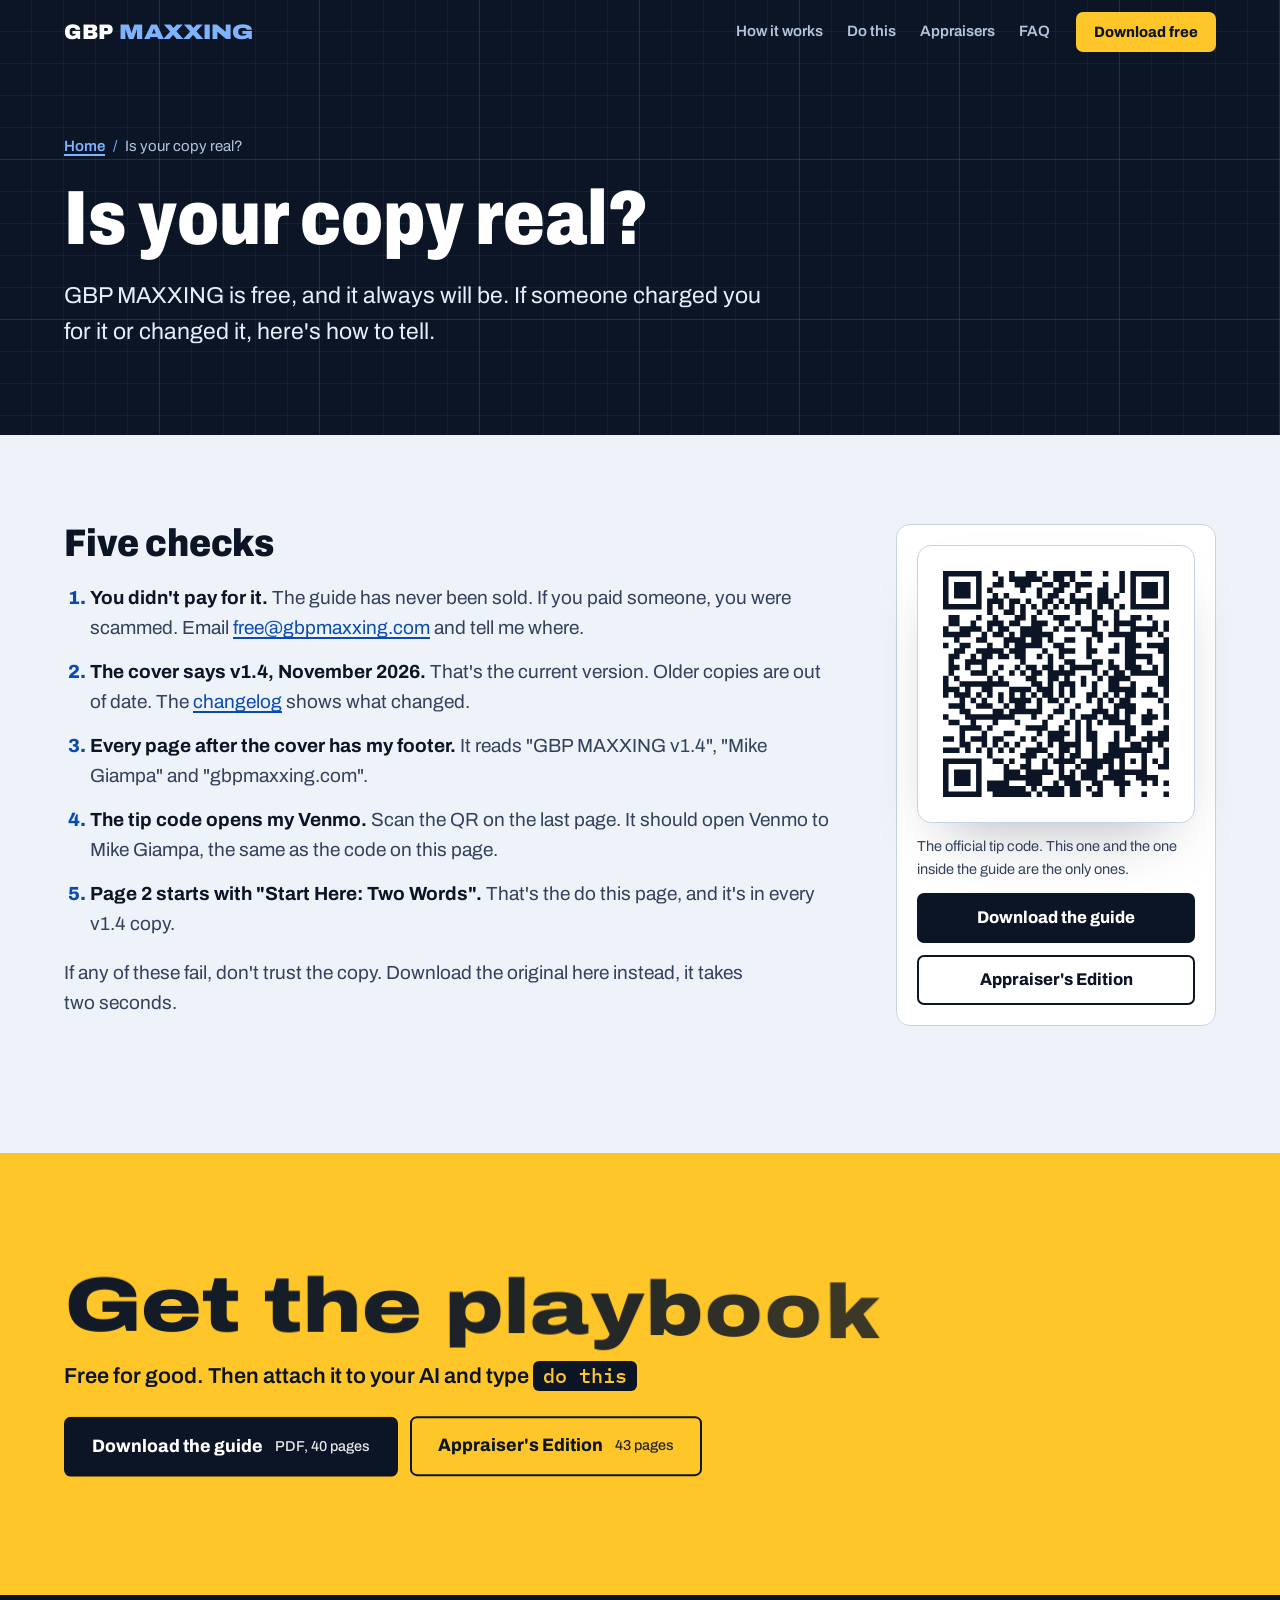
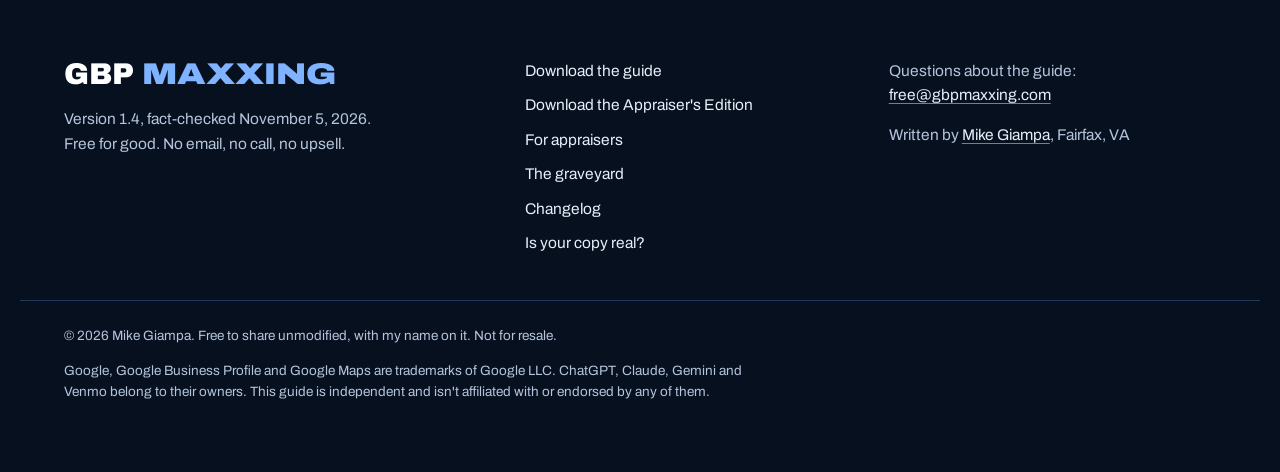
<file: verify/index.html>
<!doctype html>
<html lang="en-US">
<head>
<meta charset="utf-8">
<meta name="viewport" content="width=device-width, initial-scale=1, viewport-fit=cover">
<title>Is Your Copy of GBP MAXXING Real?</title>
<meta name="description" content="How to tell an official copy of the free GBP MAXXING guide from a tampered one, and where to get the current version.">
<link rel="canonical" href="https://gbpmaxxing.com/verify/">
<meta name="author" content="Mike Giampa">
<meta name="robots" content="index, follow, max-image-preview:large">
<meta name="theme-color" content="#0B1526">
<meta name="color-scheme" content="dark light">
<meta property="og:type" content="website">
<meta property="og:site_name" content="GBP MAXXING">
<meta property="og:title" content="Is Your Copy of GBP MAXXING Real?">
<meta property="og:description" content="How to tell an official copy of the free GBP MAXXING guide from a tampered one, and where to get the current version.">
<meta property="og:url" content="https://gbpmaxxing.com/verify/">
<meta property="og:image" content="https://gbpmaxxing.com/assets/img/og-home-v2.png">
<meta property="og:image:width" content="1200">
<meta property="og:image:height" content="630">
<meta property="og:image:alt" content="GBP MAXXING: the free Google Business Profile playbook">
<meta property="og:locale" content="en_US">
<meta name="twitter:card" content="summary_large_image">
<meta name="twitter:title" content="Is Your Copy of GBP MAXXING Real?">
<meta name="twitter:description" content="How to tell an official copy of the free GBP MAXXING guide from a tampered one, and where to get the current version.">
<meta name="twitter:image" content="https://gbpmaxxing.com/assets/img/og-home-v2.png">
<link rel="icon" href="/favicon.ico" sizes="32x32">
<link rel="icon" href="/assets/img/favicon.svg" type="image/svg+xml">
<link rel="icon" href="/assets/img/icon-192.png" type="image/png" sizes="192x192">
<link rel="apple-touch-icon" href="/assets/img/apple-touch-icon.png">
<link rel="manifest" href="/site.webmanifest">
<link rel="preload" href="/assets/fonts/archivo-latin-wdth-normal.woff2" as="font" type="font/woff2" crossorigin>
<style>@font-face{font-family:Archivo Variable;font-style:normal;font-display:swap;font-weight:100 900;font-stretch:62% 125%;src:url(/assets/fonts/archivo-latin-wdth-normal.woff2) format("woff2-variations"),url(/assets/fonts/archivo-latin-wdth-normal.woff2) format("woff2")}@font-face{font-family:Plex Mono;font-style:normal;font-display:swap;font-weight:400;src:url(/assets/fonts/ibm-plex-mono-latin-400-normal.woff2) format("woff2")}@font-face{font-family:Plex Mono;font-style:normal;font-display:swap;font-weight:500;src:url(/assets/fonts/ibm-plex-mono-latin-500-normal.woff2) format("woff2")}:root{--navy: #0B1526;--navy-2: #0F1D34;--navy-3: #142846;--night: #07101E;--blue: #7FB2FF;--blue-ink: #0A4BB0;--yellow: #FFC629;--yellow-2: #FFD866;--vellum: #EEF3FA;--paper: #FBFCFE;--ink: #0B1526;--ink-2: #33415C;--on-dark: #E6EEF9;--on-dark-2: #B3C4DC;--rule-dark: #223A5E;--rule-light: #C6D3E6;--grid: rgba(127, 178, 255, .065);--grid-major: rgba(127, 178, 255, .11);--wrap: 1240px;--gutter: clamp(18px, 4.4vw, 44px);--f: "Archivo Variable", "Archivo", system-ui, -apple-system, "Segoe UI", Roboto, sans-serif;--mono: "Plex Mono", ui-monospace, SFMono-Regular, Menlo, Consolas, monospace;--ease: cubic-bezier(.2, .8, .2, 1)}*,*:before,*:after{box-sizing:border-box}html{-webkit-text-size-adjust:100%;scroll-padding-top:84px}body{margin:0;background:var(--navy);color:var(--on-dark);font-family:var(--f);font-size:clamp(17px,.55vw + 14.5px,19px);line-height:1.58;font-weight:400;font-stretch:100%;-webkit-font-smoothing:antialiased;-moz-osx-font-smoothing:grayscale;text-rendering:optimizeLegibility;overflow-x:clip}img,svg{max-width:100%}img{height:auto;display:block}a{color:inherit;text-underline-offset:.18em;text-decoration-thickness:1.5px}h1,h2,h3{margin:0;line-height:1.02;font-weight:800;text-wrap:balance}p{margin:0 0 1em;text-wrap:pretty}button{font:inherit}.wrap{max-width:var(--wrap);margin:0 auto;padding:0 var(--gutter)}.skip{position:absolute;left:-9999px;top:12px;z-index:100;background:var(--yellow);color:var(--navy);padding:10px 16px;border-radius:6px;font-weight:700}.skip:focus{left:12px}.vh{position:absolute!important;width:1px;height:1px;padding:0;margin:-1px;overflow:hidden;clip:rect(0 0 0 0);clip-path:inset(50%);white-space:nowrap;border:0}:focus-visible{outline:3px solid var(--yellow);outline-offset:3px;border-radius:4px}.vellum :focus-visible,.sub-body :focus-visible,.final :focus-visible{outline-color:var(--navy)}.navy,.sub-hero,.hero{background-color:var(--navy);background-image:linear-gradient(var(--grid-major) 1px,transparent 1px),linear-gradient(90deg,var(--grid-major) 1px,transparent 1px),linear-gradient(var(--grid) 1px,transparent 1px),linear-gradient(90deg,var(--grid) 1px,transparent 1px);background-size:160px 160px,160px 160px,32px 32px,32px 32px;background-position:-1px -1px}.vellum{background:var(--vellum);color:var(--ink)}.sec{position:relative;padding:clamp(80px,11vw,150px) 0}.sec,.hero,.sub-hero,.sub-body{overflow-x:clip}h2{font-size:clamp(38px,5.4vw,78px);font-stretch:76%;font-weight:860;letter-spacing:-.005em;line-height:.96;max-width:15ch}h2.h-wide{font-stretch:116%;font-weight:820;max-width:20ch;font-size:clamp(34px,4.6vw,66px)}.navy h2,.grave h2{color:#fff}.vellum h2{color:var(--ink)}.intro{font-size:clamp(18px,1.2vw + 8px,22px);color:var(--on-dark-2);max-width:54ch;margin-top:22px}.vellum .intro{color:var(--ink-2)}.btn{display:inline-flex;align-items:center;justify-content:center;gap:12px;min-height:50px;padding:12px 22px;border-radius:7px;border:2px solid transparent;font-family:var(--f);font-weight:760;font-stretch:96%;font-size:17px;line-height:1.1;text-decoration:none;cursor:pointer;white-space:nowrap;transition:background-color .2s,border-color .2s,transform .15s var(--ease),color .2s}.btn:active{transform:translateY(1px)}.btn-lg{min-height:60px;padding:14px 26px;font-size:18px}.btn-sm{min-height:40px;padding:8px 16px;font-size:15px}.btn-block{width:100%}.btn-meta{font-weight:500;font-size:.8em;opacity:.9;font-stretch:100%}.btn-primary{background:var(--yellow);color:var(--navy)}.btn-primary:hover{background:var(--yellow-2)}.btn-ghost{border-color:var(--blue);color:#fff;background:#0b1526e0}.btn-ghost:hover{background:#7fb2ff29}.btn-dark{background:var(--navy);color:#fff}.btn-dark:hover{background:var(--navy-3)}.btn-line{border-color:var(--navy);color:var(--navy);background:transparent}.btn-line:hover{background:#0b15260f}.cta-row,.act-row{display:flex;flex-wrap:wrap;gap:12px}.act-row{margin:22px 0 8px}.chip{display:inline-block;font-family:var(--mono);font-weight:500;font-size:.9em;line-height:1.35;padding:.06em .5em .1em;border-radius:6px;background:var(--navy);color:var(--yellow);white-space:nowrap;vertical-align:.04em}.chip-dark{background:#ffc6291a;border:1px solid rgba(255,198,41,.55)}.caret{display:inline-block;width:.5em;height:1.05em;margin-left:3px;vertical-align:-.18em;background:var(--yellow);animation:blink 1.05s steps(1) infinite}@keyframes blink{50%{opacity:0}}.tlink{color:var(--blue);font-weight:650}.tlink:hover{color:#fff}.site-head{position:fixed;inset:0 0 auto;z-index:50;transition:background-color .3s,box-shadow .3s,backdrop-filter .3s}.site-head.is-solid{background:#0b1526e6;-webkit-backdrop-filter:blur(12px);backdrop-filter:blur(12px);box-shadow:0 1px 0 var(--rule-dark)}.head-in{max-width:var(--wrap);margin:0 auto;padding:12px var(--gutter);display:flex;align-items:center;gap:26px}.mark{display:inline-flex;align-items:baseline;gap:.26em;font-weight:900;font-size:21px;line-height:1;color:#fff;text-decoration:none;letter-spacing:.005em}.mark-g{font-stretch:100%}.mark-m{font-stretch:125%;color:var(--blue)}.mark-lg{font-size:30px}.head-nav{display:none;gap:24px;margin-left:auto}.head-nav a{color:var(--on-dark-2);text-decoration:none;font-weight:600;font-size:15px}.head-nav a:hover{color:#fff}.head-in .btn{margin-left:auto}@media(min-width:920px){.head-nav{display:flex}.head-in .btn{margin-left:0}}.hero{position:relative;min-height:100svh;padding:clamp(96px,13vh,132px) 0 clamp(48px,7vh,80px);overflow:hidden;display:flex;align-items:center}.hero-stage{position:absolute;inset:0;z-index:0}.hero-canvas{position:absolute;inset:0;width:100%;height:100%;display:block;opacity:0;transition:opacity .5s ease}.hero-canvas.is-ready{opacity:1}.hero-shade{position:absolute;inset:0;pointer-events:none;background:linear-gradient(90deg,#0b1526e6,#0b15268c 32%,#0b152600 56%),linear-gradient(0deg,var(--navy) 0%,rgba(11,21,38,0) 26%),linear-gradient(180deg,#0b1526b3,#0b152600 18%)}.hero-in{position:relative;z-index:1;width:100%}.hero-title{display:block;margin:0}.wm{display:block;font-weight:900;line-height:.8;text-transform:uppercase;letter-spacing:-.012em}.wm-g,.wm-m{display:block;font-size:clamp(64px,11.6vw,178px)}.wm-g{color:#fff;font-stretch:100%}.wm-m{color:var(--blue);font-stretch:var(--wdth, 125%);margin-top:.02em;white-space:nowrap}.hero-sub{display:block;margin-top:clamp(16px,2.2vw,26px);font-size:clamp(23px,2.6vw,36px);font-weight:760;font-stretch:88%;color:#fff;line-height:1.12;letter-spacing:0;text-transform:none}.hero-grid{display:grid;grid-template-columns:minmax(0,1fr);gap:34px;margin-top:clamp(18px,2.4vw,30px)}.lede{font-size:clamp(18px,.7vw + 13px,21px);color:var(--on-dark);max-width:40ch}.hero .cta-row{margin:26px 0 20px}.dothis-line{font-size:17px;color:var(--on-dark-2)}.hero-cover{margin:0;justify-self:start}.hero-cover img{width:min(320px,56vw);border-radius:3px;transform:perspective(1300px) rotateY(-16deg) rotateX(7deg) rotate(1.5deg);box-shadow:0 50px 90px -20px #0009,0 0 0 1px #7fb2ff4d;transform-origin:40% 60%}@media(min-width:960px){.hero-grid{grid-template-columns:minmax(0,1.3fr) minmax(0,.7fr);align-items:start}.hero-cover{justify-self:end;margin-top:-28px}.hero-cover img{width:min(290px,22vw)}}.no-webgl{background:var(--navy) url(/assets/img/hero-still-wide.webp) center / cover no-repeat}@media(max-width:759px),(max-aspect-ratio:1/1){.no-webgl{background-image:url(/assets/img/hero-still-tall.webp);background-position:center bottom}}.split{display:grid;gap:52px;grid-template-columns:minmax(0,1fr)}@media(min-width:920px){.split{grid-template-columns:minmax(0,1.05fr) minmax(0,.95fr);align-items:center;gap:72px}}.copy p{color:var(--ink-2);max-width:54ch;font-size:clamp(17px,.5vw + 14.5px,19.5px)}.vellum .copy h2{margin-bottom:26px}.receipt-stage{display:flex;justify-content:center;padding:10px 0 30px}.receipt{position:relative;width:min(392px,100%);font-family:var(--mono);color:#1c2433}.r-paper{position:relative;background:var(--paper);padding:30px 28px 38px;box-shadow:0 40px 70px -24px #0b152652,0 2px #0b15260a;transform:rotate(1.2deg)}.r-paper:after{content:"";position:absolute;left:0;right:0;bottom:0;height:9px;background:linear-gradient(45deg,var(--vellum) 50%,transparent 50%) 0 100% / 14px 9px repeat-x,linear-gradient(-45deg,var(--vellum) 50%,transparent 50%) 0 100% / 14px 9px repeat-x}.r-head{text-align:center;font-weight:500;font-size:17px;text-transform:uppercase;letter-spacing:.06em;margin:0 0 4px}.r-sub{text-align:center;font-size:13px;color:#48536a;margin:0 0 20px}.r-items{list-style:none;margin:0;padding:14px 0 6px;border-top:1.5px dashed #9AA6BA}.r-items li,.r-total{display:flex;justify-content:space-between;gap:16px;font-size:15px;padding:7px 0}.r-items li span:last-child{text-align:right}.r-total{border-top:1.5px dashed #9AA6BA;margin:8px 0 0;padding-top:14px;font-weight:500;font-size:17px;text-transform:uppercase}.r-foot{text-align:center;font-size:12.5px;color:#48536a;margin:22px 0 0;text-transform:uppercase;letter-spacing:.04em}.stamp{position:absolute;right:-34px;bottom:-22px;z-index:2;display:grid;justify-items:center;gap:2px;background:var(--yellow);color:var(--navy);padding:14px 22px 12px;border-radius:8px;transform:rotate(-12deg);box-shadow:0 18px 36px -10px #0b152673;font-family:var(--f)}.stamp-big{font-size:56px;font-weight:900;font-stretch:125%;line-height:.9;letter-spacing:.01em}.stamp-small{font-family:var(--mono);font-size:12.5px;font-weight:500}.proof-grid{display:grid;gap:54px;margin-top:46px}@media(min-width:980px){.proof-grid{grid-template-columns:minmax(0,.86fr) minmax(0,1.14fr);align-items:start;gap:72px}}.proof-list{list-style:none;margin:0;padding:0;display:grid;gap:28px}.proof-list li{font-size:clamp(17px,.5vw + 14.5px,19px);color:var(--on-dark-2);border-top:1px solid var(--rule-dark);padding-top:20px}.proof-list strong{display:block;font-size:clamp(28px,3vw,42px);font-stretch:84%;font-weight:850;color:#fff;line-height:1.04;margin-bottom:8px}.chart{margin:0}.chart svg{width:100%;height:auto;display:block;overflow:visible}.chart figcaption{font-size:14.5px;color:var(--on-dark-2);margin-top:16px;max-width:64ch}.how-head{margin-bottom:clamp(30px,4vw,56px)}.how-body{position:relative}.step{position:relative;padding:30px 0 30px 26px;border-top:1px solid var(--rule-dark)}.step:before{content:"";position:absolute;left:0;top:34px;bottom:34px;width:4px;border-radius:2px;background:var(--rule-dark);transition:background-color .35s}.step.is-on:before{background:var(--yellow)}.step h3{font-size:clamp(30px,3.2vw,44px);font-stretch:112%;color:#fff;margin-bottom:12px}.step p{color:var(--on-dark);max-width:46ch}.step .ch{color:var(--blue);font-size:15px;font-weight:600;margin:0}.how-phone-col{position:sticky;top:76px;z-index:0;align-self:start}.ph-note{text-align:center;font-size:13px;color:var(--on-dark-2);margin:12px 0 0}.phone{position:relative;width:min(330px,74vw);margin:0 auto;padding:12px;border:2px solid var(--blue);border-radius:42px;background:var(--navy-2);box-shadow:0 0 0 8px #7fb2ff0f,0 50px 80px -30px #0009}.ph-notch{position:absolute;top:18px;left:50%;width:76px;height:20px;margin-left:-38px;border-radius:12px;background:var(--navy);border:1.5px solid var(--blue);z-index:2}.ph-screen{position:relative;border-radius:32px;overflow:hidden;background:#f3f6fb;color:var(--ink);padding:48px 12px 14px;height:clamp(500px,64vh,620px)}.ph-search{display:flex;align-items:center;gap:8px;background:#fff;border:1px solid #CFD9E8;border-radius:22px;padding:9px 14px;font-size:15px;font-weight:600;color:var(--ink)}.ph-mag{width:13px;height:13px;border:2px solid var(--ink-2);border-radius:50%;position:relative;flex:none}.ph-mag:after{content:"";position:absolute;width:6px;height:2px;background:var(--ink-2);right:-5px;bottom:-3px;transform:rotate(45deg)}.ph-map{margin:10px 0;border-radius:14px;overflow:hidden;background:#e4ebf5;border:1px solid #D3DCEA}.ph-map-svg{display:block;width:100%;height:auto}.ph-map .roads path{stroke:#fff;stroke-width:7;fill:none}.ph-map .blocks rect{fill:#d2dcea}.ph-map .radius{fill:#0a4bb012;stroke:var(--blue-ink);stroke-width:1.5;stroke-dasharray:4 4;opacity:0;transition:opacity .5s}.ph-map .me{fill:var(--blue-ink);stroke:#fff;stroke-width:2.5;opacity:0;transition:opacity .5s}.ph-map .pin path{fill:#50607a;transition:fill .4s}.ph-map .pin circle{fill:#fff}.ph-map .pin-you path{fill:#50607a}.ph-map .pin-you{transition:transform .5s var(--ease)}.ph-results{position:relative;list-style:none;margin:0;padding:0;height:198px}.res{position:absolute;left:0;right:0;top:0;height:60px;display:grid;grid-template-columns:1fr auto;grid-template-rows:auto auto;column-gap:8px;background:#fff;border:1px solid #D6DFEC;border-radius:12px;padding:8px 12px;transition:transform .7s var(--ease),border-color .4s,box-shadow .4s}.res-name{font-weight:760;font-size:15px}.res-meta{font-size:13px;color:var(--ink-2);display:inline-flex;align-items:center;gap:6px;justify-self:end}.res-tag{grid-column:1 / -1;font-size:12.5px;color:var(--ink-2);white-space:nowrap;overflow:hidden;text-overflow:ellipsis;border-radius:4px;transition:background-color .4s,color .4s}.stars{width:58px;height:11px;background:linear-gradient(90deg,#E5A800 var(--fill, 86%),#C9D2DF var(--fill, 86%));-webkit-mask:url("data:image/svg+xml,%3Csvg xmlns='http://www.w3.org/2000/svg' viewBox='0 0 60 11'%3E%3Cg fill='%23000'%3E%3Cpath d='M5.5 0l1.6 3.6 3.9.4-2.9 2.6.8 3.9L5.5 8.5 2.1 10.5l.8-3.9L0 4l3.9-.4z'/%3E%3Cpath transform='translate(12)' d='M5.5 0l1.6 3.6 3.9.4-2.9 2.6.8 3.9L5.5 8.5 2.1 10.5l.8-3.9L0 4l3.9-.4z'/%3E%3Cpath transform='translate(24)' d='M5.5 0l1.6 3.6 3.9.4-2.9 2.6.8 3.9L5.5 8.5 2.1 10.5l.8-3.9L0 4l3.9-.4z'/%3E%3Cpath transform='translate(36)' d='M5.5 0l1.6 3.6 3.9.4-2.9 2.6.8 3.9L5.5 8.5 2.1 10.5l.8-3.9L0 4l3.9-.4z'/%3E%3Cpath transform='translate(48)' d='M5.5 0l1.6 3.6 3.9.4-2.9 2.6.8 3.9L5.5 8.5 2.1 10.5l.8-3.9L0 4l3.9-.4z'/%3E%3C/g%3E%3C/svg%3E") center / 100% 100% no-repeat;mask:url("data:image/svg+xml,%3Csvg xmlns='http://www.w3.org/2000/svg' viewBox='0 0 60 11'%3E%3Cg fill='%23000'%3E%3Cpath d='M5.5 0l1.6 3.6 3.9.4-2.9 2.6.8 3.9L5.5 8.5 2.1 10.5l.8-3.9L0 4l3.9-.4z'/%3E%3Cpath transform='translate(12)' d='M5.5 0l1.6 3.6 3.9.4-2.9 2.6.8 3.9L5.5 8.5 2.1 10.5l.8-3.9L0 4l3.9-.4z'/%3E%3Cpath transform='translate(24)' d='M5.5 0l1.6 3.6 3.9.4-2.9 2.6.8 3.9L5.5 8.5 2.1 10.5l.8-3.9L0 4l3.9-.4z'/%3E%3Cpath transform='translate(36)' d='M5.5 0l1.6 3.6 3.9.4-2.9 2.6.8 3.9L5.5 8.5 2.1 10.5l.8-3.9L0 4l3.9-.4z'/%3E%3Cpath transform='translate(48)' d='M5.5 0l1.6 3.6 3.9.4-2.9 2.6.8 3.9L5.5 8.5 2.1 10.5l.8-3.9L0 4l3.9-.4z'/%3E%3C/g%3E%3C/svg%3E") center / 100% 100% no-repeat}.stars.s4{--fill: 82%}.stars.s5{--fill: 100%}.res-a{transform:translateY(0)}.res-b{transform:translateY(68px)}.res-you{transform:translateY(136px)}.ph-ai{position:absolute;left:12px;right:12px;bottom:14px;background:var(--navy);color:#fff;border-radius:14px;padding:12px 14px;font-size:13.5px;line-height:1.45;transform:translateY(130%);opacity:0;transition:transform .6s var(--ease),opacity .4s}.ph-ai-k{display:block;font-family:var(--mono);font-size:12px;color:var(--yellow);margin-bottom:4px}.phone[data-step="1"] .res-you .res-tag{background:#fff1c2;color:var(--ink)}.phone[data-step="2"] .radius,.phone[data-step="2"] .me{opacity:1}.phone[data-step="3"] .res-you,.phone[data-step="4"] .res-you{transform:translateY(0);border-color:#e5a800;box-shadow:0 10px 24px -12px #e5a800b3}.phone[data-step="3"] .res-a,.phone[data-step="4"] .res-a{transform:translateY(68px)}.phone[data-step="3"] .res-b,.phone[data-step="4"] .res-b{transform:translateY(136px)}.phone[data-step="3"] .pin-you path,.phone[data-step="4"] .pin-you path{fill:#e5a800}.phone[data-step="3"] .pin-you,.phone[data-step="4"] .pin-you{transform:translate(176px,74px) scale(1.35)}.phone[data-step="4"] .ph-ai{transform:none;opacity:1}@media(min-width:980px){.how-body{display:grid;grid-template-columns:minmax(0,1fr) minmax(0,.92fr);gap:80px}.how-phone-col{grid-column:2;grid-row:1}.how-steps{grid-column:1;grid-row:1}.step{min-height:62vh;display:flex;flex-direction:column;justify-content:center}.how-steps .step:last-child{min-height:74vh}}@media(max-width:979px){.how-phone-col{top:62px}.phone{width:min(236px,60vw);border-radius:32px;padding:8px}.ph-screen{height:min(420px,50vh);border-radius:25px;padding:38px 9px 10px}.ph-notch{top:13px;width:56px;height:15px;margin-left:-28px}.ph-search{font-size:13px;padding:7px 11px}.ph-results{height:164px}.res{height:50px;padding:5px 9px;border-radius:10px}.res-name{font-size:13px}.res-meta,.res-tag{font-size:11px}.stars{width:48px;height:9px}.res-b{transform:translateY(56px)}.res-you{transform:translateY(112px)}.phone[data-step="3"] .res-a,.phone[data-step="4"] .res-a{transform:translateY(56px)}.phone[data-step="3"] .res-b,.phone[data-step="4"] .res-b{transform:translateY(112px)}.ph-ai{font-size:11.5px;padding:9px 11px;left:9px;right:9px;bottom:10px}.ph-note{display:none}.how-steps{position:relative;z-index:2;margin-top:6vh}.how-steps .step{background:var(--navy-2);border:1px solid var(--rule-dark);border-radius:12px;padding:20px 18px 20px 30px;margin:0 0 44vh;box-shadow:0 -24px 40px -12px #07101ed9}.how-steps .step:last-child{margin-bottom:8vh}.step:before{left:13px;top:22px;bottom:22px}.step h3{font-size:28px}.step p{font-size:16.5px}}.grave{background:var(--night);padding-bottom:0;overflow:hidden}.grave .intro{color:var(--on-dark-2)}.grave:before{content:"";position:absolute;inset:0;pointer-events:none;background:radial-gradient(ellipse 60% 30% at 20% 88%,rgba(127,178,255,.1),transparent 70%),radial-gradient(ellipse 50% 26% at 78% 92%,rgba(127,178,255,.08),transparent 70%);animation:fog 18s ease-in-out infinite alternate}@keyframes fog{to{transform:translate(4%)}}.stones{position:relative;display:grid;grid-template-columns:repeat(2,minmax(0,1fr));gap:14px;margin-top:54px;align-items:end;overflow:hidden;padding-top:30px}@media(min-width:900px){.stones{grid-template-columns:repeat(4,minmax(0,1fr));gap:26px}}.stone-face{position:relative;text-align:center;padding:clamp(44px,6vw,70px) clamp(12px,1.6vw,22px) 28px;border:2px solid var(--blue);border-bottom:0;border-radius:50% 50% 0 0/22% 22% 0 0;background:linear-gradient(180deg,#7fb2ff1a,#7fb2ff06);min-height:clamp(250px,26vw,330px)}.stone-face:before{content:"";position:absolute;top:18px;left:50%;width:2px;height:22px;margin-left:-1px;background:var(--blue);opacity:.7}.stone-face:after{content:"";position:absolute;top:25px;left:50%;width:14px;height:2px;margin-left:-7px;background:var(--blue);opacity:.7}.stone h3{font-size:clamp(19px,1.7vw,25px);font-stretch:86%;color:#fff}.stone-date{font-family:var(--mono);font-size:clamp(12px,1vw,14px);color:var(--yellow);margin:12px 0 10px}.stone-ep{font-size:clamp(14px,1.1vw,15.5px);color:var(--on-dark-2);margin:0;line-height:1.45}.ground{height:clamp(70px,9vw,110px);border-top:2px solid var(--blue);background:repeating-linear-gradient(-45deg,rgba(127,178,255,.1) 0 2px,transparent 2px 14px)}.grave-more{margin:28px 0 46px}.dothis .copy>p{color:var(--ink-2)}.steps{counter-reset:s;list-style:none;padding:0;margin:28px 0 22px;display:grid;gap:16px}.steps li{counter-increment:s;position:relative;padding-left:58px;min-height:42px;font-size:clamp(17px,.5vw + 14.5px,19.5px);color:var(--ink-2)}.steps li:before{content:counter(s);position:absolute;left:0;top:-3px;width:42px;height:42px;border-radius:50%;background:var(--navy);color:var(--yellow);font-weight:900;font-size:19px;display:grid;place-items:center}.steps strong{color:var(--ink)}.mp{margin-top:26px;border-top:1px solid var(--rule-light);padding-top:16px}.mp summary{cursor:pointer;font-weight:760;color:var(--ink);list-style:none;display:inline-flex;gap:10px;align-items:center}.mp summary::-webkit-details-marker{display:none}.mp summary:before{content:"+";display:grid;place-items:center;width:26px;height:26px;border-radius:50%;border:2px solid var(--ink);font-weight:600;line-height:1;transition:transform .2s}.mp[open] summary:before{transform:rotate(45deg)}.mp-body{font-family:var(--mono);font-size:14px;line-height:1.6;color:var(--ink);background:#fff;border:1px solid var(--rule-light);border-left:4px solid var(--blue-ink);padding:18px;margin:14px 0}.mp-body p:last-child{margin:0}.chat-col{min-width:0}.chat{background:#fff;border:1px solid var(--rule-light);border-radius:20px;box-shadow:0 40px 80px -30px #0b152659;overflow:hidden;color:var(--ink);font-size:16px}.chat-top{display:flex;align-items:center;gap:10px;padding:14px 20px;border-bottom:1px solid var(--rule-light);font-weight:760}.chat-dot{width:10px;height:10px;border-radius:50%;background:#2f9e66}.chat-body{position:relative;padding:20px;display:grid;gap:12px;min-height:440px;align-content:start}.m{max-width:88%;padding:12px 15px;border-radius:16px}.m-file{justify-self:end;display:flex;align-items:center;gap:12px;background:var(--vellum);border:1px solid var(--rule-light)}.m-file small{display:block;font-size:13px;color:var(--ink-2)}.pdf-ico{background:#b42318;color:#fff;font-weight:800;font-size:11.5px;padding:8px 7px;border-radius:5px;letter-spacing:.03em}.m-user{justify-self:end;background:var(--navy);color:#fff;font-family:var(--mono);font-size:17px;border-bottom-right-radius:5px}.m-ai{justify-self:start;background:var(--vellum);border-bottom-left-radius:5px}.m-ai p{margin:0 0 8px}.m-ai ol{margin:0;padding-left:22px}.m-ai li{margin-bottom:3px}.m-dots{position:absolute;left:20px;display:none;gap:5px;padding:14px 16px;background:var(--vellum);border-radius:16px}.m-dots i{width:7px;height:7px;border-radius:50%;background:var(--ink-2);animation:dot 1s infinite ease-in-out}.m-dots i:nth-child(2){animation-delay:.15s}.m-dots i:nth-child(3){animation-delay:.3s}@keyframes dot{0%,to{opacity:.3;transform:translateY(0)}50%{opacity:1;transform:translateY(-3px)}}.chat.is-thinking .m-dots{display:inline-flex}.chat-in{display:flex;justify-content:space-between;align-items:center;margin:0 16px 16px;padding:12px 14px;border:1px solid var(--rule-light);border-radius:16px;color:var(--ink-2)}.chat-send{width:30px;height:30px;border-radius:50%;background:var(--navy);position:relative}.chat-send:after{content:"";position:absolute;left:11px;top:12px;width:7px;height:7px;border-left:2.2px solid #fff;border-top:2.2px solid #fff;transform:rotate(45deg)}.chat-note{font-size:14px;color:var(--ink-2);text-align:center;margin:12px 0 0}@media(min-width:920px){.split-chat{grid-template-columns:minmax(0,1fr) minmax(0,.92fr)}}.inside{overflow:hidden}.toc{--toc-cols: 150px minmax(0, .82fr) minmax(0, 1.3fr);margin-top:48px;position:relative}.toc-head{display:grid;grid-template-columns:var(--toc-cols);gap:0 40px;padding-bottom:12px;border-bottom:1.5px solid var(--blue);font-family:var(--mono);font-size:13px;letter-spacing:.14em;text-transform:uppercase;color:var(--on-dark-2)}.toc-row{position:relative;display:grid;grid-template-columns:var(--toc-cols);gap:0 40px;align-items:start;padding:32px 0 34px}.toc-row:first-of-type .toc-rule{display:none}.toc-rule{position:absolute;left:0;right:0;top:0;height:1px;background:#7fb2ff4d;transform-origin:0 50%;transition:transform .9s cubic-bezier(.65,0,.35,1),background-color .25s}.toc-end{position:relative;display:block}.toc-num{margin:0;font-size:104px;font-weight:900;font-stretch:62%;line-height:.78;letter-spacing:-.01em;color:transparent;-webkit-text-stroke:1.6px var(--blue);transition:opacity .7s ease-out .25s,transform .7s cubic-bezier(.2,.7,.2,1) .25s,-webkit-text-stroke-color .25s}.toc-title{margin:0;font-size:clamp(24px,2.1vw,31px);font-stretch:92%;line-height:1.08;color:#fff}.toc-title .pk{display:flex;flex-wrap:wrap;align-items:center;gap:10px;margin-bottom:10px;font-family:var(--mono);font-size:13px;font-weight:500;letter-spacing:.14em;text-transform:uppercase;color:var(--blue)}.toc-tag{background:var(--yellow);color:var(--navy);border-radius:4px;padding:3px 8px;letter-spacing:.08em}.toc-ch{list-style:none;margin:0;padding:0;display:grid;gap:9px}.toc-ch li{display:grid;grid-template-columns:44px minmax(0,1fr);font-size:16.5px;line-height:1.4;color:var(--on-dark)}.toc-ch .cn{padding-top:3px;font-family:var(--mono);font-size:13.5px;letter-spacing:.04em;color:var(--blue)}.toc-title,.toc-ch li{transition:opacity .5s ease-out,transform .5s cubic-bezier(.2,.7,.2,1);transition-delay:calc(.3s + var(--i, 0) * .05s)}.toc-armed .toc-row:not(.in) .toc-rule,.toc-armed .toc-end:not(.in){transform:scaleX(0)}.toc-armed .toc-row:not(.in) .toc-num{opacity:0;transform:translate(-28px)}.toc-armed .toc-row:not(.in) .toc-title,.toc-armed .toc-row:not(.in) .toc-ch li{opacity:0;transform:translateY(14px)}.toc-end{transition:transform .9s cubic-bezier(.65,0,.35,1)}.toc-appr .toc-num{-webkit-text-stroke-color:var(--yellow)}.toc-appr .toc-title .pk,.toc-appr .cn{color:var(--yellow)}@media(hover:hover)and (pointer:fine){.toc-row:hover .toc-num{-webkit-text-stroke-color:var(--yellow)}.toc-row:hover .toc-rule{background-color:var(--yellow)}}@media(max-width:860px){.toc{--toc-cols: 78px minmax(0, 1fr);margin-top:36px}.toc-head{display:none}.toc-row{gap:16px 20px;padding:26px 0 28px}.toc-row:first-of-type .toc-rule{display:block}.toc-num{font-size:72px}.toc-ch{grid-column:1 / -1}}.for{overflow:hidden}.trades{display:flex;flex-wrap:wrap;gap:.04em .32em;margin:34px 0;font-size:clamp(34px,5.4vw,86px);font-weight:880;line-height:.9;color:var(--ink);text-transform:uppercase;will-change:transform}.trades .t{display:inline-block;flex:none;white-space:nowrap}.t1{font-stretch:62%}.t2{font-stretch:125%;font-weight:820}.t3{font-stretch:84%}.t0{font-stretch:108%}.for-copy{font-size:clamp(18px,.6vw + 14px,21px);color:var(--ink-2);max-width:56ch}.appr-box{margin-top:54px;max-width:900px;border-radius:14px;padding:clamp(26px,4vw,48px);color:var(--on-dark);background-color:var(--navy);background-image:linear-gradient(var(--grid) 1px,transparent 1px),linear-gradient(90deg,var(--grid) 1px,transparent 1px);background-size:28px 28px}.appr-box h3{font-size:clamp(26px,2.6vw,36px);font-stretch:92%;color:#fff;margin-bottom:14px}.appr-box p{color:var(--on-dark);max-width:62ch}.about-grid{display:grid;gap:44px;align-items:center}@media(min-width:960px){.about-grid{grid-template-columns:minmax(0,420px) minmax(0,1fr);gap:80px}}.portrait{position:relative;margin:0;max-width:460px}.portrait img{width:100%;border-radius:6px}.portrait:before,.portrait:after{content:"";position:absolute;width:34px;height:34px;border-color:var(--blue);border-style:solid}.portrait:before{top:-12px;left:-12px;border-width:2px 0 0 2px}.portrait:after{bottom:-12px;right:-12px;border-width:0 2px 2px 0}.about-copy h2{margin-bottom:24px}.about-lead{font-size:clamp(24px,2.3vw,33px);font-weight:760;font-stretch:90%;color:#fff;line-height:1.18}.about-copy p{color:var(--on-dark);max-width:58ch}.about-links{list-style:none;padding:0;margin:26px 0 0;display:grid;gap:10px;color:var(--on-dark-2)}.about-links a{color:var(--blue);font-weight:650}.about-links a:hover{color:#fff}.tip-grid{display:grid;gap:34px;align-items:center}@media(min-width:820px){.tip-grid{grid-template-columns:270px minmax(0,1fr);gap:64px}}.qr{display:block;width:min(270px,72vw);background:#fff;padding:14px;border-radius:14px;border:1px solid var(--rule-light);box-shadow:0 30px 60px -30px #0b152659}.qr svg{width:100%;height:auto;display:block}.qr-sm{width:100%}.tip h2{margin-bottom:18px}.tip p{color:var(--ink-2);max-width:56ch}.fine{font-size:14.5px;color:var(--ink-2)}.tip .fine a,.sub-card .fine a{color:var(--blue-ink)}.faq-grid{display:grid;gap:34px}@media(min-width:980px){.faq-grid{grid-template-columns:minmax(0,.62fr) minmax(0,1.38fr);gap:64px}}.faq-list details{border-top:1px solid var(--rule-dark);padding:20px 0}.faq-list details:last-child{border-bottom:1px solid var(--rule-dark)}.faq-list summary{cursor:pointer;list-style:none;display:flex;justify-content:space-between;align-items:center;gap:18px;font-size:clamp(19px,.8vw + 14px,23px);font-weight:720;color:#fff}.faq-list summary::-webkit-details-marker{display:none}.faq-list summary:after{content:"+";flex:none;color:var(--yellow);font-size:30px;font-weight:400;line-height:.8;transition:transform .2s}.faq-list details[open] summary:after{transform:rotate(45deg)}.faq-list p{margin:14px 0 0;color:var(--on-dark);max-width:64ch}.final{background:var(--yellow);color:var(--navy);padding:clamp(70px,9vw,120px) 0}.final h2{color:var(--navy);font-size:clamp(46px,8.4vw,132px);font-stretch:125%;max-width:none;letter-spacing:-.01em}.final p{font-size:clamp(18px,.6vw + 14px,22px);margin:18px 0 26px;font-weight:600}.final .chip-dark{background:var(--navy);color:var(--yellow);border:0}.final .btn-primary{background:var(--navy);color:#fff}.final .btn-primary:hover{background:var(--navy-3)}.final .btn-ghost{border-color:var(--navy);color:var(--navy);background:transparent}.final .btn-ghost:hover{background:#0b152614}.final-sm h2{font-size:clamp(40px,6vw,88px)}.site-foot{background:var(--night);color:var(--on-dark-2);padding:64px 0 calc(110px + env(safe-area-inset-bottom));font-size:15.5px}@media(min-width:920px){.site-foot{padding-bottom:56px}}.foot-grid{display:grid;gap:36px}@media(min-width:920px){.foot-grid{grid-template-columns:1.3fr 1fr 1fr}}.foot-mark p{margin-top:16px}.foot-nav{display:grid;gap:10px;align-content:start}.foot-nav a,.foot-contact a{color:var(--on-dark);text-decoration:none}.foot-contact a{text-decoration:underline;text-decoration-color:#e6eef980}.foot-nav a:hover,.foot-contact a:hover{text-decoration:underline;text-decoration-color:currentColor;color:#fff}.foot-legal{margin-top:44px;padding-top:24px;border-top:1px solid var(--rule-dark);font-size:13.5px}.foot-legal p{max-width:90ch}.dock{position:fixed;left:0;right:0;bottom:0;z-index:45;padding:10px var(--gutter) calc(10px + env(safe-area-inset-bottom));background:#0b1526f0;-webkit-backdrop-filter:blur(10px);backdrop-filter:blur(10px);border-top:1px solid var(--rule-dark);transform:translateY(110%);transition:transform .35s var(--ease)}.dock.is-on{transform:none}.dock .btn{width:100%}@media(min-width:920px){.dock{display:none}}.route{display:none}@media(min-width:1400px){.route{position:fixed;left:22px;top:50%;transform:translateY(-50%);z-index:30;display:flex;flex-direction:column;gap:18px;padding:6px 0}.route-line{position:absolute;left:5px;top:0;bottom:0;width:2px;background:var(--rule-dark);border-radius:1px}.route-fill{position:absolute;inset:0;background:var(--blue);transform-origin:top;transform:scaleY(0);border-radius:1px}.route-pt{position:relative;display:flex;align-items:center;gap:12px;text-decoration:none}.route-pt:before{content:"";width:12px;height:12px;border-radius:50%;background:var(--navy);border:2px solid var(--blue);transition:background-color .3s,border-color .3s,transform .3s}.route-pt.is-on:before{background:var(--yellow);border-color:var(--yellow);transform:scale(1.25)}.route-lbl{font-size:13px;font-weight:650;color:var(--on-dark-2);opacity:0;transform:translate(-4px);transition:opacity .2s,transform .2s;white-space:nowrap;background:#0b1526e6;padding:3px 8px;border-radius:5px}.route-pt:hover .route-lbl,.route-pt:focus-visible .route-lbl,.route-pt.is-on .route-lbl{opacity:1;transform:none}.route.on-light .route-lbl{color:var(--ink);background:#eef3faf2}}.sub-hero{padding:clamp(118px,15vh,160px) 0 clamp(52px,7vw,84px)}.crumbs ol{list-style:none;display:flex;flex-wrap:wrap;gap:8px;padding:0;margin:0 0 22px;font-size:15px;color:var(--on-dark-2)}.crumbs li+li:before{content:"/";margin-right:8px;color:var(--blue)}.crumbs a{color:var(--blue);font-weight:600}.sub-hero h1{font-size:clamp(40px,6vw,86px);font-stretch:82%;font-weight:870;color:#fff;max-width:17ch;line-height:.98}.sub-lede{font-size:clamp(18px,.8vw + 14px,23px);color:var(--on-dark);max-width:54ch;margin:22px 0 0}.nf .cta-row{margin-top:32px}.nf{min-height:72vh;display:flex;align-items:center}.sub-body{background:var(--vellum);color:var(--ink);padding:clamp(56px,7vw,96px) 0 clamp(72px,9vw,120px)}.prose h2{font-size:clamp(28px,3vw,42px);font-stretch:88%;color:var(--ink);margin:52px 0 18px;max-width:26ch;line-height:1.04}.prose>h2:first-child,.prose .sub-split>div>h2:first-child,.release:first-child h2{margin-top:0}.prose p,.prose li{color:var(--ink-2);max-width:68ch}.prose li{margin-bottom:8px}.prose a:not(.btn){color:var(--blue-ink)}.prose strong{color:var(--ink)}.sub-split{display:grid;gap:44px}@media(min-width:980px){.sub-split{grid-template-columns:minmax(0,1fr) 320px;gap:64px;align-items:start}}.sub-card{background:#fff;border:1px solid var(--rule-light);border-radius:14px;padding:20px;display:grid;gap:12px;align-self:start}@media(min-width:980px){.sub-card{position:sticky;top:96px}}.sub-card img{border-radius:4px;box-shadow:0 20px 40px -20px #0b152673}.sub-card .fine{margin:0}.grave-table{border-bottom:1px solid var(--rule-light)}.gt-row{display:grid;gap:6px 36px;padding:22px 0;border-top:1px solid var(--rule-light)}@media(min-width:820px){.gt-row{grid-template-columns:280px minmax(0,1fr)}}.gt-name h3{font-size:22px;font-stretch:90%;color:var(--ink);line-height:1.15}.gt-date{font-family:var(--mono);font-size:14px;color:var(--blue-ink);margin:6px 0 0}.gt-body p{margin-bottom:.6em}.gt-body p:last-child{margin-bottom:0}.chap-list{padding-left:34px}.chap-list li::marker{font-weight:800;color:var(--blue-ink)}.checks{padding-left:26px}.checks li{margin-bottom:14px}.checks li::marker{font-weight:800;color:var(--blue-ink)}.release+.release{margin-top:56px}.rel-date{display:block;font-family:var(--mono);font-weight:500;font-stretch:100%;font-size:16px;color:var(--blue-ink);margin-top:10px}.src li{font-size:16px}.sub-body .chip{font-size:.86em}.ch{display:inline-block;will-change:transform}.wd{display:inline-block;white-space:nowrap}.ticker{position:relative;background:var(--navy);padding:clamp(34px,5vw,60px) 0 clamp(44px,6vw,72px);overflow:hidden}.tape{display:flex;white-space:nowrap;font-family:var(--f);font-weight:900;font-stretch:72%;text-transform:uppercase;font-size:clamp(30px,4.6vw,64px);line-height:1;padding:.26em 0 .3em;width:110%;margin-left:-5%}.tape-track{display:flex;align-items:center;flex:none;will-change:transform}.tape span{padding:0 .08em}.tape-a{background:var(--yellow);color:var(--navy);transform:rotate(-2.4deg);position:relative;z-index:2;box-shadow:0 22px 44px -18px #000000bf}.tape-b{background:var(--navy-2);color:var(--blue);border-top:2px solid var(--blue);border-bottom:2px solid var(--blue);transform:rotate(1.7deg);margin-top:-12px}.tpin{display:inline-block;flex:none;width:.4em;height:.4em;margin:0 .7em;border-radius:50% 50% 50% 0;transform:rotate(-45deg);background:currentColor}.cursor-dot,.cursor-ring{position:fixed;left:0;top:0;pointer-events:none;z-index:9999;border-radius:50%;opacity:0;transition:opacity .3s,width .25s,height .25s,margin .25s,background-color .25s,border-color .25s}.cursor-dot{width:8px;height:8px;margin:-4px 0 0 -4px;background:var(--yellow);mix-blend-mode:normal}.cursor-ring{width:40px;height:40px;margin:-20px 0 0 -20px;border:1.5px solid var(--blue)}.has-cursor .cursor-dot,.has-cursor .cursor-ring{opacity:1}.cursor-ring.is-hot{width:70px;height:70px;margin:-35px 0 0 -35px;border-color:var(--yellow);background:#ffc62924}.stone{transform-origin:50% 100%}@media(max-width:700px){.wm-g,.wm-m{font-size:13.4vw}.hero{align-items:flex-start}.hero-cover{display:none}.hero-shade{background:linear-gradient(180deg,rgba(11,21,38,.9) 0%,rgba(11,21,38,.84) 60%,rgba(11,21,38,.05) 76%,rgba(11,21,38,.05) 94%,var(--navy) 100%)}.hero .btn-lg{width:100%;justify-content:space-between}.res-meta .stars{display:none}.res-name{white-space:nowrap;overflow:hidden;text-overflow:ellipsis}.phone{width:min(256px,66vw)}}@media(max-width:979px){.how-body{display:flex;flex-direction:column}.how-phone-col{order:-1;position:sticky;top:62px;align-self:center;width:100%}}@media(prefers-reduced-motion:reduce){*,*:before,*:after{animation:none!important;transition:none!important;scroll-behavior:auto!important}.hero-canvas{opacity:1}}</style>
<script type="application/ld+json">{"@context":"https://schema.org","@graph":[{"@type":"WebSite","@id":"https://gbpmaxxing.com/#website","url":"https://gbpmaxxing.com/","name":"GBP MAXXING","alternateName":["GBPMAXXING","gbpmaxxing.com","GBP MAXXING Playbook"],"description":"The free Google Business Profile playbook.","inLanguage":"en-US","publisher":{"@id":"https://gbpmaxxing.com/#mike"}},{"@type":"Person","@id":"https://gbpmaxxing.com/#mike","name":"Mike Giampa","jobTitle":"Founder and Chief Appraiser","description":"Certified residential real estate appraiser in Virginia, Washington DC and Maryland. 34 years in the business, more than 15,000 appraisals.","worksFor":{"@type":"Organization","name":"DC Metro Appraisals","url":"https://dcmetroappraisals.com/"},"address":{"@type":"PostalAddress","addressLocality":"Fairfax","addressRegion":"VA","addressCountry":"US"},"image":"https://gbpmaxxing.com/assets/img/mike-giampa-960.jpg","url":"https://gbpmaxxing.com/#about","sameAs":["https://www.linkedin.com/in/mike-giampa-appraiser/"],"knowsAbout":["Google Business Profile","Local search","AI search","Residential real estate appraisal"]},{"@type":"WebPage","@id":"https://gbpmaxxing.com/verify/#webpage","url":"https://gbpmaxxing.com/verify/","name":"Is Your Copy of GBP MAXXING Real?","description":"How to tell an official copy of the free GBP MAXXING guide from a tampered one, and where to get the current version.","isPartOf":{"@id":"https://gbpmaxxing.com/#website"},"inLanguage":"en-US","dateModified":"2026-11-05","author":{"@id":"https://gbpmaxxing.com/#mike"},"primaryImageOfPage":{"@type":"ImageObject","url":"https://gbpmaxxing.com/assets/img/og-home-v2.png","width":1200,"height":630},"breadcrumb":{"@id":"https://gbpmaxxing.com/verify/#breadcrumb"},"about":{"@id":"https://gbpmaxxing.com/#guide"}},{"@type":"BreadcrumbList","@id":"https://gbpmaxxing.com/verify/#breadcrumb","itemListElement":[{"@type":"ListItem","position":1,"name":"Home","item":"https://gbpmaxxing.com/"},{"@type":"ListItem","position":2,"name":"Is your copy real?","item":"https://gbpmaxxing.com/verify/"}]}]}</script>
<script>document.documentElement.classList.add('js');</script>
</head>
<body class="page-verify">
<a class="skip" href="#main">Skip to content</a>
<header class="site-head" data-head>
  <div class="head-in">
    <a class="mark" href="/" aria-label="GBP MAXXING home"><span class="mark-g">GBP</span> <span class="mark-m">MAXXING</span></a>
    <nav class="head-nav" aria-label="Main">
      <a href="/#how">How it works</a>
      <a href="/#do-this">Do this</a>
      <a href="/appraisers/">Appraisers</a>
      <a href="/#faq">FAQ</a>
    </nav>
    <a class="btn btn-primary btn-sm" href="/downloads/GBP-MAXXING-v1.4.pdf" download data-dl="lsb-header">Download free</a>
  </div>
</header>
<main id="main">

<section class="sub-hero">
  <div class="wrap">
    <nav class="crumbs" aria-label="Breadcrumb"><ol><li><a href="/">Home</a></li><li aria-current="page">Is your copy real?</li></ol></nav>
    <h1>Is your copy real?</h1>
    <p class="sub-lede">GBP MAXXING is free, and it always will be. If someone charged you for it or changed it, here's how to tell.</p>
  </div>
</section>
<section class="sub-body">
  <div class="wrap prose">

<div class="sub-split">
  <div>
    <h2>Five checks</h2>
    <ol class="checks">
      <li><strong>You didn't pay for it.</strong> The guide has never been sold. If you paid someone, you were scammed. Email <a href="mailto:free@gbpmaxxing.com">free@gbpmaxxing.com</a> and tell me where.</li>
      <li><strong>The cover says v1.4, November 2026.</strong> That's the current version. Older copies are out of date. The <a href="/changelog/">changelog</a> shows what changed.</li>
      <li><strong>Every page after the cover has my footer.</strong> It reads "GBP MAXXING v1.4", "Mike Giampa" and "gbpmaxxing.com".</li>
      <li><strong>The tip code opens my Venmo.</strong> Scan the QR on the last page. It should open Venmo to Mike Giampa, the same as the code on this page.</li>
      <li><strong>Page 2 starts with "Start Here: Two Words".</strong> That's the do this page, and it's in every v1.4 copy.</li>
    </ol>
    <p>If any of these fail, don't trust the copy. Download the original here instead, it takes two seconds.</p>
  </div>
  <aside class="sub-card">
    <a class="qr qr-sm" href="https://venmo.com/code?user_id=3016956819013632765&amp;created=1793915931" aria-label="Open Mike Giampa's Venmo"><svg viewBox="0 0 45 45" class="segno"><path fill="#fff" d="M0 0h45v45h-45z"/><path class="qrline" stroke="#0b1526" d="M2 2.5h7m2 0h1m2 0h1m2 0h2m1 0h1m1 0h4m1 0h2m2 0h1m2 0h1m1 0h7m-41 1h1m5 0h1m3 0h1m1 0h6m2 0h2m1 0h1m8 0h1m1 0h1m5 0h1m-41 1h1m1 0h3m1 0h1m2 0h2m2 0h3m2 0h2m1 0h2m1 0h3m2 0h1m2 0h1m1 0h1m1 0h3m1 0h1m-41 1h1m1 0h3m1 0h1m1 0h1m5 0h1m2 0h1m2 0h2m2 0h1m3 0h2m2 0h1m1 0h1m1 0h3m1 0h1m-41 1h1m1 0h3m1 0h1m2 0h1m1 0h1m5 0h1m1 0h2m2 0h1m2 0h1m1 0h2m1 0h1m2 0h1m1 0h3m1 0h1m-41 1h1m5 0h1m1 0h3m1 0h2m1 0h1m2 0h2m1 0h1m1 0h4m1 0h3m3 0h1m5 0h1m-41 1h7m1 0h1m1 0h1m1 0h1m1 0h1m1 0h1m1 0h1m1 0h1m1 0h1m1 0h1m1 0h1m1 0h1m1 0h1m1 0h1m1 0h7m-33 1h1m2 0h2m1 0h1m2 0h1m1 0h1m4 0h1m2 0h1m3 0h1m-31 1h2m3 0h1m2 0h1m3 0h2m1 0h1m3 0h3m4 0h2m2 0h1m2 0h2m1 0h1m-37 1h2m2 0h1m2 0h3m1 0h2m2 0h3m2 0h1m2 0h1m2 0h1m1 0h1m1 0h4m3 0h1m1 0h1m-41 1h1m2 0h4m1 0h1m1 0h2m2 0h4m2 0h1m1 0h2m1 0h3m3 0h1m2 0h5m1 0h1m-41 1h5m2 0h1m1 0h2m1 0h1m1 0h6m7 0h2m1 0h5m2 0h1m1 0h1m-38 1h1m3 0h2m3 0h4m1 0h2m1 0h1m2 0h2m2 0h1m1 0h1m4 0h2m5 0h1m-41 1h1m2 0h2m3 0h1m2 0h1m1 0h5m2 0h2m4 0h1m4 0h1m1 0h3m1 0h4m-39 1h2m2 0h5m1 0h3m3 0h1m2 0h3m2 0h2m2 0h2m1 0h2m4 0h2m-40 1h2m2 0h1m1 0h2m1 0h2m1 0h2m2 0h1m1 0h1m1 0h1m4 0h1m6 0h5m2 0h1m-40 1h1m2 0h4m6 0h1m4 0h1m2 0h2m3 0h2m1 0h1m2 0h2m2 0h1m2 0h1m-40 1h2m1 0h1m2 0h1m2 0h1m2 0h1m1 0h2m1 0h2m1 0h1m1 0h5m2 0h2m1 0h3m2 0h1m1 0h1m-40 1h1m3 0h3m1 0h1m2 0h1m1 0h1m1 0h2m1 0h5m3 0h1m1 0h1m1 0h2m1 0h5m1 0h1m-41 1h1m1 0h1m5 0h1m1 0h1m4 0h2m2 0h2m1 0h1m2 0h1m2 0h1m1 0h4m5 0h2m-41 1h1m2 0h9m4 0h2m1 0h1m1 0h3m1 0h1m1 0h1m2 0h2m2 0h1m4 0h2m-41 1h3m1 0h1m2 0h2m3 0h4m1 0h3m1 0h1m1 0h1m3 0h1m2 0h5m2 0h1m2 0h1m-41 1h1m1 0h3m1 0h1m1 0h1m1 0h1m1 0h1m1 0h1m1 0h1m1 0h2m1 0h1m1 0h1m2 0h2m1 0h1m1 0h1m1 0h2m1 0h3m1 0h1m-38 1h1m1 0h1m1 0h1m2 0h1m1 0h4m1 0h1m1 0h2m1 0h1m3 0h1m1 0h1m1 0h1m1 0h2m5 0h1m-39 1h3m2 0h3m2 0h1m1 0h2m2 0h1m3 0h1m2 0h1m3 0h1m2 0h4m5 0h1m-38 1h2m4 0h2m1 0h6m2 0h2m1 0h1m3 0h3m1 0h1m1 0h2m2 0h1m2 0h1m-41 1h1m3 0h9m3 0h1m2 0h1m3 0h1m1 0h3m1 0h3m1 0h1m2 0h3m1 0h1m-40 1h2m2 0h1m3 0h1m3 0h1m4 0h1m3 0h1m1 0h1m1 0h1m1 0h1m1 0h4m2 0h2m-35 1h4m1 0h1m6 0h4m2 0h1m2 0h1m1 0h1m6 0h2m5 0h1m-38 1h1m3 0h1m3 0h2m4 0h1m1 0h4m1 0h1m1 0h2m3 0h1m1 0h2m2 0h1m1 0h2m-41 1h2m1 0h1m1 0h3m1 0h2m3 0h1m1 0h1m2 0h3m2 0h1m1 0h2m3 0h1m1 0h1m2 0h5m-38 1h2m2 0h1m1 0h1m1 0h1m1 0h1m3 0h1m1 0h1m1 0h4m2 0h1m2 0h2m2 0h2m1 0h1m1 0h1m-40 1h3m1 0h1m1 0h1m1 0h1m1 0h1m1 0h1m2 0h4m2 0h2m1 0h1m2 0h1m2 0h8m2 0h1m-33 1h1m5 0h3m2 0h1m1 0h1m1 0h2m2 0h1m1 0h4m3 0h1m3 0h1m-41 1h7m2 0h2m1 0h1m2 0h1m2 0h1m1 0h4m1 0h6m1 0h1m1 0h1m1 0h1m1 0h1m1 0h1m-41 1h1m5 0h1m4 0h1m2 0h2m2 0h1m2 0h1m2 0h1m1 0h3m1 0h1m1 0h1m3 0h1m2 0h2m-41 1h1m1 0h3m1 0h1m4 0h3m1 0h5m1 0h1m1 0h1m1 0h3m2 0h7m-37 1h1m1 0h3m1 0h1m4 0h7m3 0h3m1 0h3m1 0h4m2 0h4m-39 1h1m1 0h3m1 0h1m1 0h4m3 0h3m2 0h1m1 0h3m2 0h2m2 0h3m2 0h1m1 0h1m1 0h1m-41 1h1m5 0h1m1 0h7m1 0h1m1 0h4m1 0h2m1 0h1m1 0h1m3 0h1m-33 1h7m2 0h7m1 0h1m1 0h3m1 0h2m2 0h2m3 0h1m3 0h1m3 0h1"/></svg></a>
    <p class="fine">The official tip code. This one and the one inside the guide are the only ones.</p>
    <a class="btn btn-dark btn-block" href="/downloads/GBP-MAXXING-v1.4.pdf" download data-dl="lsb-verify">Download the guide</a>
    <a class="btn btn-line btn-block" href="/downloads/GBP-MAXXING-v1.4-Appraisers-Edition.pdf" download data-dl="appr-verify">Appraiser's Edition</a>
  </aside>
</div>

  </div>
</section>
<section class="sec final final-sm">
  <div class="wrap final-in">
    <h2>Get the playbook</h2>
    <p>Free for good. Then attach it to your AI and type <span class="chip chip-dark">do this</span></p>
    <div class="cta-row">
      <a class="btn btn-primary btn-lg" href="/downloads/GBP-MAXXING-v1.4.pdf" download data-dl="lsb-sub">Download the guide <span class="btn-meta">PDF, 40 pages</span></a>
      <a class="btn btn-ghost btn-lg" href="/downloads/GBP-MAXXING-v1.4-Appraisers-Edition.pdf" download data-dl="appr-sub">Appraiser's Edition <span class="btn-meta">43 pages</span></a>
    </div>
  </div>
</section>

</main>
<footer class="site-foot">
  <div class="wrap foot-grid">
    <div class="foot-mark">
      <a class="mark mark-lg" href="/" aria-label="GBP MAXXING home"><span class="mark-g">GBP</span> <span class="mark-m">MAXXING</span></a>
      <p>Version 1.4, fact-checked November 5, 2026.<br>Free for good. No email, no call, no upsell.</p>
    </div>
    <nav class="foot-nav" aria-label="Footer">
      <a href="/downloads/GBP-MAXXING-v1.4.pdf" download data-dl="lsb-footer">Download the guide</a>
      <a href="/downloads/GBP-MAXXING-v1.4-Appraisers-Edition.pdf" download data-dl="appr-footer">Download the Appraiser's Edition</a>
      <a href="/appraisers/">For appraisers</a>
      <a href="/graveyard/">The graveyard</a>
      <a href="/changelog/">Changelog</a>
      <a href="/verify/">Is your copy real?</a>
    </nav>
    <div class="foot-contact">
      <p>Questions about the guide:<br><a href="mailto:free@gbpmaxxing.com">free@gbpmaxxing.com</a></p>
      <p>Written by <a href="https://www.linkedin.com/in/mike-giampa-appraiser/" rel="author">Mike Giampa</a>, Fairfax, VA</p>
    </div>
  </div>
  <div class="wrap foot-legal">
    <p>&copy; 2026 Mike Giampa. Free to share unmodified, with my name on it. Not for resale.</p>
    <p>Google, Google Business Profile and Google Maps are trademarks of Google LLC. ChatGPT, Claude, Gemini and Venmo belong to their owners. This guide is independent and isn't affiliated with or endorsed by any of them.</p>
  </div>
</footer>
<div class="dock" data-dock aria-hidden="true">
  <a class="btn btn-primary" href="/downloads/GBP-MAXXING-v1.4.pdf" download data-dl="lsb-dock" tabindex="-1">Get the free guide</a>
</div>
<script type="module" src="/assets/js/app.js?v=20261106g"></script>
</body>
</html>
</file>
